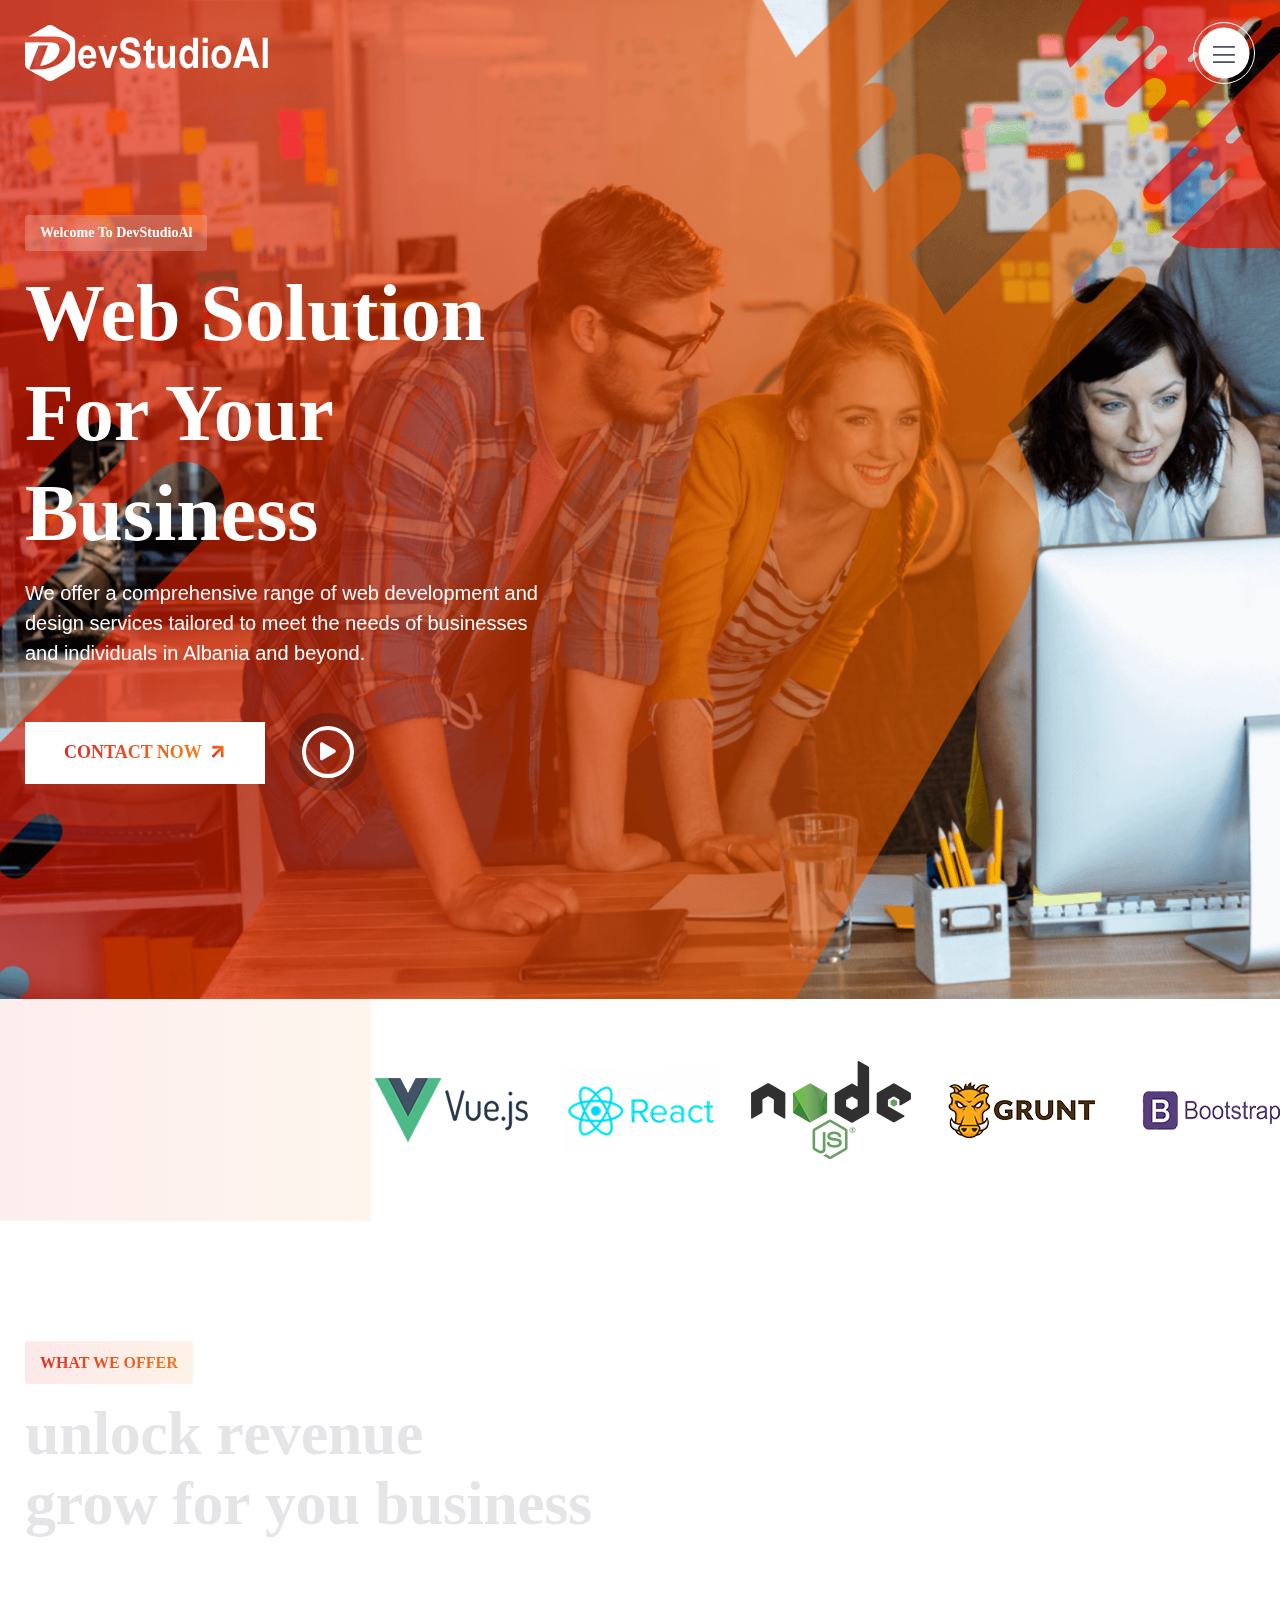
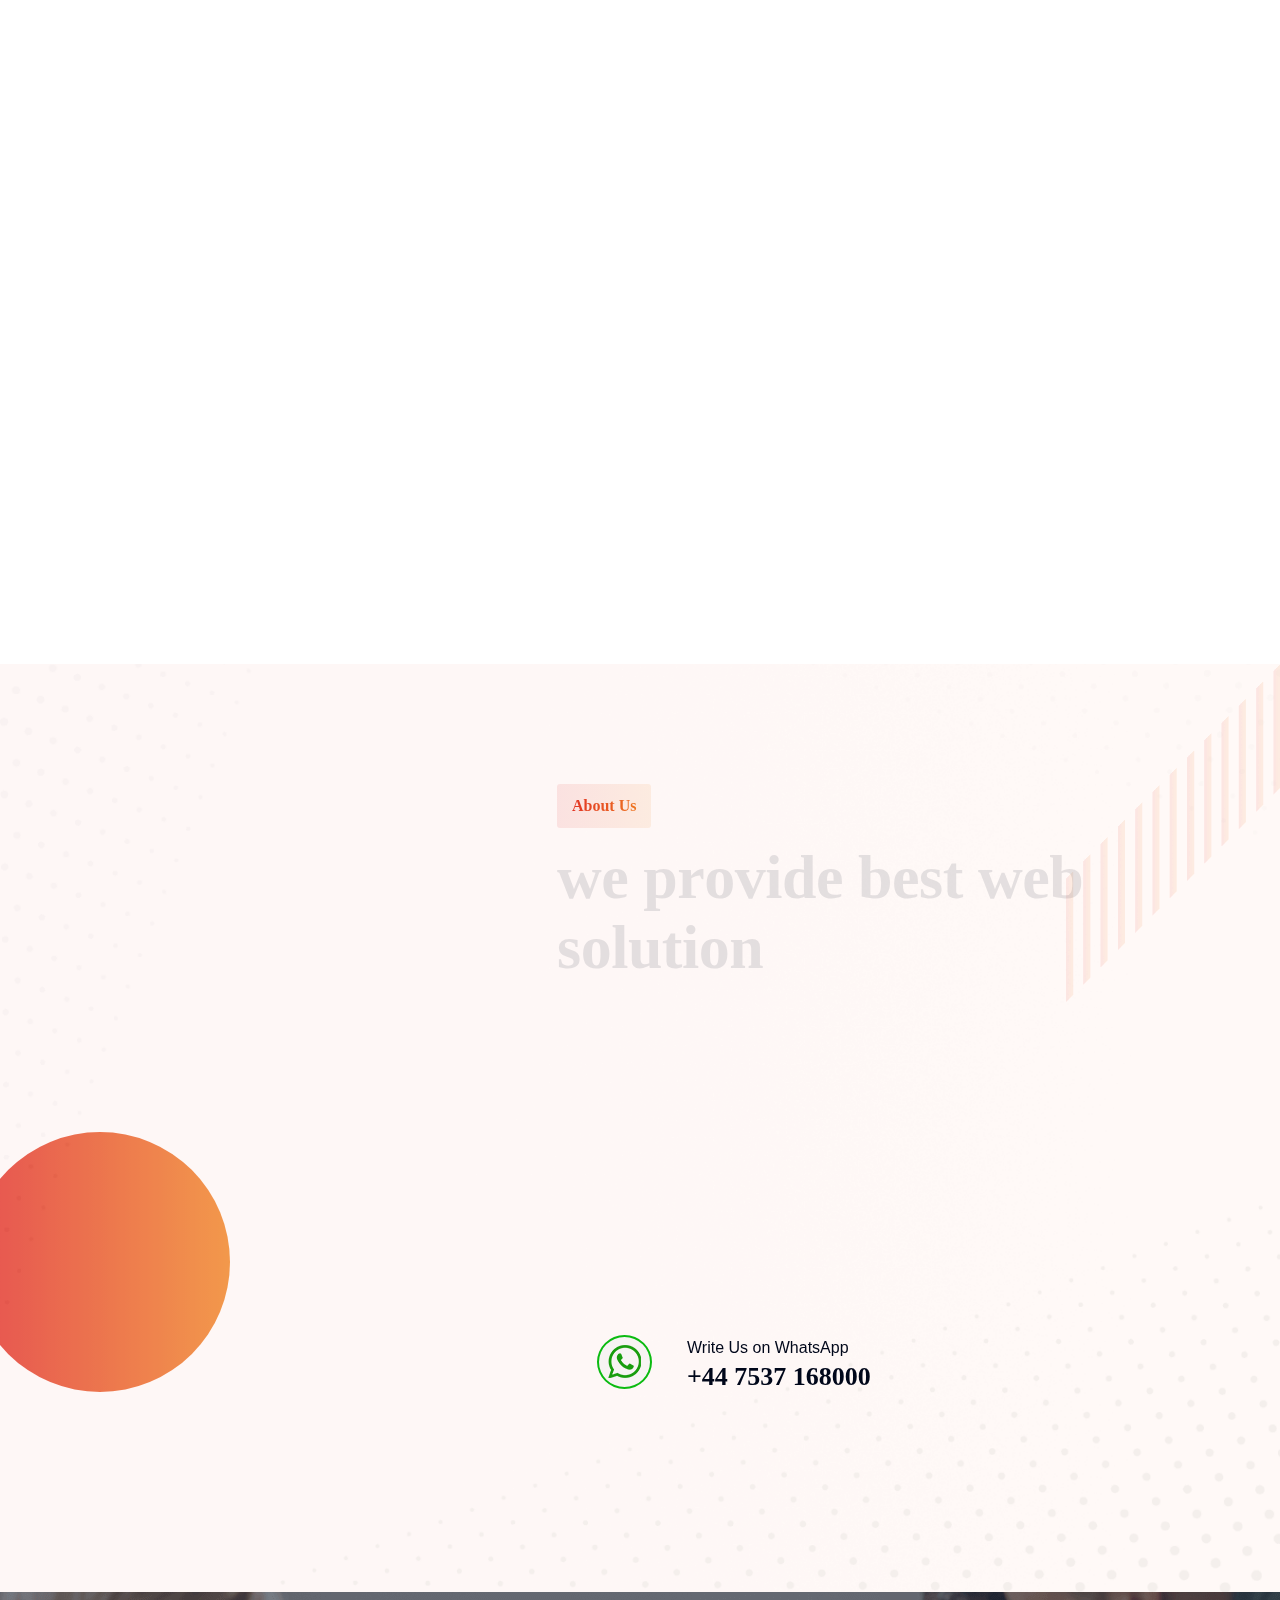
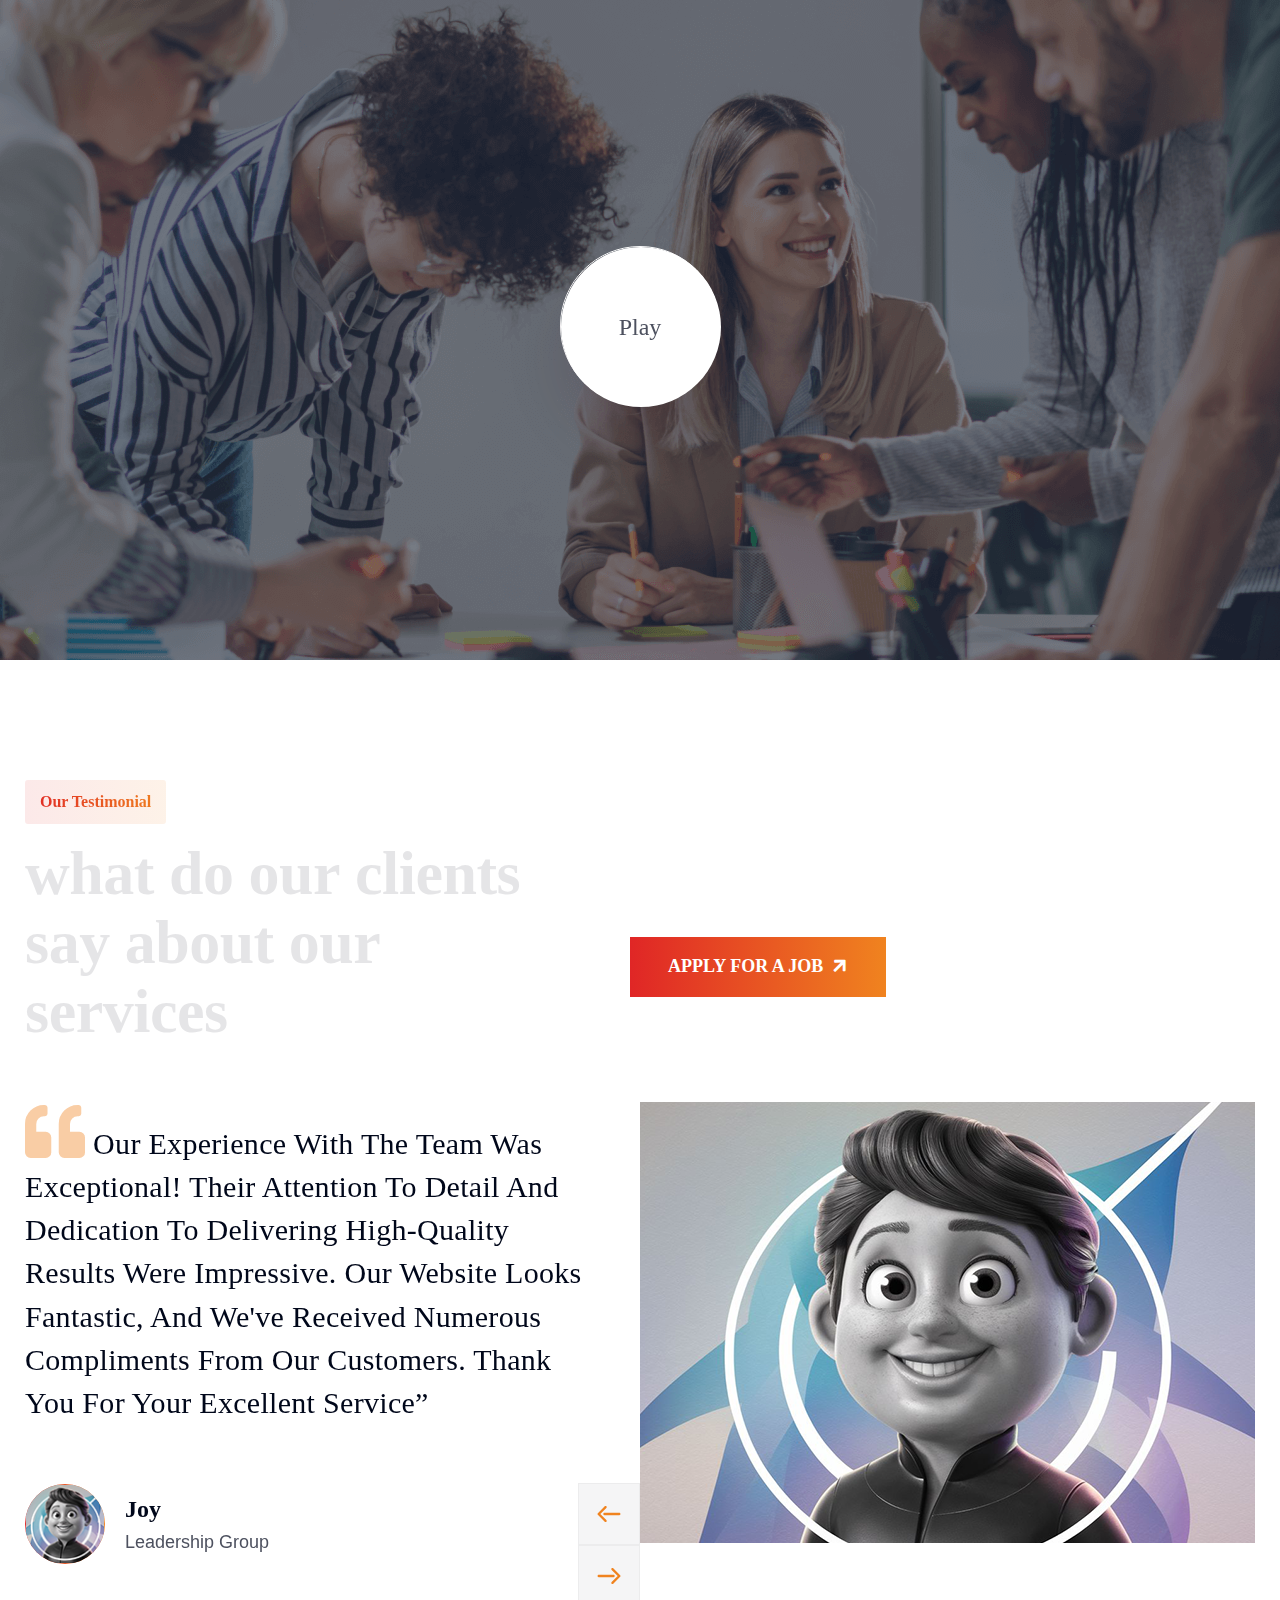
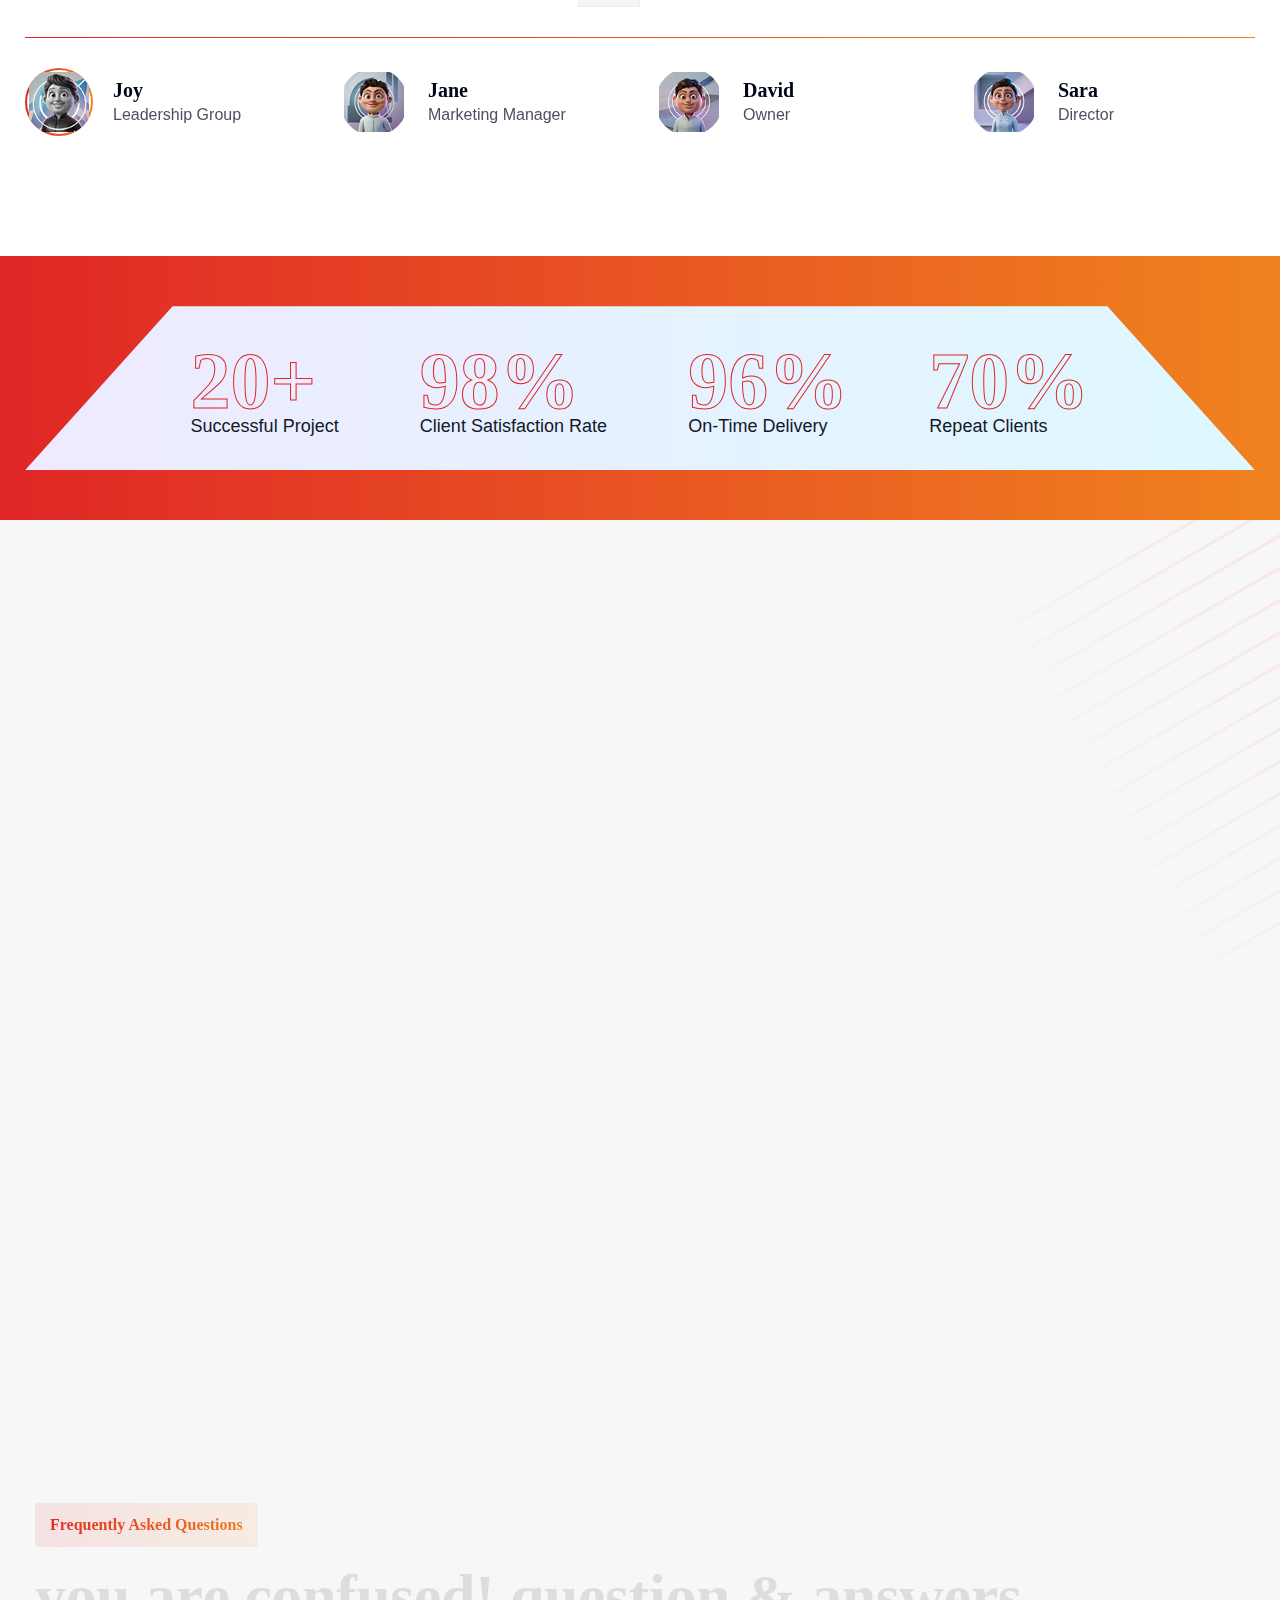
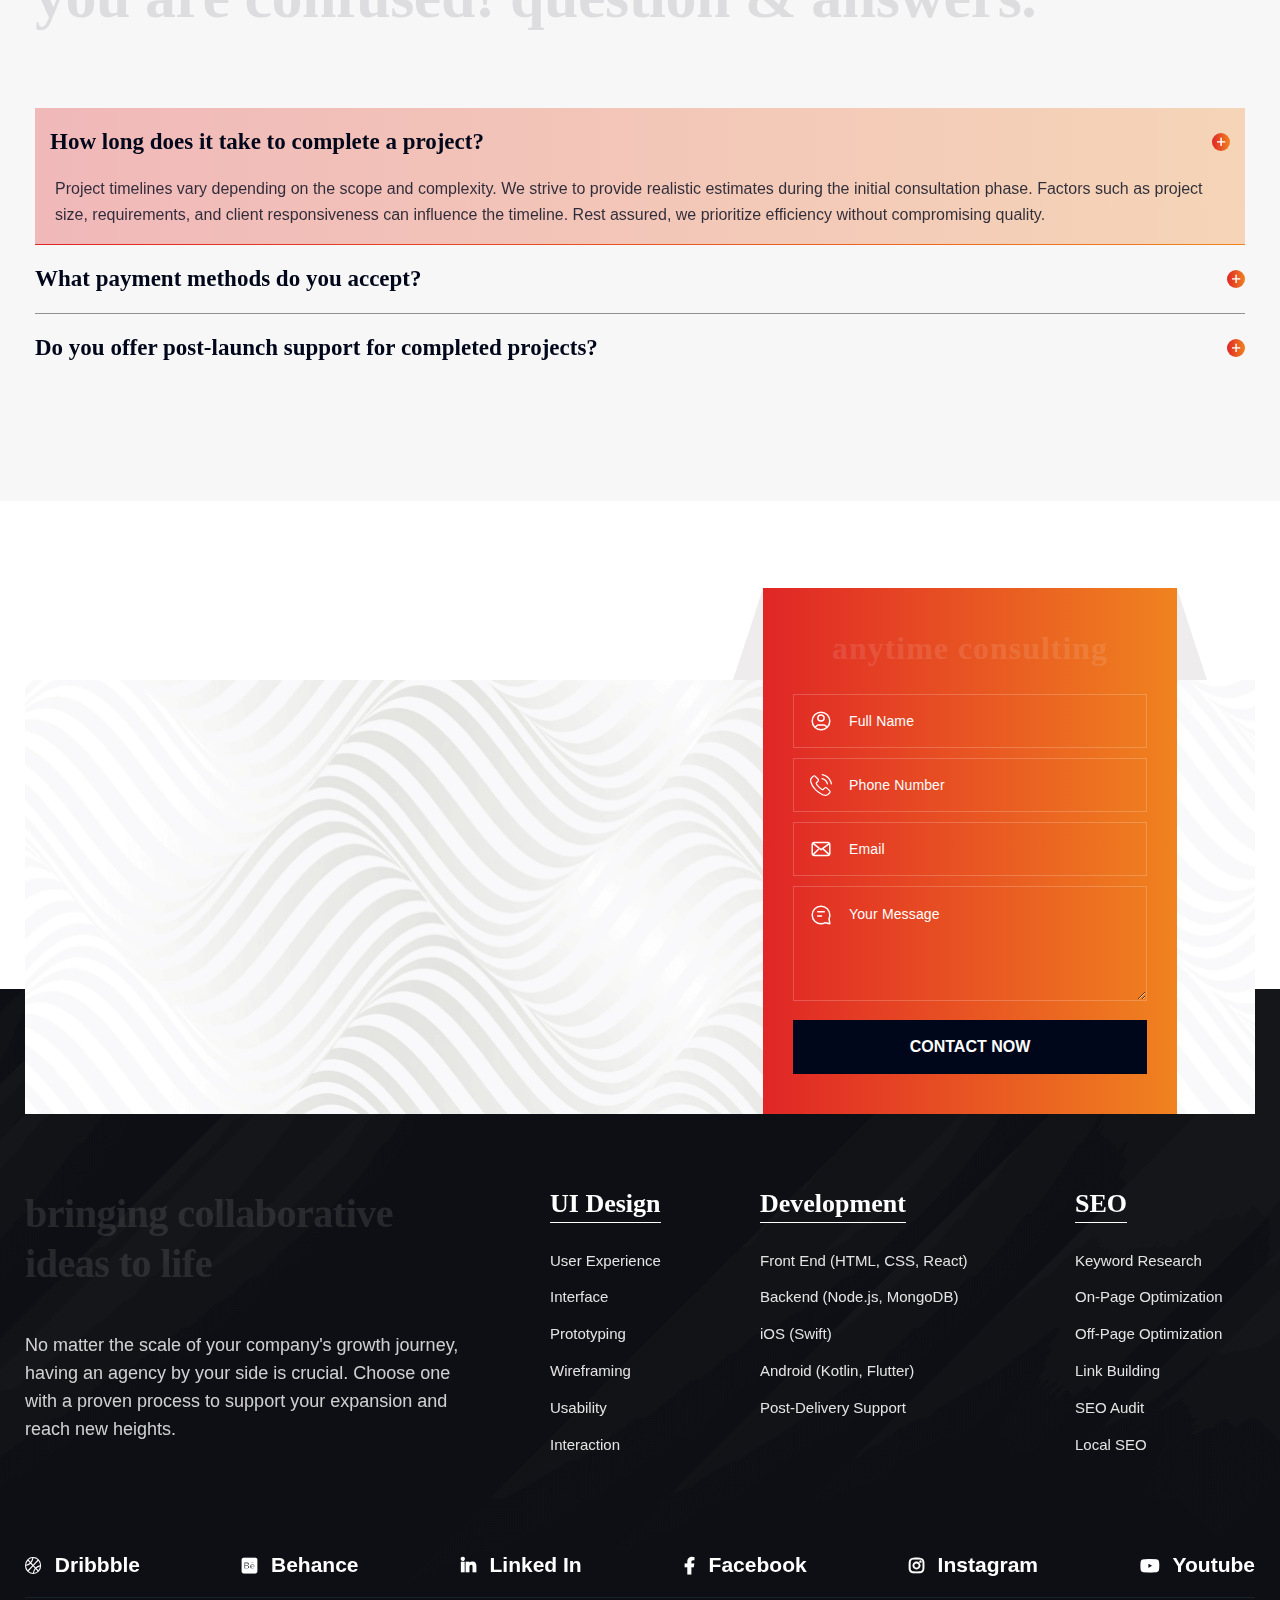
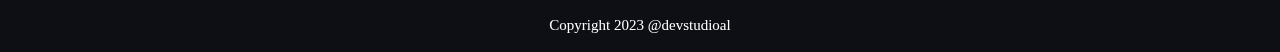
<file: index.html>
<!Doctype html>
<html class="no-js" lang="zxx">
<head>
    <meta charset="utf-8">
    <meta http-equiv="x-ua-compatible" content="ie=edge">
    <meta name="viewport" content="width=device-width, initial-scale=1">
    <title>DevStudioAl - Web Solution For Your Business</title>
    <meta name="description" content="Your comprehensive solution for Website Development, Web Design, Responsive Design, E-commerce Solutions, CMS, SEO Optimization, and Maintenance & Support. Based in Albania, trusted worldwide.">
    <meta name="keywords" content="Website Development, Web Design, Responsive Design, E-commerce, CMS, SEO, Maintenance, Support, Web Solutions, Albanian Development">
    <meta name="author" content="DevStudioAl">
    <meta name="robots" content="index, follow"> <!-- Allow search engine indexing -->
    <!-- Canonical URL -->
    <link rel="canonical" href="https://devstudioal.com/"> <!-- Canonical URL for avoiding duplicate content -->
    
 <!-- Open Graph Meta Tags (for social media sharing) -->
    <meta property="og:type" content="website">
<meta property="og:title" content="DevStudioAl - Web Solution For Your Business">
<meta property="og:description" content="Your comprehensive solution for Website Development, Web Design, Responsive Design, E-commerce Solutions, CMS, SEO Optimization, and Maintenance & Support. Based in Albania, trusted worldwide.">
<meta property="og:url" content="https://devstudioal.com/">
<meta property="og:image" content="assets/img/new_home/logo/logo-icon.png">

    <link rel="shortcut icon" href="assets/img/logo/f-icon.png" type="image/x-icon">
    <!-- Place favicon.ico in the root directory -->

    <!-- CSS here -->
    <link rel="stylesheet" href="assets/css/bootstrap.min.css">
    <link rel="stylesheet" href="assets/css/fontawesome.css">
    <link rel="stylesheet" href="assets/css/flaticon_aina.css">
    <link rel="stylesheet" href="assets/css/animate.css">
    <link rel="stylesheet" href="assets/css/global.css">
    <link rel="stylesheet" href="assets/css/swiper.min.css">
    <link rel="stylesheet" href="assets/css/meanmenu.css">
    <link rel="stylesheet" href="assets/css/magnific-popup.css">
    <link rel="stylesheet" href="assets/css/style.css">
</head>

<body class="home-6">
    <!-- mobile-menu-start -->
    <div class="sidemenu-area sidemenu_1_active">

        <!-- close-btn -->
        <div class="sidemenu-close-btn sidemenu_close_btn">
            <i class="far fa-chevron-left"></i>
        </div>

        <!-- profile -->
        <div class="sidemenu-profile mb-30 is_show">
            <div class="img">
                <img src="assets/img/new_home/logo/logo-icon.png" alt="">
            </div>
            <h6 class="name">DevStudioAl</h6>
        </div>

        <div class="h1-sidebar-menu">
            <div class="sidebar-menu ul-li-block">
                <ul>
                 <li><a href="index.html" target="_blank">Home</a></li>
                            <li><a href="contact.html" target="_blank">Contact</a></li>
                            <li><a href="job-apply.html" target="_blank">Jop Apply</a></li>
                            <li><a href="terms-condition.html" target="_blank">Terms & Condition</a></li>
                            <li><a href="privacy-policy.html" target="_blank">Privacy Policy</a></li>
                        </ul>
                    </li>
                </ul>
            </div>
        </div>

        <!-- mobile-menu -->
        <div class="sidebar-mobile-menu-wrap is_show">
            <div class="mobile_menu">

            </div>
        </div>

        <!-- social-link -->
        <div class="sidemenu-social-link mb-30 is_show">
            <h6 class="title">connect Social</h6>
            <ul>
                <li>
                    <a href="redirect.html"><i class="fab fa-facebook-f"></i></a>
                </li>
                <li>
                    <a href="https://www.youtube.com/@DevStudioAl"><i class="fab fa-youtube"></i></a>
                </li>
                <li>
                    <a href="#"><i class="fab fa-instagram"></i></a>
                </li>
                <li>
                    <a href="https://www.linkedin.com/company/devstudioal"><i class="fab fa-linkedin-in"></i></a>
                </li>
            </ul>
        </div>

        <!-- contact-info -->
        <div class="sidemenu-contact-info is_show">
            <h6 class="title">Contact Information</h6>
            <div class="info-box-wrap">
                <div class="info-box">
                    <h6 class="title"><i class="fas fa-phone"></i>Phone</h6>
                    <p>+44 7537 168000 </p>
                </div>
                <div class="info-box">
                    <h6 class="title"><i class="fas fa-envelope"></i>Email</h6>
                    <p>info@devstudioal.com</p>
                </div>
            </div>
        </div>

    </div>

    <div class="offcanvas-overlay"></div>
    <!-- mobile-menu-end -->

    <!-- header-start -->
    <header> 
        <div class="hpt-header-1-area header-1-transparent sticky_header_1">
            <div class="hpt-header-1-wrap">
                <div class="container h1-container">
                    <div class="hpt-header-1-content">

                        <!-- header-logo -->
                        <a class="hpt-header-1-logo" href="index.html">
                            <img src="assets/img/new_home/logo/Logo-white.png" alt="logo">
                        </a>

                        <!-- header-action -->
                        <div class="hpt-header-1-action">

                            <!-- mobile-menu-button -->
                            <button class="hpt-menu-btn-1 menu_toggle_1">
                                <i class="fal fa-bars"></i>
                            </button>

                        </div>

                    </div>
                </div>
            </div>
        </div>
    </header>
    <!-- header-end -->


    <!-- hero-start -->
    <div class="hpt-hero-1-area">
        <div class="hpt-hero-1-slider">
            <div class="hero-1-bg-img"  >
                <img class="" src="assets/img/new_home/hero/hero-1-bg-img.png" alt="">
            </div>
            <img src="assets/img/new_home/bg-shape/hero-1-bg-shape-1.png" alt="" class="hero-1-bg-shape-1 wow fadeInLeft" data-wow-duration="1.5s" >
            <img src="assets/img/new_home/bg-shape/hero-1-bg-shape-2.png" alt="" class="hero-1-bg-shape-2 wow fadeInRight" data-wow-duration="1.5s" data-wow-delay=".5s" >

            <div class="container h1-container">
                <div class="hpt-hero-1-slider-content ">

                    <h6 class="hero-1-subtitle wow fadeInLeft" data-wow-duration="1.5s" data-wow-delay=".5s" >Welcome to DevStudioAl</h6>
                    <h1 class="hero-1-title wow fadeInLeft" data-wow-duration="1.5s" data-wow-delay=".7s" >Web Solution For Your Business</h1>
                    <p class="hero-1-pera wow fadeInLeft" data-wow-duration="1.5s" data-wow-delay=".9s" >We offer a comprehensive range of web development and design services tailored to meet the needs of businesses and individuals in Albania and beyond. </p>

                    <div class="hero-btn-wrap wow fadeInUp" data-wow-duration="1.5s" data-wow-delay="1s">
                        <a href="contact.html" target="_blank" class="hpt-btn-1" >
                            <span class="text">Contact Now</span>
                            <i class="fas fa-arrow-right"></i>
                        </a>

                        <a class="hero-1-play-btn-wrap popup-video" href="https://www.youtube.com/watch?v=3aZQnL9FGsI">
                            <span class="play-btn-1" >
                                <i class="fas fa-play"></i>
                            </span>
                            <span class="play-btn-text"></span>
                        </a>

                    </div>
                </div>

            </div>
        </div>
    </div>
    <!-- hero-end -->

    <!-- client-logo-start -->
    <section class="hpt-client-logo-1-area">
        <div class="htp-client-logo-1-wrap">

            <!-- left-title -->
            <div class="title-wrap">
                <h5 class="title reveal-type" >our skills</h5>
            </div>


            <!-- slider -->
            <div class="hpt-client-logo-1-slider-wrap">
                <div class="hpt-client-logo-1-slider">
                    <div class="hpt-client-logo-1-slider-single">
                        <img src="assets/img/new_home/company-logo/client-logo-1.png" alt="">
                    </div>
                    <div class="hpt-client-logo-1-slider-single">
                        <img src="assets/img/new_home/company-logo/client-logo-2.png" alt="">
                    </div>
                    <div class="hpt-client-logo-1-slider-single">
                        <img src="assets/img/new_home/company-logo/client-logo-3.png" alt="">
                    </div>
                    <div class="hpt-client-logo-1-slider-single">
                        <img src="assets/img/new_home/company-logo/client-logo-4.png" alt="">
                    </div>
                    <div class="hpt-client-logo-1-slider-single">
                        <img src="assets/img/new_home/company-logo/client-logo-5.png" alt="">
                    </div>
                    <div class="hpt-client-logo-1-slider-single">
                        <img src="assets/img/new_home/company-logo/client-logo-6.png" alt="">
                    </div>
                    <div class="hpt-client-logo-1-slider-single">
                        <img src="assets/img/new_home/company-logo/client-logo-4.png" alt="">
                    </div>
                    <div class="hpt-client-logo-1-slider-single">
                        <img src="assets/img/new_home/company-logo/client-logo-2.png" alt="">
                    </div>
                    <div class="hpt-client-logo-1-slider-single">
                        <img src="assets/img/new_home/company-logo/client-logo-3.png" alt="">
                    </div>
                    <div class="hpt-client-logo-1-slider-single">
                        <img src="assets/img/new_home/company-logo/client-logo-5.png" alt="">
                    </div>
                    <div class="hpt-client-logo-1-slider-single">
                        <img src="assets/img/new_home/company-logo/client-logo-1.png" alt="">
                    </div>
                    <div class="hpt-client-logo-1-slider-single">
                        <img src="assets/img/new_home/company-logo/client-logo-2.png" alt="">
                    </div>
                    <div class="hpt-client-logo-1-slider-single">
                        <img src="assets/img/new_home/company-logo/client-logo-4.png" alt="">
                    </div>
                    <div class="hpt-client-logo-1-slider-single">
                        <img src="assets/img/new_home/company-logo/client-logo-2.png" alt="">
                    </div>
                    <div class="hpt-client-logo-1-slider-single">
                        <img src="assets/img/new_home/company-logo/client-logo-3.png" alt="">
                    </div>
                    <div class="hpt-client-logo-1-slider-single">
                        <img src="assets/img/new_home/company-logo/client-logo-4.png" alt="">
                    </div>
                    <div class="hpt-client-logo-1-slider-single">
                        <img src="assets/img/new_home/company-logo/client-logo-5.png" alt="">
                    </div>
                </div>
            </div>


        </div>
    </section>
    <!-- client-logo-end -->

    <!-- offer-start -->
    <section class="hpt-offer-1-area pt-120 pb-120">
        <div class="container h1-container">

            <!-- section title -->
            <div class="hpt-offer-1-section-title mb-35">
                <div class="left">
                    <div class="hpt-subtitle-1-wrap">
                        <h6 class="hpt-subtitle-1">WHAT WE OFFER</h6>
                    </div>
                    <h2 class="hpt-title-1 reveal-type ">Unlock Revenue <br> Grow for you Business</h2>
                </div>
            </div>

            <div class="hpt-offer-1-item-wrap">

                <!-- single-item -->
                <div class="hpt-offer-1-item-single active wow fadeInUp " data-wow-delay=".3s">

                    <!-- normal-content -->
                    <div class="hpt-offer-1-item-single-normal">
                        <div class="offer-1-icon">
                            <img src="assets/img/new_home/offer/offer-icon-1.png" alt="" class="icon">
                            <img src="assets/img/new_home/offer/offer-shape-1.png" alt="" class="shape-1">
                        </div>
                        <h5 class="offer-1-title ">
                            Branding & Illustration
                        </h5>
                    </div>

                    <!-- hover-content -->
                    <div class="hpt-offer-1-item-single-hover-position">
                        <div class="hpt-offer-1-item-single-hover bg-default" data-background="assets/img/new_home/offer/offer-img-1.png">
                            <div class="offer-1-icon">
                                <img src="assets/img/new_home/offer/offer-color-icon-1.png" alt="" class="icon">
                                <img src="assets/img/new_home/offer/offer-shape-2.png" alt="" class="shape-2">
                            </div>
                            <h3 class="offer-1-title ">
                                Branding & Illustration
                            </h3>
                            <ul class="offer-1-feature" >
                                <li>
                                    <img src="assets/img/new_home/icon/check-style.png" alt="">
                                    Brand Identity Design
                                </li>
                                <li>
                                    <img src="assets/img/new_home/icon/check-style.png" alt="">
                                    Custom Illustration Services
                                </li>
                                <li>
                                    <img src="assets/img/new_home/icon/check-style.png" alt="">
                                    Brand Collateral Design
                                </li>
                                <li>
                                    <img src="assets/img/new_home/icon/check-style.png" alt="">
                                    Brand Strategy Consultation
                                </li>
                            </ul>
                        </div>
                    </div>

                </div>

                <!-- single-item -->
                <div class="hpt-offer-1-item-single wow fadeInUp " data-wow-delay=".4s">

                    <!-- normal-content -->
                    <div class="hpt-offer-1-item-single-normal">
                        <div class="offer-1-icon">
                            <img src="assets/img/new_home/offer/offer-icon-2.png" alt="" class="icon">

                            <img src="assets/img/new_home/offer/offer-shape-1.png" alt="" class="shape-1">
                        </div>
                        <h5 class="offer-1-title">
                            UI/UX Design Professionals
                        </h5>
                    </div>

                    <!-- hover-content -->
                    <div class="hpt-offer-1-item-single-hover-position">
                        <div class="hpt-offer-1-item-single-hover bg-default" data-background="assets/img/new_home/offer/offer-img-1.png">
                            <div class="offer-1-icon">
                                <img src="assets/img/new_home/offer/offer-color-icon-2.png" alt="" class="icon">
                                <img src="assets/img/new_home/offer/offer-shape-2.png" alt="" class="shape-2">
                            </div>
                            <h3 class="offer-1-title">
                                UI/UX Design From Professionals
                            </h3>
                            <ul class="offer-1-feature" >
                                <li>
                                    <img src="assets/img/new_home/icon/check-style.png" alt="">
                                    User Interface (UI) Design
                                </li>
                                <li>
                                    <img src="assets/img/new_home/icon/check-style.png" alt="">
                                    User Experience (UX) Design
                                </li>
                                <li>
                                    <img src="assets/img/new_home/icon/check-style.png" alt="">
                                    Responsive Design
                                </li>
                                <li>
                                    <img src="assets/img/new_home/icon/check-style.png" alt="">
                                    Interaction Design
                                </li>
                            </ul>
                        </div>
                    </div>

                </div>

                <!-- single-item -->
                <div class="hpt-offer-1-item-single wow fadeInUp" data-wow-delay=".5s">

                    <!-- normal-content -->
                    <div class="hpt-offer-1-item-single-normal">
                        <div class="offer-1-icon">
                            <img src="assets/img/new_home/offer/offer-icon-3.png" alt="" class="icon">

                            <img src="assets/img/new_home/offer/offer-shape-1.png" alt="" class="shape-1">
                        </div>
                        <h5 class="offer-1-title">
                            Web Developments
                        </h5>
                    </div>

                    <!-- hover-content -->
                    <div class="hpt-offer-1-item-single-hover-position">
                        <div class="hpt-offer-1-item-single-hover bg-default" data-background="assets/img/new_home/offer/offer-img-1.png">
                            <div class="offer-1-icon">
                                <img src="assets/img/new_home/offer/offer-color-icon-3.png" alt="" class="icon">
                                <img src="assets/img/new_home/offer/offer-shape-2.png" alt="" class="shape-2">
                            </div>
                            <h3 class="offer-1-title">
                                Web Developments
                            </h3>
                            <ul class="offer-1-feature" >
                                <li>
                                    <img src="assets/img/new_home/icon/check-style.png" alt="">
                                    Custom Website Development
                                </li>
                                <li>
                                    <img src="assets/img/new_home/icon/check-style.png" alt="">
                                    E-commerce Solutions
                                </li>
                                <li>
                                    <img src="assets/img/new_home/icon/check-style.png" alt="">
                                    Content Management Systems (CMS)
                                </li>
                                <li>
                                    <img src="assets/img/new_home/icon/check-style.png" alt="">
                                    Website Redesign and Optimization
                                </li>
                            </ul>
                        </div>
                    </div>

                </div>

                <!-- single-item -->
                <div class="hpt-offer-1-item-single wow fadeInUp" data-wow-delay=".6s">

                    <!-- normal-content -->
                    <div class="hpt-offer-1-item-single-normal">
                        <div class="offer-1-icon">
                            <img src="assets/img/new_home/offer/offer-icon-4.png" alt="" class="icon">
                            <img src="assets/img/new_home/offer/offer-shape-1.png" alt="" class="shape-1">
                        </div>
                        <h5 class="offer-1-title">
                            Mobile Application
                        </h5>
                    </div>

                    <!-- hover-content -->
                    <div class="hpt-offer-1-item-single-hover-position">
                        <div class="hpt-offer-1-item-single-hover bg-default" data-background="assets/img/new_home/offer/offer-img-1.png">
                            <div class="offer-1-icon">
                                <img src="assets/img/new_home/offer/offer-color-icon-4.png" alt="" class="icon">
                                <img src="assets/img/new_home/offer/offer-shape-2.png" alt="" class="shape-2">
                            </div>
                            <h3 class="offer-1-title">
                                Mobile Application
                            </h3>
                            <ul class="offer-1-feature" >
                                <li>
                                    <img src="assets/img/new_home/icon/check-style.png" alt="">
                                    Native Mobile App Development
                                </li>
                                <li>
                                    <img src="assets/img/new_home/icon/check-style.png" alt="">
                                    Cross-Platform App Development
                                </li>
                                <li>
                                    <img src="assets/img/new_home/icon/check-style.png" alt="">
                                    Mobile App UI/UX Design
                                </li>
                                <li>
                                    <img src="assets/img/new_home/icon/check-style.png" alt="">
                                    App Maintenance and Support
                                </li>
                            </ul>
                        </div>
                    </div>

                </div>

                <!-- single-item -->
                <div class="hpt-offer-1-item-single wow fadeInUp" data-wow-delay=".7s">

                    <!-- normal-content -->
                    <div class="hpt-offer-1-item-single-normal">
                        <div class="offer-1-icon">
                            <img src="assets/img/new_home/offer/offer-icon-5.png" alt="" class="icon">
                            <img src="assets/img/new_home/offer/offer-shape-1.png" alt="" class="shape-1">
                        </div>
                        <h5 class="offer-1-title">
                            Product & 3D Animation
                        </h5>
                    </div>

                    <!-- hover-content -->
                    <div class="hpt-offer-1-item-single-hover-position">
                        <div class="hpt-offer-1-item-single-hover bg-default" data-background="assets/img/new_home/offer/offer-img-1.png">
                            <div class="offer-1-icon">
                                <img src="assets/img/new_home/offer/offer-color-icon-5.png" alt="" class="icon">
                                <img src="assets/img/new_home/offer/offer-shape-2.png" alt="" class="shape-2">
                            </div>
                            <h3 class="offer-1-title">
                                Product & 3D Animation
                            </h3>
                            <ul class="offer-1-feature" >
                                <li>
                                    <img src="assets/img/new_home/icon/check-style.png" alt="">
                                    Product Visualization
                                </li>
                                <li>
                                    <img src="assets/img/new_home/icon/check-style.png" alt="">
                                    Architectural Visualization
                                </li>
                                <li>
                                    <img src="assets/img/new_home/icon/check-style.png" alt="">
                                    Character Animation
                                </li>
                                <li>
                                    <img src="assets/img/new_home/icon/check-style.png" alt="">
                                    Motion Graphics
                                </li>
                            </ul>
                        </div>
                    </div>

                </div>

            </div>

        </div>
    </section>
    <!-- offer-end -->

    <!-- about-start -->
    <section class="hpt-about-1-area pt-120 bg-default" data-background="assets/img/new_home/bg-shape/about-1-img-1.png">
        <img src="assets/img/new_home/bg-shape/about-1-bg-shape-2.png" alt="" class="about-1-bg-shape skewElem">

        <div class="container h1-container">
            <div class="hpt-about-1-wrap">
                <div class="hpt-about-1-img">
                    <div class="about-1-img-1 fadeInLeft wow">
                        <img src="assets/img/new_home/about/about-1-img-1.png" alt="">
                    </div>
                    <div class="about-1-img-2 fadeInUp wow">
                        <img src="assets/img/new_home/about/about-1-img-2.png" alt="">
                    </div>
                    <span class="bg-shape skewElem"></span>
                </div>

                <div class="hpt-about-1-content">
                    <div class="hpt-about-1-section-title">
                        <div class="hpt-subtitle-1-wrap">
                            <h6 class="hpt-subtitle-1">about us</h6>
                        </div>
                        <h2 class="hpt-title-1 reveal-type">We Provide Best Web Solution </h2>
                    </div>
                    <div class="hpt-about-1-content-inner ">
                        <p class="hpt-section-pera reveal-type-2">Elevate your online presence with our top-notch web solutions. From responsive design to e-commerce and SEO, we offer tailored services for your needs. Trust us to be your partner in achieving digital success.</p>

                        <div class="hpt-about-1-feature mb-50 wow fadeIn">
                            <h5 class="item">
                                <img src="assets/img/new_home/about/about-1-icon-1.png" alt="" class="icon">
                                Dedicated Team
                            </h5>
                            <h5 class="item">
                                <img src="assets/img/new_home/about/about-1-icon-2.png" alt="" class="icon">
                                Setup
                            </h5>
                            <h5 class="item">
                                <img src="assets/img/new_home/about/about-1-icon-3.png" alt="" class="icon">
                                24/7 Hours Support
                            </h5>
                            <h5 class="item">
                                <img src="assets/img/new_home/about/about-1-icon-4.png" alt="" class="icon">
                                Winning Award
                            </h5>
                        </div>

                        <div class="hpt-about-1-btn-wrap fadeIn">
                            <div class="call-btn-wrap">
                                <a class="call-btn-1" href="https://wa.me/447537168000?text=Hello%2C%20I%20have%20a%20question" target="_blank">
                                <img src="assets/img/new_home/icon/phone-call.png" alt="" class="icon">
                                </a>
                                <div class="call-content">
                                    <span class="call-us" >Write Us on WhatsApp</span>
                                     <h6 class="number">+44 7537 168000</h6>
                                </div>
                            </div>
                        </div>

                    </div>
                </div>
            </div>
        </div>
    </section>
    <!-- about-end -->

    <!-- project-start -->
   
    <!-- project-end -->

    <!-- video-section-start -->
    <div class="hpt-video-1-area">
        <div class="hpt-video-1-wrap">
            <div class="hpt-video-1-item">
                <div class="video-1-img">
                    <img src="assets/img/new_home/video/video-1-main-img-1.png" alt="">
                </div>
                <div class="hpt-video-1-item-btn">
                    <a class="play-btn-2 popup-video play_btn_animation popup-video" href="https://www.youtube.com/watch?v=SM0lXOqEWaQ">
                        <span class="play-btn-2-text">
                            play
                        </span>
                    </a>
                </div>
            </div>
        </div>
    </div>
    <!-- video-section-end -->

    <!-- testimonial-start -->
    <section class="hpt-testimonial-1-area pt-120 pb-120">
        <div class="container h1-container">
            <div class="hpt-testimonial-1-title mb-55">
                <div class="left">
                    <div class="hpt-subtitle-1-wrap">
                        <h6 class="hpt-subtitle-1">our testimonial</h6>
                    </div>
                    <h2 class="hpt-title-1 reveal-type">What do our clients say about our services</h2>
                </div>
                <div class="right">
                    <p class="hpt-section-pera reveal-type-2">Discover what our clients have to say about their experience with us. Read through our testimonials to see how we've helped businesses like yours succeed</p>
                    <a href="job-apply.html" class="hpt-btn-2">
                        <span class="text">Apply for a Job</span>
                        <i class="fas fa-arrow-right"></i>
                    </a>
                </div>
            </div>

            <!-- slider- -->
            <div class="hpt-testimonial-1-slider-wrap">

                <!-- slider-left -->
                <div class="swiper hpt-testimonial-1-slider-1">
                    <div class="swiper-container testimonial-1-1">
                        <div class="swiper-wrapper">


                            <!-- single-slider -->
                            <div class="swiper-slide">
                                <div class="hpt-testimonial-1-slider-1-content">
                                    <div class="left">
                                        <h6 class="text">
                                            <span class="qoute-icon " ><i class="fas fa-quote-left"></i></span>
                                            Our experience with the team was exceptional! Their attention to detail and dedication to delivering high-quality results were impressive. Our website looks fantastic, and we've received numerous compliments from our customers. Thank you for your excellent service” 
                                        </h6>
                                        <div class="parson-wrap">
                                            <div class="parson-img">
                                                <img src="assets/img/new_home/testimonial/testimonial-1-author-img-1.png" alt="">
                                            </div>
                                            <div class="parson-content">
                                                <a href="#" class="name">Joy</a>
                                                <span class="bio">Leadership Group</span>
                                            </div>
                                        </div>
                                    </div>
                                    <div class="right">
                                        <div class="slide-img">
                                            <img src="assets/img/new_home/testimonial/testimonial-1-img-1.png" alt="">
                                        </div>
                                    </div>
                                </div>
                            </div>

                            <!-- single-slider -->
                            <div class="swiper-slide">
                                <div class="hpt-testimonial-1-slider-1-content">
                                    <div class="left">
                                        <h6 class="text">
                                            <span class="qoute-icon" ><i class="fas fa-quote-left"></i></span>
                                            Working with the team was a breeze! They were responsive, professional, and highly skilled. They took the time to understand our needs and delivered a website that perfectly reflects our brand. We couldn't be happier with the results” 
                                        </h6>
                                        <div class="parson-wrap">
                                            <div class="parson-img">
                                                <img src="assets/img/new_home/testimonial/testimonial-1-author-img-2.png" alt="">
                                            </div>
                                            <div class="parson-content">
                                                <a href="#" class="name">Jane</a>
                                                <span class="bio">Marketing Manager</span>
                                            </div>
                                        </div>
                                    </div>
                                    <div class="right">
                                        <div class="slide-img">
                                            <img src="assets/img/new_home/testimonial/testimonial-1-img-2.png" alt="">
                                        </div>
                                    </div>
                                </div>
                            </div>

                            <!-- single-slider -->
                            <div class="swiper-slide">
                                <div class="hpt-testimonial-1-slider-1-content">
                                    <div class="left">
                                        <h6 class="text">
                                            <span class="qoute-icon" ><i class="fas fa-quote-left"></i></span>
                                            I highly recommend their services for anyone looking for top-notch web solutions. Their expertise and creativity transformed our online presence, resulting in increased traffic and conversions. They truly understand the importance of user experience and design. Thank you for your outstanding work.” 
                                        </h6>
                                        <div class="parson-wrap">
                                            <div class="parson-img">
                                                <img src="assets/img/new_home/testimonial/testimonial-1-author-img-3.png" alt="">
                                            </div>
                                            <div class="parson-content">
                                                <a href="#" class="name">David</a>
                                                <span class="bio">Owner</span>
                                            </div>
                                        </div>
                                    </div>
                                    <div class="right">
                                        <div class="slide-img">
                                            <img src="assets/img/new_home/testimonial/testimonial-1-img-3.png" alt="">
                                        </div>
                                    </div>
                                </div>
                            </div>

                            <!-- single-slider -->
                            <div class="swiper-slide">
                                <div class="hpt-testimonial-1-slider-1-content">
                                    <div class="left">
                                        <h6 class="text">
                                            <span class="qoute-icon" ><i class="fas fa-quote-left"></i></span>
                                            The team is simply the best! From start to finish, they provided excellent service and support. Their team went above and beyond to ensure our website not only looks great but also performs exceptionally well. We're thrilled with the outcome and look forward to working with them again in the future.” 
                                        </h6>
                                        <div class="parson-wrap">
                                            <div class="parson-img">
                                                <img src="assets/img/new_home/testimonial/testimonial-1-author-img-4.png" alt="">
                                            </div>
                                            <div class="parson-content">
                                                <a href="#" class="name">Sara</a>
                                                <span class="bio">Director</span>
                                            </div>
                                        </div>
                                    </div>
                                    <div class="right">
                                        <div class="slide-img">
                                            <img src="assets/img/new_home/testimonial/testimonial-1-img-4.png" alt="">
                                        </div>
                                    </div>
                                </div>
                            </div>


                        </div>

                        <div class="hpt-testimonial-1-sider-btn-wrap">
                            <div class="left-btn testimonial-1-prev-btn">
                                <svg width="28" height="28" viewBox="0 0 28 28" fill="none" xmlns="http://www.w3.org/2000/svg">
                                    <path d="M9.40741 12.8519L24.3333 12.8519C24.6378 12.8519 24.9299 12.9729 25.1452 13.1882C25.3605 13.4035 25.4815 13.6955 25.4815 14C25.4815 14.3046 25.3605 14.5966 25.1452 14.8119C24.9299 15.0272 24.6378 15.1482 24.3333 15.1482L9.40741 15.1482C9.1029 15.1482 8.81087 15.0272 8.59555 14.8119C8.38023 14.5966 8.25926 14.3046 8.25926 14C8.25926 13.6955 8.38023 13.4035 8.59555 13.1882C8.81087 12.9729 9.1029 12.8519 9.40741 12.8519Z" fill="url(#paint0_linear_40_525)"/>
                                    <path d="M10.5556 5.96297C10.7067 5.9621 10.8565 5.99106 10.9963 6.0482C11.1362 6.10534 11.2635 6.18953 11.3707 6.29594C11.4784 6.40267 11.5638 6.52966 11.6221 6.66957C11.6804 6.80948 11.7104 6.95955 11.7104 7.11112C11.7104 7.26269 11.6804 7.41276 11.6221 7.55267C11.5638 7.69259 11.4784 7.81957 11.3707 7.92631L5.28556 14L11.3707 20.0737C11.5869 20.2899 11.7084 20.5831 11.7084 20.8889C11.7084 21.0403 11.6786 21.1902 11.6206 21.3301C11.5627 21.4699 11.4778 21.597 11.3707 21.7041C11.2637 21.8111 11.1366 21.8961 10.9967 21.954C10.8569 22.0119 10.7069 22.0417 10.5556 22.0417C10.2498 22.0417 9.95657 21.9203 9.74037 21.7041L2.85148 14.8152C2.74387 14.7085 2.65845 14.5815 2.60016 14.4416C2.54187 14.3016 2.51186 14.1516 2.51186 14C2.51186 13.8484 2.54187 13.6984 2.60016 13.5585C2.65845 13.4185 2.74387 13.2916 2.85148 13.1848L9.74037 6.29594C9.84766 6.18953 9.97489 6.10534 10.1148 6.0482C10.2547 5.99106 10.4045 5.9621 10.5556 5.96297Z" fill="url(#paint1_linear_40_525)"/>
                                    <defs>
                                        <linearGradient id="paint0_linear_40_525" x1="25.4815" y1="14.0022" x2="8.25926" y2="14.0022" gradientUnits="userSpaceOnUse">


                                            <stop offset="1" stop-color="#F0831F"/>
                                        </linearGradient>
                                        <linearGradient id="paint1_linear_40_525" x1="11.7104" y1="14.0175" x2="2.51186" y2="14.0175" gradientUnits="userSpaceOnUse">

                                            <stop offset="1" stop-color="#F0831F"/>
                                        </linearGradient>
                                    </defs>
                                </svg>

                            </div>
                            <div class="right-btn testimonial-1-next-btn">
                                <svg width="28" height="28" viewBox="0 0 28 28" fill="none" xmlns="http://www.w3.org/2000/svg">
                                    <path d="M18.5926 15.1481H3.66665C3.36214 15.1481 3.07011 15.0271 2.85479 14.8118C2.63947 14.5965 2.5185 14.3045 2.5185 14C2.5185 13.6954 2.63947 13.4034 2.85479 13.1881C3.07011 12.9728 3.36214 12.8518 3.66665 12.8518H18.5926C18.8971 12.8518 19.1891 12.9728 19.4044 13.1881C19.6198 13.4034 19.7407 13.6954 19.7407 14C19.7407 14.3045 19.6198 14.5965 19.4044 14.8118C19.1891 15.0271 18.8971 15.1481 18.5926 15.1481Z" fill="url(#paint0_linear_40_532)"/>
                                    <path d="M17.4444 22.037C17.2933 22.0379 17.1435 22.0089 17.0036 21.9518C16.8638 21.8947 16.7365 21.8105 16.6292 21.7041C16.5216 21.5973 16.4362 21.4703 16.3779 21.3304C16.3196 21.1905 16.2896 21.0404 16.2896 20.8889C16.2896 20.7373 16.3196 20.5872 16.3779 20.4473C16.4362 20.3074 16.5216 20.1804 16.6292 20.0737L22.7144 14L16.6292 7.92628C16.413 7.71008 16.2916 7.41685 16.2916 7.1111C16.2916 6.9597 16.3214 6.80979 16.3793 6.66992C16.4373 6.53005 16.5222 6.40296 16.6292 6.29591C16.7363 6.18886 16.8634 6.10394 17.0033 6.04601C17.1431 5.98807 17.293 5.95825 17.4444 5.95825C17.7502 5.95825 18.0434 6.07971 18.2596 6.29591L25.1485 13.1848C25.2561 13.2915 25.3415 13.4185 25.3998 13.5584C25.4581 13.6983 25.4881 13.8484 25.4881 14C25.4881 14.1516 25.4581 14.3016 25.3998 14.4415C25.3415 14.5815 25.2561 14.7084 25.1485 14.8152L18.2596 21.7041C18.1523 21.8105 18.0251 21.8947 17.8852 21.9518C17.7453 22.0089 17.5955 22.0379 17.4444 22.037Z" fill="url(#paint1_linear_40_532)"/>
                                    <defs>
                                        <linearGradient id="paint0_linear_40_532" x1="2.5185" y1="13.9978" x2="19.7407" y2="13.9978" gradientUnits="userSpaceOnUse">
                                            <stop offset="1" stop-color="#F0831F"/>
                                        </linearGradient>
                                        <linearGradient id="paint1_linear_40_532" x1="16.2896" y1="13.9825" x2="25.4881" y2="13.9825" gradientUnits="userSpaceOnUse">
                                            <stop offset="1" stop-color="#F0831F"/>
                                        </linearGradient>
                                    </defs>
                                </svg>                                            
                            </div>
                        </div>

                    </div>

                </div>
            </div>

            <div class="swiper hpt-testimonial-1-slider-2">
                <span class="line"></span>
                <div class="swiper-container testimonial-1-2">
                    <div class="swiper-wrapper">

                        <!-- single-slider -->
                        <div class="swiper-slide">
                            <div class="hpt-testimonial-1-slider-3-content">
                                <div class="parson-wrap">
                                    <div class="parson-img">
                                        <div class="parson-img-bg">
                                            <img src="assets/img/new_home/testimonial/testimonial-1-author-img-1.png" alt="">
                                        </div>
                                    </div>
                                    <div class="parson-content">
                                        <h6 class="name">Joy</h6>
                                        <span class="bio">Leadership Group</span>
                                    </div>
                                </div>
                            </div>
                        </div>

                        <!-- single-slider -->
                        <div class="swiper-slide">
                            <div class="hpt-testimonial-1-slider-3-content">
                                <div class="parson-wrap">
                                    <div class="parson-img">
                                        <div class="parson-img-bg">
                                            <img src="assets/img/new_home/testimonial/testimonial-1-author-img-2.png" alt="">
                                        </div>
                                    </div>
                                    <div class="parson-content">
                                        <h6 class="name">Jane</h6>
                                        <span class="bio">Marketing Manager</span>
                                    </div>
                                </div>
                            </div>
                        </div>

                        <!-- single-slider -->
                        <div class="swiper-slide">
                            <div class="hpt-testimonial-1-slider-3-content">
                                <div class="parson-wrap">
                                    <div class="parson-img">
                                        <div class="parson-img-bg">
                                            <img src="assets/img/new_home/testimonial/testimonial-1-author-img-3.png" alt="">
                                        </div>
                                    </div>
                                    <div class="parson-content">
                                        <h6 class="name">David</h6>
                                        <span class="bio">Owner</span>
                                    </div>
                                </div>
                            </div>
                        </div>

                        <!-- single-slider -->
                        <div class="swiper-slide">
                            <div class="hpt-testimonial-1-slider-3-content">
                                <div class="parson-wrap">
                                    <div class="parson-img">
                                        <div class="parson-img-bg">
                                            <img src="assets/img/new_home/testimonial/testimonial-1-author-img-4.png" alt="">
                                        </div>
                                    </div>
                                    <div class="parson-content">
                                        <h6 class="name">Sara</h6>
                                        <span class="bio">Director</span>
                                    </div>
                                </div>
                            </div>
                        </div>

                    </div>
                </div>
            </div>

        </div>
    </section>
    <!-- testimonial-end -->

    <!-- project-count-start -->
    <section class="hpt-project-count-1-area pt-50 pb-50">

        <div class="container h1-container">
            <div class="hpt-project-count-1-wrap">

                <div class="hpt-project-count-1-item ">
                    <h3 class="title" ><span class="counter">20</span>+</h3>
                    <span class="text" >Successful Project</span>
                </div> 

                <!-- single-item -->
                <div class="hpt-project-count-1-item ">
                    <h3 class="title" ><span class="counter">98</span>%</h3>
                    <span class="text" >Client Satisfaction Rate</span>
                </div> 

                <!-- single-item -->
                <div class="hpt-project-count-1-item ">
                    <h3 class="title" ><span class="counter">96</span>%</h3>
                    <span class="text" >On-Time Delivery</span>
                </div> 

                <!-- single-item -->
                <div class="hpt-project-count-1-item ">
                    <h3 class="title" ><span class="counter">70</span>%</h3>
                    <span class="text" >Repeat Clients</span>
                </div> 

            </div>
        </div>

    </section>
    <!-- project-count-end -->

    <!-- faq-start -->
    <section class="hpt-faq-1-area">
        <img class="faq-1-bg-shape-1" src="assets/img/new_home/bg-shape/faq-bg-shape-1.png" alt="">
        <div class="hpt-faq-1-wrap">

            <div class="hpt-faq-1-left">
                <div class="hpt-faq-1-img wow fadeInLeft" data-wow-duration="1s">
                    <img src="assets/img/new_home/faq/faq-1-img-1.png" alt="">
                </div>
            </div>

            <div class="hpt-faq-1-right">

                <!-- section-title -->
                <div class="hpt-faq-1-section-title mb-25">
                    <div class="hpt-subtitle-1-wrap">
                        <h6 class="hpt-subtitle-1">frequently asked questions</h6>
                    </div>
                    <h2 class="hpt-title-1 reveal-type">You Are Confused! Question & Answers.</h2>
                    <p class="hpt-section-pera reveal-type-2">Here, we address common queries to provide clarity and assistance. Browse through our concise responses below for quick answers to your questions. </p>
                </div>

                <!-- faq -->
                <div class="accordion hpt-faq-1-item-wrap" id="accordionExample_31">

                    <!-- single-team -->
                    <div class="accordion-item faq_bg" >
                        <h2 class="accordion-header" id="heading10">
                            <button class="accordion-button" data-bs-toggle="collapse" data-bs-target="#collapse10" aria-expanded="true" aria-controls="collapse10">
                                <span class="text" >How long does it take to complete a project?</span>
                                <span class="icon"><i class="far fa-plus"></i></span>
                            </button>
                        </h2>
                        <div id="collapse10" class="accordion-collapse collapse show" aria-labelledby="heading10" data-bs-parent="#accordionExample_31">
                            <div class="accordion-body ">
                                <div class="faq-text">
                                    Project timelines vary depending on the scope and complexity. We strive to provide realistic estimates during the initial consultation phase. Factors such as project size, requirements, and client responsiveness can influence the timeline. Rest assured, we prioritize efficiency without compromising quality.
                                </div>
                            </div>
                        </div>
                        <span class="line"></span>
                    </div>

                    <!-- single-team -->
                    <div class="accordion-item" >
                        <h2 class="accordion-header" id="heading12">
                            <button class="accordion-button collapsed" type="button" data-bs-toggle="collapse" data-bs-target="#collapse12" aria-expanded="false" aria-controls="collapse12">
                                <span class="text" >What payment methods do you accept?</span>
                                <span class="icon"><i class="far fa-plus"></i></span>
                            </button>
                        </h2>
                        <div id="collapse12" class="accordion-collapse collapse" aria-labelledby="heading12" data-bs-parent="#accordionExample_31">
                            <div class="accordion-body ">
                                <div class="faq-text">
                                    We accept various payment methods to accommodate our clients' preferences. These include bank transfers, credit/debit cards, PayPal, and other secure online payment platforms. Our team will work with you to select the most convenient option for your transactions.
                                </div>
                            </div>
                        </div>
                        <span class="line"></span>
                    </div>

                    <!-- single-team -->
                    <div class="accordion-item " >
                        <h2 class="accordion-header" id="heading13">
                            <button class="accordion-button collapsed" type="button" data-bs-toggle="collapse" data-bs-target="#collapse13" aria-expanded="false" aria-controls="collapse13">
                                <span class="text" >Do you offer post-launch support for completed projects?</span>
                                <span class="icon"><i class="far fa-plus"></i></span>
                            </button>
                        </h2>
                        <div id="collapse13" class="accordion-collapse collapse" aria-labelledby="heading13" data-bs-parent="#accordionExample_31">
                            <div class="accordion-body ">
                                <div class="faq-text">
                                    Yes, we provide post-launch support to ensure the smooth functioning of your project. Our support services typically include bug fixes, technical assistance, and guidance on using newly implemented features. We're committed to your long-term success and are here to assist you even after your project is completed.
                            </div>
                        </div>
                        <span class="line"></span>
                    </div>

                </div>

            </div>
        </div>

    </section>
    <!-- faq-end -->

    <!-- blog-start -->
   
    <!-- blog-end -->

    <!-- contact-start -->
    <br>
    <br>
    <br>
    <section class="hpt-contact-1-area">
        <div class="container h1-container">
            <div class="hpt-contact-1-wrap">
                <img class="contact-1-bg-shape" src="assets/img/new_home/bg-shape/contact-1-bd-shape-1.png" alt="">

                <div class="left">
                    <div class="hpt-contact-1-img wow fadeInLeft" data-wow-duration="1s">
                        <img src="assets/img/new_home/cta/contact-1-img-1.png" alt="">
                    </div>
                </div>

                <div class="right">
                    <div class="hpt-contact-1-form">
                        <img src="assets/img/new_home/cta/contact-1-shape-1.png" alt="" class="shape-1">
                        <img src="assets/img/new_home/cta/contact-1-shape-2.png" alt="" class="shape-2">
                        <form id="contactForm">
                            <h4 class="form-title reveal-type" >Anytime Consulting</h4>
                            <div class="input-item">
                                <input type="text" id="name" name="name" placeholder="Full Name" required>
                                <img src="assets/img/new_home/icon/user-profile.svg" alt="" class="icon">
                            </div>
                            <div class="input-item">
                                <input type="tel" id="number" name="number" placeholder="Phone Number" required>
                                <img src="assets/img/new_home/icon/phone-call.svg" alt="" class="icon">
                            </div>
                            <div class="input-item">
                                <input type="email" id="email" name="email" placeholder="Email" required>
                                <img src="assets/img/new_home/icon/mail.svg" alt="" class="icon">

                            </div>
                            <div class="input-item">
                                <textarea cols="30" rows="10" id="message" name="message" placeholder="Your Message" required></textarea>
                                <img src="assets/img/new_home/icon/message-text.svg" alt="" class="icon-textarea">
                            </div>
                            <div class="form-btn-wrap">
                                <button class="contact-1-btn" >contact now</button>
                            </div>
                        </form>
                        <script>
document.getElementById("contactForm").addEventListener("submit", function(event) {
    event.preventDefault(); // Prevent form submission

    // Get form data
    var formData = new FormData(this);

    // Send form data to Formspree via Fetch API
    fetch("https://formspree.io/f/mjvnedno", {
        method: "POST",
        body: formData,
        headers: {
            "Accept": "application/json"
        }
    })
    .then(response => {
        if (response.ok) {
            // Form submission successful
            alert("Your message has been sent successfully!");
            // Optionally, clear form fields
            document.getElementById("name").value = "";
             document.getElementById("number").value = "";
            document.getElementById("email").value = "";
            document.getElementById("message").value = "";
        } else {
            // Form submission failed
            alert("Sorry, there was an error sending your message. Please try again later.");
        }
    })
    .catch(error => {
        console.error("Error:", error);
    });
});
</script>
                    </div>
                </div>

            </div>
        </div>
    </section>
    <!-- contact-end -->

    <footer class="hpt-footer-section" data-background="assets/img/new_home/bg-shape/footer-1-bg-1.png">

        <div class="hpt-footer-widget-content">
            <div class="container h1-container">
                <div class="row">
                    <div class="col-lg-5 col-md-12">
                        <div class="hpt-footer-widget headline pera-content ul-li-block">
                            <div class="about-widget">
                                <h3 class="reveal-type" >Bringing collaborative ideas to life</h3>
                                <p>
                                    No matter the scale of your company's growth journey, having an agency by your side is crucial. Choose one with a proven process to support your expansion and reach new heights.
                                </p>
                            </div>
                        </div>
                    </div>
                    <div class="col-lg-2 col-md-3 col-sm-6">
                        <div class="hpt-footer-widget headline pera-content ul-li-block">
                            <div class="menu-widget">
                                <h3 class="widget-title">UI Design</h3>
                                <ul>
                                    <li><a href="#" onclick="return false;">User Experience</a></li>
                                    <li><a href="#" onclick="return false;">Interface</a></li>
                                    <li><a href="#" onclick="return false;">Prototyping</a></li>
                                    <li><a href="#" onclick="return false;">Wireframing</a></li>
                                   <li><a href="#" onclick="return false;">Usability</a></li>
                                    <li><a href="#" onclick="return false;">Interaction</a></li>
                                </ul>
                            </div>
                        </div>
                    </div>
                    <div class="col-lg-3 col-md-5 col-sm-6">
                        <div class="hpt-footer-widget headline pera-content ul-li-block">
                            <div class="menu-widget">
                                <h3 class="widget-title">Development</h3>
                                <ul>
                                    <li><a href="#" onclick="return false;">Front End (HTML, CSS, React)</a></li>
                                    <li><a href="#" onclick="return false;">Backend (Node.js, MongoDB)</a></li>
                                     <li><a href="#" onclick="return false;">iOS (Swift)</a></li>
                                     <li><a href="#" onclick="return false;">Android (Kotlin, Flutter)</a></li>
                                      <li><a href="#" onclick="return false;">Post-Delivery Support</a></li>
                                </ul>
                            </div>
                        </div>
                    </div>
                    <div class="col-lg-2 col-md-4">
                        <div class="hpt-footer-widget headline pera-content ul-li-block">
                            <div class="menu-widget">
                                <h3 class="widget-title">SEO</h3>
                                <ul>
                                    <li><a href="#" onclick="return false;">Keyword Research</a></li>
                                    <li><a href="#" onclick="return false;">On-Page Optimization</a></li>
                                    <li><a href="#" onclick="return false;">Off-Page Optimization</a></li>
                                    <li><a href="#" onclick="return false;">Link Building</a></li>
                                    <li><a href="#" onclick="return false;">SEO Audit</a></li>
                                    <li><a href="#" onclick="return false;">Local SEO</a></li>
                                </ul>
                            </div>
                        </div>
                    </div>
                </div>
            </div>
        </div>

        <div class="hpt-footer-social">
            <div class="container h1-container">
                <div class="hpt-footer-social-content ul-li">
                    <ul>
                        <li><a href="#"><i class="fal fa-basketball-ball"></i> Dribbble </a></li>
                        <li><a href="#"><i class="fab fa-behance-square"></i>  Behance  </a></li>
                        <li><a href="https://www.linkedin.com/company/devstudioal"><i class="fab fa-linkedin-in"></i> Linked In    </a></li>
                        <li><a href="#"><i class="fab fa-facebook-f"></i> Facebook  </a></li>
                        <li><a href="#"><i class="fab fa-instagram"></i> Instagram  </a></li>
                        <li><a href="#"><i class="fab fa-youtube"></i> Youtube </a></li>
                    </ul>
                </div>
            </div>
        </div>

        <div class="hpt-footer-copyright text-center">
            Copyright 2023 @devstudioal
        </div>

    </footer>	


    <!-- JS here -->
    <script src="assets/js/jquery-3.6.0.min.js"></script>
    <script src="assets/js/bootstrap.bundle.min.js"></script>
    <script src="assets/js/swiper-bundle.min.js"></script>
    <script src="assets/js/appear.js"></script>
    <script src="assets/js/counter.js"></script>
    <script src="assets/js/gsap.min.js"></script>
    <script src="assets/js/knob.js"></script>
    <script src="assets/js/jquery.magnific-popup.min.js"></script>
    <script src="assets/js/jquery.counterup.min.js"></script>
    <script src="assets/js/waypoints.min.js"></script>
    <script src="assets/js/parallax.min.js"></script>
    <script src="assets/js/ScrollTrigger.min.js"></script>
    <script src="assets/js/ScrollToPlugin.min.js"></script>
    <script src="assets/js/ScrollSmoother.min.js"></script>
    <script src="assets/js/SplitText.min.js"></script>
    <script src="assets/js/jquery.filterizr.js"></script>
    <script src="assets/js/imagesloaded.pkgd.min.js"></script>
    <script src="assets/js/hover-revel.js"></script>
    <script src="assets/js/split-type.min.js"></script>
    <script src="assets/js/parallax-scroll.js"></script>
    <script src="assets/js/jquery.marquee.min.js"></script>
    <script src="assets/js/wow.min.js"></script>
    <script src="assets/js/jquery.meanmenu.min.js"></script>
    <script src="assets/js/tilt.jquery.min.js"></script>
    <script src="assets/js/matter.min.js"></script>
    <script src="assets/js/home-6.js"></script>
    <script src="assets/js/script.js"></script>
</body>
</html>
</file>
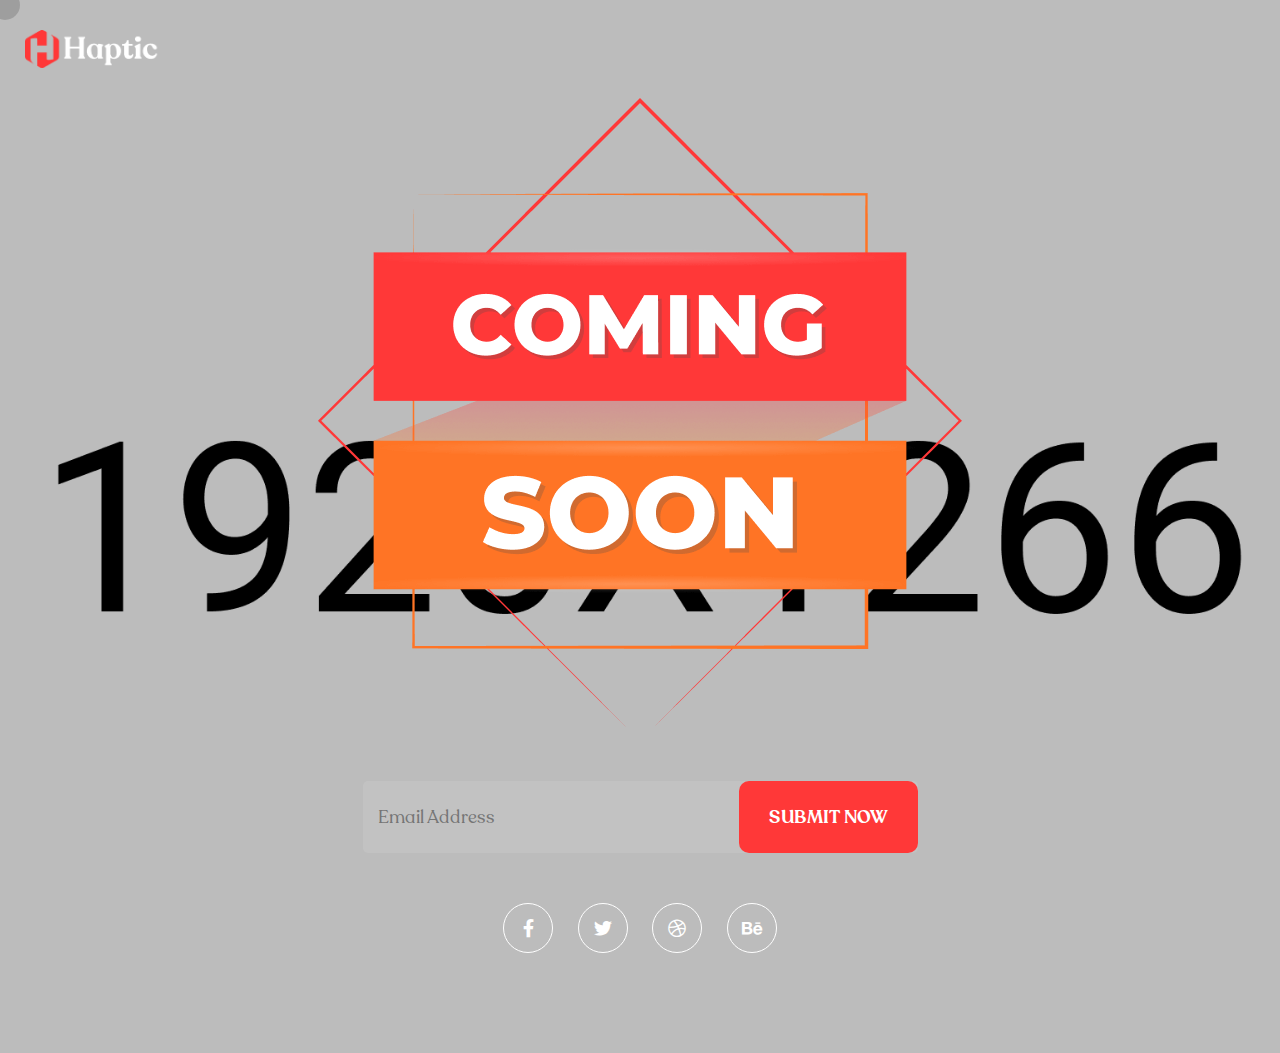
<file: coming-soon.html>
<!DOCTYPE html>
<html lang="en">
<head>
	<meta charset="UTF-8">
	<title>Haptic - Contact</title>
	<meta name="description" content="Haptic - Web And Agency HTML Template">
	<meta name="keywords" content="agency, app, business, company, corporate, designer, freelance, fullpage, modern, office, personal, portfolio, professional, web, web agency">
	<meta name="author" content="Themexriver">
	<link rel="shortcut icon" href="assets/img/logo/f-icon.png" type="image/x-icon">
	<!-- Mobile Specific Meta -->
	<meta name="viewport" content="width=device-width, initial-scale=1">

	<link rel="stylesheet" href="assets/css/bootstrap.min.css">
	<link rel="stylesheet" href="assets/css/fontawesome.css">
	<link rel="stylesheet" href="assets/css/flaticon_aina.css">
	<link rel="stylesheet" href="assets/css/animate.css">
	<link rel="stylesheet" href="assets/css/global.css">
	<link rel="stylesheet" href="assets/css/swiper.min.css">
	<link rel="stylesheet" href="assets/css/magnific-popup.css">
	<link rel="stylesheet" href="assets/css/style.css">
</head>
<body class="home-1">
	<div id="preloader"></div>
	<div class="up">
		<a href="#" class="scrollup text-center"><i class="fas fa-chevron-up"></i></a>
	</div>
	<div class="cursor"></div>

<!-- Start of coming soon  section
	============================================= -->
	<section id="bi-coming-soon" class="bi-coming-soon-section" data-background="assets/img/bg/coming-bg.png">
		<div class="container">
			<div class="brand-logo">
				<a href="#"><img src="assets/img/logo/logo2.png" alt=""></a>
			</div>
			<div class="bi-coming-soon-img text-center">
				<img src="assets/img/about/coming.png" alt="">
			</div> 
			<div class="coming-soon__countdown countdown d-flex flex-wrap justify-content-center headline pera-content" data-countdown="2024/08/28">
			</div>
			<div class="bi-coming-soon-subscription position-relative">
				<form action="#" method="get">
					<input type="email" name="email" placeholder="Email Address">
					<button>Submit Now</button>
				</form>
			</div>
			<div class="coming-soon-socail text-center ul-li">
				<ul>
					<li><a href="#!"><i class="fab fa-facebook-f"></i></a></li>
					<li><a href="#!"><i class="fab fa-twitter"></i></a></li>
					<li><a href="#!"><i class="fab fa-dribbble"></i></a></li>
					<li><a href="#!"><i class="fab fa-behance"></i></a></li>
				</ul>
			</div>
		</div>
	</section>	
<!-- End of coming soon  section
	============================================= -->	



	<!-- For Js Library -->
	<script src="assets/js/jquery-3.6.0.min.js"></script>
    <script src="assets/js/bootstrap.bundle.min.js"></script>
    <script src="assets/js/swiper-bundle.min.js"></script>
    <script src="assets/js/appear.js"></script>
    <script src="assets/js/counter.js"></script>
    <script src="assets/js/gsap.min.js"></script>
    <script src="assets/js/knob.js"></script>
    <script src="assets/js/jquery.magnific-popup.min.js"></script>
    <script src="assets/js/jquery.counterup.min.js"></script>
    <script src="assets/js/waypoints.min.js"></script>
    <script src="assets/js/parallax.min.js"></script>
    <script src="assets/js/ScrollTrigger.min.js"></script>
    <script src="assets/js/ScrollToPlugin.min.js"></script>
    <script src="assets/js/ScrollSmoother.min.js"></script>
    <script src="assets/js/SplitText.min.js"></script>
    <script src="assets/js/jquery.filterizr.js"></script>
    <script src="assets/js/imagesloaded.pkgd.min.js"></script>
    <script src="assets/js/hover-revel.js"></script>
    <script src="assets/js/split-type.min.js"></script>
    <script src="assets/js/parallax-scroll.js"></script>
    <script src="assets/js/jquery.marquee.min.js"></script>
    <script src="assets/js/wow.min.js"></script>
    <script src="assets/js/jquery.meanmenu.min.js"></script>
    <script src="assets/js/tilt.jquery.min.js"></script>
    <script src="assets/js/matter.min.js"></script>
    <script src="assets/js/script.js"></script>
</body>
</html>
</file>
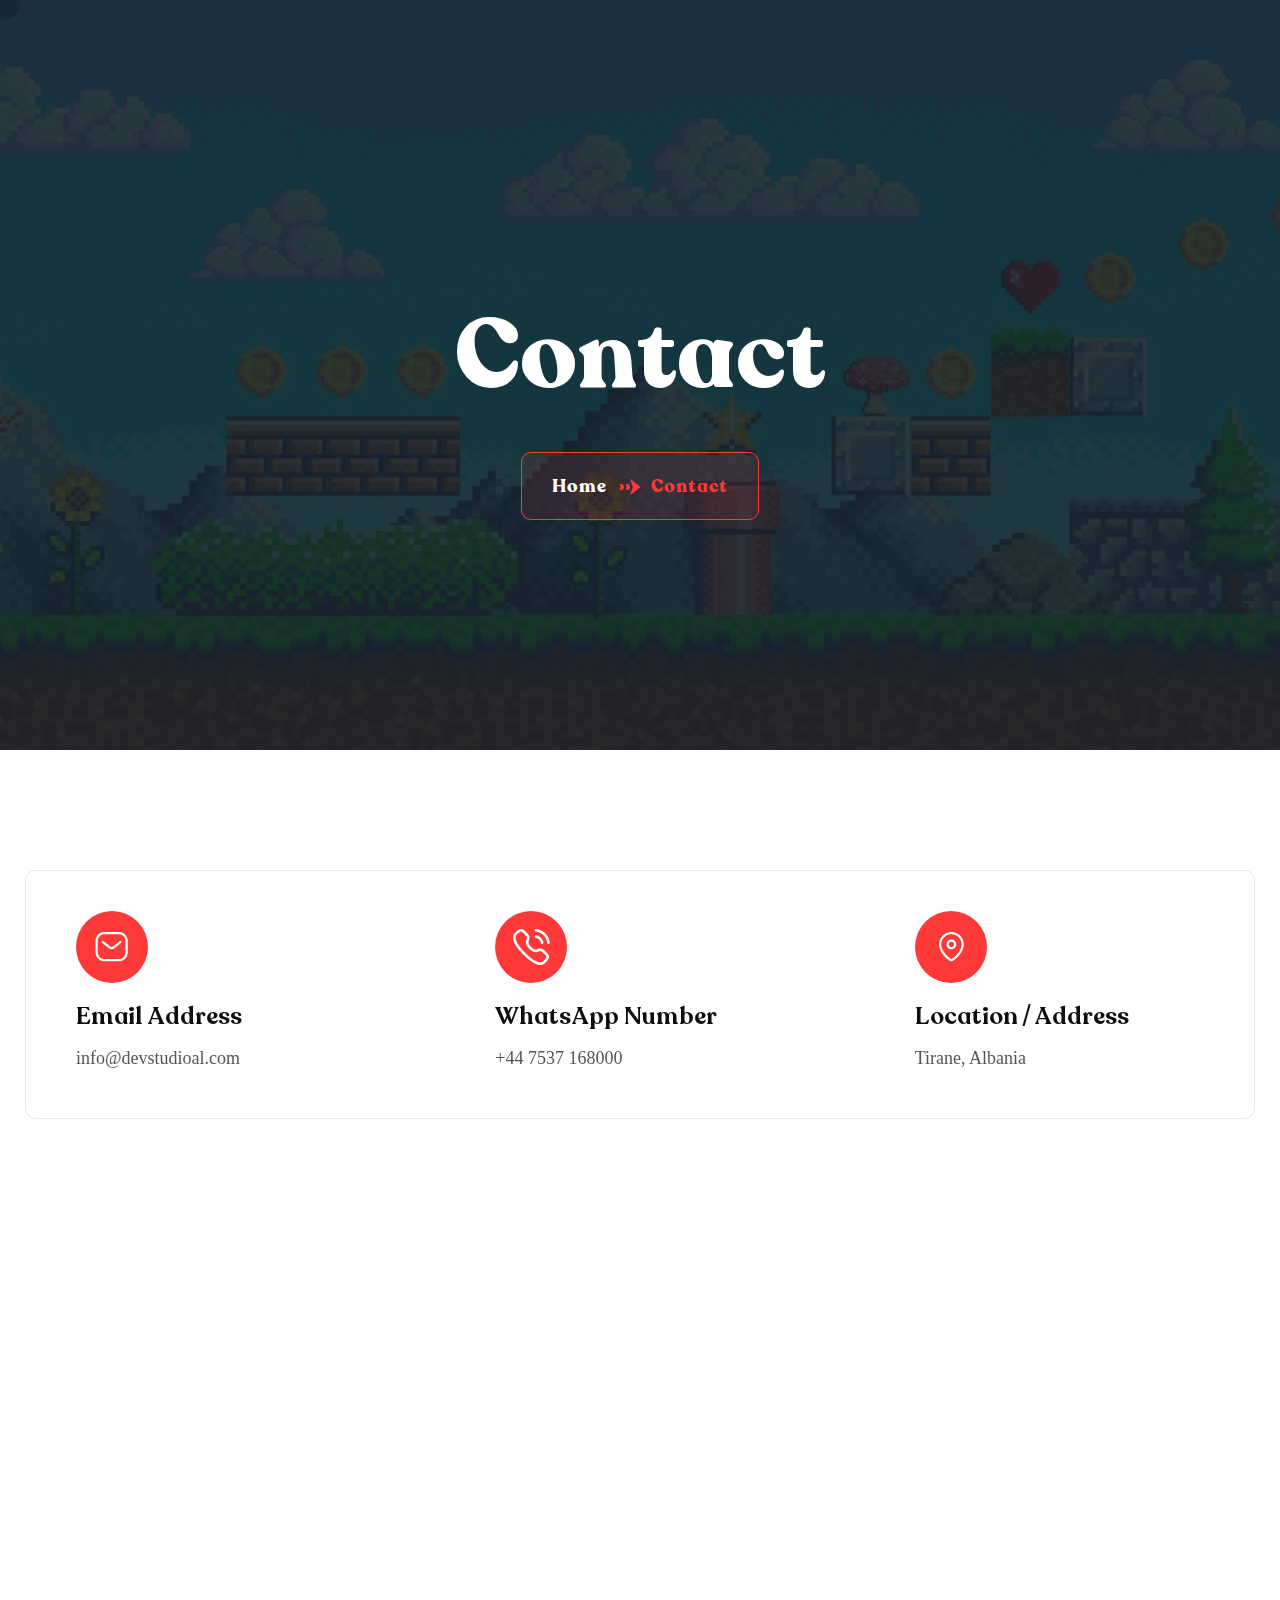
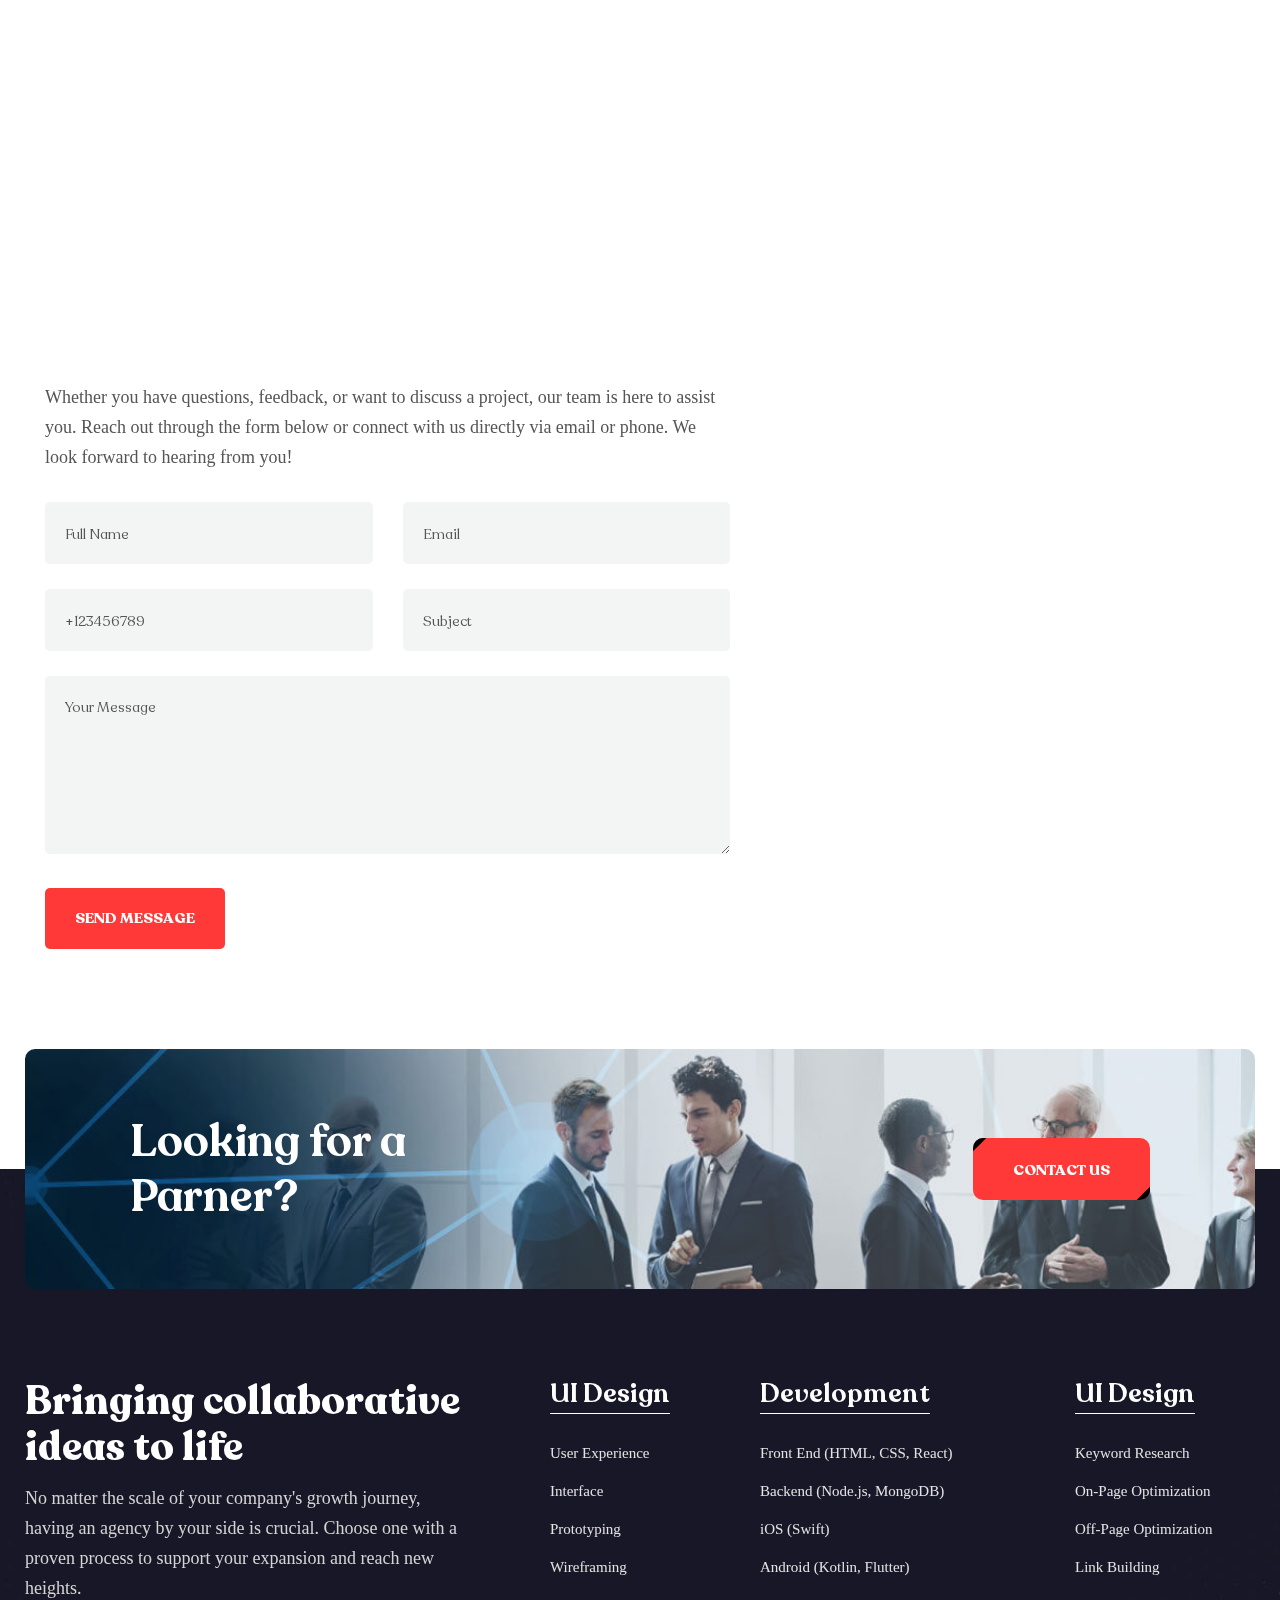
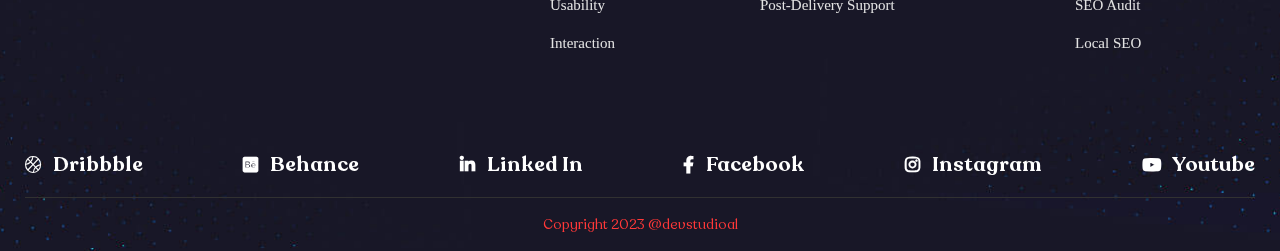
<file: contact.html>
<!DOCTYPE html>
<html lang="en">
<head>
	<meta charset="UTF-8">
	<title>Contact | DevStudioAl - Web Solution For Your Business</title>
	<meta name="description" content="Your comprehensive solution for Website Development, Web Design, Responsive Design, E-commerce Solutions, CMS, SEO Optimization, and Maintenance & Support. Based in Albania, trusted worldwide.">
	<meta name="keywords" content="Website Development, Web Design, Responsive Design, E-commerce, CMS, SEO, Maintenance, Support, Web Solutions, Albanian Development">
	<meta name="author" content="">
	<link rel="shortcut icon" href="assets/img/logo/f-icon.png" type="image/x-icon">
	<!-- Mobile Specific Meta -->
	<meta name="viewport" content="width=device-width, initial-scale=1">

	<link rel="stylesheet" href="assets/css/bootstrap.min.css">
	<link rel="stylesheet" href="assets/css/fontawesome.css">
	<link rel="stylesheet" href="assets/css/flaticon_aina.css">
	<link rel="stylesheet" href="assets/css/animate.css">
	<link rel="stylesheet" href="assets/css/global.css">
	<link rel="stylesheet" href="assets/css/swiper.min.css">
	<link rel="stylesheet" href="assets/css/magnific-popup.css">
	<link rel="stylesheet" href="assets/css/style.css">
</head>
<body class="home-1">
	<div id="preloader"></div>
	<div class="up">
		<a href="#" class="scrollup text-center"><i class="fas fa-chevron-up"></i></a>
	</div>
	<div class="cursor"></div>


<!-- Start of breadcrumb section
	============================================= -->
	<section id="bi-breadcrumbs" class="bi-bredcrumbs-section position-relative" data-background="assets/img/bg/bt-job.jpg">
		<div class="background_overlay"></div>
		<div class="container">
			<div class="bi-breadcrumbs-content headline ul-li text-center">
				<h2>Contact</h2>
				<ul>
					<li><a href="index.html">Home</a></li>
					<li>Contact</li>
				</ul>
			</div>
		</div>
	</section>	
<!-- Start of breadcrumb section
	============================================= -->

<!-- Start of contact info section
	============================================= -->
	<section id="bi-contact-info" class="bi-contact-info-section inner-page-padding">
		<div class="container">
			<div class="bi-contact-info-content">
				<div class="row justify-content-center">
					<div class="col-lg-4 col-md-6">
						<div class="bi-contact-info-item position-relative">
							<span class="info-bg position-absolute" data-background="assets/img/bg/ci-bg1.png"></span>
							<div class="inner-icon d-flex justify-content-center align-items-center">
								<img src="assets/img/icon/ci2.png" alt="">
							</div>
							<div class="inner-text headline pera-content">
								<h3>Email Address</h3>
								<a href="#">info@devstudioal.com</a>
							</div>
						</div>
					</div>
					<div class="col-lg-4 col-md-6">
						<div class="bi-contact-info-item position-relative">
							<span class="info-bg position-absolute" data-background="assets/img/bg/ci-bg1.png"></span>
							<div class="inner-icon d-flex justify-content-center align-items-center">
								<img src="assets/img/icon/ci1.png" alt="">
							</div>
							<div class="inner-text headline pera-content">
								<h3>WhatsApp Number</h3>
								<a href="#">+44 7537 168000</a>
							</div>
						</div>
					</div>
					<div class="col-lg-4 col-md-6">
						<div class="bi-contact-info-item position-relative">
							<span class="info-bg position-absolute" data-background="assets/img/bg/ci-bg1.png"></span>
							<div class="inner-icon d-flex justify-content-center align-items-center">
								<img src="assets/img/icon/ci3.png" alt="">
							</div>
							<div class="inner-text headline pera-content">
								<h3>Location / Address</h3>
								<a href="#">Tirane, Albania</a>
							</div>
						</div>
					</div>
				</div>
			</div>
		</div>
	</section>	
<!-- End of contact info section
	============================================= -->

<!-- Start of contact Form section
	============================================= -->
	<section id="bi-contact-form" class="bi-contact-form-section">
		<div class="bi-contact-map">
			<div class="bi-contact-map-content d-flex flex-wrap">
				<div class="google-map">
					<iframe
					width="850"
					height="635"
					frameborder="0"
					style="border:0"
					src="https://www.google.com/maps/embed?pb=!1m18!1m12!1m3!1d95868.37069188368!2d19.66193590667379!3d41.333079534820385!2m3!1f0!2f0!3f0!3m2!1i1024!2i768!4f13.1!3m3!1m2!1s0x1350310470fac5db%3A0x40092af10653720!2sTirana%2C%20Albania!5e0!3m2!1sen!2sin!4v1711202157438!5m2!1sen!2sin">
				</iframe>
			</div>
			<div class="bi-team-details-contact-info headline pera-content">
				<div class="bi-team-details-contact-title">
					<div class="bi-section-title-1 headline pera-content">
						<div class="bi-subtitle text-uppercase wow fadeInRight"  data-wow-delay="200ms" data-wow-duration="1000ms">
							Welcome to DevStudioAl
						</div>
						<h2 class="headline-title">
							Keep In Touch
						</h2>
					</div>
					<p>Whether you have questions, feedback, or want to discuss a project, our team is here to assist you. Reach out through the form below or connect with us directly via email or phone. We look forward to hearing from you!</p>
					<div class="bi-team-details-contact-form">
						<form id="contactForm">
    <div class="row">
        <div class="col-md-6">
            <input type="text" id="name" name="name" placeholder="Full Name" required>
        </div>
        <div class="col-md-6">
            <input type="email" id="email" name="email" placeholder="Email" required>
        </div>
	    <div class="col-md-6">
            <input type="tel" id="number" name="number" placeholder="+123456789" required>
        </div>
	    <div class="col-md-6">
            <input type="text" id="subject" name="subject" placeholder="Subject" required>
        </div>
        <div class="col-md-12">
            <textarea id="message" name="message" placeholder="Your Message" required></textarea>
        </div>
        <div class="col-md-12">
            <div class="bi-submit-btn">
                <button type="submit">Send Message</button>
            </div>
        </div>
    </div>
</form>
<script>
// Get the phone number input element
const phoneNumberInput = document.getElementById("number");

// Prevent the user from deleting the "+" symbol
phoneNumberInput.addEventListener("input", function(event) {
    const inputValue = event.target.value;
    if (!inputValue.startsWith("+")) {
        event.target.value = "+" + inputValue;
    }
});
</script>
<script>
document.getElementById("contactForm").addEventListener("submit", function(event) {
    event.preventDefault(); // Prevent form submission

    // Get form data
    var formData = new FormData(this);

    // Send form data to Formspree via Fetch API
    fetch("https://formspree.io/f/mjvnedno", {
        method: "POST",
        body: formData,
        headers: {
            "Accept": "application/json"
        }
    })
    .then(response => {
        if (response.ok) {
            // Form submission successful
            alert("Your message has been sent successfully!");
            // Optionally, clear form fields
            document.getElementById("name").value = "";
            document.getElementById("email").value = "";
            document.getElementById("number").value = "";
	    document.getElementById("subject").value = "";
            document.getElementById("message").value = "";
        } else {
            // Form submission failed
            alert("Sorry, there was an error sending your message. Please try again later.");
        }
    })
    .catch(error => {
        console.error("Error:", error);
    });
});
</script>
					</div>
				</div>
			</div>
		</div>
	</div>
</section>		
<!-- End of  contact Form section
	============================================= -->	


<!-- Start of Footer  section
	============================================= -->
	<footer id="bi-footer" class="bi-footer-section" data-background="assets/img/bg/footer-bg.jpg">
		<div class="bi-footer-cta position-relative">
			<div class="container">
				<div class="bi-footer-cta-content headline d-flex align-items-center  justify-content-between flex-wrap" data-background="assets/img/bg/cta-bg.jpg">
					<div class="bi-footer-cta-text"> 
						<h3>Looking for a
						 Parner?</h3>
					</div>
					<div class="bi-cta-btn">
						<div class="bi-btn-1  bi-btn-area text-uppercase">
							<a class="bi-btn-main  bi-btn-hover bi-btn-item" href="contact.html">  <span></span> Contact Us</a>
						</div>
					</div>
				</div>
			</div>
		</div>
		<div class="bi-footer-widget-content">
			<div class="container">
				<div class="row">
					<div class="col-lg-5">
						<div class="bi-footer-widget headline pera-content ul-li-block">
							<div class="about-widget">
								<h3>Bringing collaborative ideas to life</h3>
								<p>
									No matter the scale of your company's growth journey, having an agency by your side is crucial. Choose one with a proven process to support your expansion and reach new heights.
								</p>
							</div>
						</div>
					</div>
					<div class="col-lg-2">
						<div class="bi-footer-widget headline pera-content ul-li-block">
							<div class="menu-widget">
								<h3 class="widget-title">UI Design</h3>
								<ul>
									 <li><a href="#" onclick="return false;">User Experience</a></li>
                                    <li><a href="#" onclick="return false;">Interface</a></li>
                                    <li><a href="#" onclick="return false;">Prototyping</a></li>
                                    <li><a href="#" onclick="return false;">Wireframing</a></li>
                                   <li><a href="#" onclick="return false;">Usability</a></li>
                                    <li><a href="#" onclick="return false;">Interaction</a></li>
								</ul>
							</div>
						</div>
					</div>
					<div class="col-lg-3">
						<div class="bi-footer-widget headline pera-content ul-li-block">
							<div class="menu-widget">
								<h3 class="widget-title">Development</h3>
								<ul>
                                    <li><a href="#" onclick="return false;">Front End (HTML, CSS, React)</a></li>
                                    <li><a href="#" onclick="return false;">Backend (Node.js, MongoDB)</a></li>
                                     <li><a href="#" onclick="return false;">iOS (Swift)</a></li>
                                     <li><a href="#" onclick="return false;">Android (Kotlin, Flutter)</a></li>
                                      <li><a href="#" onclick="return false;">Post-Delivery Support</a></li>
								</ul>
							</div>
						</div>
					</div>
					<div class="col-lg-2">
						<div class="bi-footer-widget headline pera-content ul-li-block">
							<div class="menu-widget">
								<h3 class="widget-title">UI Design</h3>
								<ul>
                                    <li><a href="#" onclick="return false;">Keyword Research</a></li>
                                    <li><a href="#" onclick="return false;">On-Page Optimization</a></li>
                                    <li><a href="#" onclick="return false;">Off-Page Optimization</a></li>
                                    <li><a href="#" onclick="return false;">Link Building</a></li>
                                    <li><a href="#" onclick="return false;">SEO Audit</a></li>
                                    <li><a href="#" onclick="return false;">Local SEO</a></li>
								</ul>
							</div>
						</div>
					</div>
				</div>
			</div>
		</div>
		<div class="bi-footer-social">
			<div class="container">
				<div class="bi-footer-social-content ul-li">
					<ul>
						<li><a href="#"><i class="fal fa-basketball-ball"></i> Dribbble </a></li>
						<li><a href="#"><i class="fab fa-behance-square"></i>  Behance  </a></li>
						<li><a href="#"><i class="fab fa-linkedin-in"></i> Linked In    </a></li>
						<li><a href="#"><i class="fab fa-facebook-f"></i> Facebook  </a></li>
						<li><a href="#"><i class="fab fa-instagram"></i> Instagram  </a></li>
						<li><a href="#"><i class="fab fa-youtube"></i> Youtube </a></li>
					</ul>
				</div>
			</div>
		</div>
		<div class="bi-footer-copyright text-center">
			      Copyright 2023 @devstudioal
		</div>
	</footer>	
<!-- End of Footer  section
	============================================= -->	

	
	<!-- For Js Library -->
	<script src="assets/js/jquery-3.6.0.min.js"></script>
	<script src="assets/js/bootstrap.bundle.min.js"></script>
	<script src="assets/js/swiper-bundle.min.js"></script>
	<script src="assets/js/appear.js"></script>
	<script src="assets/js/counter.js"></script>
	<script src="assets/js/gsap.min.js"></script>
	<script src="assets/js/knob.js"></script>
	<script src="assets/js/jquery.magnific-popup.min.js"></script>
	<script src="assets/js/jquery.counterup.min.js"></script>
	<script src="assets/js/waypoints.min.js"></script>
	<script src="assets/js/parallax.min.js"></script>
	<script src="assets/js/ScrollTrigger.min.js"></script>
	<script src="assets/js/ScrollToPlugin.min.js"></script>
	<script src="assets/js/ScrollSmoother.min.js"></script>
	<script src="assets/js/SplitText.min.js"></script>
	<script src="assets/js/jquery.filterizr.js"></script>
	<script src="assets/js/imagesloaded.pkgd.min.js"></script>
	<script src="assets/js/hover-revel.js"></script>
	<script src="assets/js/split-type.min.js"></script>
	<script src="assets/js/parallax-scroll.js"></script>
	<script src="assets/js/jquery.marquee.min.js"></script>
	<script src="assets/js/wow.min.js"></script>
	<script src="assets/js/jquery.meanmenu.min.js"></script>
	<script src="assets/js/tilt.jquery.min.js"></script>
	<script src="assets/js/matter.min.js"></script>
	<script src="assets/js/script.js"></script>
</body>
</html>
</file>
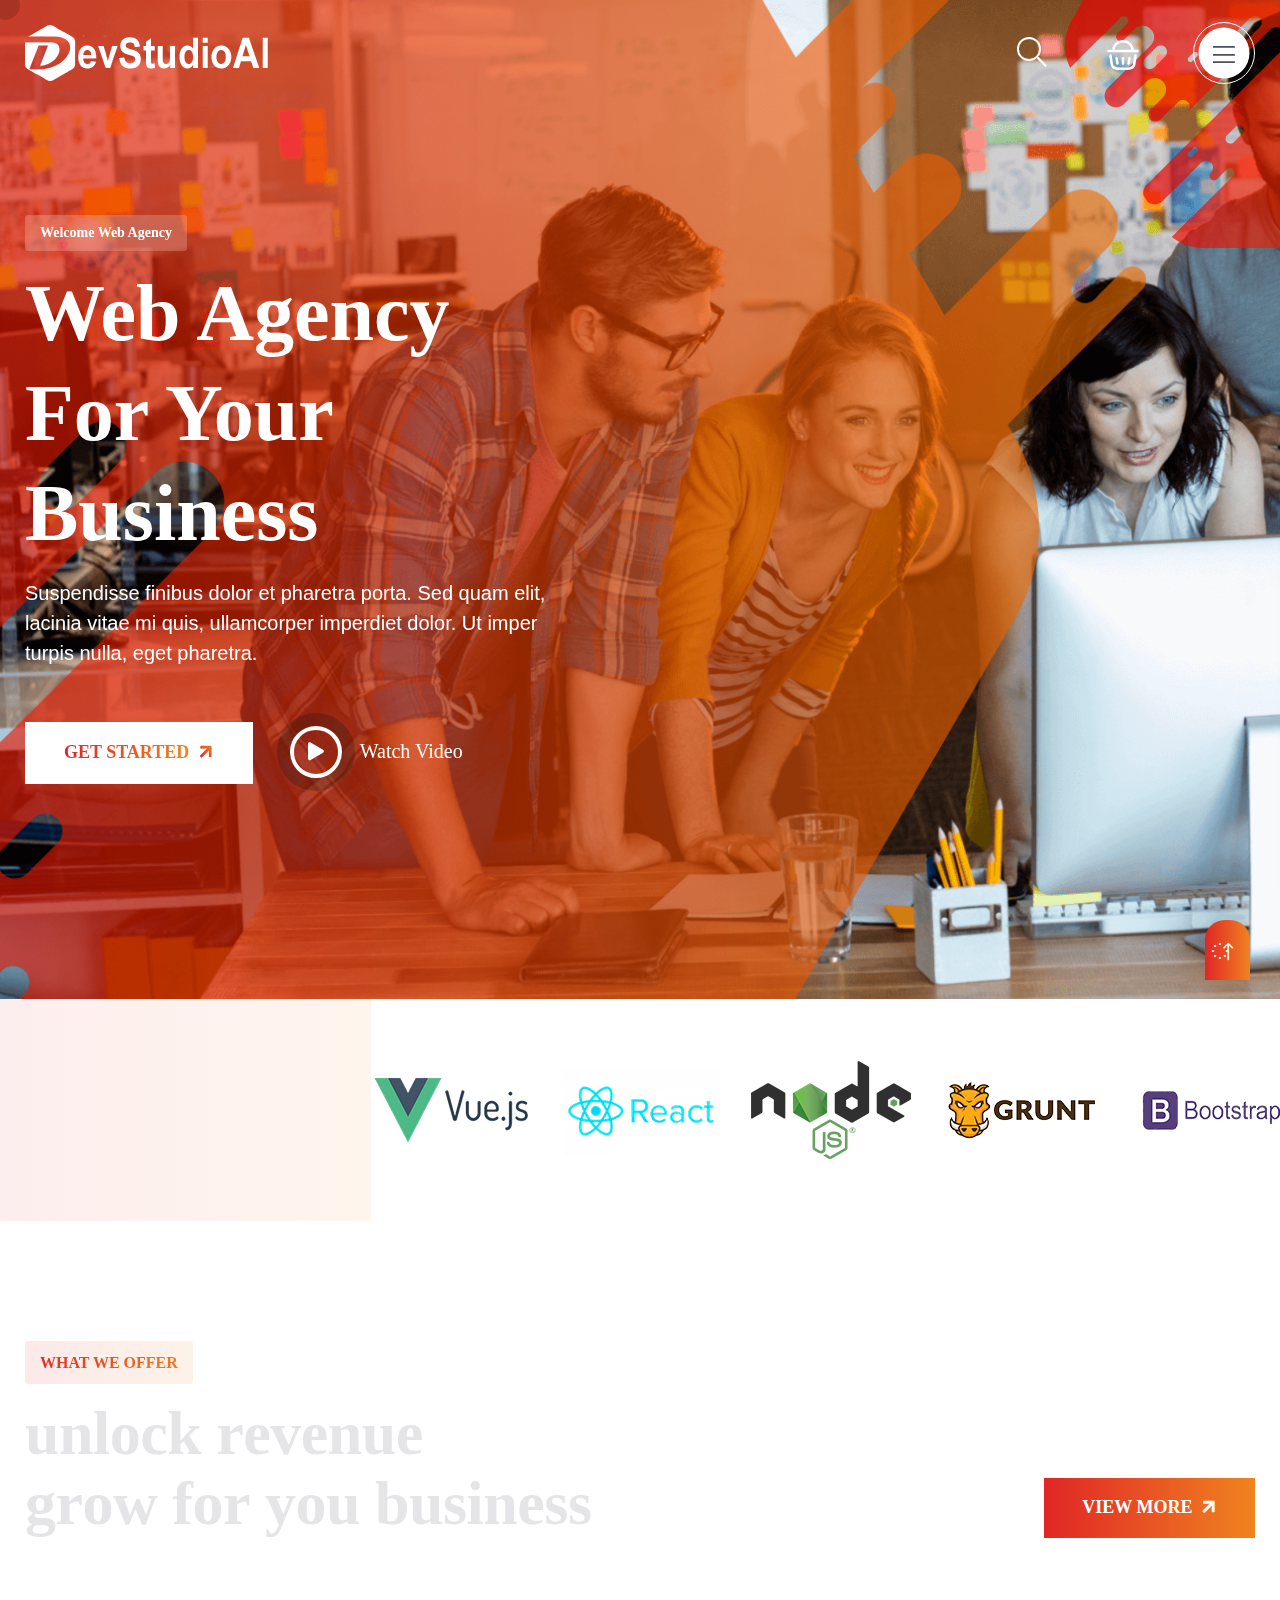
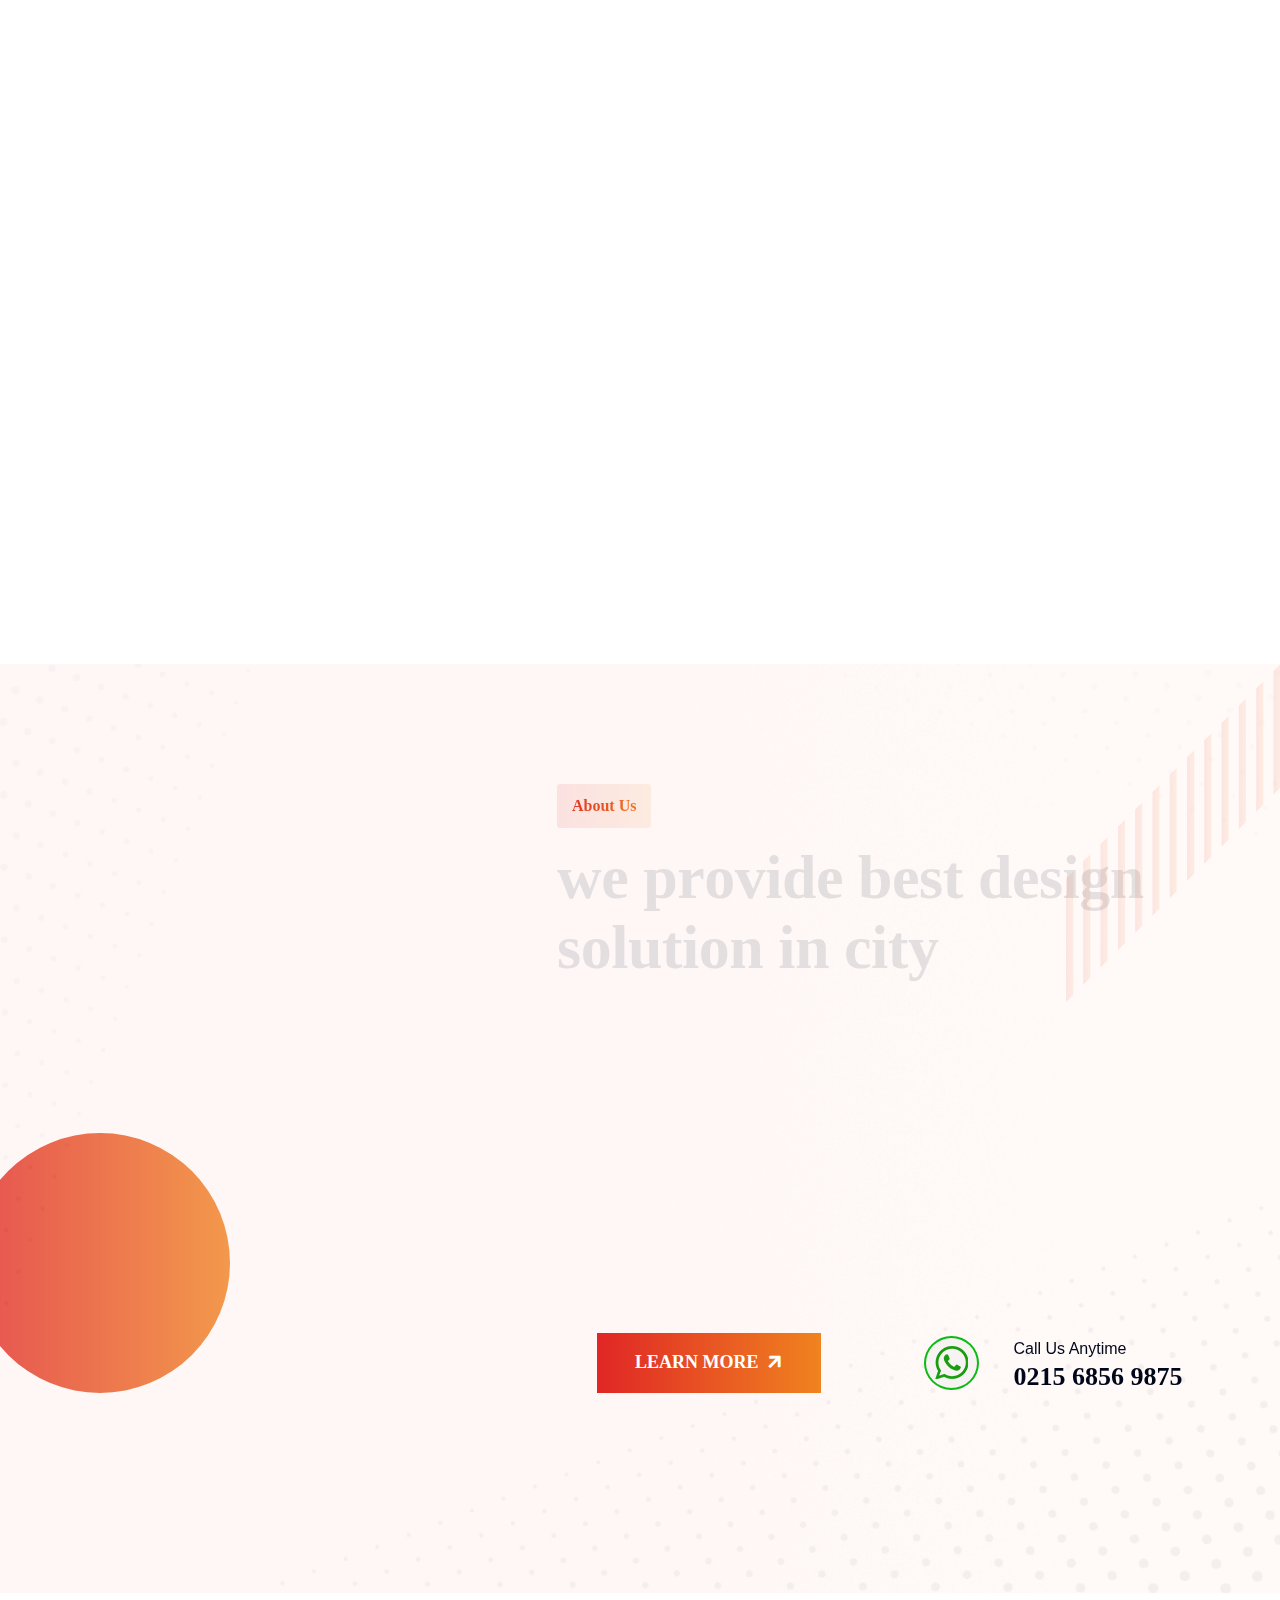
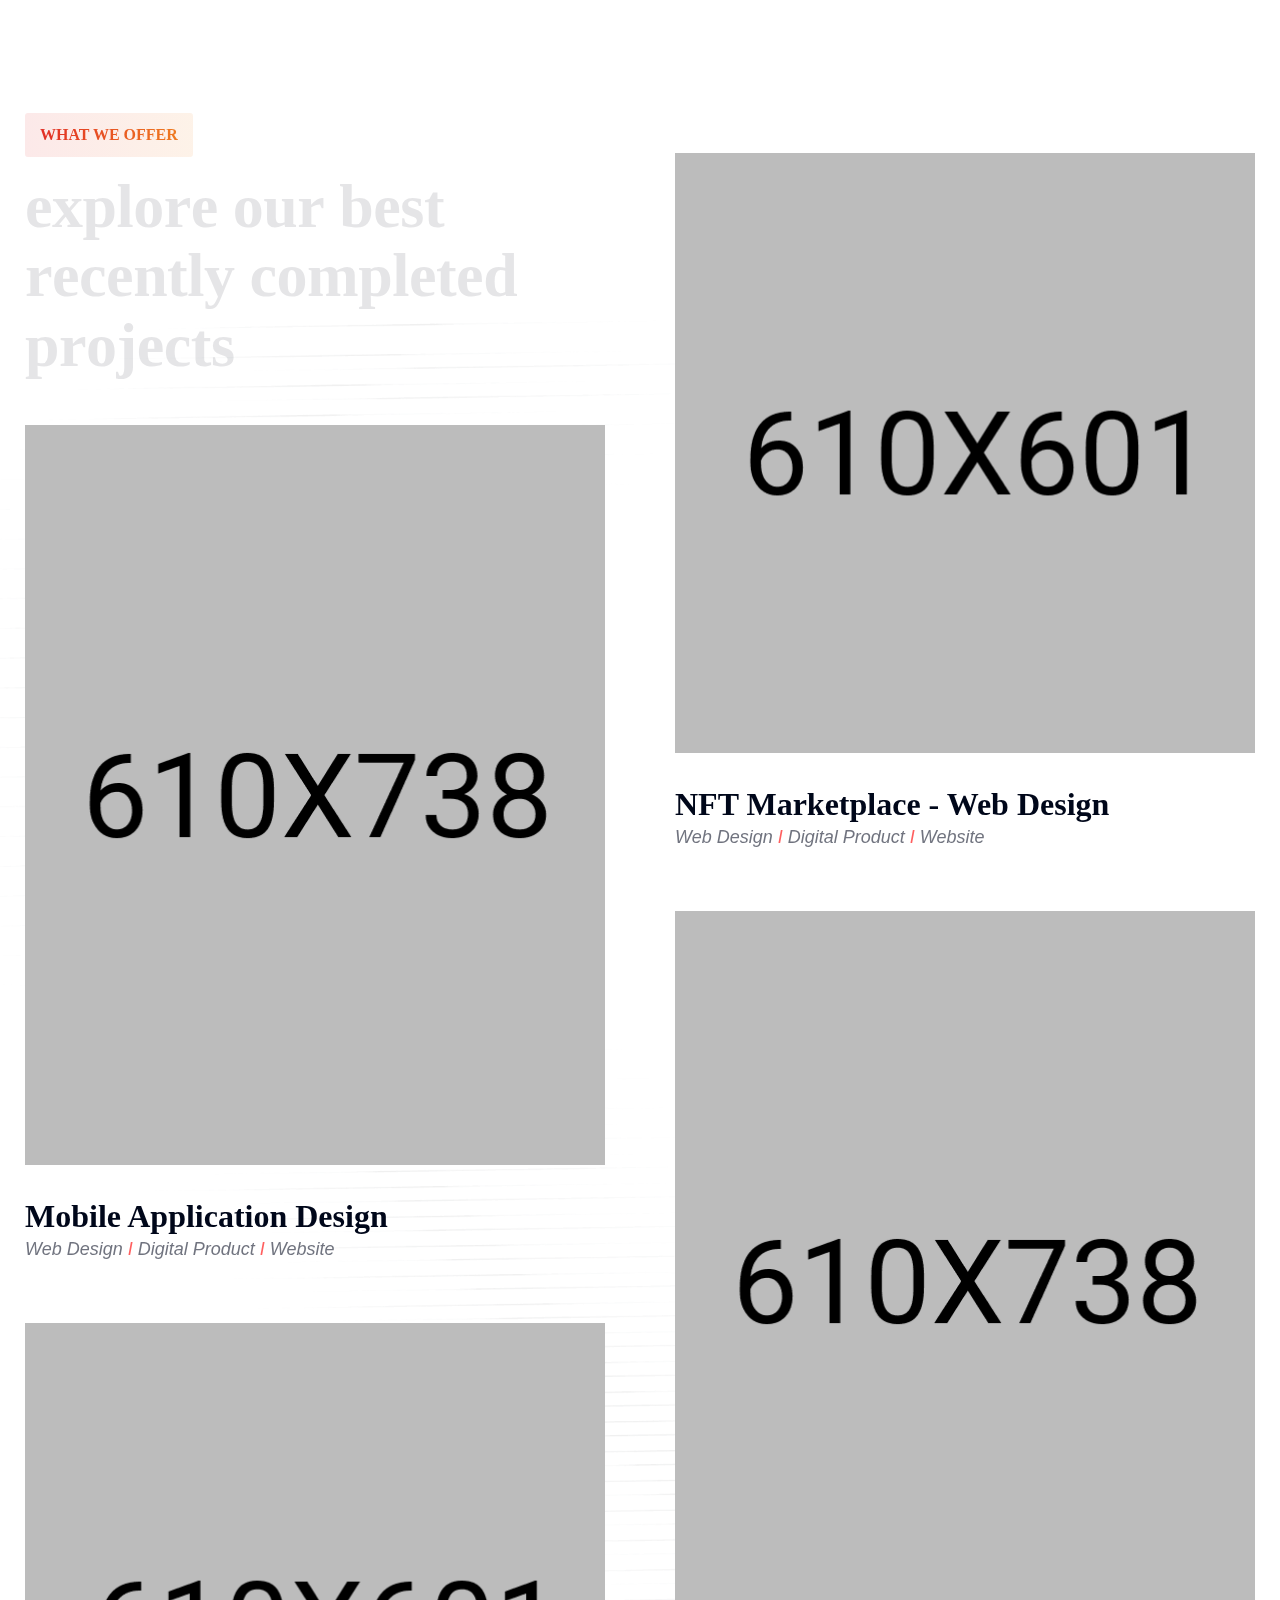
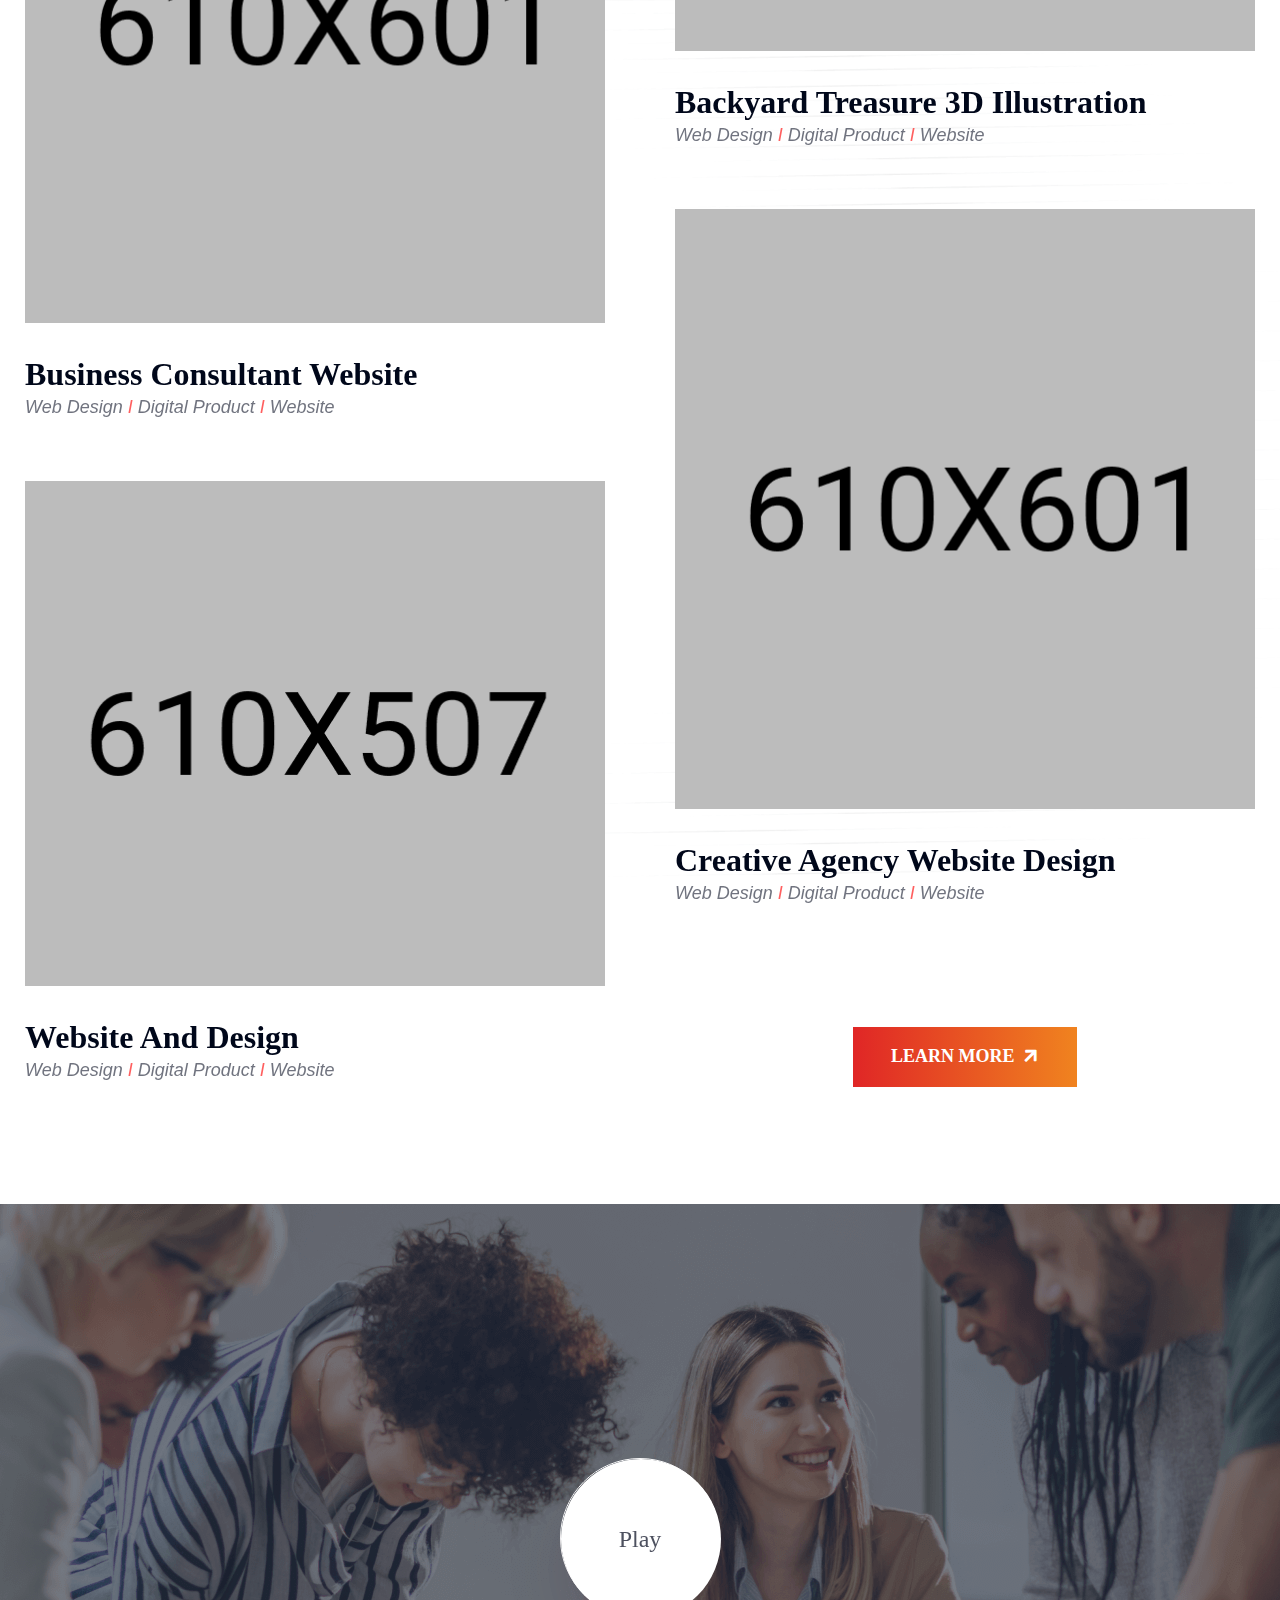
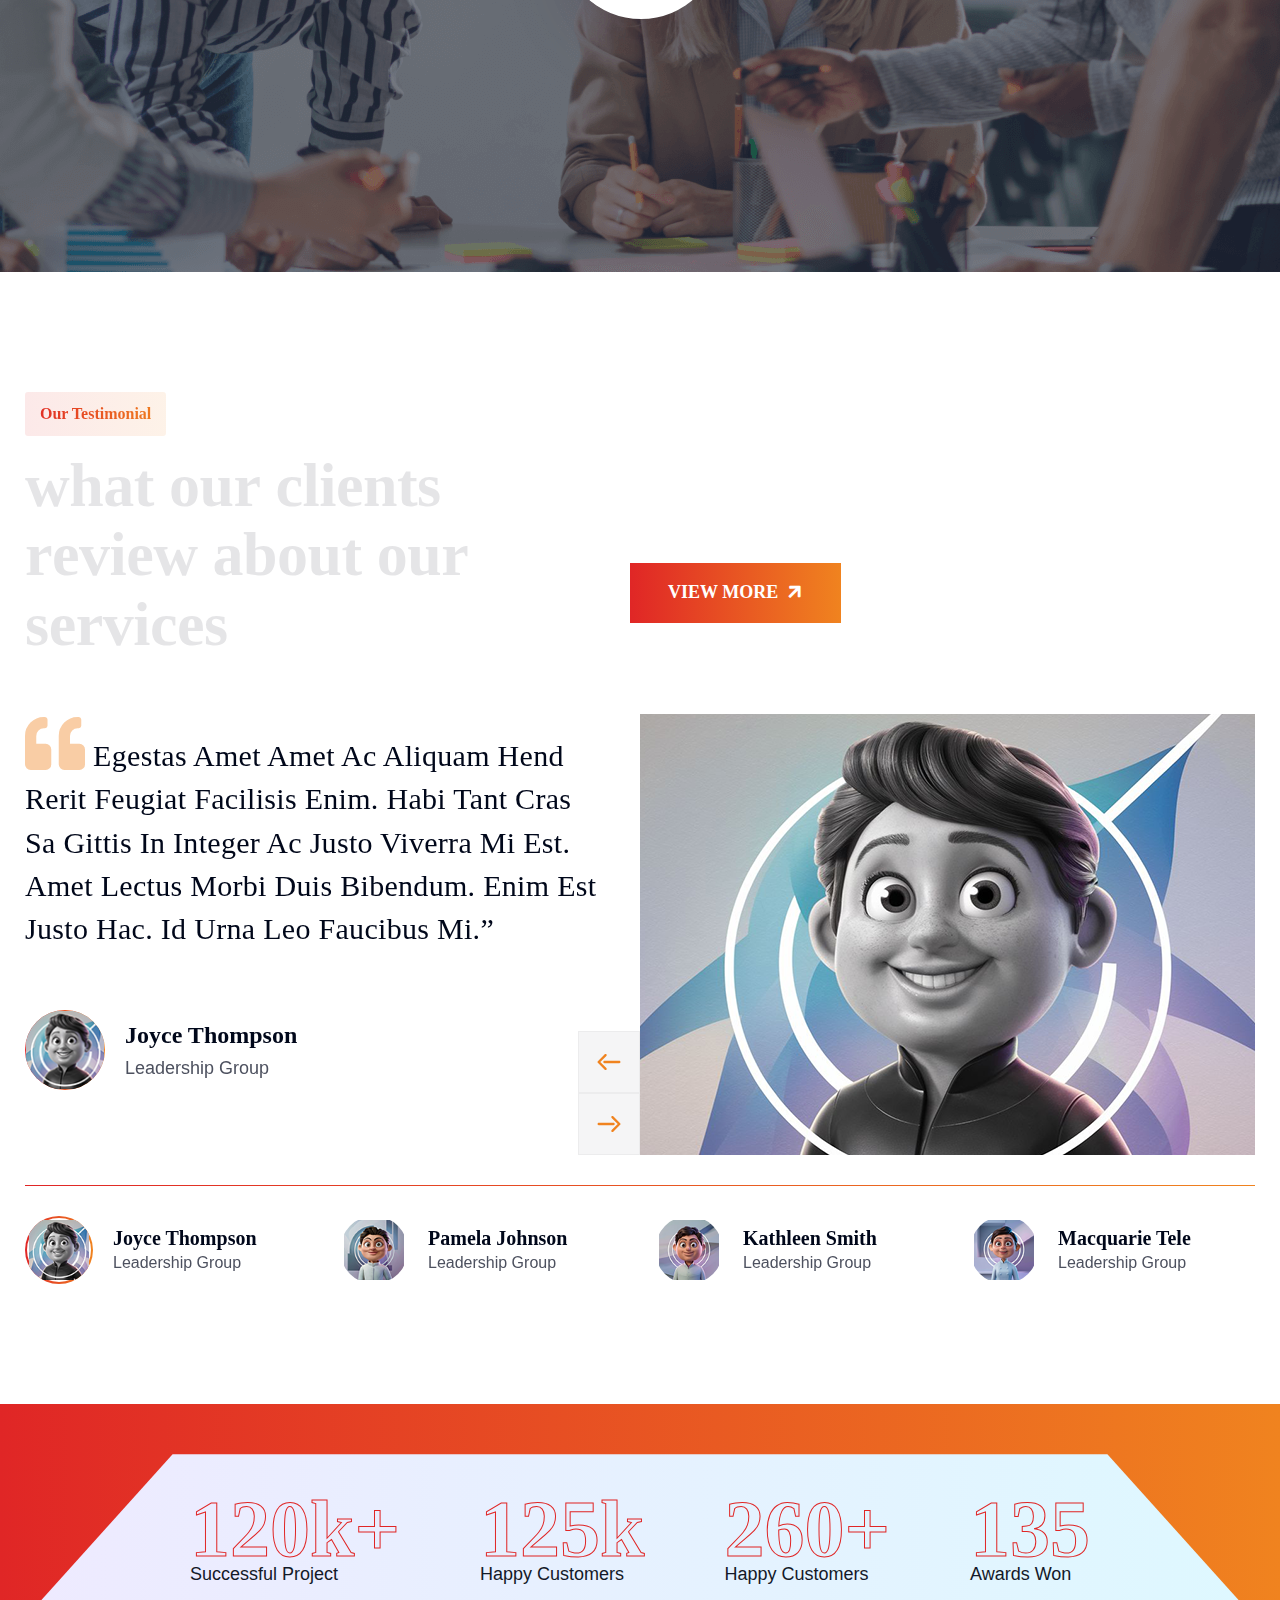
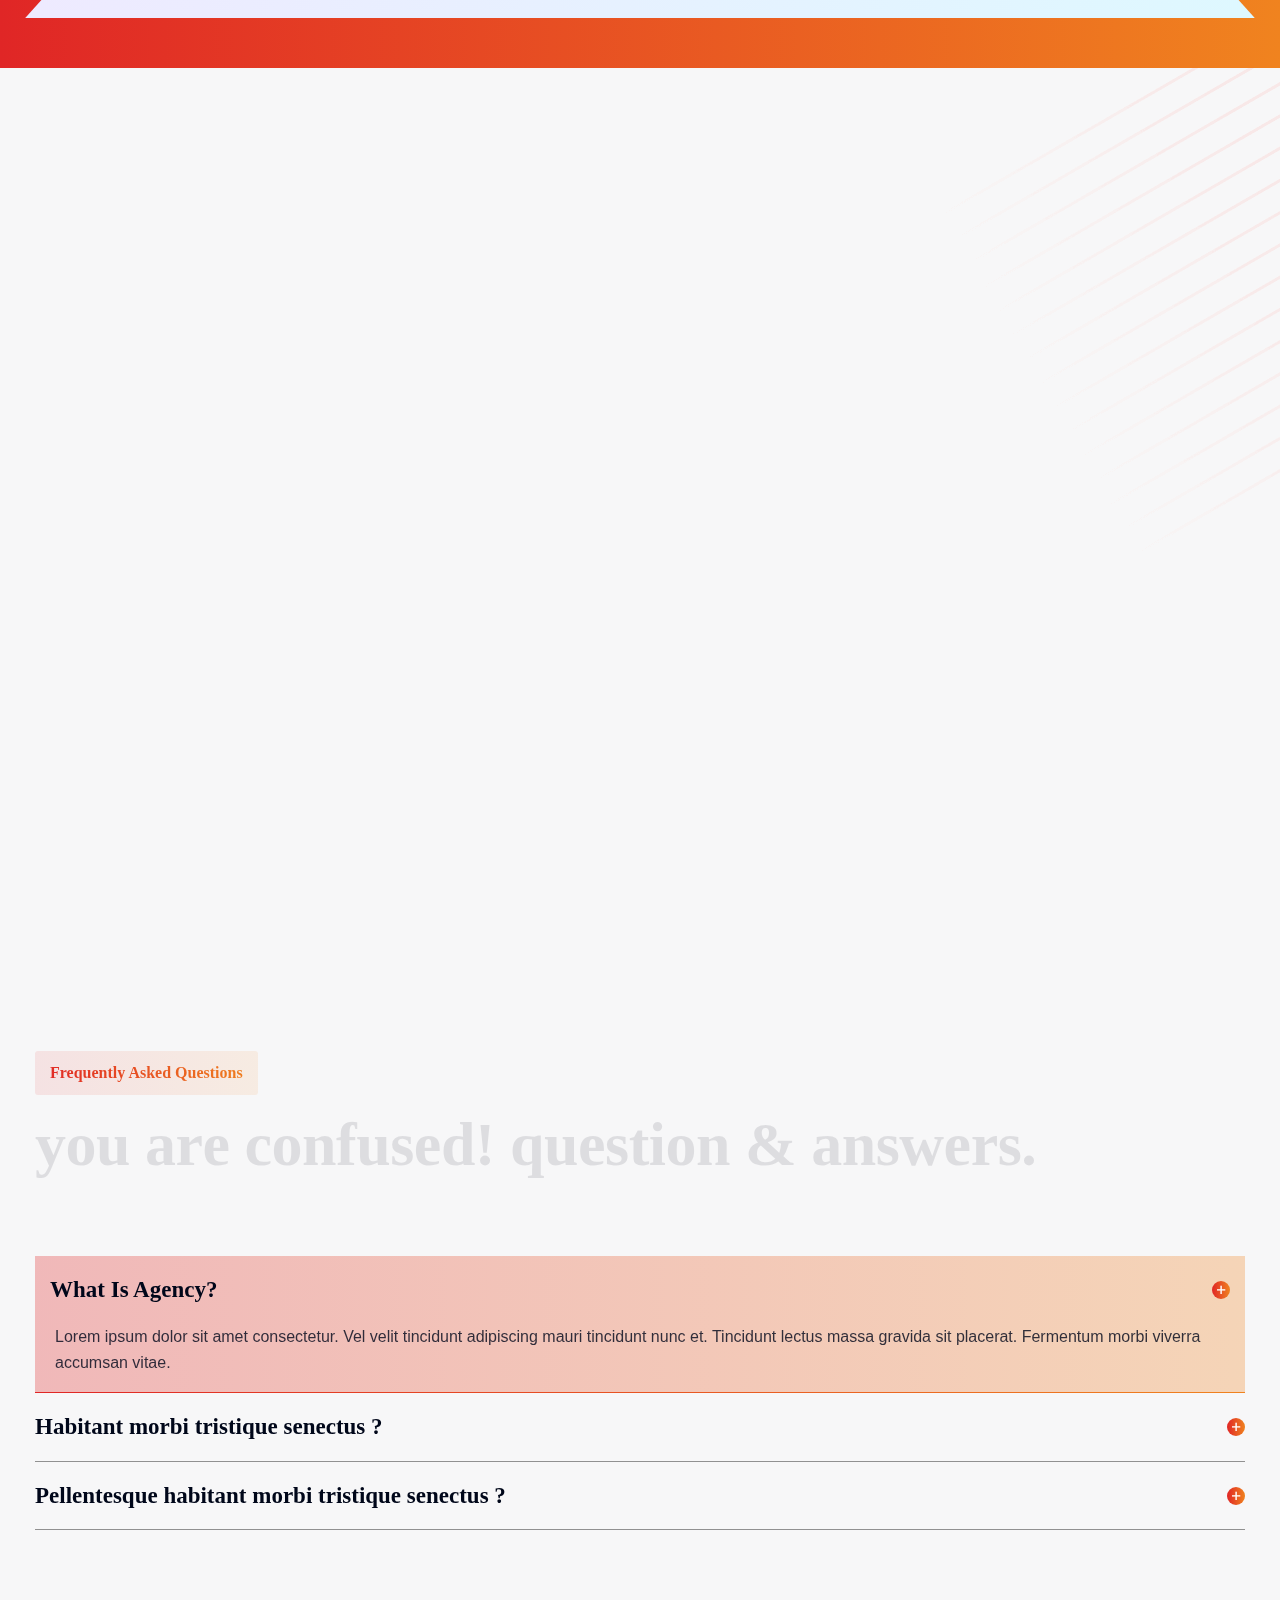
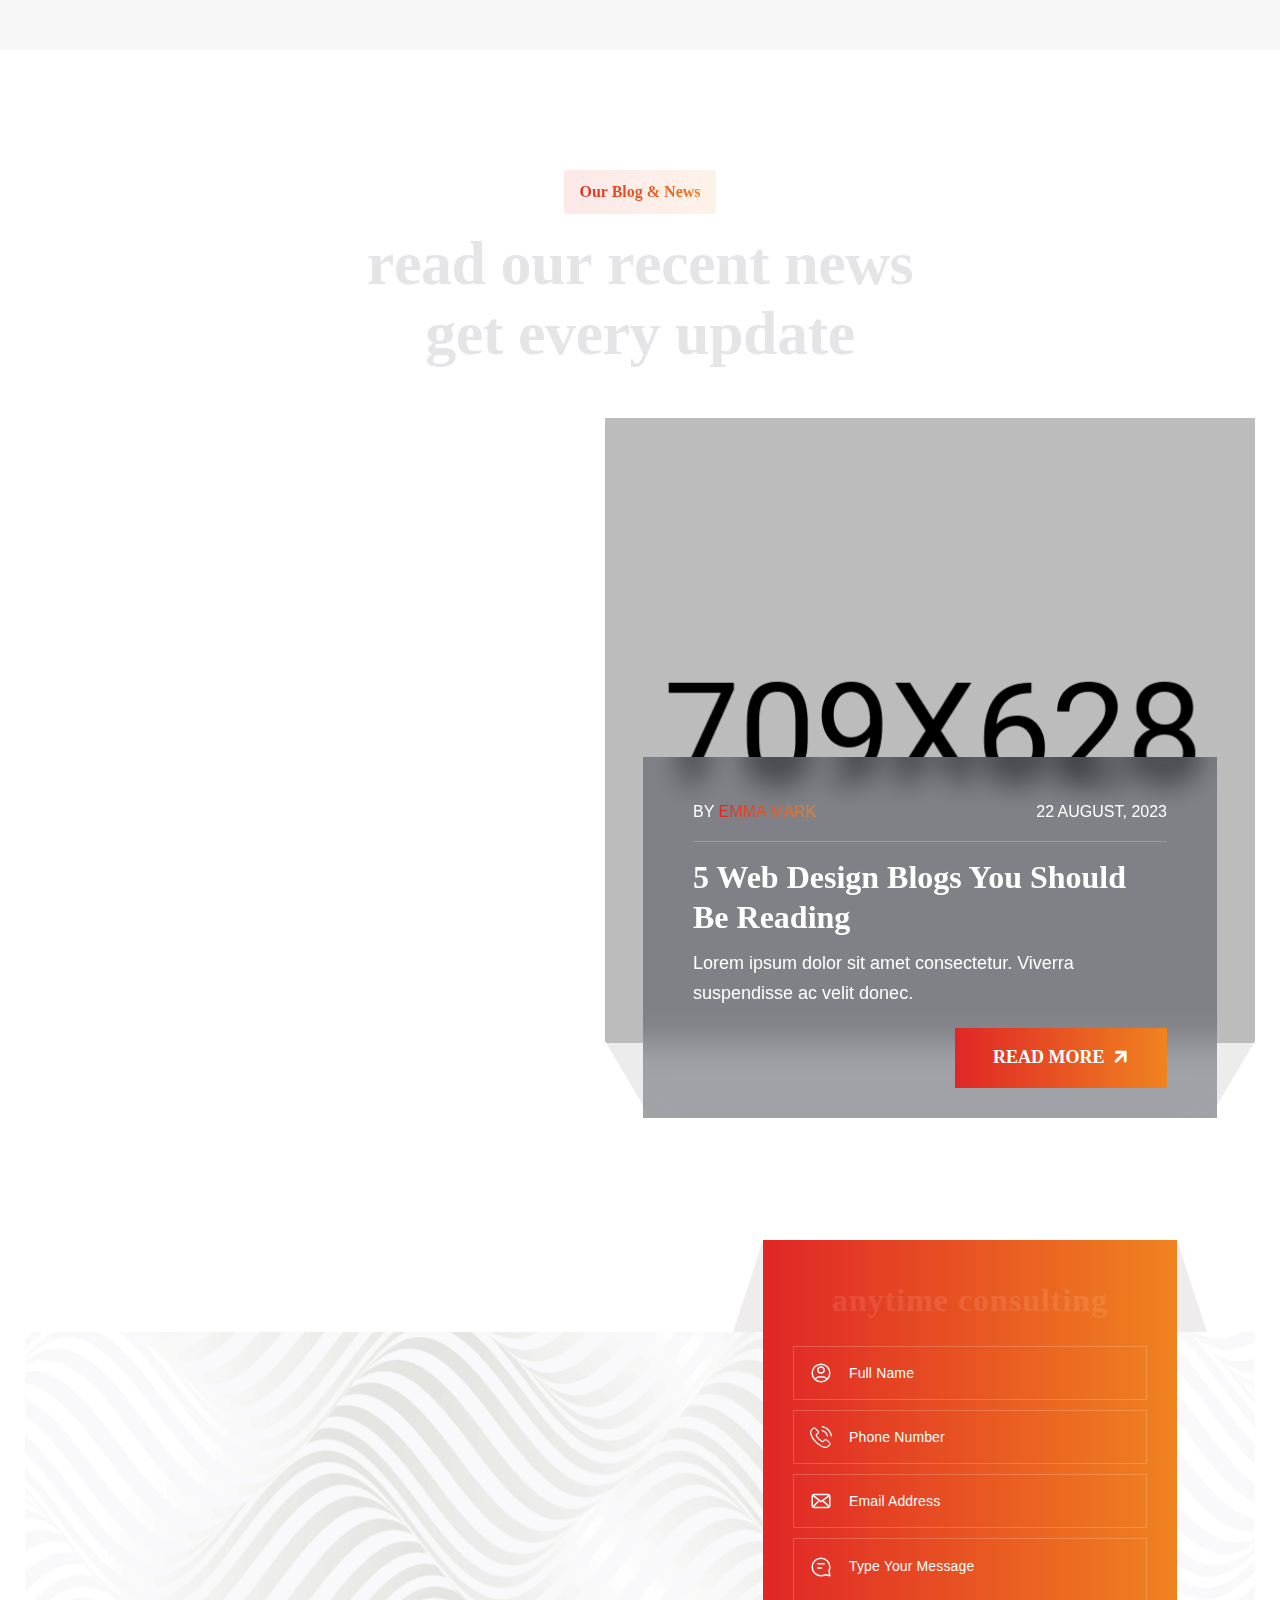
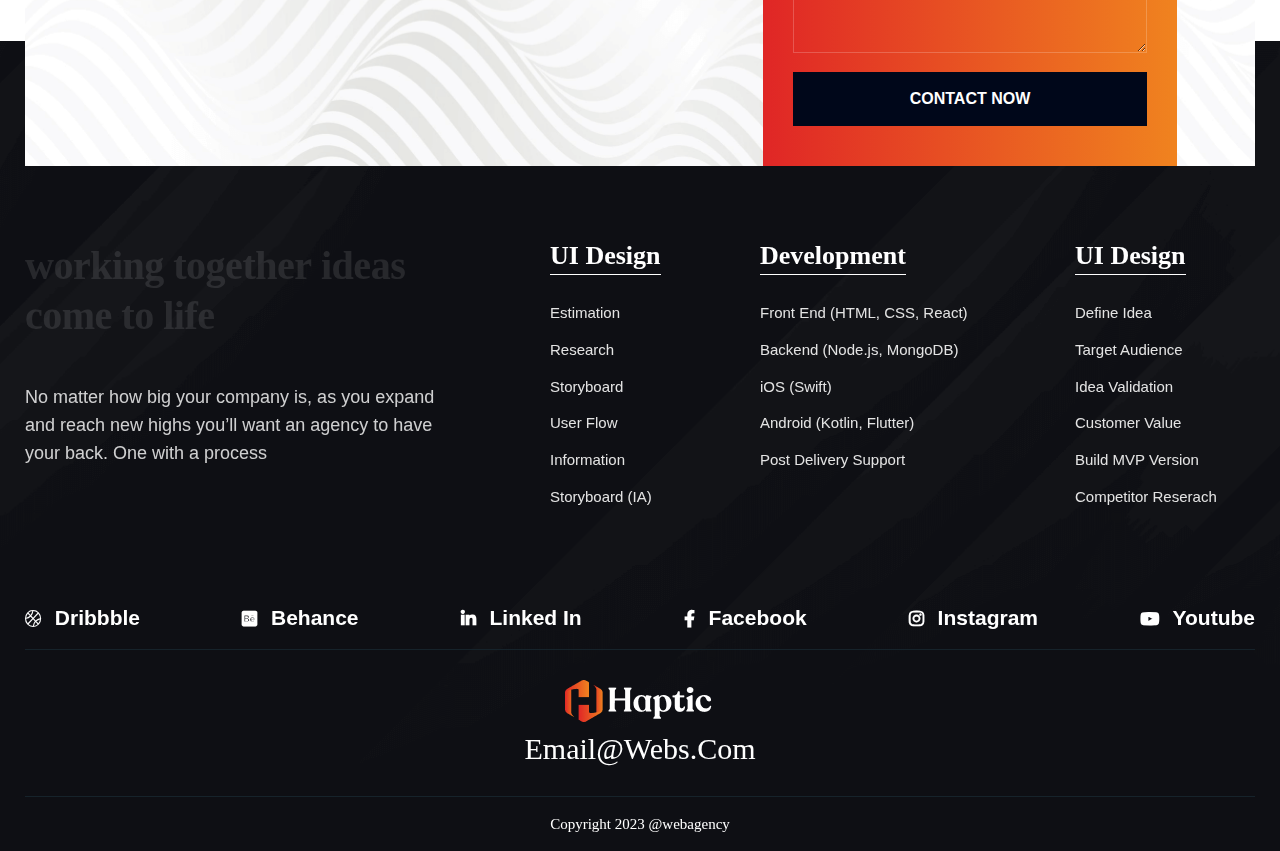
<file: index-6.html>
<!Doctype html>
<html class="no-js" lang="zxx">
<head>
    <meta charset="utf-8">
    <meta http-equiv="x-ua-compatible" content="ie=edge">
    <title>Home Page 6 - Multi Page</title>
    <meta name="description" content="Haptic - Web And Agency HTML Template">
    <meta name="keywords" content="agency, app, business, company, corporate, designer, freelance, fullpage, modern, office, personal, portfolio, professional, web, web agency">
    <meta name="author" content="Themexriver">
    <link rel="shortcut icon" href="assets/img/logo/f-icon.png" type="image/x-icon">
    <!-- Place favicon.ico in the root directory -->

    <!-- CSS here -->
    <link rel="stylesheet" href="assets/css/bootstrap.min.css">
    <link rel="stylesheet" href="assets/css/fontawesome.css">
    <link rel="stylesheet" href="assets/css/flaticon_aina.css">
    <link rel="stylesheet" href="assets/css/animate.css">
    <link rel="stylesheet" href="assets/css/global.css">
    <link rel="stylesheet" href="assets/css/swiper.min.css">
    <link rel="stylesheet" href="assets/css/meanmenu.css">
    <link rel="stylesheet" href="assets/css/magnific-popup.css">
    <link rel="stylesheet" href="assets/css/style.css">
</head>

<body class="home-6">
    <div id="preloader"></div>
    <div class="cursor"></div>
    <!-- mobile-menu-start -->
    <div class="sidemenu-area sidemenu_1_active">

        <!-- close-btn -->
        <div class="sidemenu-close-btn sidemenu_close_btn">
            <i class="far fa-chevron-left"></i>
        </div>

        <!-- profile -->
        <div class="sidemenu-profile mb-30 is_show">
            <div class="img">
                <img src="assets/img/new_home/logo/logo-icon.png" alt="">
            </div>
            <h6 class="name">Haptic Agency</h6>
        </div>

        <div class="h1-sidebar-menu">
            <div class="sidebar-menu ul-li-block">
                <ul>
                    <li class="dropdown">
                        <a href="!#">Home</a>
                        <ul class="dropdown-menu clearfix">
                            <li class="dropdown">
                                <a href="!#">Web Agency</a>
                                <ul class="dropdown-menu clearfix">
                                    <li><a href="index-5.1.html" target="_blank">One Page</a></li>
                                    <li><a href="index-5.html" target="_blank">Multi Page</a></li>
                                </ul>
                            </li>
                            <li class="dropdown">
                                <a href="!#">Personal Portfolio</a>
                                <ul class="dropdown-menu clearfix">
                                    <li><a href="index-1.1.html" target="_blank">One Page</a></li>
                                    <li><a href="index-1.html" target="_blank">Multi Page</a></li>
                                </ul>
                            </li>
                            <li class="dropdown">
                                <a href="!#">Creative Agency</a>
                                <ul class="dropdown-menu clearfix">
                                    <li><a href="index-2.html" target="_blank">One Page</a></li>
                                    <li><a href="index-2.1.html.html" target="_blank">Multi Page</a></li>
                                </ul>
                            </li>
                            <li class="dropdown">
                                <a href="!#">Creative Web Agency</a>
                                <ul class="dropdown-menu clearfix">
                                    <li><a href="index-3.html" target="_blank">One Page</a></li>
                                    <li><a href="index-3.1.html.html" target="_blank">Multi Page</a></li>
                                </ul>
                            </li>
                            <li class="dropdown">
                                <a href="!#">Digital Web Agency</a>
                                <ul class="dropdown-menu clearfix">
                                    <li><a href="index-4.html" target="_blank">One Page</a></li>
                                    <li><a href="index-4.1.html.html" target="_blank">Multi Page</a></li>
                                </ul>
                            </li>
                            <li class="dropdown">
                                <a href="!#">Business Agency</a>
                                <ul class="dropdown-menu clearfix">
                                    <li><a href="index-6.html" target="_blank">One Page</a></li>
                                    <li><a href="index-6.1.html.html" target="_blank">Multi Page</a></li>
                                </ul>
                            </li>
                            <li class="dropdown">
                                <a href="!#">Digital Agency</a>
                                <ul class="dropdown-menu clearfix">
                                    <li><a href="index-7.html" target="_blank">One Page</a></li>
                                    <li><a href="index-7.1.html.html" target="_blank">Multi Page</a></li>
                                </ul>
                            </li>
                        </ul>
                    </li>
                    <li><a href="about.html" target="_blank">About</a></li>
                    <li class="dropdown">
                        <a href="!#">Blog</a>
                        <ul class="dropdown-menu clearfix">
                            <li><a href="blog-1.html" target="_blank">Blog Minimal </a></li>
                            <li><a href="blog-2.html" target="_blank">Blog Grid</a></li>
                            <li><a href="blog-3.html" target="_blank">Blog List</a></li>
                            <li><a href="blog-single.html" target="_blank">Blog Details</a></li>
                        </ul>
                    </li>

                    <li class="dropdown">
                        <a href="!#">Pages</a>
                        <ul class="dropdown-menu clearfix">
                            <li><a href="service.html" target="_blank">Service Page</a></li>
                            <li class="dropdown">
                                <a href="service-single.html">Services Details</a>
                                <ul class="dropdown-menu clearfix">
                                    <li><a href="service-single.html" target="_blank">Brand & Art</a></li>
                                    <li><a href="service-single.html" target="_blank">Digital Marketing</a></li>
                                    <li><a href="service-single.html" target="_blank">Web Development</a></li>
                                    <li><a href="service-single.html" target="_blank">Design & Development</a></li>
                                    <li><a href="service-single.html" target="_blank">3D Animation</a></li>
                                    <li><a href="service-single.html" target="_blank">Branding & Ilastration</a></li>
                                </ul>
                            </li>
                            <li><a href="contact.html" target="_blank">Contact</a></li>
                            <li><a href="pricing.html" target="_blank">Pricing</a></li>
                            <li class="dropdown">
                                <a href="!#">Career</a>
                                <ul class="dropdown-menu clearfix">
                                    <li><a href="career.html" target="_blank">Career</a></li>
                                    <li><a href="career-single.html" target="_blank">Career Details</a></li>
                                </ul>
                            </li>
                            <li><a href="job-apply.html" target="_blank">Jop Apply</a></li>
                            <li><a href="team.html" target="_blank">Team Page</a></li>
                            <li><a href="team-single.html" target="_blank">Team Details</a></li>
                            <li class="dropdown">
                                <a href="!#">Portfolio</a>
                                <ul class="dropdown-menu clearfix">
                                    <li><a href="portfolio.html" target="_blank">Portfolio</a></li>
                                    <li><a href="portfolio-single.html" target="_blank">Portfolio Details</a></li>
                                </ul>
                            </li>
                        </ul>
                    </li>
                    <li class="dropdown">
                        <a href="!#">Others</a>
                        <ul class="dropdown-menu clearfix">
                            <li><a href="testimonial.html" target="_blank">Testimonial</a></li>
                            <li><a href="faq.html" target="_blank">Faq Page</a></li>
                            <li><a href="terms-condition.html" target="_blank">Terms & Condition</a></li>
                            <li><a href="privacy-policy.html" target="_blank">Privacy Policy</a></li>
                            <li><a href="coming-soon.html" target="_blank">Coming Soon</a></li>
                            <li><a href="404.html" target="_blank">Not Found</a></li>
                        </ul>
                    </li>
                </ul>
            </div>
        </div>

        <!-- mobile-menu -->
        <div class="sidebar-mobile-menu-wrap is_show">
            <div class="mobile_menu">

            </div>
        </div>

        <!-- social-link -->
        <div class="sidemenu-social-link mb-30 is_show">
            <h6 class="title">connect Social</h6>
            <ul>
                <li>
                    <a href="#"><i class="fab fa-facebook-f"></i></a>
                </li>
                <li>
                    <a href="#"><i class="fab fa-youtube"></i></a>
                </li>
                <li>
                    <a href="#"><i class="fab fa-instagram"></i></a>
                </li>
                <li>
                    <a href="#"><i class="fab fa-linkedin-in"></i></a>
                </li>
            </ul>
        </div>

        <!-- contact-info -->
        <div class="sidemenu-contact-info is_show">
            <h6 class="title">Contact Information</h6>
            <div class="info-box-wrap">
                <div class="info-box">
                    <h6 class="title"><i class="fas fa-phone"></i>Phone</h6>
                    <p>(866) 710-9709</p>
                </div>
                <div class="info-box">
                    <h6 class="title"><i class="fas fa-envelope"></i>Email</h6>
                    <p>portfo@gmail.com</p>
                </div>
                <div class="info-box">
                    <h6 class="title"><i class="fas fa-map-marker-alt"></i>Address</h6>
                    <p>Hi50 main road <br> Ro 6A, Avenue 6, Japan</p>
                </div>
            </div>
        </div>

    </div>

    <div class="offcanvas-overlay"></div>
    <!-- mobile-menu-end -->

    <!-- header-start -->
    <header> 
        <div class="hpt-header-1-area header-1-transparent sticky_header_1">
            <div class="hpt-header-1-wrap">
                <div class="container h1-container">
                    <div class="hpt-header-1-content">

                        <!-- header-logo -->
                        <a class="hpt-header-1-logo" href="index.html">
                            <img src="assets/img/new_home/logo/Logo-white.png" alt="logo">
                        </a>

                        <!-- header-action -->
                        <div class="hpt-header-1-action">

                            <!-- search-button -->
                            <button  class="hpt-search-btn-1 search_1_popup_toggle">
                                <i class="fal fa-search"></i>
                            </button>

                            <!-- cart-button -->
                            <button  class="hpt-cart-btn-1 header-cart-btn">
                                <svg width="32" height="32" viewBox="0 0 32 32" fill="none" xmlns="http://www.w3.org/2000/svg">
                                    <path d="M28.6736 15.2553C27.9846 15.1578 27.3581 15.6358 27.2621 16.3193L26.1006 24.5893C25.9681 25.5303 25.5666 28.3928 20.7906 28.3928H11.2096C6.43358 28.3928 6.03108 25.5298 5.89908 24.5893L4.73758 16.3193C4.64158 15.6358 4.01308 15.1578 3.32608 15.2553C2.64258 15.3513 2.16608 15.9833 2.26208 16.6673L3.42358 24.9368C3.96308 28.7778 6.72808 30.8928 11.2096 30.8928H20.7906C25.2721 30.8928 28.0371 28.7778 28.5761 24.9368L29.7376 16.6673C29.8336 15.9833 29.3571 15.3513 28.6736 15.2553Z" fill="white"/>
                                    <path d="M30.5715 10.6784H26.805C26.289 5.31493 21.7595 1.10693 16.2635 1.10693H15.737C10.2405 1.10693 5.7115 5.31493 5.195 10.6784H1.4285C0.737997 10.6784 0.178497 11.2379 0.178497 11.9284C0.178497 12.6189 0.737997 13.1784 1.4285 13.1784H30.5715C31.262 13.1784 31.8215 12.6189 31.8215 11.9284C31.8215 11.2379 31.262 10.6784 30.5715 10.6784ZM15.737 3.60693H16.2635C20.3795 3.60693 23.78 6.69743 24.2855 10.6784H7.715C8.22 6.69743 11.621 3.60693 15.737 3.60693Z" fill="white"/>
                                    <path d="M10.429 25.651C9.82901 25.651 9.29951 25.218 9.19751 24.6065L8.33651 19.4405C8.22301 18.7595 8.68301 18.1155 9.36401 18.002C10.046 17.887 10.689 18.3485 10.8025 19.0295L11.6635 24.1955C11.777 24.8765 11.317 25.5205 10.636 25.634C10.5665 25.646 10.497 25.651 10.429 25.651Z" fill="white"/>
                                    <path d="M21.571 25.6509C21.5025 25.6509 21.434 25.6454 21.364 25.6339C20.683 25.5204 20.223 24.8764 20.3365 24.1954L21.198 19.0294C21.312 18.3489 21.954 17.8869 22.6365 18.0019C23.3175 18.1154 23.7775 18.7594 23.664 19.4404L22.8025 24.6064C22.7005 25.2179 22.171 25.6509 21.571 25.6509Z" fill="white"/>
                                    <path d="M16 25.6509C15.3095 25.6509 14.75 25.0914 14.75 24.4009V19.2349C14.75 18.5444 15.3095 17.9849 16 17.9849C16.6905 17.9849 17.25 18.5444 17.25 19.2349V24.4009C17.25 25.0914 16.6905 25.6509 16 25.6509Z" fill="white"/>
                                </svg>                                        
                            </button>

                            <!-- mobile-menu-button -->
                            <button class="hpt-menu-btn-1 menu_toggle_1">
                                <i class="fal fa-bars"></i>
                            </button>

                        </div>

                    </div>
                </div>
            </div>
        </div>
    </header>
    <!-- header-end -->


    <!-- hero-start -->
    <div class="hpt-hero-1-area">
        <div class="hpt-hero-1-slider">
            <div class="hero-1-bg-img"  >
                <img class="" src="assets/img/new_home/hero/hero-1-bg-img.png" alt="">
            </div>
            <img src="assets/img/new_home/bg-shape/hero-1-bg-shape-1.png" alt="" class="hero-1-bg-shape-1 wow fadeInLeft" data-wow-duration="1.5s" >
            <img src="assets/img/new_home/bg-shape/hero-1-bg-shape-2.png" alt="" class="hero-1-bg-shape-2 wow fadeInRight" data-wow-duration="1.5s" data-wow-delay=".5s" >

            <div class="container h1-container">
                <div class="hpt-hero-1-slider-content ">

                    <h6 class="hero-1-subtitle wow fadeInLeft" data-wow-duration="1.5s" data-wow-delay=".5s" >Welcome web Agency</h6>
                    <h1 class="hero-1-title wow fadeInLeft" data-wow-duration="1.5s" data-wow-delay=".7s" >Web Agency For Your Business</h1>
                    <p class="hero-1-pera wow fadeInLeft" data-wow-duration="1.5s" data-wow-delay=".9s" >Suspendisse finibus dolor et pharetra porta. Sed quam elit, lacinia vitae mi quis, ullamcorper imperdiet dolor. Ut imper turpis nulla, eget pharetra.</p>

                    <div class="hero-btn-wrap wow fadeInUp" data-wow-duration="1.5s" data-wow-delay="1s">
                        <a href="#" class="hpt-btn-1" >
                            <span class="text">get started</span>
                            <i class="fas fa-arrow-right"></i>
                        </a>

                        <a class="hero-1-play-btn-wrap popup-video" href="https://www.youtube.com/watch?v=wcciNQ4TyqQ">
                            <span class="play-btn-1" >
                                <i class="fas fa-play"></i>
                            </span>
                            <span class="play-btn-text">Watch Video</span>
                        </a>

                    </div>
                </div>

            </div>
        </div>
    </div>
    <!-- hero-end -->

    <!-- client-logo-start -->
    <section class="hpt-client-logo-1-area">
        <div class="htp-client-logo-1-wrap">

            <!-- left-title -->
            <div class="title-wrap">
                <h5 class="title reveal-type" >our clients</h5>
            </div>


            <!-- slider -->
            <div class="hpt-client-logo-1-slider-wrap">
                <div class="hpt-client-logo-1-slider">
                    <div class="hpt-client-logo-1-slider-single">
                        <img src="assets/img/new_home/company-logo/client-logo-1.png" alt="">
                    </div>
                    <div class="hpt-client-logo-1-slider-single">
                        <img src="assets/img/new_home/company-logo/client-logo-2.png" alt="">
                    </div>
                    <div class="hpt-client-logo-1-slider-single">
                        <img src="assets/img/new_home/company-logo/client-logo-3.png" alt="">
                    </div>
                    <div class="hpt-client-logo-1-slider-single">
                        <img src="assets/img/new_home/company-logo/client-logo-4.png" alt="">
                    </div>
                    <div class="hpt-client-logo-1-slider-single">
                        <img src="assets/img/new_home/company-logo/client-logo-5.png" alt="">
                    </div>
                    <div class="hpt-client-logo-1-slider-single">
                        <img src="assets/img/new_home/company-logo/client-logo-6.png" alt="">
                    </div>
                    <div class="hpt-client-logo-1-slider-single">
                        <img src="assets/img/new_home/company-logo/client-logo-4.png" alt="">
                    </div>
                    <div class="hpt-client-logo-1-slider-single">
                        <img src="assets/img/new_home/company-logo/client-logo-2.png" alt="">
                    </div>
                    <div class="hpt-client-logo-1-slider-single">
                        <img src="assets/img/new_home/company-logo/client-logo-3.png" alt="">
                    </div>
                    <div class="hpt-client-logo-1-slider-single">
                        <img src="assets/img/new_home/company-logo/client-logo-5.png" alt="">
                    </div>
                    <div class="hpt-client-logo-1-slider-single">
                        <img src="assets/img/new_home/company-logo/client-logo-1.png" alt="">
                    </div>
                    <div class="hpt-client-logo-1-slider-single">
                        <img src="assets/img/new_home/company-logo/client-logo-2.png" alt="">
                    </div>
                    <div class="hpt-client-logo-1-slider-single">
                        <img src="assets/img/new_home/company-logo/client-logo-4.png" alt="">
                    </div>
                    <div class="hpt-client-logo-1-slider-single">
                        <img src="assets/img/new_home/company-logo/client-logo-2.png" alt="">
                    </div>
                    <div class="hpt-client-logo-1-slider-single">
                        <img src="assets/img/new_home/company-logo/client-logo-3.png" alt="">
                    </div>
                    <div class="hpt-client-logo-1-slider-single">
                        <img src="assets/img/new_home/company-logo/client-logo-4.png" alt="">
                    </div>
                    <div class="hpt-client-logo-1-slider-single">
                        <img src="assets/img/new_home/company-logo/client-logo-5.png" alt="">
                    </div>
                </div>
            </div>


        </div>
    </section>
    <!-- client-logo-end -->

    <!-- offer-start -->
    <section class="hpt-offer-1-area pt-120 pb-120">
        <div class="container h1-container">

            <!-- section title -->
            <div class="hpt-offer-1-section-title mb-35">
                <div class="left">
                    <div class="hpt-subtitle-1-wrap">
                        <h6 class="hpt-subtitle-1">WHAT WE OFFER</h6>
                    </div>
                    <h2 class="hpt-title-1 reveal-type ">Unlock Revenue <br> Grow for you Business</h2>
                </div>
                <div class="right">
                    <a href="#" class="hpt-btn-2" >
                        <span class="text">view more</span>
                        <i class="fas fa-arrow-right"></i>
                    </a>
                </div>
            </div>

            <div class="hpt-offer-1-item-wrap">

                <!-- single-item -->
                <div class="hpt-offer-1-item-single active wow fadeInUp " data-wow-delay=".3s">

                    <!-- normal-content -->
                    <div class="hpt-offer-1-item-single-normal">
                        <div class="offer-1-icon">
                            <img src="assets/img/new_home/offer/offer-icon-1.png" alt="" class="icon">
                            <img src="assets/img/new_home/offer/offer-shape-1.png" alt="" class="shape-1">
                        </div>
                        <h5 class="offer-1-title ">
                            Branding & Illustration
                        </h5>
                    </div>

                    <!-- hover-content -->
                    <div class="hpt-offer-1-item-single-hover-position">
                        <div class="hpt-offer-1-item-single-hover bg-default" data-background="assets/img/new_home/offer/offer-img-1.png">
                            <div class="offer-1-icon">
                                <img src="assets/img/new_home/offer/offer-color-icon-1.png" alt="" class="icon">
                                <img src="assets/img/new_home/offer/offer-shape-2.png" alt="" class="shape-2">
                            </div>
                            <h3 class="offer-1-title ">
                                Branding & Illustration
                            </h3>
                            <ul class="offer-1-feature" >
                                <li>
                                    <img src="assets/img/new_home/icon/check-style.png" alt="">
                                    Suspendisse finibus dolor
                                </li>
                                <li>
                                    <img src="assets/img/new_home/icon/check-style.png" alt="">
                                    Sed quam elit, lacinia
                                </li>
                                <li>
                                    <img src="assets/img/new_home/icon/check-style.png" alt="">
                                    Ullamcorper imperdiet
                                </li>
                                <li>
                                    <img src="assets/img/new_home/icon/check-style.png" alt="">
                                    Ut imper turpis nulla
                                </li>
                            </ul>
                            <div class="btn-wrap">
                                <a href="#" class="hpt-btn-border">
                                    <span class="text">view more</span>
                                    <i class="fas fa-arrow-right"></i>
                                </a>
                            </div>
                        </div>
                    </div>

                </div>

                <!-- single-item -->
                <div class="hpt-offer-1-item-single wow fadeInUp " data-wow-delay=".4s">

                    <!-- normal-content -->
                    <div class="hpt-offer-1-item-single-normal">
                        <div class="offer-1-icon">
                            <img src="assets/img/new_home/offer/offer-icon-2.png" alt="" class="icon">

                            <img src="assets/img/new_home/offer/offer-shape-1.png" alt="" class="shape-1">
                        </div>
                        <h5 class="offer-1-title">
                            UI/UX Design Professionals
                        </h5>
                    </div>

                    <!-- hover-content -->
                    <div class="hpt-offer-1-item-single-hover-position">
                        <div class="hpt-offer-1-item-single-hover bg-default" data-background="assets/img/new_home/offer/offer-img-1.png">
                            <div class="offer-1-icon">
                                <img src="assets/img/new_home/offer/offer-color-icon-2.png" alt="" class="icon">
                                <img src="assets/img/new_home/offer/offer-shape-2.png" alt="" class="shape-2">
                            </div>
                            <h3 class="offer-1-title">
                                UI/UX Design From Professionals
                            </h3>
                            <ul class="offer-1-feature" >
                                <li>
                                    <img src="assets/img/new_home/icon/check-style.png" alt="">
                                    Suspendisse finibus dolor
                                </li>
                                <li>
                                    <img src="assets/img/new_home/icon/check-style.png" alt="">
                                    Sed quam elit, lacinia
                                </li>
                                <li>
                                    <img src="assets/img/new_home/icon/check-style.png" alt="">
                                    Ullamcorper imperdiet
                                </li>
                                <li>
                                    <img src="assets/img/new_home/icon/check-style.png" alt="">
                                    Ut imper turpis nulla
                                </li>
                            </ul>
                            <div class="btn-wrap">
                                <a href="#" class="hpt-btn-border">
                                    <span class="text">view more</span>
                                    <i class="fas fa-arrow-right"></i>
                                </a>
                            </div>
                        </div>
                    </div>

                </div>

                <!-- single-item -->
                <div class="hpt-offer-1-item-single wow fadeInUp" data-wow-delay=".5s">

                    <!-- normal-content -->
                    <div class="hpt-offer-1-item-single-normal">
                        <div class="offer-1-icon">
                            <img src="assets/img/new_home/offer/offer-icon-3.png" alt="" class="icon">

                            <img src="assets/img/new_home/offer/offer-shape-1.png" alt="" class="shape-1">
                        </div>
                        <h5 class="offer-1-title">
                            Web Developments
                        </h5>
                    </div>

                    <!-- hover-content -->
                    <div class="hpt-offer-1-item-single-hover-position">
                        <div class="hpt-offer-1-item-single-hover bg-default" data-background="assets/img/new_home/offer/offer-img-1.png">
                            <div class="offer-1-icon">
                                <img src="assets/img/new_home/offer/offer-color-icon-3.png" alt="" class="icon">
                                <img src="assets/img/new_home/offer/offer-shape-2.png" alt="" class="shape-2">
                            </div>
                            <h3 class="offer-1-title">
                                Web Developments
                            </h3>
                            <ul class="offer-1-feature" >
                                <li>
                                    <img src="assets/img/new_home/icon/check-style.png" alt="">
                                    Suspendisse finibus dolor
                                </li>
                                <li>
                                    <img src="assets/img/new_home/icon/check-style.png" alt="">
                                    Sed quam elit, lacinia
                                </li>
                                <li>
                                    <img src="assets/img/new_home/icon/check-style.png" alt="">
                                    Ullamcorper imperdiet
                                </li>
                                <li>
                                    <img src="assets/img/new_home/icon/check-style.png" alt="">
                                    Ut imper turpis nulla
                                </li>
                            </ul>
                            <div class="btn-wrap">
                                <a href="#" class="hpt-btn-border">
                                    <span class="text">view more</span>
                                    <i class="fas fa-arrow-right"></i>
                                </a>
                            </div>
                        </div>
                    </div>

                </div>

                <!-- single-item -->
                <div class="hpt-offer-1-item-single wow fadeInUp" data-wow-delay=".6s">

                    <!-- normal-content -->
                    <div class="hpt-offer-1-item-single-normal">
                        <div class="offer-1-icon">
                            <img src="assets/img/new_home/offer/offer-icon-4.png" alt="" class="icon">
                            <img src="assets/img/new_home/offer/offer-shape-1.png" alt="" class="shape-1">
                        </div>
                        <h5 class="offer-1-title">
                            Branding & Illustration
                        </h5>
                    </div>

                    <!-- hover-content -->
                    <div class="hpt-offer-1-item-single-hover-position">
                        <div class="hpt-offer-1-item-single-hover bg-default" data-background="assets/img/new_home/offer/offer-img-1.png">
                            <div class="offer-1-icon">
                                <img src="assets/img/new_home/offer/offer-color-icon-4.png" alt="" class="icon">
                                <img src="assets/img/new_home/offer/offer-shape-2.png" alt="" class="shape-2">
                            </div>
                            <h3 class="offer-1-title">
                                Mobile Application
                            </h3>
                            <ul class="offer-1-feature" >
                                <li>
                                    <img src="assets/img/new_home/icon/check-style.png" alt="">
                                    Suspendisse finibus dolor
                                </li>
                                <li>
                                    <img src="assets/img/new_home/icon/check-style.png" alt="">
                                    Sed quam elit, lacinia
                                </li>
                                <li>
                                    <img src="assets/img/new_home/icon/check-style.png" alt="">
                                    Ullamcorper imperdiet
                                </li>
                                <li>
                                    <img src="assets/img/new_home/icon/check-style.png" alt="">
                                    Ut imper turpis nulla
                                </li>
                            </ul>
                            <div class="btn-wrap">
                                <a href="#" class="hpt-btn-border">
                                    <span class="text">view more</span>
                                    <i class="fas fa-arrow-right"></i>
                                </a>
                            </div>
                        </div>
                    </div>

                </div>

                <!-- single-item -->
                <div class="hpt-offer-1-item-single wow fadeInUp" data-wow-delay=".7s">

                    <!-- normal-content -->
                    <div class="hpt-offer-1-item-single-normal">
                        <div class="offer-1-icon">
                            <img src="assets/img/new_home/offer/offer-icon-5.png" alt="" class="icon">
                            <img src="assets/img/new_home/offer/offer-shape-1.png" alt="" class="shape-1">
                        </div>
                        <h5 class="offer-1-title">
                            Product & 3D Animation
                        </h5>
                    </div>

                    <!-- hover-content -->
                    <div class="hpt-offer-1-item-single-hover-position">
                        <div class="hpt-offer-1-item-single-hover bg-default" data-background="assets/img/new_home/offer/offer-img-1.png">
                            <div class="offer-1-icon">
                                <img src="assets/img/new_home/offer/offer-color-icon-5.png" alt="" class="icon">
                                <img src="assets/img/new_home/offer/offer-shape-2.png" alt="" class="shape-2">
                            </div>
                            <h3 class="offer-1-title">
                                Product & 3D Animation
                            </h3>
                            <ul class="offer-1-feature" >
                                <li>
                                    <img src="assets/img/new_home/icon/check-style.png" alt="">
                                    Suspendisse finibus dolor
                                </li>
                                <li>
                                    <img src="assets/img/new_home/icon/check-style.png" alt="">
                                    Sed quam elit, lacinia
                                </li>
                                <li>
                                    <img src="assets/img/new_home/icon/check-style.png" alt="">
                                    Ullamcorper imperdiet
                                </li>
                                <li>
                                    <img src="assets/img/new_home/icon/check-style.png" alt="">
                                    Ut imper turpis nulla
                                </li>
                            </ul>
                            <div class="btn-wrap">
                                <a href="#" class="hpt-btn-border">
                                    <span class="text">view more</span>
                                    <i class="fas fa-arrow-right"></i>
                                </a>
                            </div>
                        </div>
                    </div>

                </div>

            </div>

        </div>
    </section>
    <!-- offer-end -->

    <!-- about-start -->
    <section class="hpt-about-1-area pt-120 bg-default" data-background="assets/img/new_home/bg-shape/about-1-img-1.png">
        <img src="assets/img/new_home/bg-shape/about-1-bg-shape-2.png" alt="" class="about-1-bg-shape skewElem">

        <div class="container h1-container">
            <div class="hpt-about-1-wrap">
                <div class="hpt-about-1-img">
                    <div class="about-1-img-1 fadeInLeft wow">
                        <img src="assets/img/new_home/about/about-1-img-1.png" alt="">
                    </div>
                    <div class="about-1-img-2 fadeInUp wow">
                        <img src="assets/img/new_home/about/about-1-img-2.png" alt="">
                    </div>
                    <span class="bg-shape skewElem"></span>
                </div>

                <div class="hpt-about-1-content">
                    <div class="hpt-about-1-section-title">
                        <div class="hpt-subtitle-1-wrap">
                            <h6 class="hpt-subtitle-1">about us</h6>
                        </div>
                        <h2 class="hpt-title-1 reveal-type">We Provide Best Design Solution in City</h2>
                    </div>
                    <div class="hpt-about-1-content-inner ">
                        <p class="hpt-section-pera reveal-type-2">In nec libero luctus, aliquet turpis at, vehicula nisi. Cras eget mauris in nisl tempus lobortis. Nunc in nisi sapien. Suspendisse finibus dolo et pharetra porta. Sed quam elit, lacinia vitae mi quis, ullamcorper imperdiet dolor.</p>

                        <div class="hpt-about-1-feature mb-50 wow fadeIn">
                            <h5 class="item">
                                <img src="assets/img/new_home/about/about-1-icon-1.png" alt="" class="icon">
                                Dedicated Team
                            </h5>
                            <h5 class="item">
                                <img src="assets/img/new_home/about/about-1-icon-2.png" alt="" class="icon">
                                Clean Setup
                            </h5>
                            <h5 class="item">
                                <img src="assets/img/new_home/about/about-1-icon-3.png" alt="" class="icon">
                                24/7 Hours Support
                            </h5>
                            <h5 class="item">
                                <img src="assets/img/new_home/about/about-1-icon-4.png" alt="" class="icon">
                                Winning Award
                            </h5>
                        </div>

                        <div class="hpt-about-1-btn-wrap fadeIn">
                            <a href="#" class="hpt-btn-2">
                                <span class="text">learn more</span>
                                <i class="fas fa-arrow-right"></i>
                            </a>
                            <div class="call-btn-wrap">
                                <a class="call-btn-1">
                                    <img src="assets/img/new_home/icon/phone-call.png" alt="" class="icon">
                                </a>
                                <div class="call-content">
                                    <span class="call-us" >Call Us Anytime</span>
                                    <h6 class="number">0215 6856 9875</h6>
                                </div>
                            </div>
                        </div>

                    </div>
                </div>
            </div>
        </div>
    </section>
    <!-- about-end -->

    <!-- project-start -->
    <section class="hpt-project-1-area pt-120 pb-60">
        <img src="assets/img/new_home/bg-shape/project-1-bg-shape-1.png" alt="" class="project-1-bg-shape-1">

        <div class="container h1-container">
            <div class="hpt-project-1-wrap">

                <!-- left-content -->
                <div class="project-1-left">

                    <!-- section-title -->
                    <div class="hpt-project-1-section-title mb-45">
                        <div class="hpt-subtitle-1-wrap">
                            <h6 class="hpt-subtitle-1">WHAT WE OFFER</h6>
                        </div>
                        <h2 class="hpt-title-1 reveal-type">Explore Our Best Recently Completed Projects</h2>
                    </div>

                    <!-- single-item -->
                    <div class="hpt-project-1-item skewElem">
                        <div class="hpt-project-1-item-img-big">
                            <img src="assets/img/new_home/project/project-img-1.png" alt="" class="main-img">
                            <div class="multi-img-wrap">
                                <div class="multi-img">
                                    <img class="img-1" src="assets/img/new_home/project/project-img-2.png" alt="">
                                    <img class="img-2" src="assets/img/new_home/project/project-img-3.png" alt="">
                                    <img class="img-3" src="assets/img/new_home/project/project-img-4.png" alt="">
                                </div>
                            </div>
                        </div>
                        <div class="hpt-project-1-img-content">
                            <h3 class="project-1-title">
                                <a href="#">Mobile Application Design</a>
                            </h3>
                            <p class="project-1-pera">
                                Web Design <span>I</span> Digital Product <span>I</span> Website
                            </p>

                        </div>
                    </div>

                    <!-- single-item -->
                    <div class="hpt-project-1-item skewElem">
                        <div class="hpt-project-1-item-img-medle">
                            <img src="assets/img/new_home/project/project-img-3.png" alt="" class="main-img">
                            <div class="multi-img-wrap">
                                <div class="multi-img">
                                    <img class="img-2" src="assets/img/new_home/project/project-img-3.png" alt="">
                                    <img class="img-1" src="assets/img/new_home/project/project-img-2.png" alt="">
                                    <img class="img-3" src="assets/img/new_home/project/project-img-4.png" alt="">
                                </div>
                            </div>
                        </div>
                        <div class="hpt-project-1-img-content">
                            <h3 class="project-1-title">
                                <a href="#">Business Consultant Website</a>
                            </h3>
                            <p class="project-1-pera">
                                Web Design <span>I</span> Digital Product <span>I</span> Website
                            </p>

                        </div>
                    </div>

                    <!-- single-item -->
                    <div class="hpt-project-1-item skewElem">
                        <div class="hpt-project-1-item-img-small">
                            <img src="assets/img/new_home/project/project-img-5.png" alt="" class="main-img">
                            <div class="multi-img-wrap">
                                <div class="multi-img">
                                    <img class="img-3" src="assets/img/new_home/project/project-img-4.png" alt="">
                                    <img class="img-1" src="assets/img/new_home/project/project-img-2.png" alt="">
                                    <img class="img-2" src="assets/img/new_home/project/project-img-3.png" alt="">
                                </div>
                            </div>
                        </div>
                        <div class="hpt-project-1-img-content">
                            <h3 class="project-1-title">
                                <a href="#">Website And Design</a>
                            </h3>
                            <p class="project-1-pera">
                                Web Design <span>I</span> Digital Product <span>I</span> Website
                            </p>

                        </div>
                    </div>

                </div>

                <!-- rigth-content -->
                <div class="project-1-right">

                    <!-- single-item -->
                    <div class="hpt-project-1-item skewElem">
                        <div class="hpt-project-1-item-img-medle">
                            <img src="assets/img/new_home/project/project-img-2.png" alt="" class="main-img">
                            <div class="multi-img-wrap">
                                <div class="multi-img">
                                    <img class="img-2" src="assets/img/new_home/project/project-img-3.png" alt="">
                                    <img class="img-1" src="assets/img/new_home/project/project-img-2.png" alt="">
                                    <img class="img-3" src="assets/img/new_home/project/project-img-4.png" alt="">
                                </div>
                            </div>
                        </div>
                        <div class="hpt-project-1-img-content">
                            <h3 class="project-1-title">
                                <a href="#">NFT Marketplace - Web Design</a>
                            </h3>
                            <p class="project-1-pera">
                                Web Design <span>I</span> Digital Product <span>I</span> Website
                            </p>

                        </div>
                    </div>

                    <!-- single-item -->
                    <div class="hpt-project-1-item skewElem">
                        <div class="hpt-project-1-item-img-big">
                            <img src="assets/img/new_home/project/project-img-4.png" alt="" class="main-img">
                            <div class="multi-img-wrap">
                                <div class="multi-img">
                                    <img class="img-1" src="assets/img/new_home/project/project-img-2.png" alt="">
                                    <img class="img-2" src="assets/img/new_home/project/project-img-3.png" alt="">
                                    <img class="img-3" src="assets/img/new_home/project/project-img-4.png" alt="">
                                </div>
                            </div>
                        </div>
                        <div class="hpt-project-1-img-content">
                            <h3 class="project-1-title">
                                <a href="#">Backyard Treasure 3D Illustration</a>
                            </h3>
                            <p class="project-1-pera">
                                Web Design <span>I</span> Digital Product <span>I</span> Website
                            </p>

                        </div>
                    </div>

                    <!-- single-item -->
                    <div class="hpt-project-1-item skewElem">
                        <div class="hpt-project-1-item-img-medle">
                            <img src="assets/img/new_home/project/project-img-6.png" alt="" class="main-img">
                            <div class="multi-img-wrap">
                                <div class="multi-img">
                                    <img class="img-2" src="assets/img/new_home/project/project-img-3.png" alt="">
                                    <img class="img-1" src="assets/img/new_home/project/project-img-2.png" alt="">
                                    <img class="img-3" src="assets/img/new_home/project/project-img-4.png" alt="">
                                </div>
                            </div>
                        </div>
                        <div class="hpt-project-1-img-content">
                            <h3 class="project-1-title">
                                <a href="#">Creative Agency Website Design</a>
                            </h3>
                            <p class="project-1-pera">
                                Web Design <span>I</span> Digital Product <span>I</span> Website
                            </p>

                        </div>
                    </div>

                    <!-- project-section-btn -->
                    <div class="hpt-project-1-btn text-center pt-60">
                        <a href="#" class="hpt-btn-2">
                            <span class="text">learn more</span>
                            <i class="fas fa-arrow-right"></i>
                        </a>
                    </div>

                </div>
            </div>
        </div>
    </section>
    <!-- project-end -->

    <!-- video-section-start -->
    <div class="hpt-video-1-area">
        <div class="hpt-video-1-wrap">
            <div class="hpt-video-1-item">
                <div class="video-1-img">
                    <img src="assets/img/new_home/video/video-1-main-img-1.png" alt="">
                    <div class="multi-img-wrap">
                        <div class="multi-img">
                            <img class="img-1" src="assets/img/new_home/video/video-1-img-1.jpg" alt="">
                            <img class="img-1" src="assets/img/new_home/video/video-1-img-2.jpg" alt="">
                            <img class="img-1" src="assets/img/new_home/video/video-1-img-3.jpg" alt="">
                        </div>
                    </div>
                </div>
                <div class="hpt-video-1-item-btn">
                    <a class="play-btn-2 popup-video play_btn_animation popup-video" href="https://www.youtube.com/watch?v=wcciNQ4TyqQ&t=2s">
                        <span class="play-btn-2-text">
                            play
                        </span>
                    </a>
                </div>
            </div>
        </div>
    </div>
    <!-- video-section-end -->

    <!-- testimonial-start -->
    <section class="hpt-testimonial-1-area pt-120 pb-120">
        <div class="container h1-container">
            <div class="hpt-testimonial-1-title mb-55">
                <div class="left">
                    <div class="hpt-subtitle-1-wrap">
                        <h6 class="hpt-subtitle-1">our testimonial</h6>
                    </div>
                    <h2 class="hpt-title-1 reveal-type">What Our Clients Review About Our Services</h2>
                </div>
                <div class="right">
                    <p class="hpt-section-pera reveal-type-2">Lorem ipsum dolor sit amet consectetur. Nec vulputate nullam suspendisse diam. Bibendum vitae eros at orci dapibus vitae pharetra. Facilisi molestie tincidunt tellus feugiat proin.</p>
                    <a href="#" class="hpt-btn-2">
                        <span class="text">view more</span>
                        <i class="fas fa-arrow-right"></i>
                    </a>
                </div>
            </div>

            <!-- slider- -->
            <div class="hpt-testimonial-1-slider-wrap">

                <!-- slider-left -->
                <div class="swiper hpt-testimonial-1-slider-1">
                    <div class="swiper-container testimonial-1-1">
                        <div class="swiper-wrapper">


                            <!-- single-slider -->
                            <div class="swiper-slide">
                                <div class="hpt-testimonial-1-slider-1-content">
                                    <div class="left">
                                        <h6 class="text">
                                            <span class="qoute-icon " ><i class="fas fa-quote-left"></i></span>
                                            Egestas amet amet ac aliquam hend rerit feugiat facilisis enim. Habi tant cras sa gittis in integer ac justo viverra mi est. Amet lectus morbi duis bibendum.  enim est justo hac. Id urna leo faucibus mi.” 
                                        </h6>
                                        <div class="parson-wrap">
                                            <div class="parson-img">
                                                <img src="assets/img/new_home/testimonial/testimonial-1-author-img-1.png" alt="">
                                            </div>
                                            <div class="parson-content">
                                                <a href="#" class="name">Joyce Thompson</a>
                                                <span class="bio">Leadership Group</span>
                                            </div>
                                        </div>
                                    </div>
                                    <div class="right">
                                        <div class="slide-img">
                                            <img src="assets/img/new_home/testimonial/testimonial-1-img-1.png" alt="">
                                        </div>
                                    </div>
                                </div>
                            </div>

                            <!-- single-slider -->
                            <div class="swiper-slide">
                                <div class="hpt-testimonial-1-slider-1-content">
                                    <div class="left">
                                        <h6 class="text">
                                            <span class="qoute-icon" ><i class="fas fa-quote-left"></i></span>
                                            Egestas amet amet ac aliquam hend rerit feugiat facilisis enim. Habi tant cras sa gittis in integer ac justo viverra mi est. Amet lectus morbi duis bibendum.  enim est justo hac. Id urna leo faucibus mi.” 
                                        </h6>
                                        <div class="parson-wrap">
                                            <div class="parson-img">
                                                <img src="assets/img/new_home/testimonial/testimonial-1-author-img-2.png" alt="">
                                            </div>
                                            <div class="parson-content">
                                                <a href="#" class="name">Pamela Johnson</a>
                                                <span class="bio">Leadership Group</span>
                                            </div>
                                        </div>
                                    </div>
                                    <div class="right">
                                        <div class="slide-img">
                                            <img src="assets/img/new_home/testimonial/testimonial-1-img-2.png" alt="">
                                        </div>
                                    </div>
                                </div>
                            </div>

                            <!-- single-slider -->
                            <div class="swiper-slide">
                                <div class="hpt-testimonial-1-slider-1-content">
                                    <div class="left">
                                        <h6 class="text">
                                            <span class="qoute-icon" ><i class="fas fa-quote-left"></i></span>
                                            Egestas amet amet ac aliquam hend rerit feugiat facilisis enim. Habi tant cras sa gittis in integer ac justo viverra mi est. Amet lectus morbi duis bibendum.  enim est justo hac. Id urna leo faucibus mi.” 
                                        </h6>
                                        <div class="parson-wrap">
                                            <div class="parson-img">
                                                <img src="assets/img/new_home/testimonial/testimonial-1-author-img-3.png" alt="">
                                            </div>
                                            <div class="parson-content">
                                                <a href="#" class="name">Kathleen Smith</a>
                                                <span class="bio">Leadership Group</span>
                                            </div>
                                        </div>
                                    </div>
                                    <div class="right">
                                        <div class="slide-img">
                                            <img src="assets/img/new_home/testimonial/testimonial-1-img-3.png" alt="">
                                        </div>
                                    </div>
                                </div>
                            </div>

                            <!-- single-slider -->
                            <div class="swiper-slide">
                                <div class="hpt-testimonial-1-slider-1-content">
                                    <div class="left">
                                        <h6 class="text">
                                            <span class="qoute-icon" ><i class="fas fa-quote-left"></i></span>
                                            Egestas amet amet ac aliquam hend rerit feugiat facilisis enim. Habi tant cras sa gittis in integer ac justo viverra mi est. Amet lectus morbi duis bibendum.  enim est justo hac. Id urna leo faucibus mi.” 
                                        </h6>
                                        <div class="parson-wrap">
                                            <div class="parson-img">
                                                <img src="assets/img/new_home/testimonial/testimonial-1-author-img-4.png" alt="">
                                            </div>
                                            <div class="parson-content">
                                                <a href="#" class="name">Macquarie Tele</a>
                                                <span class="bio">Leadership Group</span>
                                            </div>
                                        </div>
                                    </div>
                                    <div class="right">
                                        <div class="slide-img">
                                            <img src="assets/img/new_home/testimonial/testimonial-1-img-4.png" alt="">
                                        </div>
                                    </div>
                                </div>
                            </div>


                        </div>

                        <div class="hpt-testimonial-1-sider-btn-wrap">
                            <div class="left-btn testimonial-1-prev-btn">
                                <svg width="28" height="28" viewBox="0 0 28 28" fill="none" xmlns="http://www.w3.org/2000/svg">
                                    <path d="M9.40741 12.8519L24.3333 12.8519C24.6378 12.8519 24.9299 12.9729 25.1452 13.1882C25.3605 13.4035 25.4815 13.6955 25.4815 14C25.4815 14.3046 25.3605 14.5966 25.1452 14.8119C24.9299 15.0272 24.6378 15.1482 24.3333 15.1482L9.40741 15.1482C9.1029 15.1482 8.81087 15.0272 8.59555 14.8119C8.38023 14.5966 8.25926 14.3046 8.25926 14C8.25926 13.6955 8.38023 13.4035 8.59555 13.1882C8.81087 12.9729 9.1029 12.8519 9.40741 12.8519Z" fill="url(#paint0_linear_40_525)"/>
                                    <path d="M10.5556 5.96297C10.7067 5.9621 10.8565 5.99106 10.9963 6.0482C11.1362 6.10534 11.2635 6.18953 11.3707 6.29594C11.4784 6.40267 11.5638 6.52966 11.6221 6.66957C11.6804 6.80948 11.7104 6.95955 11.7104 7.11112C11.7104 7.26269 11.6804 7.41276 11.6221 7.55267C11.5638 7.69259 11.4784 7.81957 11.3707 7.92631L5.28556 14L11.3707 20.0737C11.5869 20.2899 11.7084 20.5831 11.7084 20.8889C11.7084 21.0403 11.6786 21.1902 11.6206 21.3301C11.5627 21.4699 11.4778 21.597 11.3707 21.7041C11.2637 21.8111 11.1366 21.8961 10.9967 21.954C10.8569 22.0119 10.7069 22.0417 10.5556 22.0417C10.2498 22.0417 9.95657 21.9203 9.74037 21.7041L2.85148 14.8152C2.74387 14.7085 2.65845 14.5815 2.60016 14.4416C2.54187 14.3016 2.51186 14.1516 2.51186 14C2.51186 13.8484 2.54187 13.6984 2.60016 13.5585C2.65845 13.4185 2.74387 13.2916 2.85148 13.1848L9.74037 6.29594C9.84766 6.18953 9.97489 6.10534 10.1148 6.0482C10.2547 5.99106 10.4045 5.9621 10.5556 5.96297Z" fill="url(#paint1_linear_40_525)"/>
                                    <defs>
                                        <linearGradient id="paint0_linear_40_525" x1="25.4815" y1="14.0022" x2="8.25926" y2="14.0022" gradientUnits="userSpaceOnUse">


                                            <stop offset="1" stop-color="#F0831F"/>
                                        </linearGradient>
                                        <linearGradient id="paint1_linear_40_525" x1="11.7104" y1="14.0175" x2="2.51186" y2="14.0175" gradientUnits="userSpaceOnUse">

                                            <stop offset="1" stop-color="#F0831F"/>
                                        </linearGradient>
                                    </defs>
                                </svg>

                            </div>
                            <div class="right-btn testimonial-1-next-btn">
                                <svg width="28" height="28" viewBox="0 0 28 28" fill="none" xmlns="http://www.w3.org/2000/svg">
                                    <path d="M18.5926 15.1481H3.66665C3.36214 15.1481 3.07011 15.0271 2.85479 14.8118C2.63947 14.5965 2.5185 14.3045 2.5185 14C2.5185 13.6954 2.63947 13.4034 2.85479 13.1881C3.07011 12.9728 3.36214 12.8518 3.66665 12.8518H18.5926C18.8971 12.8518 19.1891 12.9728 19.4044 13.1881C19.6198 13.4034 19.7407 13.6954 19.7407 14C19.7407 14.3045 19.6198 14.5965 19.4044 14.8118C19.1891 15.0271 18.8971 15.1481 18.5926 15.1481Z" fill="url(#paint0_linear_40_532)"/>
                                    <path d="M17.4444 22.037C17.2933 22.0379 17.1435 22.0089 17.0036 21.9518C16.8638 21.8947 16.7365 21.8105 16.6292 21.7041C16.5216 21.5973 16.4362 21.4703 16.3779 21.3304C16.3196 21.1905 16.2896 21.0404 16.2896 20.8889C16.2896 20.7373 16.3196 20.5872 16.3779 20.4473C16.4362 20.3074 16.5216 20.1804 16.6292 20.0737L22.7144 14L16.6292 7.92628C16.413 7.71008 16.2916 7.41685 16.2916 7.1111C16.2916 6.9597 16.3214 6.80979 16.3793 6.66992C16.4373 6.53005 16.5222 6.40296 16.6292 6.29591C16.7363 6.18886 16.8634 6.10394 17.0033 6.04601C17.1431 5.98807 17.293 5.95825 17.4444 5.95825C17.7502 5.95825 18.0434 6.07971 18.2596 6.29591L25.1485 13.1848C25.2561 13.2915 25.3415 13.4185 25.3998 13.5584C25.4581 13.6983 25.4881 13.8484 25.4881 14C25.4881 14.1516 25.4581 14.3016 25.3998 14.4415C25.3415 14.5815 25.2561 14.7084 25.1485 14.8152L18.2596 21.7041C18.1523 21.8105 18.0251 21.8947 17.8852 21.9518C17.7453 22.0089 17.5955 22.0379 17.4444 22.037Z" fill="url(#paint1_linear_40_532)"/>
                                    <defs>
                                        <linearGradient id="paint0_linear_40_532" x1="2.5185" y1="13.9978" x2="19.7407" y2="13.9978" gradientUnits="userSpaceOnUse">
                                            <stop offset="1" stop-color="#F0831F"/>
                                        </linearGradient>
                                        <linearGradient id="paint1_linear_40_532" x1="16.2896" y1="13.9825" x2="25.4881" y2="13.9825" gradientUnits="userSpaceOnUse">
                                            <stop offset="1" stop-color="#F0831F"/>
                                        </linearGradient>
                                    </defs>
                                </svg>                                            
                            </div>
                        </div>

                    </div>

                </div>
            </div>

            <div class="swiper hpt-testimonial-1-slider-2">
                <span class="line"></span>
                <div class="swiper-container testimonial-1-2">
                    <div class="swiper-wrapper">

                        <!-- single-slider -->
                        <div class="swiper-slide">
                            <div class="hpt-testimonial-1-slider-3-content">
                                <div class="parson-wrap">
                                    <div class="parson-img">
                                        <div class="parson-img-bg">
                                            <img src="assets/img/new_home/testimonial/testimonial-1-author-img-1.png" alt="">
                                        </div>
                                    </div>
                                    <div class="parson-content">
                                        <h6 class="name">Joyce Thompson</h6>
                                        <span class="bio">Leadership Group</span>
                                    </div>
                                </div>
                            </div>
                        </div>

                        <!-- single-slider -->
                        <div class="swiper-slide">
                            <div class="hpt-testimonial-1-slider-3-content">
                                <div class="parson-wrap">
                                    <div class="parson-img">
                                        <div class="parson-img-bg">
                                            <img src="assets/img/new_home/testimonial/testimonial-1-author-img-2.png" alt="">
                                        </div>
                                    </div>
                                    <div class="parson-content">
                                        <h6 class="name">Pamela Johnson</h6>
                                        <span class="bio">Leadership Group</span>
                                    </div>
                                </div>
                            </div>
                        </div>

                        <!-- single-slider -->
                        <div class="swiper-slide">
                            <div class="hpt-testimonial-1-slider-3-content">
                                <div class="parson-wrap">
                                    <div class="parson-img">
                                        <div class="parson-img-bg">
                                            <img src="assets/img/new_home/testimonial/testimonial-1-author-img-3.png" alt="">
                                        </div>
                                    </div>
                                    <div class="parson-content">
                                        <h6 class="name">Kathleen Smith</h6>
                                        <span class="bio">Leadership Group</span>
                                    </div>
                                </div>
                            </div>
                        </div>

                        <!-- single-slider -->
                        <div class="swiper-slide">
                            <div class="hpt-testimonial-1-slider-3-content">
                                <div class="parson-wrap">
                                    <div class="parson-img">
                                        <div class="parson-img-bg">
                                            <img src="assets/img/new_home/testimonial/testimonial-1-author-img-4.png" alt="">
                                        </div>
                                    </div>
                                    <div class="parson-content">
                                        <h6 class="name">Macquarie Tele</h6>
                                        <span class="bio">Leadership Group</span>
                                    </div>
                                </div>
                            </div>
                        </div>

                    </div>
                </div>
            </div>

        </div>
    </section>
    <!-- testimonial-end -->

    <!-- project-count-start -->
    <section class="hpt-project-count-1-area pt-50 pb-50">

        <div class="container h1-container">
            <div class="hpt-project-count-1-wrap">

                <div class="hpt-project-count-1-item ">
                    <h3 class="title" ><span class="counter">120</span>k+</h3>
                    <span class="text" >Successful Project</span>
                </div> 

                <!-- single-item -->
                <div class="hpt-project-count-1-item ">
                    <h3 class="title" ><span class="counter">125</span>k</h3>
                    <span class="text" >Happy Customers</span>
                </div> 

                <!-- single-item -->
                <div class="hpt-project-count-1-item ">
                    <h3 class="title" ><span class="counter">260</span>+</h3>
                    <span class="text" >Happy Customers</span>
                </div> 

                <!-- single-item -->
                <div class="hpt-project-count-1-item ">
                    <h3 class="title" ><span class="counter">135</span></h3>
                    <span class="text" >Awards Won</span>
                </div> 

            </div>
        </div>

    </section>
    <!-- project-count-end -->

    <!-- faq-start -->
    <section class="hpt-faq-1-area">
        <img class="faq-1-bg-shape-1" src="assets/img/new_home/bg-shape/faq-bg-shape-1.png" alt="">
        <div class="hpt-faq-1-wrap">

            <div class="hpt-faq-1-left">
                <div class="hpt-faq-1-img wow fadeInLeft" data-wow-duration="1s">
                    <img src="assets/img/new_home/faq/faq-1-img-1.png" alt="">
                </div>
            </div>

            <div class="hpt-faq-1-right">

                <!-- section-title -->
                <div class="hpt-faq-1-section-title mb-25">
                    <div class="hpt-subtitle-1-wrap">
                        <h6 class="hpt-subtitle-1">frequently asked questions</h6>
                    </div>
                    <h2 class="hpt-title-1 reveal-type">You Are Confused! Question & Answers.</h2>
                    <p class="hpt-section-pera reveal-type-2">In nec libero luctus, aliquet turpis at, vehicula nisi. Cras eget mauris in nisl tempus lobortis. Nunc in nisi sapien. </p>
                </div>

                <!-- faq -->
                <div class="accordion hpt-faq-1-item-wrap" id="accordionExample_31">

                    <!-- single-team -->
                    <div class="accordion-item faq_bg" >
                        <h2 class="accordion-header" id="heading10">
                            <button class="accordion-button" data-bs-toggle="collapse" data-bs-target="#collapse10" aria-expanded="true" aria-controls="collapse10">
                                <span class="text" >What Is Agency?</span>
                                <span class="icon"><i class="far fa-plus"></i></span>
                            </button>
                        </h2>
                        <div id="collapse10" class="accordion-collapse collapse show" aria-labelledby="heading10" data-bs-parent="#accordionExample_31">
                            <div class="accordion-body ">
                                <div class="faq-text">
                                    Lorem ipsum dolor sit amet consectetur. Vel velit tincidunt adipiscing mauri tincidunt nunc et. Tincidunt lectus massa gravida sit placerat. Fermentum morbi viverra accumsan vitae.
                                </div>
                            </div>
                        </div>
                        <span class="line"></span>
                    </div>

                    <!-- single-team -->
                    <div class="accordion-item" >
                        <h2 class="accordion-header" id="heading12">
                            <button class="accordion-button collapsed" type="button" data-bs-toggle="collapse" data-bs-target="#collapse12" aria-expanded="false" aria-controls="collapse12">
                                <span class="text" >Habitant morbi tristique senectus ?</span>
                                <span class="icon"><i class="far fa-plus"></i></span>
                            </button>
                        </h2>
                        <div id="collapse12" class="accordion-collapse collapse" aria-labelledby="heading12" data-bs-parent="#accordionExample_31">
                            <div class="accordion-body ">
                                <div class="faq-text">
                                    Lorem ipsum dolor sit amet consectetur. Vel velit tincidunt adipiscing mauri tincidunt nunc et. Tincidunt lectus massa gravida sit placerat. Fermentum morbi viverra accumsan vitae.
                                </div>
                            </div>
                        </div>
                        <span class="line"></span>
                    </div>

                    <!-- single-team -->
                    <div class="accordion-item " >
                        <h2 class="accordion-header" id="heading13">
                            <button class="accordion-button collapsed" type="button" data-bs-toggle="collapse" data-bs-target="#collapse13" aria-expanded="false" aria-controls="collapse13">
                                <span class="text" >Pellentesque habitant morbi 
                                tristique senectus ?</span>
                                <span class="icon"><i class="far fa-plus"></i></span>
                            </button>
                        </h2>
                        <div id="collapse13" class="accordion-collapse collapse" aria-labelledby="heading13" data-bs-parent="#accordionExample_31">
                            <div class="accordion-body ">
                                <div class="faq-text">
                                    Lorem ipsum dolor sit amet consectetur. Vel velit tincidunt adipiscing mauri tincidunt nunc et. Tincidunt lectus massa gravida sit placerat. Fermentum morbi viverra accumsan vitae.
                                </div>
                            </div>
                        </div>
                        <span class="line"></span>
                    </div>

                </div>

            </div>
        </div>

    </section>
    <!-- faq-end -->

    <!-- blog-start -->
    <section class="hpt-blog-1-area pt-120 pb-120">
        <div class="container h1-container">
            <div class="hpt-blog-1-section-title text-center mb-50">
                <div class="hpt-subtitle-1-wrap">
                    <h6 class="hpt-subtitle-1">our blog & news</h6>
                </div>
                <h2 class="hpt-title-1 reveal-type">Read Our Recent News <br> Get Every Update</h2>

            </div>

            <div class="hpt-blog-1-wrap">
                <div class="left">

                    <!-- single-item -->
                    <div class="hpt-blog-1-item-single wow fadeIn">
                        <div class="blog-1-img">
                            <img src="assets/img/new_home/blog/blog-1-img-1.png" alt="">
                        </div>
                        <div class="blog-1-content">
                            <div class="meta">
                                <a class="author" href="#">By <span class="color" >Emma Mark</span></a>
                                <span class="date" >22 August, 2023</span>
                            </div>
                            <h3 class="blog-1">
                                <a href="#">5 Web Design Blogs You Should Be Reading</a>
                            </h3>
                            <p class="blog-1-pera" >Lorem ipsum dolor sit amet consectetur. Viverra suspendisse ac velit donec.</p>
                        </div>
                    </div>

                    <!-- single-item -->
                    <div class="hpt-blog-1-item-single wow fadeIn">
                        <div class="blog-1-img">
                            <img src="assets/img/new_home/blog/blog-1-img-2.png" alt="">
                        </div>
                        <div class="blog-1-content">
                            <div class="meta">
                                <a class="author" href="#">By <span class="color" >Emma Mark</span></a>
                                <span class="date" >22 August, 2023</span>
                            </div>
                            <h3 class="blog-1">
                                <a href="#">10 Ways to Achieve Your Business Goal</a>
                            </h3>
                            <p class="blog-1-pera" >Lorem ipsum dolor sit amet consectetur. Viverra suspendisse ac velit donec.</p>
                        </div>
                    </div>

                    <!-- single-item -->
                    <div class="hpt-blog-1-item-single wow fadeIn">
                        <div class="blog-1-img">
                            <img src="assets/img/new_home/blog/blog-1-img-3.png" alt="">
                        </div>
                        <div class="blog-1-content">
                            <div class="meta">
                                <a class="author" href="#">By <span class="color" >Emma Mark</span></a>
                                <span class="date" >22 August, 2023</span>
                            </div>
                            <h3 class="blog-1">
                                <a href="#">15 Best Blogs To Follow About Web Design</a>
                            </h3>
                            <p class="blog-1-pera" >Lorem ipsum dolor sit amet consectetur. Viverra suspendisse ac velit donec.</p>
                        </div>
                    </div>


                </div>
                <div class="right">
                    <div class="hpt-blog-1-item-single-2">
                        <div class="blog-1-img">
                            <img src="assets/img/new_home/blog/blog-1-img-4.png" alt="">
                        </div>
                        <div class="blog-1-content-position">
                            <div class="blog-1-content">
                                <div class="meta">
                                    <a class="author" href="#">By <span class="color" >Emma Mark</span></a>
                                    <span class="date" >22 August, 2023</span>
                                </div>
                                <h3 class="blog-1">
                                    <a href="#">5 Web Design Blogs You Should Be Reading</a>
                                </h3>
                                <p class="blog-1-pera" >Lorem ipsum dolor sit amet consectetur. Viverra suspendisse ac velit donec.</p>
                                <div class="blog-1-btn">
                                    <a href="#" class="hpt-btn-2">
                                        <span class="text">read more</span>
                                        <i class="fas fa-arrow-right"></i>
                                    </a>
                                </div>
                            </div>
                        </div>
                    </div>
                </div>
            </div>

        </div>
    </section>
    <!-- blog-end -->

    <!-- contact-start -->
    <section class="hpt-contact-1-area">
        <div class="container h1-container">
            <div class="hpt-contact-1-wrap">
                <img class="contact-1-bg-shape" src="assets/img/new_home/bg-shape/contact-1-bd-shape-1.png" alt="">

                <div class="left">
                    <div class="hpt-contact-1-img wow fadeInLeft" data-wow-duration="1s">
                        <img src="assets/img/new_home/cta/contact-1-img-1.png" alt="">
                    </div>
                </div>

                <div class="right">
                    <div class="hpt-contact-1-form">
                        <img src="assets/img/new_home/cta/contact-1-shape-1.png" alt="" class="shape-1">
                        <img src="assets/img/new_home/cta/contact-1-shape-2.png" alt="" class="shape-2">
                        <form action="#">
                            <h4 class="form-title reveal-type" >Anytime Consulting</h4>
                            <div class="input-item">
                                <input type="text" placeholder="full name" >
                                <img src="assets/img/new_home/icon/user-profile.svg" alt="" class="icon">
                            </div>
                            <div class="input-item">
                                <input type="number" placeholder="phone number" >
                                <img src="assets/img/new_home/icon/phone-call.svg" alt="" class="icon">
                            </div>
                            <div class="input-item">
                                <input type="email" placeholder="email address" >
                                <img src="assets/img/new_home/icon/mail.svg" alt="" class="icon">

                            </div>
                            <div class="input-item">
                                <textarea cols="30" rows="10" placeholder="Type Your Message"></textarea>
                                <img src="assets/img/new_home/icon/message-text.svg" alt="" class="icon-textarea">

                            </div>
                            <div class="form-btn-wrap">
                                <button class="contact-1-btn" >contact now</button>
                            </div>
                        </form>
                    </div>
                </div>

            </div>
        </div>
    </section>
    <!-- contact-end -->

    <footer class="hpt-footer-section" data-background="assets/img/new_home/bg-shape/footer-1-bg-1.png">

        <div class="hpt-footer-widget-content">
            <div class="container h1-container">
                <div class="row">
                    <div class="col-lg-5 col-md-12">
                        <div class="hpt-footer-widget headline pera-content ul-li-block">
                            <div class="about-widget">
                                <h3 class="reveal-type" >Working Together
                                Ideas come to life</h3>
                                <p>
                                    No matter how big your company is, as you expand and reach new highs you’ll want an agency to have your back. One with a process
                                </p>
                            </div>
                        </div>
                    </div>
                    <div class="col-lg-2 col-md-3 col-sm-6">
                        <div class="hpt-footer-widget headline pera-content ul-li-block">
                            <div class="menu-widget">
                                <h3 class="widget-title">UI Design</h3>
                                <ul>
                                    <li><a href="#">Estimation</a></li>
                                    <li><a href="#">Research</a></li>
                                    <li><a href="#">Storyboard</a></li>
                                    <li><a href="#">User Flow</a></li>
                                    <li><a href="#">Information </a></li>
                                    <li><a href="#">Storyboard (IA)</a></li>
                                </ul>
                            </div>
                        </div>
                    </div>
                    <div class="col-lg-3 col-md-5 col-sm-6">
                        <div class="hpt-footer-widget headline pera-content ul-li-block">
                            <div class="menu-widget">
                                <h3 class="widget-title">Development</h3>
                                <ul>
                                    <li><a href="#">Front End (HTML, CSS, React)</a></li>
                                    <li><a href="#">Backend (Node.js, MongoDB)</a></li>
                                    <li><a href="#">iOS (Swift)</a></li>
                                    <li><a href="#">Android (Kotlin, Flutter)</a></li>
                                    <li><a href="#">Post Delivery Support</a></li>
                                </ul>
                            </div>
                        </div>
                    </div>
                    <div class="col-lg-2 col-md-4">
                        <div class="hpt-footer-widget headline pera-content ul-li-block">
                            <div class="menu-widget">
                                <h3 class="widget-title">UI Design</h3>
                                <ul>
                                    <li><a href="#">Define Idea</a></li>
                                    <li><a href="#">Target Audience</a></li>
                                    <li><a href="#">Idea Validation</a></li>
                                    <li><a href="#">Customer Value </a></li>
                                    <li><a href="#">Build MVP Version</a></li>
                                    <li><a href="#">Competitor Reserach</a></li>
                                </ul>
                            </div>
                        </div>
                    </div>
                </div>
            </div>
        </div>

        <div class="hpt-footer-social">
            <div class="container h1-container">
                <div class="hpt-footer-social-content ul-li">
                    <ul>
                        <li><a href="#"><i class="fal fa-basketball-ball"></i> Dribbble </a></li>
                        <li><a href="#"><i class="fab fa-behance-square"></i>  Behance  </a></li>
                        <li><a href="#"><i class="fab fa-linkedin-in"></i> Linked In    </a></li>
                        <li><a href="#"><i class="fab fa-facebook-f"></i> Facebook  </a></li>
                        <li><a href="#"><i class="fab fa-instagram"></i> Instagram  </a></li>
                        <li><a href="#"><i class="fab fa-youtube"></i> Youtube </a></li>
                    </ul>
                </div>
            </div>
        </div>

        <div class="hpt-footer-logo-area">
            <div class="container h1-container">
                <div class="hpt-footer-logo">
                    <div class="brand-logo text-center">
                        <a href="#"><img src="assets/img/new_home/logo/Logo-color.png" alt=""></a>
                    </div>
                    <div class="logo-mail text-center headline">
                        <h3><a href="#">email@webs.com</a></h3>
                    </div>
                </div>
            </div>
        </div>

        <div class="hpt-footer-copyright text-center">
            Copyright 2023 @webagency
        </div>

    </footer>	



    <div class="popup-search-box search_1_popup_active">
        <div class="container">
            <h4 class="title">find what you need</h4>
            <div class="popup-search-box-form">
                <form action="#">
                    <div class="popup-search-box-input">
                        <input type="text" placeholder="Search...">
                    </div>
                    <button type="submit"><i class="fal fa-search"></i></button>
                </form>
                <button class="popup-search-box-close-action-btn search_1_popup_close"><i class="fal fa-times"></i></button>
            </div>
        </div>
    </div>

    <div class="cart_sidebar">
        <div class="cart_sidebar_top">
            <h2 class="heading_title">Cart</h2>
            <button type="button" class="cart_close_btn tx-close"></button>
        </div>
        <div class="cart_items_list">
            <div class="cart_item">
                <div class="item_image">
                    <img src="assets/img/new_home/product-img/s_img1.jpg" alt="image_not_found">
                </div>
                <div class="item_content headline">
                    <h4 class="item_title">
                        Rorem ipsum dolor sit amet.
                    </h4>
                    <span class="item_price">$19.00</span>
                    <button type="button" class="remove_btn"><i class="fal fa-times"></i></button>
                </div>
            </div>
            <div class="cart_item">
                <div class="item_image">
                    <img src="assets/img/new_home/product-img/s_img2.jpg" alt="image_not_found">
                </div>
                <div class="item_content headline">
                    <h4 class="item_title">
                        Rorem ipsum dolor sit amet.
                    </h4>
                    <span class="item_price">$22.00</span>
                    <button type="button" class="remove_btn"><i class="fal fa-times"></i></button>
                </div>
            </div>
            <div class="cart_item">
                <div class="item_image">
                    <img src="assets/img/new_home/product-img/s_img3.jpg" alt="image_not_found">
                </div>
                <div class="item_content headline">
                    <h4 class="item_title">
                        Rorem ipsum dolor sit amet.
                    </h4>
                    <span class="item_price">$43.00</span>
                    <button type="button" class="remove_btn"><i class="fal fa-times"></i></button>
                </div>
            </div>
            <div class="cart_item">
                <div class="item_image">
                    <img src="assets/img/new_home/product-img/s_img4.jpg" alt="image_not_found">
                </div>
                <div class="item_content headline">
                    <h4 class="item_title">
                        Rorem ipsum dolor sit amet.
                    </h4>
                    <span class="item_price">$14.00</span>
                    <button type="button" class="remove_btn"><i class="fal fa-times"></i></button>
                </div>
            </div>
        </div>
        <div class="cart_sidebar_bottom">
            <div class="total_price">
                <span>Sub Total:</span>
                <span>$87.00</span>
            </div>
            <div class="cart_sidebar_button">
                <a href="#">View Cart</a>
                <a href="#">Checkout</a>
            </div>
        </div>
    </div>


    <div class="scroll-top">
        <div class="scroll-top-wrap">
            <i  class="icon-1 fal fa-long-arrow-up"></i>
            <i class="fal icon-2 fa-spinner fa-pulse"></i>
        </div>
    </div>


    <!-- JS here -->
    <script src="assets/js/jquery-3.6.0.min.js"></script>
    <script src="assets/js/bootstrap.bundle.min.js"></script>
    <script src="assets/js/swiper-bundle.min.js"></script>
    <script src="assets/js/appear.js"></script>
    <script src="assets/js/counter.js"></script>
    <script src="assets/js/gsap.min.js"></script>
    <script src="assets/js/knob.js"></script>
    <script src="assets/js/jquery.magnific-popup.min.js"></script>
    <script src="assets/js/jquery.counterup.min.js"></script>
    <script src="assets/js/waypoints.min.js"></script>
    <script src="assets/js/parallax.min.js"></script>
    <script src="assets/js/ScrollTrigger.min.js"></script>
    <script src="assets/js/ScrollToPlugin.min.js"></script>
    <script src="assets/js/ScrollSmoother.min.js"></script>
    <script src="assets/js/SplitText.min.js"></script>
    <script src="assets/js/jquery.filterizr.js"></script>
    <script src="assets/js/imagesloaded.pkgd.min.js"></script>
    <script src="assets/js/hover-revel.js"></script>
    <script src="assets/js/split-type.min.js"></script>
    <script src="assets/js/parallax-scroll.js"></script>
    <script src="assets/js/jquery.marquee.min.js"></script>
    <script src="assets/js/wow.min.js"></script>
    <script src="assets/js/jquery.meanmenu.min.js"></script>
    <script src="assets/js/tilt.jquery.min.js"></script>
    <script src="assets/js/matter.min.js"></script>
    <script src="assets/js/home-6.js"></script>
    <script src="assets/js/script.js"></script>
</body>
</html>
</file>
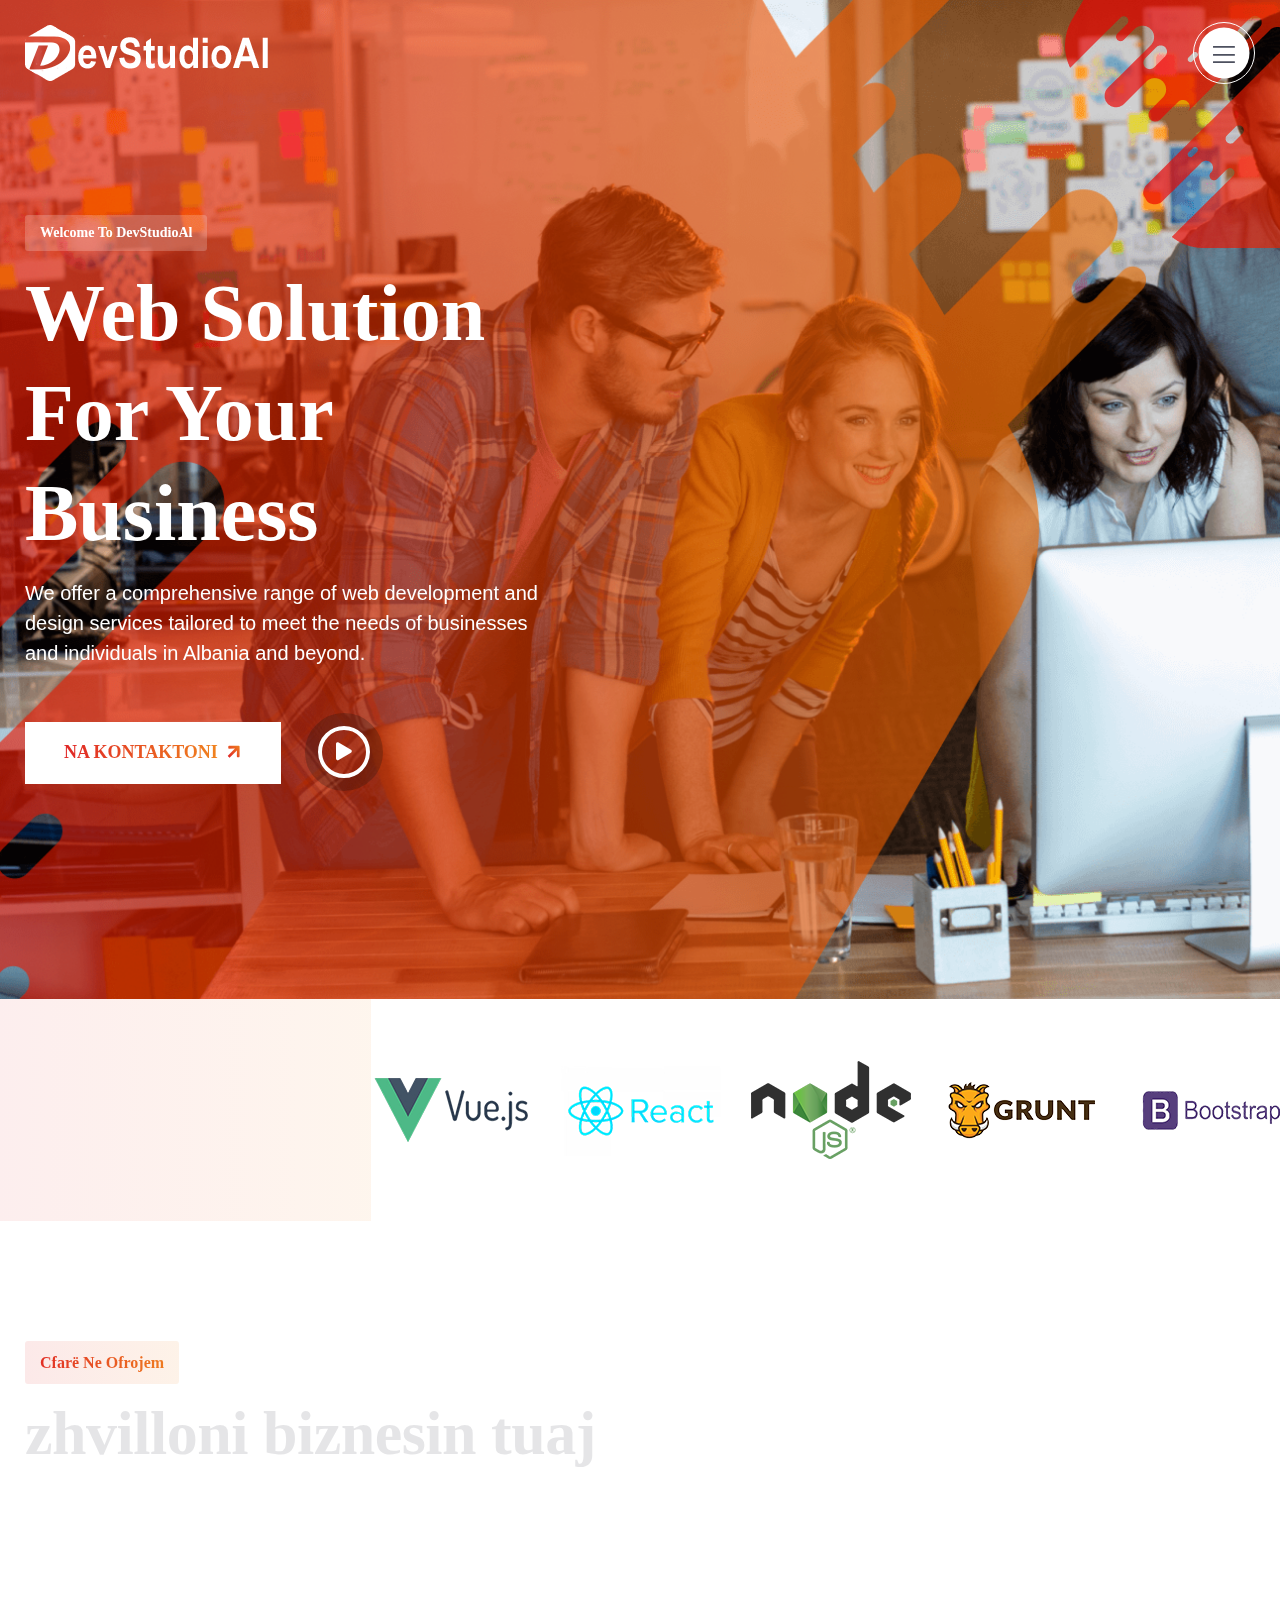
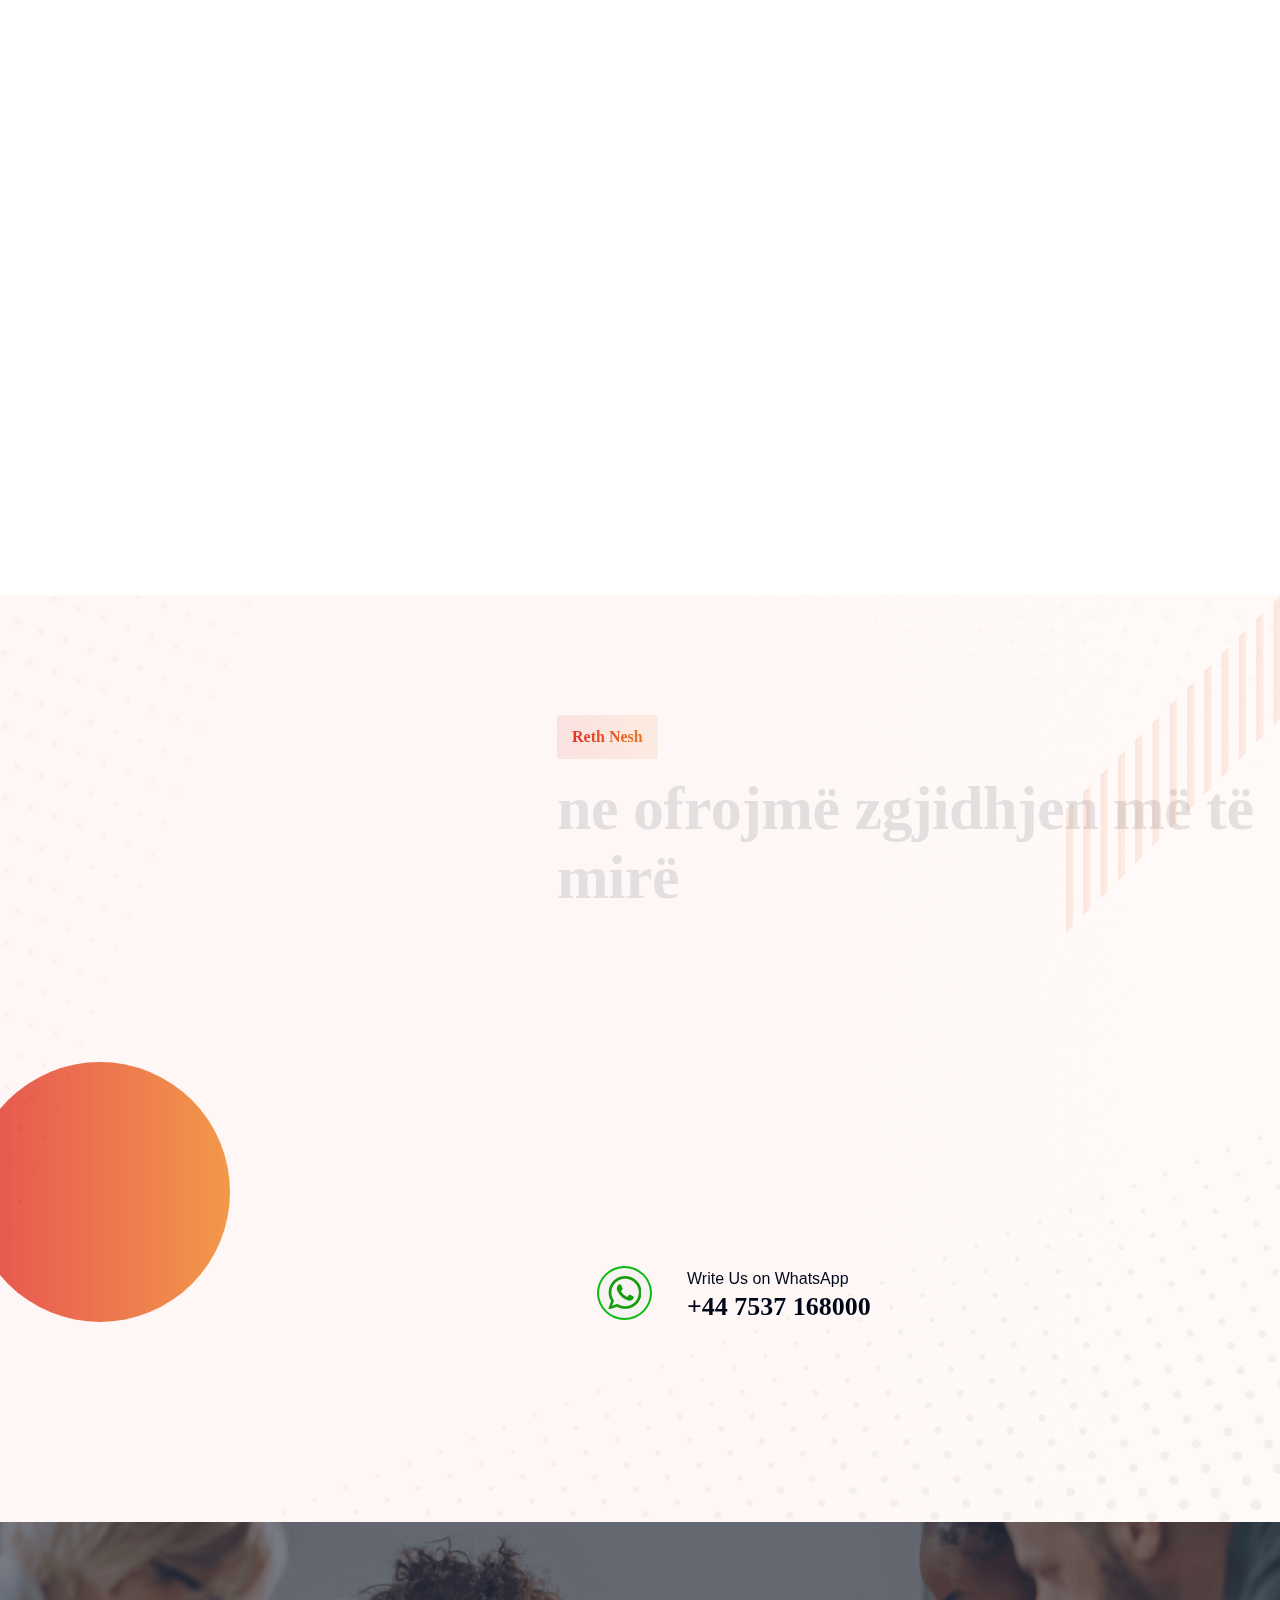
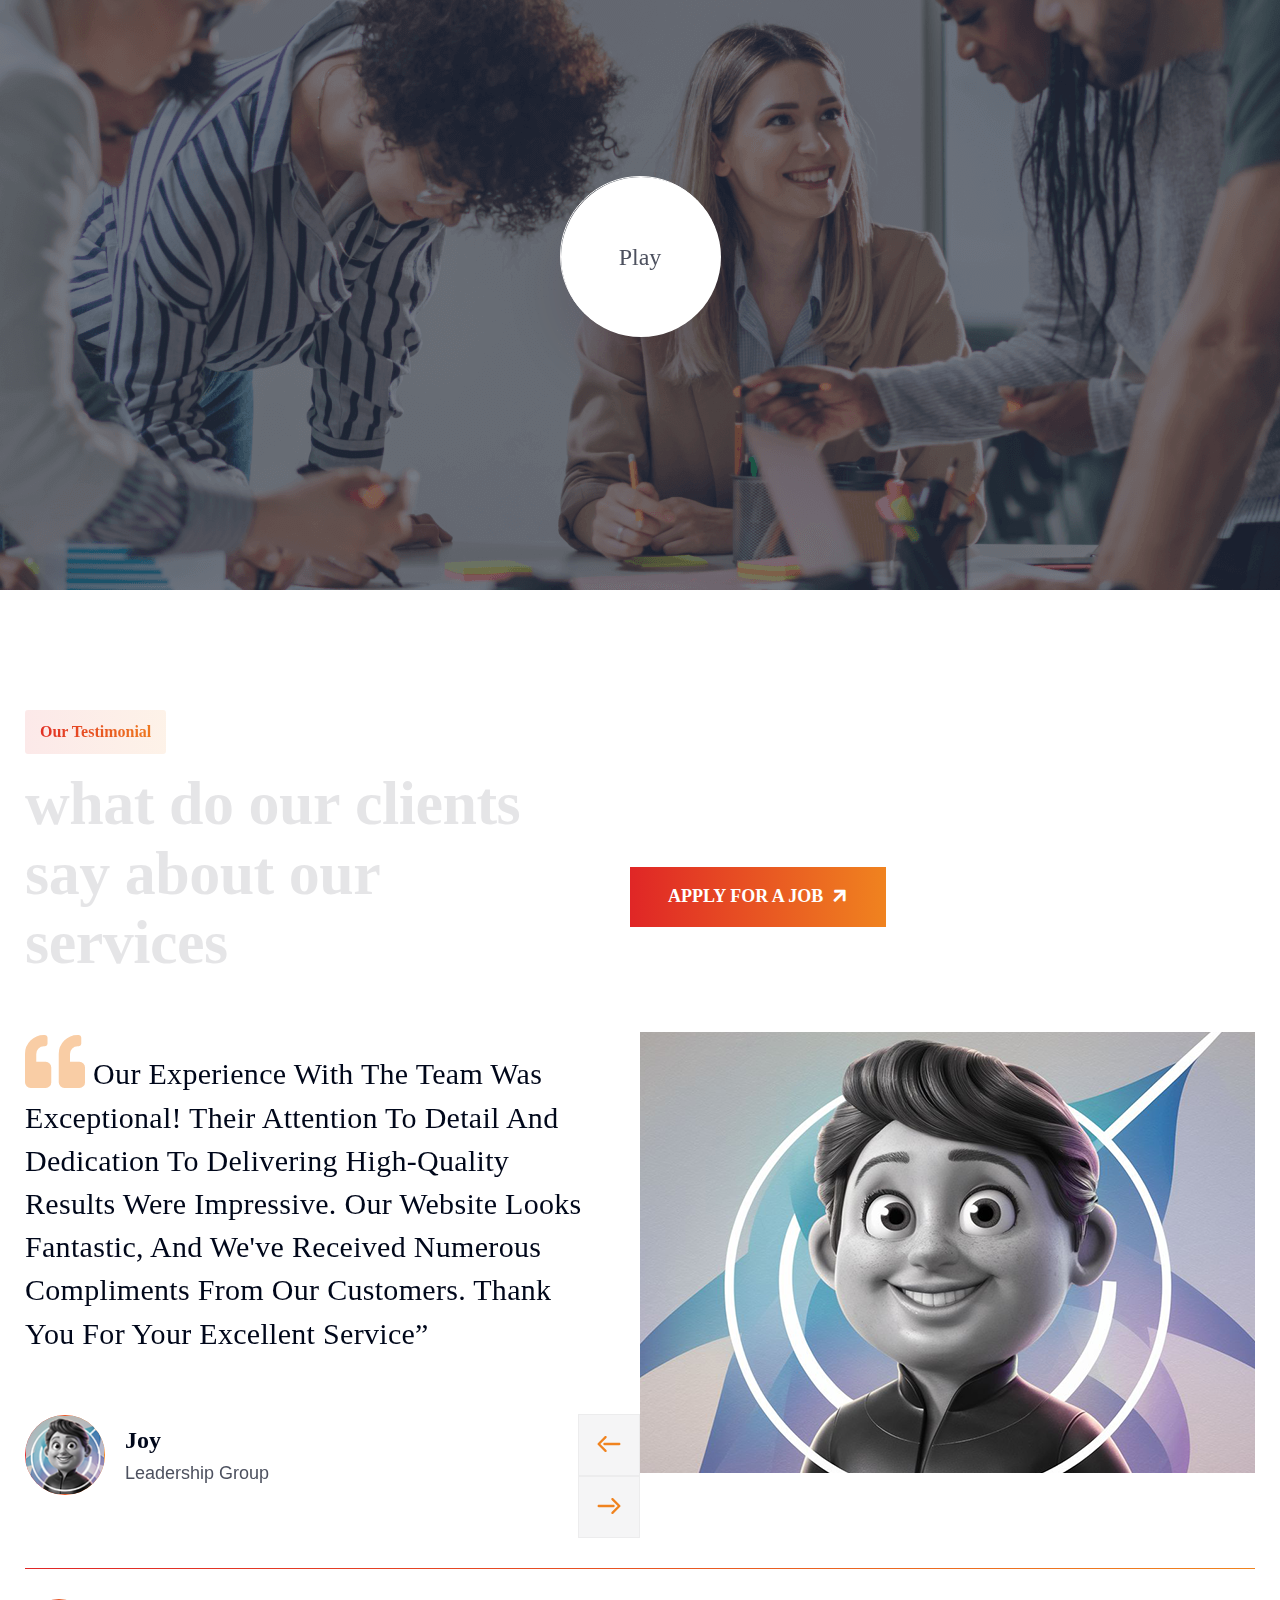
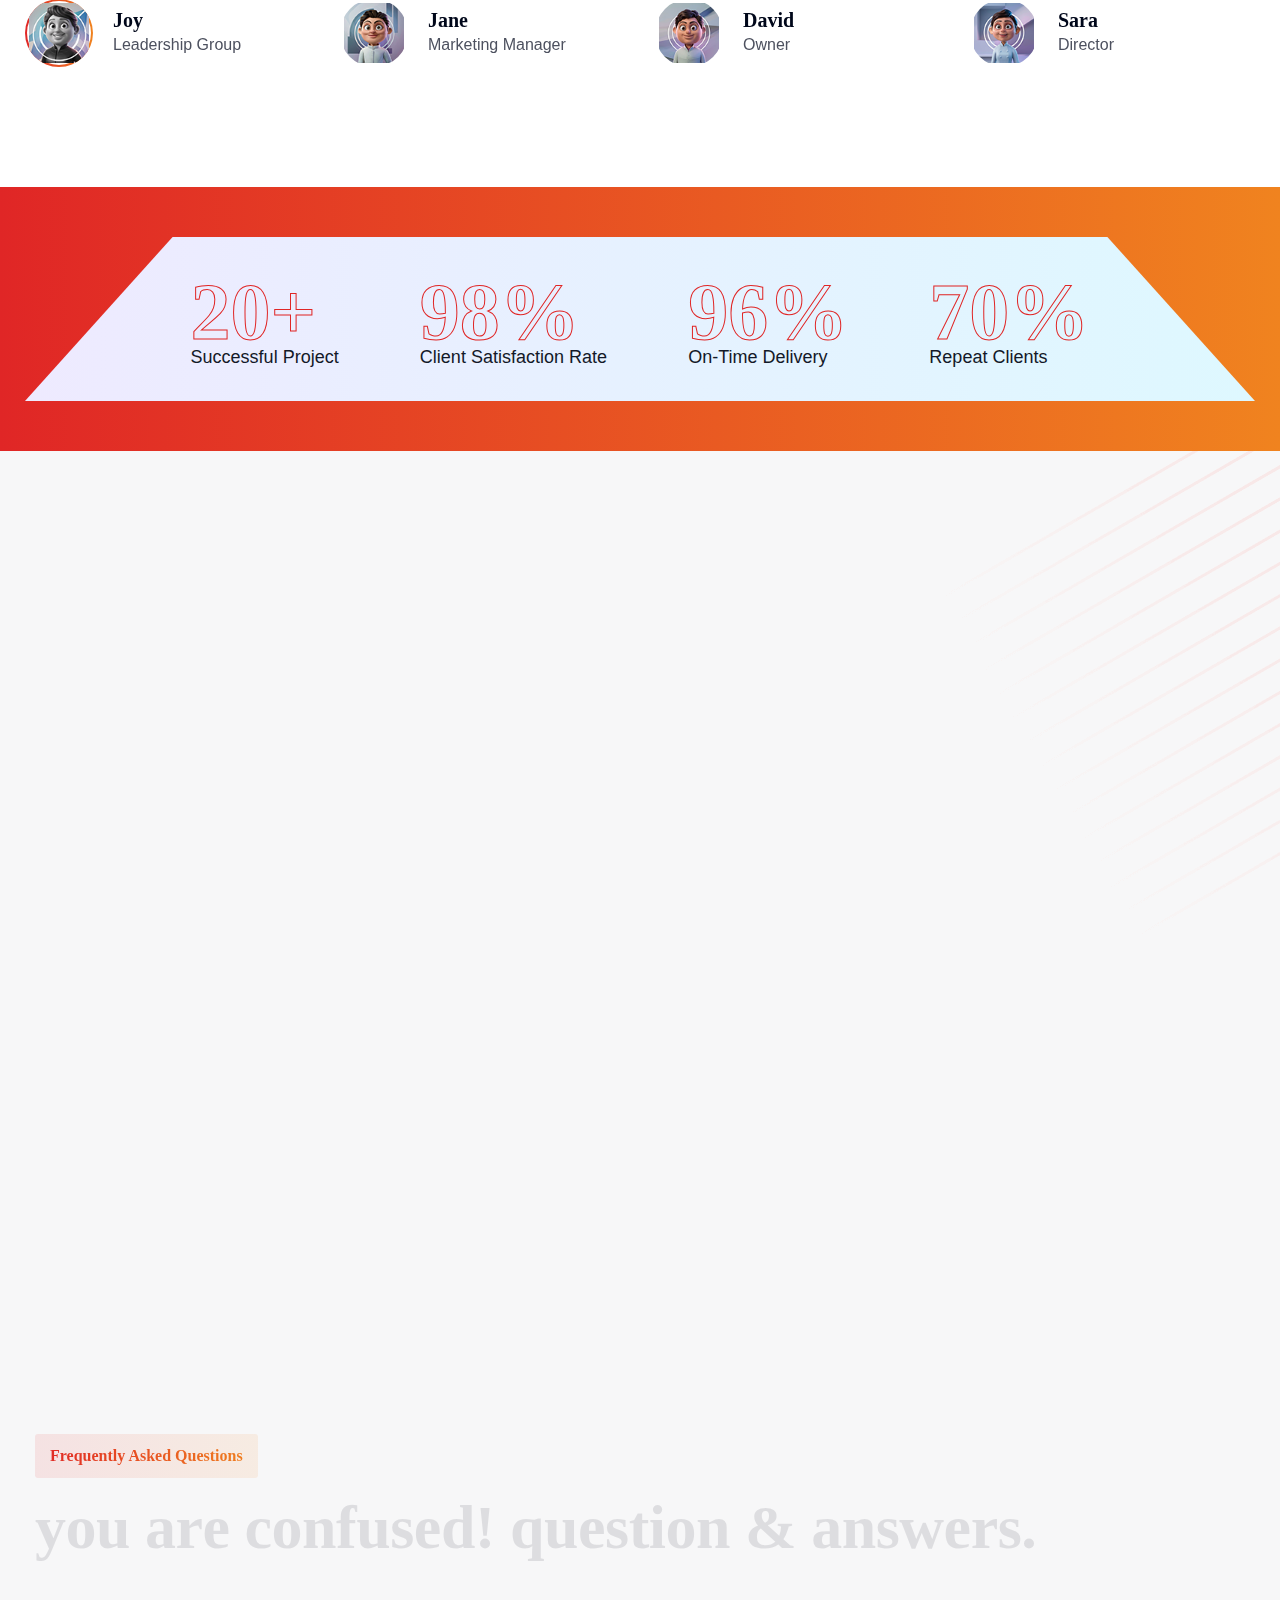
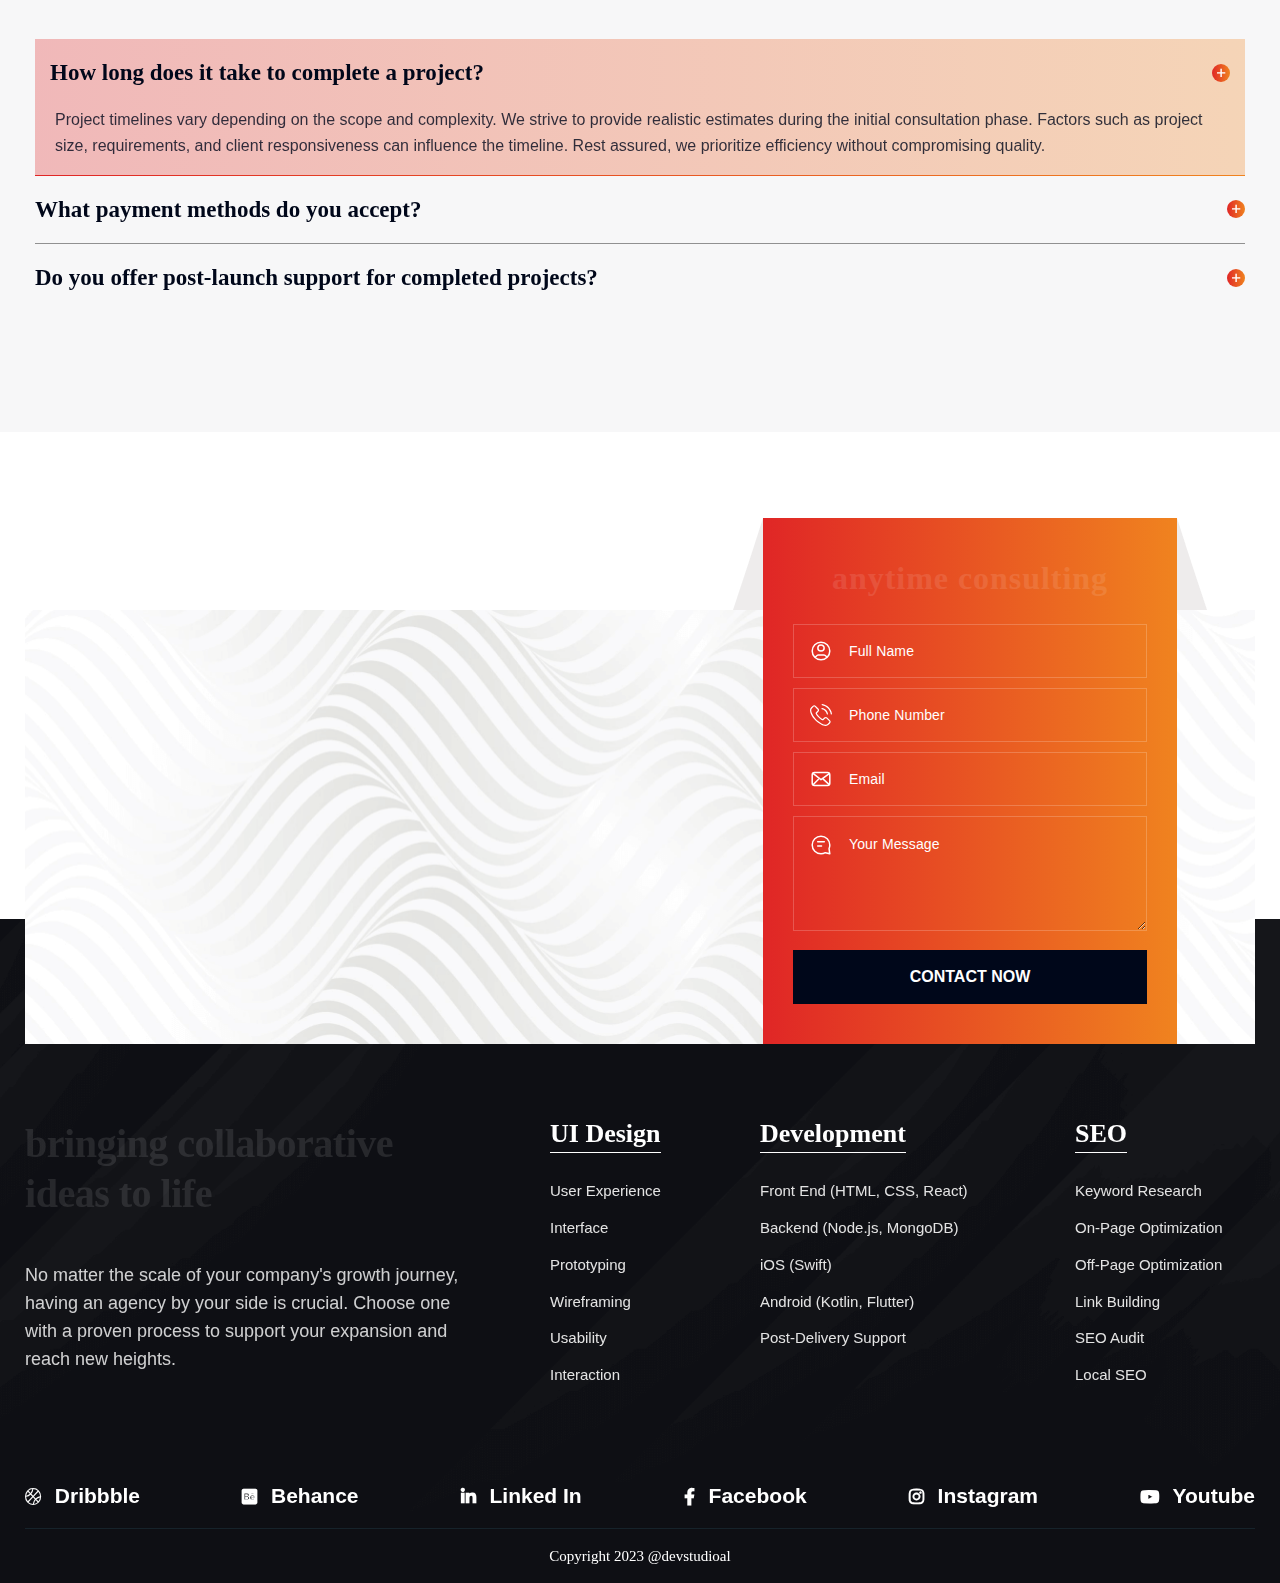
<file: index_al.html>
<!Doctype html>
<html lang="sq">
<head>
    <meta charset="utf-8">
    <meta http-equiv="x-ua-compatible" content="ie=edge">
    <meta name="viewport" content="width=device-width, initial-scale=1">
    <title>DevStudioAl - Web Solution For Your Business</title>
    <meta name="description" content="Your comprehensive solution for Website Development, Web Design, Responsive Design, E-commerce Solutions, CMS, SEO Optimization, and Maintenance & Support. Based in Albania, trusted worldwide.">
    <meta name="keywords" content="Website Development, Web Design, Responsive Design, E-commerce, CMS, SEO, Maintenance, Support, Web Solutions, Albanian Development">
    <meta name="author" content="DevStudioAl">
    <meta name="robots" content="index, follow"> <!-- Allow search engine indexing -->
    <!-- Canonical URL -->
    <link rel="canonical" href="https://devstudioal.com/"> <!-- Canonical URL for avoiding duplicate content -->
    
 <!-- Open Graph Meta Tags (for social media sharing) -->
    <meta property="og:type" content="website">
<meta property="og:title" content="DevStudioAl - Web Solution For Your Business">
<meta property="og:description" content="Your comprehensive solution for Website Development, Web Design, Responsive Design, E-commerce Solutions, CMS, SEO Optimization, and Maintenance & Support. Based in Albania, trusted worldwide.">
<meta property="og:url" content="https://devstudioal.com/">
<meta property="og:image" content="assets/img/new_home/logo/logo-icon.png">

    <link rel="shortcut icon" href="assets/img/logo/f-icon.png" type="image/x-icon">
    <!-- Place favicon.ico in the root directory -->

    <!-- CSS here -->
    <link rel="stylesheet" href="assets/css/bootstrap.min.css">
    <link rel="stylesheet" href="assets/css/fontawesome.css">
    <link rel="stylesheet" href="assets/css/flaticon_aina.css">
    <link rel="stylesheet" href="assets/css/animate.css">
    <link rel="stylesheet" href="assets/css/global.css">
    <link rel="stylesheet" href="assets/css/swiper.min.css">
    <link rel="stylesheet" href="assets/css/meanmenu.css">
    <link rel="stylesheet" href="assets/css/magnific-popup.css">
    <link rel="stylesheet" href="assets/css/style.css">
</head>

<body class="home-6">
    <!-- mobile-menu-start -->
    <div class="sidemenu-area sidemenu_1_active">

        <!-- close-btn -->
        <div class="sidemenu-close-btn sidemenu_close_btn">
            <i class="far fa-chevron-left"></i>
        </div>

        <!-- profile -->
        <div class="sidemenu-profile mb-30 is_show">
            <div class="img">
                <img src="assets/img/new_home/logo/logo-icon.png" alt="">
            </div>
            <h6 class="name">DevStudioAl</h6>
        </div>

        <div class="h1-sidebar-menu">
            <div class="sidebar-menu ul-li-block">
                <ul>
                 <li><a href="index.html" target="_blank">Kreu</a></li>
                            <li><a href="contact.html" target="_blank">Kontakt</a></li>
                            <li><a href="job-apply.html" target="_blank">Aplikim për punë</a></li>
                            <li><a href="terms-condition.html" target="_blank">Kushtet e Përdorimit</a></li>
                            <li><a href="privacy-policy.html" target="_blank">Politika e Privatësisë</a></li>
                        </ul>
                    </li>
                </ul>
            </div>
        </div>

        <!-- mobile-menu -->
        <div class="sidebar-mobile-menu-wrap is_show">
            <div class="mobile_menu">

            </div>
        </div>

        <!-- social-link -->
        <div class="sidemenu-social-link mb-30 is_show">
            <h6 class="title">Rrjetet sociale</h6>
            <ul>
                <li>
                    <a href="#"><i class="fab fa-facebook-f"></i></a>
                </li>
                <li>
                    <a href="https://www.youtube.com/@DevStudioAl"><i class="fab fa-youtube"></i></a>
                </li>
                <li>
                    <a href="#"><i class="fab fa-instagram"></i></a>
                </li>
                <li>
                    <a href="https://www.linkedin.com/company/devstudioal"><i class="fab fa-linkedin-in"></i></a>
                </li>
            </ul>
        </div>

        <!-- contact-info -->
        <div class="sidemenu-contact-info is_show">
            <h6 class="title">Na Kontaktoni</h6>
            <div class="info-box-wrap">
                <div class="info-box">
                    <h6 class="title"><i class="fas fa-phone"></i>Phone</h6>
                    <p>+44 7537 168000 </p>
                </div>
                <div class="info-box">
                    <h6 class="title"><i class="fas fa-envelope"></i>Email</h6>
                    <p>info@devstudioal.com</p>
                </div>
            </div>
        </div>

    </div>

    <div class="offcanvas-overlay"></div>
    <!-- mobile-menu-end -->

    <!-- header-start -->
    <header> 
        <div class="hpt-header-1-area header-1-transparent sticky_header_1">
            <div class="hpt-header-1-wrap">
                <div class="container h1-container">
                    <div class="hpt-header-1-content">

                        <!-- header-logo -->
                        <a class="hpt-header-1-logo" href="index.html">
                            <img src="assets/img/new_home/logo/Logo-white.png" alt="logo">
                        </a>

                        <!-- header-action -->
                        <div class="hpt-header-1-action">

                            <!-- mobile-menu-button -->
                            <button class="hpt-menu-btn-1 menu_toggle_1">
                                <i class="fal fa-bars"></i>
                            </button>

                        </div>

                    </div>
                </div>
            </div>
        </div>
    </header>
    <!-- header-end -->


    <!-- hero-start -->
    <div class="hpt-hero-1-area">
        <div class="hpt-hero-1-slider">
            <div class="hero-1-bg-img"  >
                <img class="" src="assets/img/new_home/hero/hero-1-bg-img.png" alt="">
            </div>
            <img src="assets/img/new_home/bg-shape/hero-1-bg-shape-1.png" alt="" class="hero-1-bg-shape-1 wow fadeInLeft" data-wow-duration="1.5s" >
            <img src="assets/img/new_home/bg-shape/hero-1-bg-shape-2.png" alt="" class="hero-1-bg-shape-2 wow fadeInRight" data-wow-duration="1.5s" data-wow-delay=".5s" >

            <div class="container h1-container">
                <div class="hpt-hero-1-slider-content ">

                    <h6 class="hero-1-subtitle wow fadeInLeft" data-wow-duration="1.5s" data-wow-delay=".5s" >Welcome to DevStudioAl</h6>
                    <h1 class="hero-1-title wow fadeInLeft" data-wow-duration="1.5s" data-wow-delay=".7s" >Web Solution For Your Business</h1>
                    <p class="hero-1-pera wow fadeInLeft" data-wow-duration="1.5s" data-wow-delay=".9s" >We offer a comprehensive range of web development and design services tailored to meet the needs of businesses and individuals in Albania and beyond. </p>

                    <div class="hero-btn-wrap wow fadeInUp" data-wow-duration="1.5s" data-wow-delay="1s">
                        <a href="contact.html" target="_blank" class="hpt-btn-1" >
                            <span class="text">Na Kontaktoni</span>
                            <i class="fas fa-arrow-right"></i>
                        </a>

                        <a class="hero-1-play-btn-wrap popup-video" href="https://www.youtube.com/watch?v=3aZQnL9FGsI">
                            <span class="play-btn-1" >
                                <i class="fas fa-play"></i>
                            </span>
                            <span class="play-btn-text"></span>
                        </a>

                    </div>
                </div>

            </div>
        </div>
    </div>
    <!-- hero-end -->

    <!-- client-logo-start -->
    <section class="hpt-client-logo-1-area">
        <div class="htp-client-logo-1-wrap">

            <!-- left-title -->
            <div class="title-wrap">
                <h5 class="title reveal-type" >aftësitë tona</h5>
            </div>


            <!-- slider -->
            <div class="hpt-client-logo-1-slider-wrap">
                <div class="hpt-client-logo-1-slider">
                    <div class="hpt-client-logo-1-slider-single">
                        <img src="assets/img/new_home/company-logo/client-logo-1.png" alt="">
                    </div>
                    <div class="hpt-client-logo-1-slider-single">
                        <img src="assets/img/new_home/company-logo/client-logo-2.png" alt="">
                    </div>
                    <div class="hpt-client-logo-1-slider-single">
                        <img src="assets/img/new_home/company-logo/client-logo-3.png" alt="">
                    </div>
                    <div class="hpt-client-logo-1-slider-single">
                        <img src="assets/img/new_home/company-logo/client-logo-4.png" alt="">
                    </div>
                    <div class="hpt-client-logo-1-slider-single">
                        <img src="assets/img/new_home/company-logo/client-logo-5.png" alt="">
                    </div>
                    <div class="hpt-client-logo-1-slider-single">
                        <img src="assets/img/new_home/company-logo/client-logo-6.png" alt="">
                    </div>
                    <div class="hpt-client-logo-1-slider-single">
                        <img src="assets/img/new_home/company-logo/client-logo-4.png" alt="">
                    </div>
                    <div class="hpt-client-logo-1-slider-single">
                        <img src="assets/img/new_home/company-logo/client-logo-2.png" alt="">
                    </div>
                    <div class="hpt-client-logo-1-slider-single">
                        <img src="assets/img/new_home/company-logo/client-logo-3.png" alt="">
                    </div>
                    <div class="hpt-client-logo-1-slider-single">
                        <img src="assets/img/new_home/company-logo/client-logo-5.png" alt="">
                    </div>
                    <div class="hpt-client-logo-1-slider-single">
                        <img src="assets/img/new_home/company-logo/client-logo-1.png" alt="">
                    </div>
                    <div class="hpt-client-logo-1-slider-single">
                        <img src="assets/img/new_home/company-logo/client-logo-2.png" alt="">
                    </div>
                    <div class="hpt-client-logo-1-slider-single">
                        <img src="assets/img/new_home/company-logo/client-logo-4.png" alt="">
                    </div>
                    <div class="hpt-client-logo-1-slider-single">
                        <img src="assets/img/new_home/company-logo/client-logo-2.png" alt="">
                    </div>
                    <div class="hpt-client-logo-1-slider-single">
                        <img src="assets/img/new_home/company-logo/client-logo-3.png" alt="">
                    </div>
                    <div class="hpt-client-logo-1-slider-single">
                        <img src="assets/img/new_home/company-logo/client-logo-4.png" alt="">
                    </div>
                    <div class="hpt-client-logo-1-slider-single">
                        <img src="assets/img/new_home/company-logo/client-logo-5.png" alt="">
                    </div>
                </div>
            </div>


        </div>
    </section>
    <!-- client-logo-end -->

    <!-- offer-start -->
    <section class="hpt-offer-1-area pt-120 pb-120">
        <div class="container h1-container">

            <!-- section title -->
            <div class="hpt-offer-1-section-title mb-35">
                <div class="left">
                    <div class="hpt-subtitle-1-wrap">
                        <h6 class="hpt-subtitle-1">Cfarë ne Ofrojem</h6>
                    </div>
                    <h2 class="hpt-title-1 reveal-type ">Zhvilloni Biznesin Tuaj </h2>
                </div>
            </div>

            <div class="hpt-offer-1-item-wrap">

                <!-- single-item -->
                <div class="hpt-offer-1-item-single active wow fadeInUp " data-wow-delay=".3s">

                    <!-- normal-content -->
                    <div class="hpt-offer-1-item-single-normal">
                        <div class="offer-1-icon">
                            <img src="assets/img/new_home/offer/offer-icon-1.png" alt="" class="icon">
                            <img src="assets/img/new_home/offer/offer-shape-1.png" alt="" class="shape-1">
                        </div>
                        <h5 class="offer-1-title ">
                            Branding & Illustration
                        </h5>
                    </div>

                    <!-- hover-content -->
                    <div class="hpt-offer-1-item-single-hover-position">
                        <div class="hpt-offer-1-item-single-hover bg-default" data-background="assets/img/new_home/offer/offer-img-1.png">
                            <div class="offer-1-icon">
                                <img src="assets/img/new_home/offer/offer-color-icon-1.png" alt="" class="icon">
                                <img src="assets/img/new_home/offer/offer-shape-2.png" alt="" class="shape-2">
                            </div>
                            <h3 class="offer-1-title ">
                                Branding & Illustration
                            </h3>
                            <ul class="offer-1-feature" >
                                <li>
                                    <img src="assets/img/new_home/icon/check-style.png" alt="">
                                    Brand Identity Design
                                </li>
                                <li>
                                    <img src="assets/img/new_home/icon/check-style.png" alt="">
                                    Custom Illustration Services
                                </li>
                                <li>
                                    <img src="assets/img/new_home/icon/check-style.png" alt="">
                                    Brand Collateral Design
                                </li>
                                <li>
                                    <img src="assets/img/new_home/icon/check-style.png" alt="">
                                    Brand Strategy Consultation
                                </li>
                            </ul>
                        </div>
                    </div>

                </div>

                <!-- single-item -->
                <div class="hpt-offer-1-item-single wow fadeInUp " data-wow-delay=".4s">

                    <!-- normal-content -->
                    <div class="hpt-offer-1-item-single-normal">
                        <div class="offer-1-icon">
                            <img src="assets/img/new_home/offer/offer-icon-2.png" alt="" class="icon">

                            <img src="assets/img/new_home/offer/offer-shape-1.png" alt="" class="shape-1">
                        </div>
                        <h5 class="offer-1-title">
                            UI/UX Design Professionals
                        </h5>
                    </div>

                    <!-- hover-content -->
                    <div class="hpt-offer-1-item-single-hover-position">
                        <div class="hpt-offer-1-item-single-hover bg-default" data-background="assets/img/new_home/offer/offer-img-1.png">
                            <div class="offer-1-icon">
                                <img src="assets/img/new_home/offer/offer-color-icon-2.png" alt="" class="icon">
                                <img src="assets/img/new_home/offer/offer-shape-2.png" alt="" class="shape-2">
                            </div>
                            <h3 class="offer-1-title">
                                UI/UX Design From Professionals
                            </h3>
                            <ul class="offer-1-feature" >
                                <li>
                                    <img src="assets/img/new_home/icon/check-style.png" alt="">
                                    User Interface (UI) Design
                                </li>
                                <li>
                                    <img src="assets/img/new_home/icon/check-style.png" alt="">
                                    User Experience (UX) Design
                                </li>
                                <li>
                                    <img src="assets/img/new_home/icon/check-style.png" alt="">
                                    Responsive Design
                                </li>
                                <li>
                                    <img src="assets/img/new_home/icon/check-style.png" alt="">
                                    Interaction Design
                                </li>
                            </ul>
                        </div>
                    </div>

                </div>

                <!-- single-item -->
                <div class="hpt-offer-1-item-single wow fadeInUp" data-wow-delay=".5s">

                    <!-- normal-content -->
                    <div class="hpt-offer-1-item-single-normal">
                        <div class="offer-1-icon">
                            <img src="assets/img/new_home/offer/offer-icon-3.png" alt="" class="icon">

                            <img src="assets/img/new_home/offer/offer-shape-1.png" alt="" class="shape-1">
                        </div>
                        <h5 class="offer-1-title">
                            Web Developments
                        </h5>
                    </div>

                    <!-- hover-content -->
                    <div class="hpt-offer-1-item-single-hover-position">
                        <div class="hpt-offer-1-item-single-hover bg-default" data-background="assets/img/new_home/offer/offer-img-1.png">
                            <div class="offer-1-icon">
                                <img src="assets/img/new_home/offer/offer-color-icon-3.png" alt="" class="icon">
                                <img src="assets/img/new_home/offer/offer-shape-2.png" alt="" class="shape-2">
                            </div>
                            <h3 class="offer-1-title">
                                Web Developments
                            </h3>
                            <ul class="offer-1-feature" >
                                <li>
                                    <img src="assets/img/new_home/icon/check-style.png" alt="">
                                    Custom Website Development
                                </li>
                                <li>
                                    <img src="assets/img/new_home/icon/check-style.png" alt="">
                                    E-commerce Solutions
                                </li>
                                <li>
                                    <img src="assets/img/new_home/icon/check-style.png" alt="">
                                    Content Management Systems (CMS)
                                </li>
                                <li>
                                    <img src="assets/img/new_home/icon/check-style.png" alt="">
                                    Website Redesign and Optimization
                                </li>
                            </ul>
                        </div>
                    </div>

                </div>

                <!-- single-item -->
                <div class="hpt-offer-1-item-single wow fadeInUp" data-wow-delay=".6s">

                    <!-- normal-content -->
                    <div class="hpt-offer-1-item-single-normal">
                        <div class="offer-1-icon">
                            <img src="assets/img/new_home/offer/offer-icon-4.png" alt="" class="icon">
                            <img src="assets/img/new_home/offer/offer-shape-1.png" alt="" class="shape-1">
                        </div>
                        <h5 class="offer-1-title">
                            Mobile Application
                        </h5>
                    </div>

                    <!-- hover-content -->
                    <div class="hpt-offer-1-item-single-hover-position">
                        <div class="hpt-offer-1-item-single-hover bg-default" data-background="assets/img/new_home/offer/offer-img-1.png">
                            <div class="offer-1-icon">
                                <img src="assets/img/new_home/offer/offer-color-icon-4.png" alt="" class="icon">
                                <img src="assets/img/new_home/offer/offer-shape-2.png" alt="" class="shape-2">
                            </div>
                            <h3 class="offer-1-title">
                                Mobile Application
                            </h3>
                            <ul class="offer-1-feature" >
                                <li>
                                    <img src="assets/img/new_home/icon/check-style.png" alt="">
                                    Native Mobile App Development
                                </li>
                                <li>
                                    <img src="assets/img/new_home/icon/check-style.png" alt="">
                                    Cross-Platform App Development
                                </li>
                                <li>
                                    <img src="assets/img/new_home/icon/check-style.png" alt="">
                                    Mobile App UI/UX Design
                                </li>
                                <li>
                                    <img src="assets/img/new_home/icon/check-style.png" alt="">
                                    App Maintenance and Support
                                </li>
                            </ul>
                        </div>
                    </div>

                </div>

                <!-- single-item -->
                <div class="hpt-offer-1-item-single wow fadeInUp" data-wow-delay=".7s">

                    <!-- normal-content -->
                    <div class="hpt-offer-1-item-single-normal">
                        <div class="offer-1-icon">
                            <img src="assets/img/new_home/offer/offer-icon-5.png" alt="" class="icon">
                            <img src="assets/img/new_home/offer/offer-shape-1.png" alt="" class="shape-1">
                        </div>
                        <h5 class="offer-1-title">
                            Product & 3D Animation
                        </h5>
                    </div>

                    <!-- hover-content -->
                    <div class="hpt-offer-1-item-single-hover-position">
                        <div class="hpt-offer-1-item-single-hover bg-default" data-background="assets/img/new_home/offer/offer-img-1.png">
                            <div class="offer-1-icon">
                                <img src="assets/img/new_home/offer/offer-color-icon-5.png" alt="" class="icon">
                                <img src="assets/img/new_home/offer/offer-shape-2.png" alt="" class="shape-2">
                            </div>
                            <h3 class="offer-1-title">
                                Product & 3D Animation
                            </h3>
                            <ul class="offer-1-feature" >
                                <li>
                                    <img src="assets/img/new_home/icon/check-style.png" alt="">
                                    Product Visualization
                                </li>
                                <li>
                                    <img src="assets/img/new_home/icon/check-style.png" alt="">
                                    Architectural Visualization
                                </li>
                                <li>
                                    <img src="assets/img/new_home/icon/check-style.png" alt="">
                                    Character Animation
                                </li>
                                <li>
                                    <img src="assets/img/new_home/icon/check-style.png" alt="">
                                    Motion Graphics
                                </li>
                            </ul>
                        </div>
                    </div>

                </div>

            </div>

        </div>
    </section>
    <!-- offer-end -->

    <!-- about-start -->
    <section class="hpt-about-1-area pt-120 bg-default" data-background="assets/img/new_home/bg-shape/about-1-img-1.png">
        <img src="assets/img/new_home/bg-shape/about-1-bg-shape-2.png" alt="" class="about-1-bg-shape skewElem">

        <div class="container h1-container">
            <div class="hpt-about-1-wrap">
                <div class="hpt-about-1-img">
                    <div class="about-1-img-1 fadeInLeft wow">
                        <img src="assets/img/new_home/about/about-1-img-1.png" alt="">
                    </div>
                    <div class="about-1-img-2 fadeInUp wow">
                        <img src="assets/img/new_home/about/about-1-img-2.png" alt="">
                    </div>
                    <span class="bg-shape skewElem"></span>
                </div>

                <div class="hpt-about-1-content">
                    <div class="hpt-about-1-section-title">
                        <div class="hpt-subtitle-1-wrap">
                            <h6 class="hpt-subtitle-1">Reth Nesh</h6>
                        </div>
                        <h2 class="hpt-title-1 reveal-type">Ne ofrojmë zgjidhjen më të mirë </h2>
                    </div>
                    <div class="hpt-about-1-content-inner ">
                        <p class="hpt-section-pera reveal-type-2">Elevate your online presence with our top-notch web solutions. From responsive design to e-commerce and SEO, we offer tailored services for your needs. Trust us to be your partner in achieving digital success.</p>

                        <div class="hpt-about-1-feature mb-50 wow fadeIn">
                            <h5 class="item">
                                <img src="assets/img/new_home/about/about-1-icon-1.png" alt="" class="icon">
                                Dedicated Team
                            </h5>
                            <h5 class="item">
                                <img src="assets/img/new_home/about/about-1-icon-2.png" alt="" class="icon">
                                Setup
                            </h5>
                            <h5 class="item">
                                <img src="assets/img/new_home/about/about-1-icon-3.png" alt="" class="icon">
                                24/7 Hours Support
                            </h5>
                            <h5 class="item">
                                <img src="assets/img/new_home/about/about-1-icon-4.png" alt="" class="icon">
                                Winning Award
                            </h5>
                        </div>

                        <div class="hpt-about-1-btn-wrap fadeIn">
                            <div class="call-btn-wrap">
                                <a class="call-btn-1" href="https://wa.me/447537168000?text=Hello%2C%20I%20have%20a%20question" target="_blank">
                                <img src="assets/img/new_home/icon/phone-call.png" alt="" class="icon">
                                </a>
                                <div class="call-content">
                                    <span class="call-us" >Write Us on WhatsApp</span>
                                     <h6 class="number">+44 7537 168000</h6>
                                </div>
                            </div>
                        </div>

                    </div>
                </div>
            </div>
        </div>
    </section>
    <!-- about-end -->

    <!-- project-start -->
   
    <!-- project-end -->

    <!-- video-section-start -->
    <div class="hpt-video-1-area">
        <div class="hpt-video-1-wrap">
            <div class="hpt-video-1-item">
                <div class="video-1-img">
                    <img src="assets/img/new_home/video/video-1-main-img-1.png" alt="">
                </div>
                <div class="hpt-video-1-item-btn">
                    <a class="play-btn-2 popup-video play_btn_animation popup-video" href="https://www.youtube.com/watch?v=wcciNQ4TyqQ&t=2s">
                        <span class="play-btn-2-text">
                            play
                        </span>
                    </a>
                </div>
            </div>
        </div>
    </div>
    <!-- video-section-end -->

    <!-- testimonial-start -->
    <section class="hpt-testimonial-1-area pt-120 pb-120">
        <div class="container h1-container">
            <div class="hpt-testimonial-1-title mb-55">
                <div class="left">
                    <div class="hpt-subtitle-1-wrap">
                        <h6 class="hpt-subtitle-1">our testimonial</h6>
                    </div>
                    <h2 class="hpt-title-1 reveal-type">What do our clients say about our services</h2>
                </div>
                <div class="right">
                    <p class="hpt-section-pera reveal-type-2">Discover what our clients have to say about their experience with us. Read through our testimonials to see how we've helped businesses like yours succeed</p>
                    <a href="job-apply.html" class="hpt-btn-2">
                        <span class="text">Apply for a Job</span>
                        <i class="fas fa-arrow-right"></i>
                    </a>
                </div>
            </div>

            <!-- slider- -->
            <div class="hpt-testimonial-1-slider-wrap">

                <!-- slider-left -->
                <div class="swiper hpt-testimonial-1-slider-1">
                    <div class="swiper-container testimonial-1-1">
                        <div class="swiper-wrapper">


                            <!-- single-slider -->
                            <div class="swiper-slide">
                                <div class="hpt-testimonial-1-slider-1-content">
                                    <div class="left">
                                        <h6 class="text">
                                            <span class="qoute-icon " ><i class="fas fa-quote-left"></i></span>
                                            Our experience with the team was exceptional! Their attention to detail and dedication to delivering high-quality results were impressive. Our website looks fantastic, and we've received numerous compliments from our customers. Thank you for your excellent service” 
                                        </h6>
                                        <div class="parson-wrap">
                                            <div class="parson-img">
                                                <img src="assets/img/new_home/testimonial/testimonial-1-author-img-1.png" alt="">
                                            </div>
                                            <div class="parson-content">
                                                <a href="#" class="name">Joy</a>
                                                <span class="bio">Leadership Group</span>
                                            </div>
                                        </div>
                                    </div>
                                    <div class="right">
                                        <div class="slide-img">
                                            <img src="assets/img/new_home/testimonial/testimonial-1-img-1.png" alt="">
                                        </div>
                                    </div>
                                </div>
                            </div>

                            <!-- single-slider -->
                            <div class="swiper-slide">
                                <div class="hpt-testimonial-1-slider-1-content">
                                    <div class="left">
                                        <h6 class="text">
                                            <span class="qoute-icon" ><i class="fas fa-quote-left"></i></span>
                                            Working with the team was a breeze! They were responsive, professional, and highly skilled. They took the time to understand our needs and delivered a website that perfectly reflects our brand. We couldn't be happier with the results” 
                                        </h6>
                                        <div class="parson-wrap">
                                            <div class="parson-img">
                                                <img src="assets/img/new_home/testimonial/testimonial-1-author-img-2.png" alt="">
                                            </div>
                                            <div class="parson-content">
                                                <a href="#" class="name">Jane</a>
                                                <span class="bio">Marketing Manager</span>
                                            </div>
                                        </div>
                                    </div>
                                    <div class="right">
                                        <div class="slide-img">
                                            <img src="assets/img/new_home/testimonial/testimonial-1-img-2.png" alt="">
                                        </div>
                                    </div>
                                </div>
                            </div>

                            <!-- single-slider -->
                            <div class="swiper-slide">
                                <div class="hpt-testimonial-1-slider-1-content">
                                    <div class="left">
                                        <h6 class="text">
                                            <span class="qoute-icon" ><i class="fas fa-quote-left"></i></span>
                                            I highly recommend their services for anyone looking for top-notch web solutions. Their expertise and creativity transformed our online presence, resulting in increased traffic and conversions. They truly understand the importance of user experience and design. Thank you for your outstanding work.” 
                                        </h6>
                                        <div class="parson-wrap">
                                            <div class="parson-img">
                                                <img src="assets/img/new_home/testimonial/testimonial-1-author-img-3.png" alt="">
                                            </div>
                                            <div class="parson-content">
                                                <a href="#" class="name">David</a>
                                                <span class="bio">Owner</span>
                                            </div>
                                        </div>
                                    </div>
                                    <div class="right">
                                        <div class="slide-img">
                                            <img src="assets/img/new_home/testimonial/testimonial-1-img-3.png" alt="">
                                        </div>
                                    </div>
                                </div>
                            </div>

                            <!-- single-slider -->
                            <div class="swiper-slide">
                                <div class="hpt-testimonial-1-slider-1-content">
                                    <div class="left">
                                        <h6 class="text">
                                            <span class="qoute-icon" ><i class="fas fa-quote-left"></i></span>
                                            The team is simply the best! From start to finish, they provided excellent service and support. Their team went above and beyond to ensure our website not only looks great but also performs exceptionally well. We're thrilled with the outcome and look forward to working with them again in the future.” 
                                        </h6>
                                        <div class="parson-wrap">
                                            <div class="parson-img">
                                                <img src="assets/img/new_home/testimonial/testimonial-1-author-img-4.png" alt="">
                                            </div>
                                            <div class="parson-content">
                                                <a href="#" class="name">Sara</a>
                                                <span class="bio">Director</span>
                                            </div>
                                        </div>
                                    </div>
                                    <div class="right">
                                        <div class="slide-img">
                                            <img src="assets/img/new_home/testimonial/testimonial-1-img-4.png" alt="">
                                        </div>
                                    </div>
                                </div>
                            </div>


                        </div>

                        <div class="hpt-testimonial-1-sider-btn-wrap">
                            <div class="left-btn testimonial-1-prev-btn">
                                <svg width="28" height="28" viewBox="0 0 28 28" fill="none" xmlns="http://www.w3.org/2000/svg">
                                    <path d="M9.40741 12.8519L24.3333 12.8519C24.6378 12.8519 24.9299 12.9729 25.1452 13.1882C25.3605 13.4035 25.4815 13.6955 25.4815 14C25.4815 14.3046 25.3605 14.5966 25.1452 14.8119C24.9299 15.0272 24.6378 15.1482 24.3333 15.1482L9.40741 15.1482C9.1029 15.1482 8.81087 15.0272 8.59555 14.8119C8.38023 14.5966 8.25926 14.3046 8.25926 14C8.25926 13.6955 8.38023 13.4035 8.59555 13.1882C8.81087 12.9729 9.1029 12.8519 9.40741 12.8519Z" fill="url(#paint0_linear_40_525)"/>
                                    <path d="M10.5556 5.96297C10.7067 5.9621 10.8565 5.99106 10.9963 6.0482C11.1362 6.10534 11.2635 6.18953 11.3707 6.29594C11.4784 6.40267 11.5638 6.52966 11.6221 6.66957C11.6804 6.80948 11.7104 6.95955 11.7104 7.11112C11.7104 7.26269 11.6804 7.41276 11.6221 7.55267C11.5638 7.69259 11.4784 7.81957 11.3707 7.92631L5.28556 14L11.3707 20.0737C11.5869 20.2899 11.7084 20.5831 11.7084 20.8889C11.7084 21.0403 11.6786 21.1902 11.6206 21.3301C11.5627 21.4699 11.4778 21.597 11.3707 21.7041C11.2637 21.8111 11.1366 21.8961 10.9967 21.954C10.8569 22.0119 10.7069 22.0417 10.5556 22.0417C10.2498 22.0417 9.95657 21.9203 9.74037 21.7041L2.85148 14.8152C2.74387 14.7085 2.65845 14.5815 2.60016 14.4416C2.54187 14.3016 2.51186 14.1516 2.51186 14C2.51186 13.8484 2.54187 13.6984 2.60016 13.5585C2.65845 13.4185 2.74387 13.2916 2.85148 13.1848L9.74037 6.29594C9.84766 6.18953 9.97489 6.10534 10.1148 6.0482C10.2547 5.99106 10.4045 5.9621 10.5556 5.96297Z" fill="url(#paint1_linear_40_525)"/>
                                    <defs>
                                        <linearGradient id="paint0_linear_40_525" x1="25.4815" y1="14.0022" x2="8.25926" y2="14.0022" gradientUnits="userSpaceOnUse">


                                            <stop offset="1" stop-color="#F0831F"/>
                                        </linearGradient>
                                        <linearGradient id="paint1_linear_40_525" x1="11.7104" y1="14.0175" x2="2.51186" y2="14.0175" gradientUnits="userSpaceOnUse">

                                            <stop offset="1" stop-color="#F0831F"/>
                                        </linearGradient>
                                    </defs>
                                </svg>

                            </div>
                            <div class="right-btn testimonial-1-next-btn">
                                <svg width="28" height="28" viewBox="0 0 28 28" fill="none" xmlns="http://www.w3.org/2000/svg">
                                    <path d="M18.5926 15.1481H3.66665C3.36214 15.1481 3.07011 15.0271 2.85479 14.8118C2.63947 14.5965 2.5185 14.3045 2.5185 14C2.5185 13.6954 2.63947 13.4034 2.85479 13.1881C3.07011 12.9728 3.36214 12.8518 3.66665 12.8518H18.5926C18.8971 12.8518 19.1891 12.9728 19.4044 13.1881C19.6198 13.4034 19.7407 13.6954 19.7407 14C19.7407 14.3045 19.6198 14.5965 19.4044 14.8118C19.1891 15.0271 18.8971 15.1481 18.5926 15.1481Z" fill="url(#paint0_linear_40_532)"/>
                                    <path d="M17.4444 22.037C17.2933 22.0379 17.1435 22.0089 17.0036 21.9518C16.8638 21.8947 16.7365 21.8105 16.6292 21.7041C16.5216 21.5973 16.4362 21.4703 16.3779 21.3304C16.3196 21.1905 16.2896 21.0404 16.2896 20.8889C16.2896 20.7373 16.3196 20.5872 16.3779 20.4473C16.4362 20.3074 16.5216 20.1804 16.6292 20.0737L22.7144 14L16.6292 7.92628C16.413 7.71008 16.2916 7.41685 16.2916 7.1111C16.2916 6.9597 16.3214 6.80979 16.3793 6.66992C16.4373 6.53005 16.5222 6.40296 16.6292 6.29591C16.7363 6.18886 16.8634 6.10394 17.0033 6.04601C17.1431 5.98807 17.293 5.95825 17.4444 5.95825C17.7502 5.95825 18.0434 6.07971 18.2596 6.29591L25.1485 13.1848C25.2561 13.2915 25.3415 13.4185 25.3998 13.5584C25.4581 13.6983 25.4881 13.8484 25.4881 14C25.4881 14.1516 25.4581 14.3016 25.3998 14.4415C25.3415 14.5815 25.2561 14.7084 25.1485 14.8152L18.2596 21.7041C18.1523 21.8105 18.0251 21.8947 17.8852 21.9518C17.7453 22.0089 17.5955 22.0379 17.4444 22.037Z" fill="url(#paint1_linear_40_532)"/>
                                    <defs>
                                        <linearGradient id="paint0_linear_40_532" x1="2.5185" y1="13.9978" x2="19.7407" y2="13.9978" gradientUnits="userSpaceOnUse">
                                            <stop offset="1" stop-color="#F0831F"/>
                                        </linearGradient>
                                        <linearGradient id="paint1_linear_40_532" x1="16.2896" y1="13.9825" x2="25.4881" y2="13.9825" gradientUnits="userSpaceOnUse">
                                            <stop offset="1" stop-color="#F0831F"/>
                                        </linearGradient>
                                    </defs>
                                </svg>                                            
                            </div>
                        </div>

                    </div>

                </div>
            </div>

            <div class="swiper hpt-testimonial-1-slider-2">
                <span class="line"></span>
                <div class="swiper-container testimonial-1-2">
                    <div class="swiper-wrapper">

                        <!-- single-slider -->
                        <div class="swiper-slide">
                            <div class="hpt-testimonial-1-slider-3-content">
                                <div class="parson-wrap">
                                    <div class="parson-img">
                                        <div class="parson-img-bg">
                                            <img src="assets/img/new_home/testimonial/testimonial-1-author-img-1.png" alt="">
                                        </div>
                                    </div>
                                    <div class="parson-content">
                                        <h6 class="name">Joy</h6>
                                        <span class="bio">Leadership Group</span>
                                    </div>
                                </div>
                            </div>
                        </div>

                        <!-- single-slider -->
                        <div class="swiper-slide">
                            <div class="hpt-testimonial-1-slider-3-content">
                                <div class="parson-wrap">
                                    <div class="parson-img">
                                        <div class="parson-img-bg">
                                            <img src="assets/img/new_home/testimonial/testimonial-1-author-img-2.png" alt="">
                                        </div>
                                    </div>
                                    <div class="parson-content">
                                        <h6 class="name">Jane</h6>
                                        <span class="bio">Marketing Manager</span>
                                    </div>
                                </div>
                            </div>
                        </div>

                        <!-- single-slider -->
                        <div class="swiper-slide">
                            <div class="hpt-testimonial-1-slider-3-content">
                                <div class="parson-wrap">
                                    <div class="parson-img">
                                        <div class="parson-img-bg">
                                            <img src="assets/img/new_home/testimonial/testimonial-1-author-img-3.png" alt="">
                                        </div>
                                    </div>
                                    <div class="parson-content">
                                        <h6 class="name">David</h6>
                                        <span class="bio">Owner</span>
                                    </div>
                                </div>
                            </div>
                        </div>

                        <!-- single-slider -->
                        <div class="swiper-slide">
                            <div class="hpt-testimonial-1-slider-3-content">
                                <div class="parson-wrap">
                                    <div class="parson-img">
                                        <div class="parson-img-bg">
                                            <img src="assets/img/new_home/testimonial/testimonial-1-author-img-4.png" alt="">
                                        </div>
                                    </div>
                                    <div class="parson-content">
                                        <h6 class="name">Sara</h6>
                                        <span class="bio">Director</span>
                                    </div>
                                </div>
                            </div>
                        </div>

                    </div>
                </div>
            </div>

        </div>
    </section>
    <!-- testimonial-end -->

    <!-- project-count-start -->
    <section class="hpt-project-count-1-area pt-50 pb-50">

        <div class="container h1-container">
            <div class="hpt-project-count-1-wrap">

                <div class="hpt-project-count-1-item ">
                    <h3 class="title" ><span class="counter">20</span>+</h3>
                    <span class="text" >Successful Project</span>
                </div> 

                <!-- single-item -->
                <div class="hpt-project-count-1-item ">
                    <h3 class="title" ><span class="counter">98</span>%</h3>
                    <span class="text" >Client Satisfaction Rate</span>
                </div> 

                <!-- single-item -->
                <div class="hpt-project-count-1-item ">
                    <h3 class="title" ><span class="counter">96</span>%</h3>
                    <span class="text" >On-Time Delivery</span>
                </div> 

                <!-- single-item -->
                <div class="hpt-project-count-1-item ">
                    <h3 class="title" ><span class="counter">70</span>%</h3>
                    <span class="text" >Repeat Clients</span>
                </div> 

            </div>
        </div>

    </section>
    <!-- project-count-end -->

    <!-- faq-start -->
    <section class="hpt-faq-1-area">
        <img class="faq-1-bg-shape-1" src="assets/img/new_home/bg-shape/faq-bg-shape-1.png" alt="">
        <div class="hpt-faq-1-wrap">

            <div class="hpt-faq-1-left">
                <div class="hpt-faq-1-img wow fadeInLeft" data-wow-duration="1s">
                    <img src="assets/img/new_home/faq/faq-1-img-1.png" alt="">
                </div>
            </div>

            <div class="hpt-faq-1-right">

                <!-- section-title -->
                <div class="hpt-faq-1-section-title mb-25">
                    <div class="hpt-subtitle-1-wrap">
                        <h6 class="hpt-subtitle-1">frequently asked questions</h6>
                    </div>
                    <h2 class="hpt-title-1 reveal-type">You Are Confused! Question & Answers.</h2>
                    <p class="hpt-section-pera reveal-type-2">Here, we address common queries to provide clarity and assistance. Browse through our concise responses below for quick answers to your questions. </p>
                </div>

                <!-- faq -->
                <div class="accordion hpt-faq-1-item-wrap" id="accordionExample_31">

                    <!-- single-team -->
                    <div class="accordion-item faq_bg" >
                        <h2 class="accordion-header" id="heading10">
                            <button class="accordion-button" data-bs-toggle="collapse" data-bs-target="#collapse10" aria-expanded="true" aria-controls="collapse10">
                                <span class="text" >How long does it take to complete a project?</span>
                                <span class="icon"><i class="far fa-plus"></i></span>
                            </button>
                        </h2>
                        <div id="collapse10" class="accordion-collapse collapse show" aria-labelledby="heading10" data-bs-parent="#accordionExample_31">
                            <div class="accordion-body ">
                                <div class="faq-text">
                                    Project timelines vary depending on the scope and complexity. We strive to provide realistic estimates during the initial consultation phase. Factors such as project size, requirements, and client responsiveness can influence the timeline. Rest assured, we prioritize efficiency without compromising quality.
                                </div>
                            </div>
                        </div>
                        <span class="line"></span>
                    </div>

                    <!-- single-team -->
                    <div class="accordion-item" >
                        <h2 class="accordion-header" id="heading12">
                            <button class="accordion-button collapsed" type="button" data-bs-toggle="collapse" data-bs-target="#collapse12" aria-expanded="false" aria-controls="collapse12">
                                <span class="text" >What payment methods do you accept?</span>
                                <span class="icon"><i class="far fa-plus"></i></span>
                            </button>
                        </h2>
                        <div id="collapse12" class="accordion-collapse collapse" aria-labelledby="heading12" data-bs-parent="#accordionExample_31">
                            <div class="accordion-body ">
                                <div class="faq-text">
                                    We accept various payment methods to accommodate our clients' preferences. These include bank transfers, credit/debit cards, PayPal, and other secure online payment platforms. Our team will work with you to select the most convenient option for your transactions.
                                </div>
                            </div>
                        </div>
                        <span class="line"></span>
                    </div>

                    <!-- single-team -->
                    <div class="accordion-item " >
                        <h2 class="accordion-header" id="heading13">
                            <button class="accordion-button collapsed" type="button" data-bs-toggle="collapse" data-bs-target="#collapse13" aria-expanded="false" aria-controls="collapse13">
                                <span class="text" >Do you offer post-launch support for completed projects?</span>
                                <span class="icon"><i class="far fa-plus"></i></span>
                            </button>
                        </h2>
                        <div id="collapse13" class="accordion-collapse collapse" aria-labelledby="heading13" data-bs-parent="#accordionExample_31">
                            <div class="accordion-body ">
                                <div class="faq-text">
                                    Yes, we provide post-launch support to ensure the smooth functioning of your project. Our support services typically include bug fixes, technical assistance, and guidance on using newly implemented features. We're committed to your long-term success and are here to assist you even after your project is completed.
                            </div>
                        </div>
                        <span class="line"></span>
                    </div>

                </div>

            </div>
        </div>

    </section>
    <!-- faq-end -->

    <!-- blog-start -->
   
    <!-- blog-end -->

    <!-- contact-start -->
    <br>
    <br>
    <br>
    <section class="hpt-contact-1-area">
        <div class="container h1-container">
            <div class="hpt-contact-1-wrap">
                <img class="contact-1-bg-shape" src="assets/img/new_home/bg-shape/contact-1-bd-shape-1.png" alt="">

                <div class="left">
                    <div class="hpt-contact-1-img wow fadeInLeft" data-wow-duration="1s">
                        <img src="assets/img/new_home/cta/contact-1-img-1.png" alt="">
                    </div>
                </div>

                <div class="right">
                    <div class="hpt-contact-1-form">
                        <img src="assets/img/new_home/cta/contact-1-shape-1.png" alt="" class="shape-1">
                        <img src="assets/img/new_home/cta/contact-1-shape-2.png" alt="" class="shape-2">
                        <form id="contactForm">
                            <h4 class="form-title reveal-type" >Anytime Consulting</h4>
                            <div class="input-item">
                                <input type="text" id="name" name="name" placeholder="Full Name" required>
                                <img src="assets/img/new_home/icon/user-profile.svg" alt="" class="icon">
                            </div>
                            <div class="input-item">
                                <input type="tel" id="number" name="number" placeholder="Phone Number" required>
                                <img src="assets/img/new_home/icon/phone-call.svg" alt="" class="icon">
                            </div>
                            <div class="input-item">
                                <input type="email" id="email" name="email" placeholder="Email" required>
                                <img src="assets/img/new_home/icon/mail.svg" alt="" class="icon">

                            </div>
                            <div class="input-item">
                                <textarea cols="30" rows="10" id="message" name="message" placeholder="Your Message" required></textarea>
                                <img src="assets/img/new_home/icon/message-text.svg" alt="" class="icon-textarea">
                            </div>
                            <div class="form-btn-wrap">
                                <button class="contact-1-btn" >contact now</button>
                            </div>
                        </form>
                        <script>
document.getElementById("contactForm").addEventListener("submit", function(event) {
    event.preventDefault(); // Prevent form submission

    // Get form data
    var formData = new FormData(this);

    // Send form data to Formspree via Fetch API
    fetch("https://formspree.io/f/mjvnedno", {
        method: "POST",
        body: formData,
        headers: {
            "Accept": "application/json"
        }
    })
    .then(response => {
        if (response.ok) {
            // Form submission successful
            alert("Your message has been sent successfully!");
            // Optionally, clear form fields
            document.getElementById("name").value = "";
             document.getElementById("number").value = "";
            document.getElementById("email").value = "";
            document.getElementById("message").value = "";
        } else {
            // Form submission failed
            alert("Sorry, there was an error sending your message. Please try again later.");
        }
    })
    .catch(error => {
        console.error("Error:", error);
    });
});
</script>
                    </div>
                </div>

            </div>
        </div>
    </section>
    <!-- contact-end -->

    <footer class="hpt-footer-section" data-background="assets/img/new_home/bg-shape/footer-1-bg-1.png">

        <div class="hpt-footer-widget-content">
            <div class="container h1-container">
                <div class="row">
                    <div class="col-lg-5 col-md-12">
                        <div class="hpt-footer-widget headline pera-content ul-li-block">
                            <div class="about-widget">
                                <h3 class="reveal-type" >Bringing collaborative ideas to life</h3>
                                <p>
                                    No matter the scale of your company's growth journey, having an agency by your side is crucial. Choose one with a proven process to support your expansion and reach new heights.
                                </p>
                            </div>
                        </div>
                    </div>
                    <div class="col-lg-2 col-md-3 col-sm-6">
                        <div class="hpt-footer-widget headline pera-content ul-li-block">
                            <div class="menu-widget">
                                <h3 class="widget-title">UI Design</h3>
                                <ul>
                                    <li><a href="#" onclick="return false;">User Experience</a></li>
                                    <li><a href="#" onclick="return false;">Interface</a></li>
                                    <li><a href="#" onclick="return false;">Prototyping</a></li>
                                    <li><a href="#" onclick="return false;">Wireframing</a></li>
                                   <li><a href="#" onclick="return false;">Usability</a></li>
                                    <li><a href="#" onclick="return false;">Interaction</a></li>
                                </ul>
                            </div>
                        </div>
                    </div>
                    <div class="col-lg-3 col-md-5 col-sm-6">
                        <div class="hpt-footer-widget headline pera-content ul-li-block">
                            <div class="menu-widget">
                                <h3 class="widget-title">Development</h3>
                                <ul>
                                    <li><a href="#" onclick="return false;">Front End (HTML, CSS, React)</a></li>
                                    <li><a href="#" onclick="return false;">Backend (Node.js, MongoDB)</a></li>
                                     <li><a href="#" onclick="return false;">iOS (Swift)</a></li>
                                     <li><a href="#" onclick="return false;">Android (Kotlin, Flutter)</a></li>
                                      <li><a href="#" onclick="return false;">Post-Delivery Support</a></li>
                                </ul>
                            </div>
                        </div>
                    </div>
                    <div class="col-lg-2 col-md-4">
                        <div class="hpt-footer-widget headline pera-content ul-li-block">
                            <div class="menu-widget">
                                <h3 class="widget-title">SEO</h3>
                                <ul>
                                    <li><a href="#" onclick="return false;">Keyword Research</a></li>
                                    <li><a href="#" onclick="return false;">On-Page Optimization</a></li>
                                    <li><a href="#" onclick="return false;">Off-Page Optimization</a></li>
                                    <li><a href="#" onclick="return false;">Link Building</a></li>
                                    <li><a href="#" onclick="return false;">SEO Audit</a></li>
                                    <li><a href="#" onclick="return false;">Local SEO</a></li>
                                </ul>
                            </div>
                        </div>
                    </div>
                </div>
            </div>
        </div>

        <div class="hpt-footer-social">
            <div class="container h1-container">
                <div class="hpt-footer-social-content ul-li">
                    <ul>
                        <li><a href="#"><i class="fal fa-basketball-ball"></i> Dribbble </a></li>
                        <li><a href="#"><i class="fab fa-behance-square"></i>  Behance  </a></li>
                        <li><a href="https://www.linkedin.com/company/devstudioal"><i class="fab fa-linkedin-in"></i> Linked In    </a></li>
                        <li><a href="#"><i class="fab fa-facebook-f"></i> Facebook  </a></li>
                        <li><a href="#"><i class="fab fa-instagram"></i> Instagram  </a></li>
                        <li><a href="#"><i class="fab fa-youtube"></i> Youtube </a></li>
                    </ul>
                </div>
            </div>
        </div>

        <div class="hpt-footer-copyright text-center">
            Copyright 2023 @devstudioal
        </div>

    </footer>	


    <!-- JS here -->
    <script src="assets/js/jquery-3.6.0.min.js"></script>
    <script src="assets/js/bootstrap.bundle.min.js"></script>
    <script src="assets/js/swiper-bundle.min.js"></script>
    <script src="assets/js/appear.js"></script>
    <script src="assets/js/counter.js"></script>
    <script src="assets/js/gsap.min.js"></script>
    <script src="assets/js/knob.js"></script>
    <script src="assets/js/jquery.magnific-popup.min.js"></script>
    <script src="assets/js/jquery.counterup.min.js"></script>
    <script src="assets/js/waypoints.min.js"></script>
    <script src="assets/js/parallax.min.js"></script>
    <script src="assets/js/ScrollTrigger.min.js"></script>
    <script src="assets/js/ScrollToPlugin.min.js"></script>
    <script src="assets/js/ScrollSmoother.min.js"></script>
    <script src="assets/js/SplitText.min.js"></script>
    <script src="assets/js/jquery.filterizr.js"></script>
    <script src="assets/js/imagesloaded.pkgd.min.js"></script>
    <script src="assets/js/hover-revel.js"></script>
    <script src="assets/js/split-type.min.js"></script>
    <script src="assets/js/parallax-scroll.js"></script>
    <script src="assets/js/jquery.marquee.min.js"></script>
    <script src="assets/js/wow.min.js"></script>
    <script src="assets/js/jquery.meanmenu.min.js"></script>
    <script src="assets/js/tilt.jquery.min.js"></script>
    <script src="assets/js/matter.min.js"></script>
    <script src="assets/js/home-6.js"></script>
    <script src="assets/js/script.js"></script>
</body>
</html>
</file>
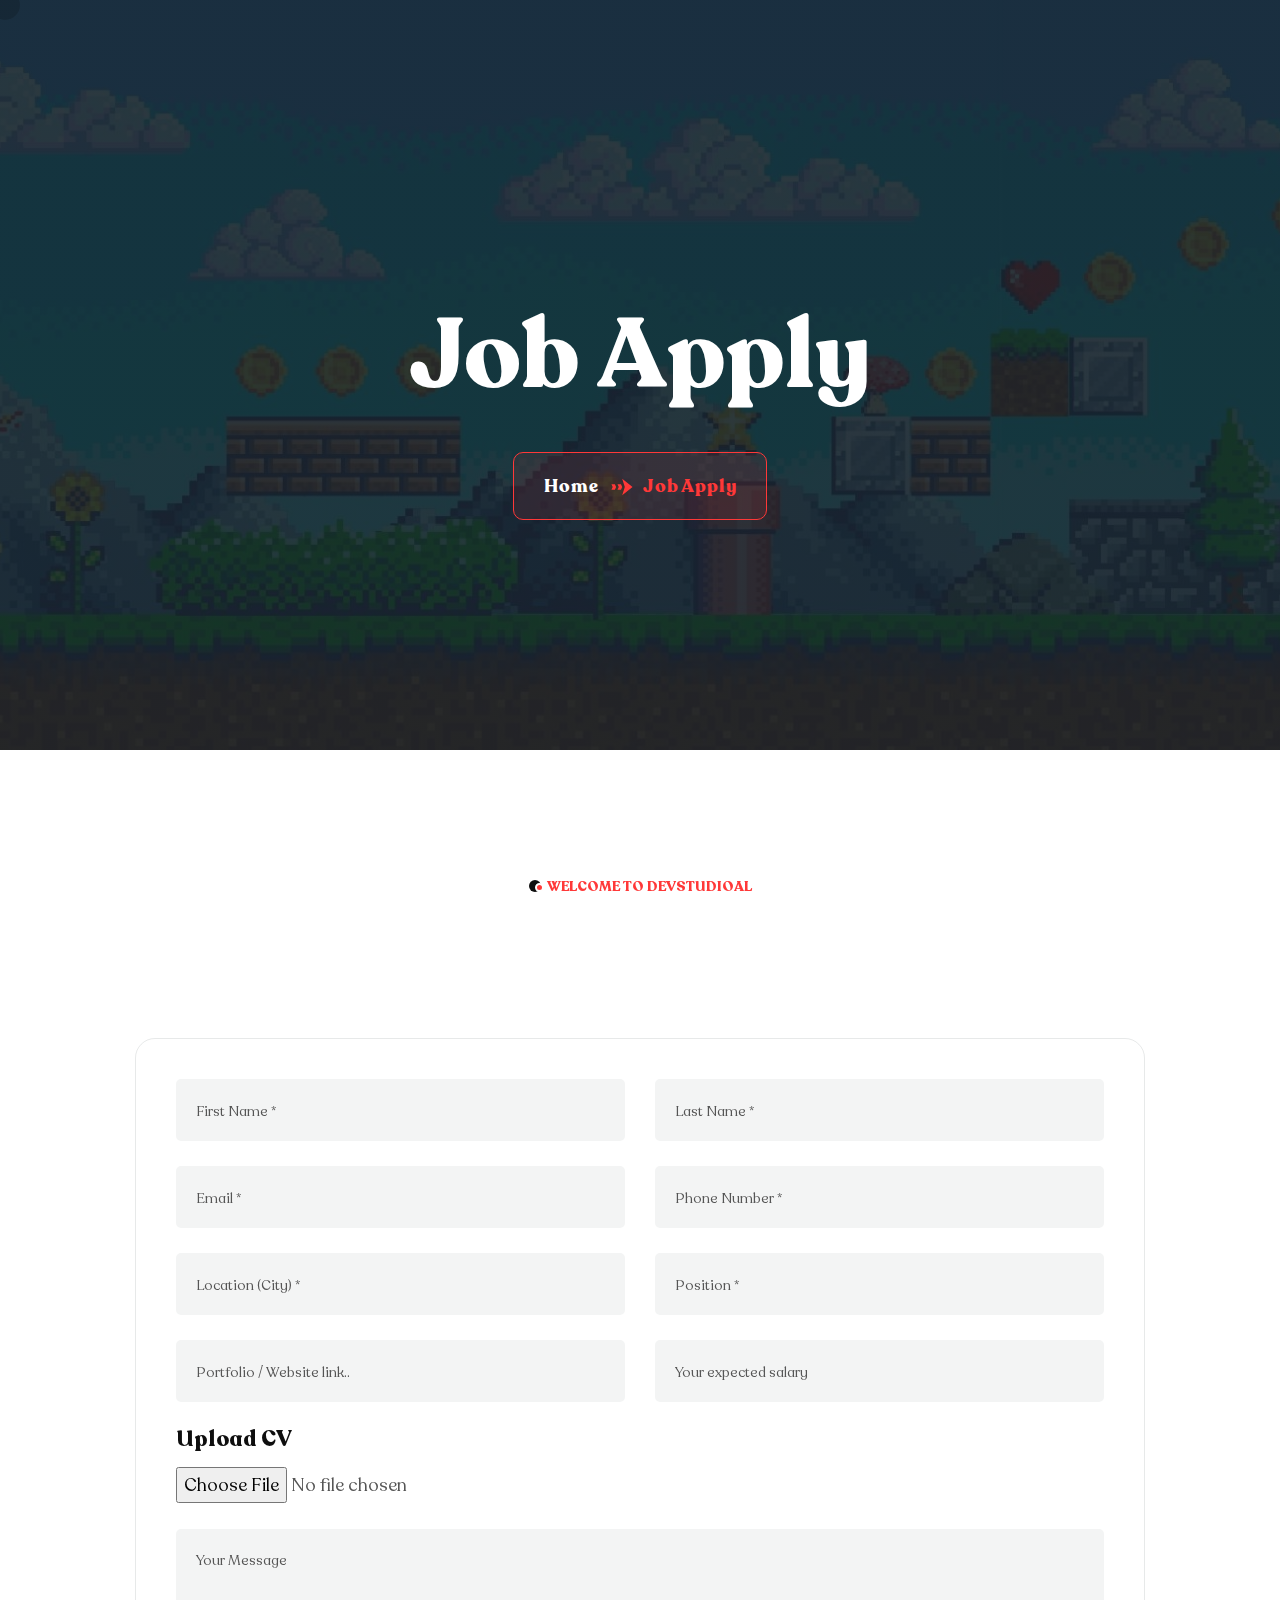
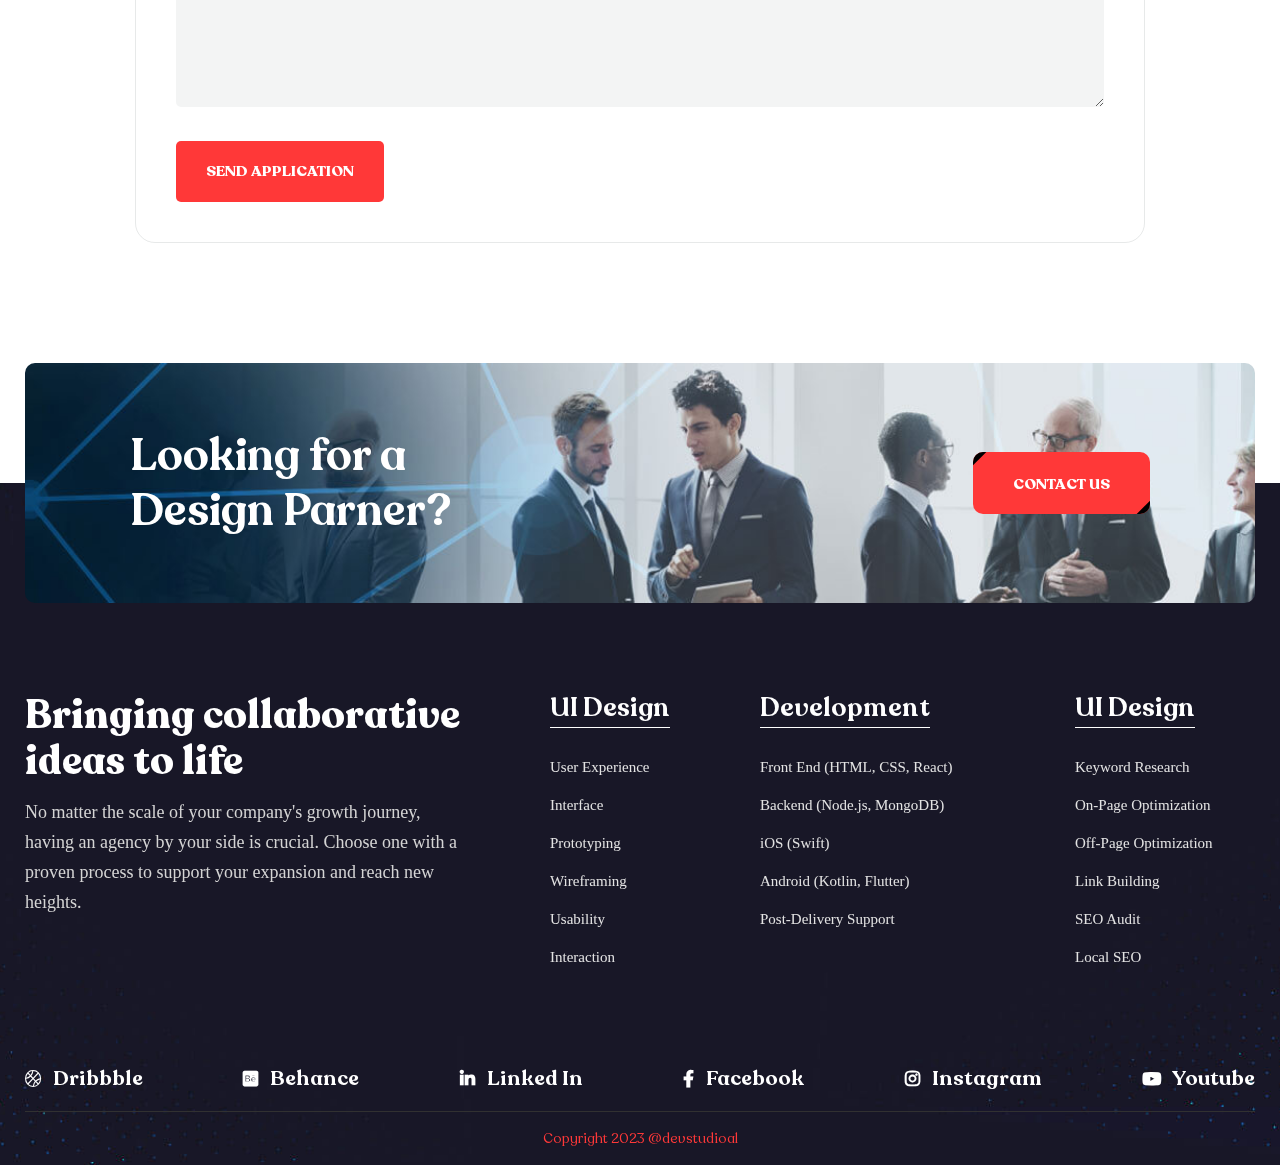
<file: job-apply.html>
<!DOCTYPE html>
<html lang="en">
<head>
	<meta charset="UTF-8">
	<title>Job Apply | DevStudioAl - Web Solution For Your Business</title>
        <meta name="description" content="Your comprehensive solution for Website Development, Web Design, Responsive Design, E-commerce Solutions, CMS, SEO Optimization, and Maintenance & Support. Based in Albania, trusted worldwide.">
	<meta name="keywords" content="Website Development, Web Design, Responsive Design, E-commerce, CMS, SEO, Maintenance, Support, Web Solutions, Albanian Development">
	<meta name="author" content="">
	<link rel="shortcut icon" href="assets/img/logo/f-icon.png" type="image/x-icon">
	<!-- Mobile Specific Meta -->
	<meta name="viewport" content="width=device-width, initial-scale=1">

	<link rel="stylesheet" href="assets/css/bootstrap.min.css">
	<link rel="stylesheet" href="assets/css/fontawesome.css">
	<link rel="stylesheet" href="assets/css/flaticon_aina.css">
	<link rel="stylesheet" href="assets/css/animate.css">
	<link rel="stylesheet" href="assets/css/global.css">
	<link rel="stylesheet" href="assets/css/swiper.min.css">
	<link rel="stylesheet" href="assets/css/magnific-popup.css">
	<link rel="stylesheet" href="assets/css/style.css">
</head>
<body class="home-1">
	<div id="preloader"></div>
	<div class="up">
		<a href="#" class="scrollup text-center"><i class="fas fa-chevron-up"></i></a>
	</div>
	<div class="cursor"></div>

<!-- Start of header section
	
<!-- End of header section
	============================================= -->


<!-- Start of breadcrumb section
	============================================= -->
	<section id="bi-breadcrumbs" class="bi-bredcrumbs-section position-relative" data-background="assets/img/bg/bt-job.jpg">
		<div class="background_overlay"></div>
		<div class="container">
			<div class="bi-breadcrumbs-content headline ul-li text-center">
				<h2>Job Apply</h2>
				<ul>
					<li><a href="index.html">Home</a></li>
					<li>Job Apply</li>
				</ul>
			</div>
		</div>
	</section>	
<!-- Start of breadcrumb section
	============================================= -->

<!-- Start of Job Apply section
	============================================= -->
	<section id="bi-job-apply" class="bi-job-apply-section inner-page-padding">
		<div class="container">
			<div class="bi-section-title-1 text-center headline pera-content">
				<div class="bi-subtitle text-uppercase wow fadeInRight"  data-wow-delay="200ms" data-wow-duration="1000ms">
					Welcome to DevStudioAl
				</div>
				<h2 class="headline-title">
					Apply for this Job
				</h2>
			</div>
			<div class="bi-team-details-contact-info headline pera-content">
				<div class="bi-team-details-contact-title">
					<div class="bi-team-details-contact-form">
			<form id="my-form" action="https://formspree.io/f/myyrdaro" method="POST" enctype="multipart/form-data">
    <div class="row">
                <div class="col-md-6">
            <input type="text" id="firstname" name="firstname" placeholder="First Name *" required>
        </div>
        <div class="col-md-6">
            <input type="text" id="lastname" name="lastname" placeholder="Last Name *" required>
        </div>
        <div class="col-md-6">
            <input type="email" id="email" name="email" placeholder="Email *" required>
        </div>
        <div class="col-md-6">
            <input type="number" id="number" name="number" placeholder="Phone Number *" required>
        </div>
        <div class="col-md-6">
            <input type="text" id="location" name="location" placeholder="Location (City) *" required>
        </div>
        <div class="col-md-6">
            <input type="text" id="position" name="position" placeholder="Position *" required>
        </div>
        <div class="col-md-6">
            <input type="text" id="portfolio" name="portfolio" placeholder="Portfolio / Website link.." >
        </div>
        <div class="col-md-6">
            <input type="text" id="salary" name="salary" placeholder="Your expected salary" >
        </div>
        <div class="col-md-12">
            <div class="upload-cv headline">
                <h3>Upload CV</h3>
                <input type="file" id="file" name="file" accept=".txt, .pdf, .doc, .docx" required>
            </div>
        </div>
        <div class="col-md-12">
            <textarea id="message" name="message" placeholder="Your Message" required></textarea>
        </div>
      <div id="my-form-status" class="col-md-12"></div>
        <div class="col-md-12">
            <div class="ai-submit-btn d-flex">
                <button type="submit">Send Application</button>
            </div>
        </div>
    </div>
</form>
						<script>
    var form = document.getElementById("my-form");
    
    async function handleSubmit(event) {
      event.preventDefault();
      var status = document.getElementById("my-form-status");
      var data = new FormData(event.target);
      fetch(event.target.action, {
        method: form.method,
        body: data,
        headers: {
            'Accept': 'application/json'
        }
      }).then(response => {
        if (response.ok) {
          status.innerHTML = "Thanks for your submission!";
          form.reset()
        } else {
          response.json().then(data => {
            if (Object.prototype.hasOwnProperty.call(data, 'errors')) {
              status.innerHTML = data["errors"].map(error => error["message"]).join(", ")
            } else {
              status.innerHTML = "Oops! There was a problem submitting your form"
            }
          })
        }
      }).catch(error => {
        status.innerHTML = "Oops! There was a problem submitting your form"
      });
    }
    form.addEventListener("submit", handleSubmit)
</script>
					</div>
				</div>
			</div>
		</div>
	</section>	
<!-- End of Job Apply section
	============================================= -->	


<!-- Start of Footer  section
	============================================= -->
	<footer id="bi-footer" class="bi-footer-section" data-background="assets/img/bg/footer-bg.jpg">
		<div class="bi-footer-cta position-relative">
			<div class="container">
				<div class="bi-footer-cta-content headline d-flex align-items-center  justify-content-between flex-wrap" data-background="assets/img/bg/cta-bg.jpg">
					<div class="bi-footer-cta-text"> 
						<h3>Looking for a
						Design Parner?</h3>
					</div>
					<div class="bi-cta-btn">
						<div class="bi-btn-1  bi-btn-area text-uppercase">
							<a class="bi-btn-main  bi-btn-hover bi-btn-item" href="contact.html">  <span></span> Contact Us</a>
						</div>
					</div>
				</div>
			</div>
		</div>
			<div class="bi-footer-widget-content">
			<div class="container">
				<div class="row">
					<div class="col-lg-5">
						<div class="bi-footer-widget headline pera-content ul-li-block">
							<div class="about-widget">
								<h3>Bringing collaborative ideas to life</h3>
								<p>
									No matter the scale of your company's growth journey, having an agency by your side is crucial. Choose one with a proven process to support your expansion and reach new heights.
								</p>
							</div>
						</div>
					</div>
					<div class="col-lg-2">
						<div class="bi-footer-widget headline pera-content ul-li-block">
							<div class="menu-widget">
								<h3 class="widget-title">UI Design</h3>
								<ul>
									 <li><a href="#" onclick="return false;">User Experience</a></li>
                                    <li><a href="#" onclick="return false;">Interface</a></li>
                                    <li><a href="#" onclick="return false;">Prototyping</a></li>
                                    <li><a href="#" onclick="return false;">Wireframing</a></li>
                                   <li><a href="#" onclick="return false;">Usability</a></li>
                                    <li><a href="#" onclick="return false;">Interaction</a></li>
								</ul>
							</div>
						</div>
					</div>
					<div class="col-lg-3">
						<div class="bi-footer-widget headline pera-content ul-li-block">
							<div class="menu-widget">
								<h3 class="widget-title">Development</h3>
								<ul>
                                    <li><a href="#" onclick="return false;">Front End (HTML, CSS, React)</a></li>
                                    <li><a href="#" onclick="return false;">Backend (Node.js, MongoDB)</a></li>
                                     <li><a href="#" onclick="return false;">iOS (Swift)</a></li>
                                     <li><a href="#" onclick="return false;">Android (Kotlin, Flutter)</a></li>
                                      <li><a href="#" onclick="return false;">Post-Delivery Support</a></li>
								</ul>
							</div>
						</div>
					</div>
					<div class="col-lg-2">
						<div class="bi-footer-widget headline pera-content ul-li-block">
							<div class="menu-widget">
								<h3 class="widget-title">UI Design</h3>
								<ul>
                                    <li><a href="#" onclick="return false;">Keyword Research</a></li>
                                    <li><a href="#" onclick="return false;">On-Page Optimization</a></li>
                                    <li><a href="#" onclick="return false;">Off-Page Optimization</a></li>
                                    <li><a href="#" onclick="return false;">Link Building</a></li>
                                    <li><a href="#" onclick="return false;">SEO Audit</a></li>
                                    <li><a href="#" onclick="return false;">Local SEO</a></li>
								</ul>
							</div>
						</div>
					</div>
				</div>
			</div>
		</div>
		<div class="bi-footer-social">
			<div class="container">
				<div class="bi-footer-social-content ul-li">
					<ul>
						<li><a href="#"><i class="fal fa-basketball-ball"></i> Dribbble </a></li>
						<li><a href="#"><i class="fab fa-behance-square"></i>  Behance  </a></li>
						<li><a href="#"><i class="fab fa-linkedin-in"></i> Linked In    </a></li>
						<li><a href="#"><i class="fab fa-facebook-f"></i> Facebook  </a></li>
						<li><a href="#"><i class="fab fa-instagram"></i> Instagram  </a></li>
						<li><a href="#"><i class="fab fa-youtube"></i> Youtube </a></li>
					</ul>
				</div>
			</div>
		</div>
		<div class="bi-footer-copyright text-center">
			      Copyright 2023 @devstudioal
		</div>
	</footer>	
<!-- End of Footer  section
	============================================= -->	

	
	<!-- For Js Library -->
	<script src="assets/js/jquery-3.6.0.min.js"></script>
    <script src="assets/js/bootstrap.bundle.min.js"></script>
    <script src="assets/js/swiper-bundle.min.js"></script>
    <script src="assets/js/appear.js"></script>
    <script src="assets/js/counter.js"></script>
    <script src="assets/js/gsap.min.js"></script>
    <script src="assets/js/knob.js"></script>
    <script src="assets/js/jquery.magnific-popup.min.js"></script>
    <script src="assets/js/jquery.counterup.min.js"></script>
    <script src="assets/js/waypoints.min.js"></script>
    <script src="assets/js/parallax.min.js"></script>
    <script src="assets/js/ScrollTrigger.min.js"></script>
    <script src="assets/js/ScrollToPlugin.min.js"></script>
    <script src="assets/js/ScrollSmoother.min.js"></script>
    <script src="assets/js/SplitText.min.js"></script>
    <script src="assets/js/jquery.filterizr.js"></script>
    <script src="assets/js/imagesloaded.pkgd.min.js"></script>
    <script src="assets/js/hover-revel.js"></script>
    <script src="assets/js/split-type.min.js"></script>
    <script src="assets/js/parallax-scroll.js"></script>
    <script src="assets/js/jquery.marquee.min.js"></script>
    <script src="assets/js/wow.min.js"></script>
    <script src="assets/js/jquery.meanmenu.min.js"></script>
    <script src="assets/js/tilt.jquery.min.js"></script>
    <script src="assets/js/matter.min.js"></script>
    <script src="assets/js/script.js"></script>
</body>
</html>
</file>
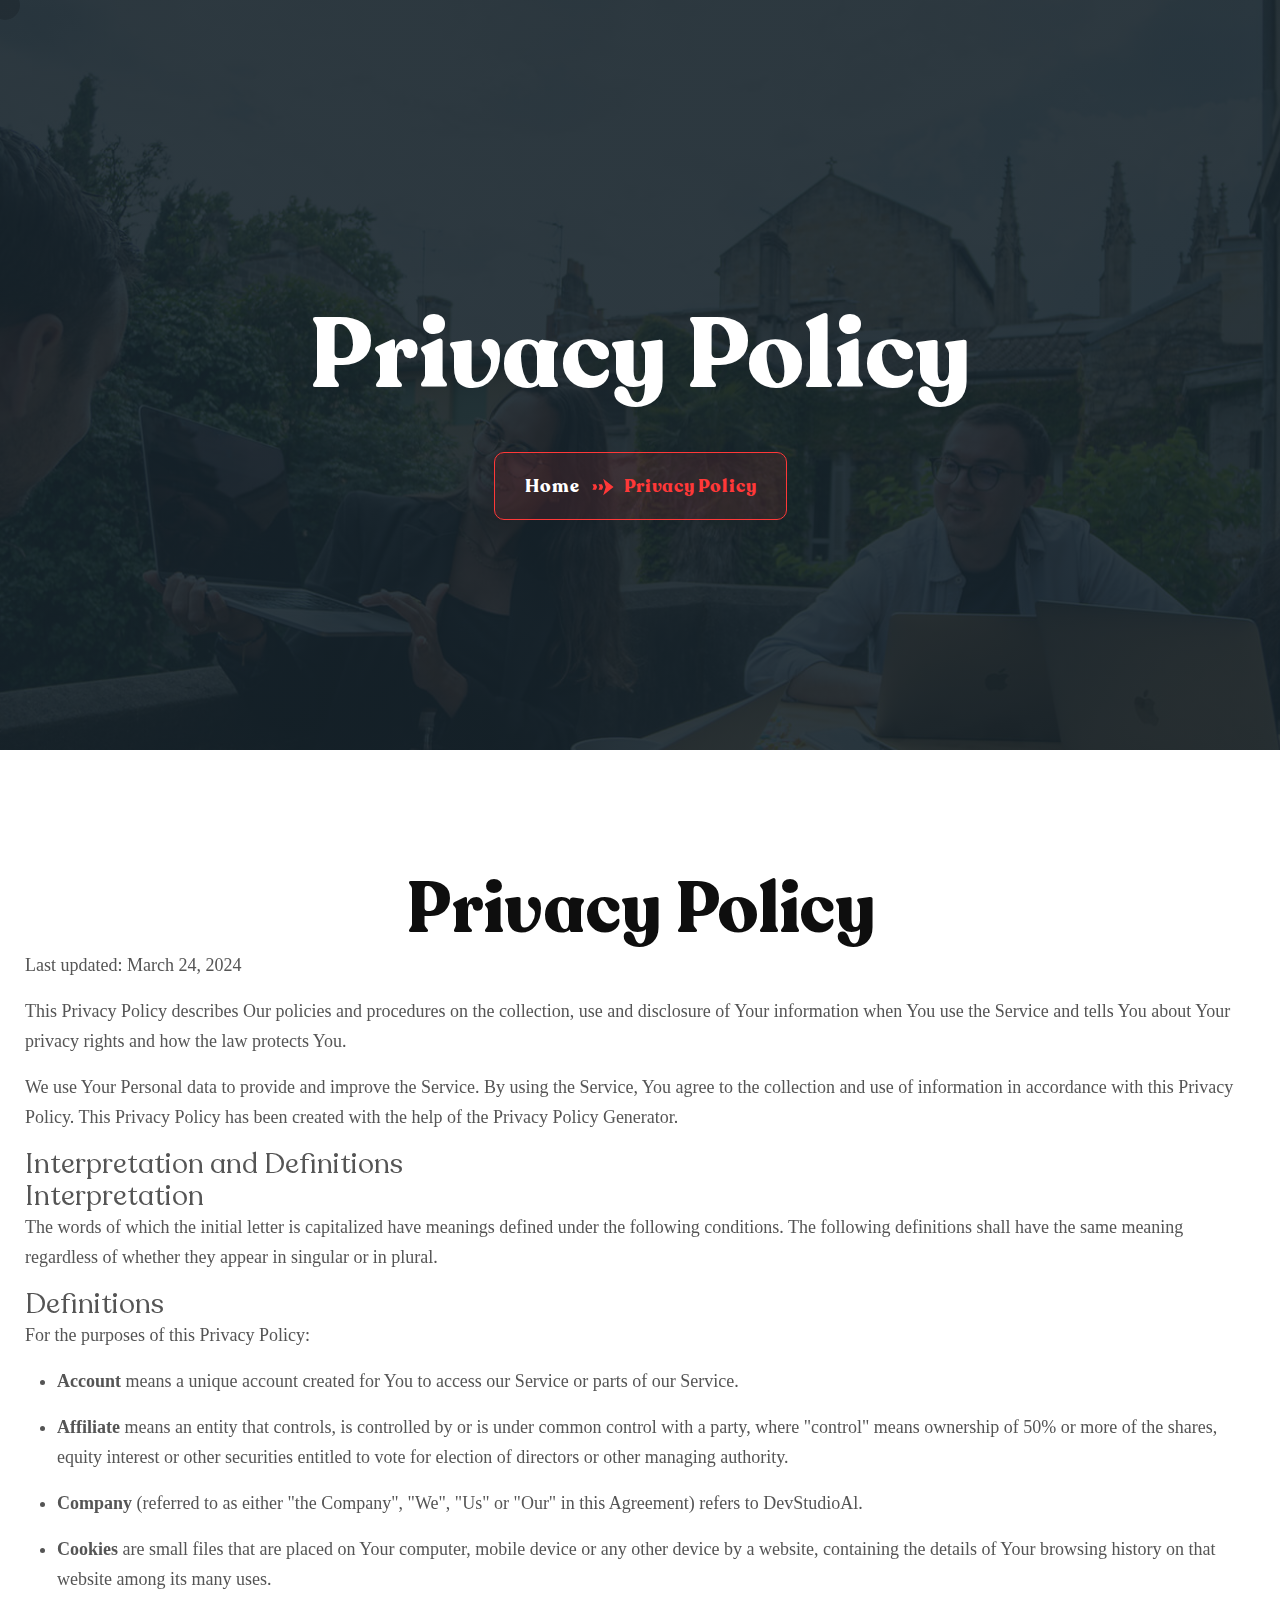
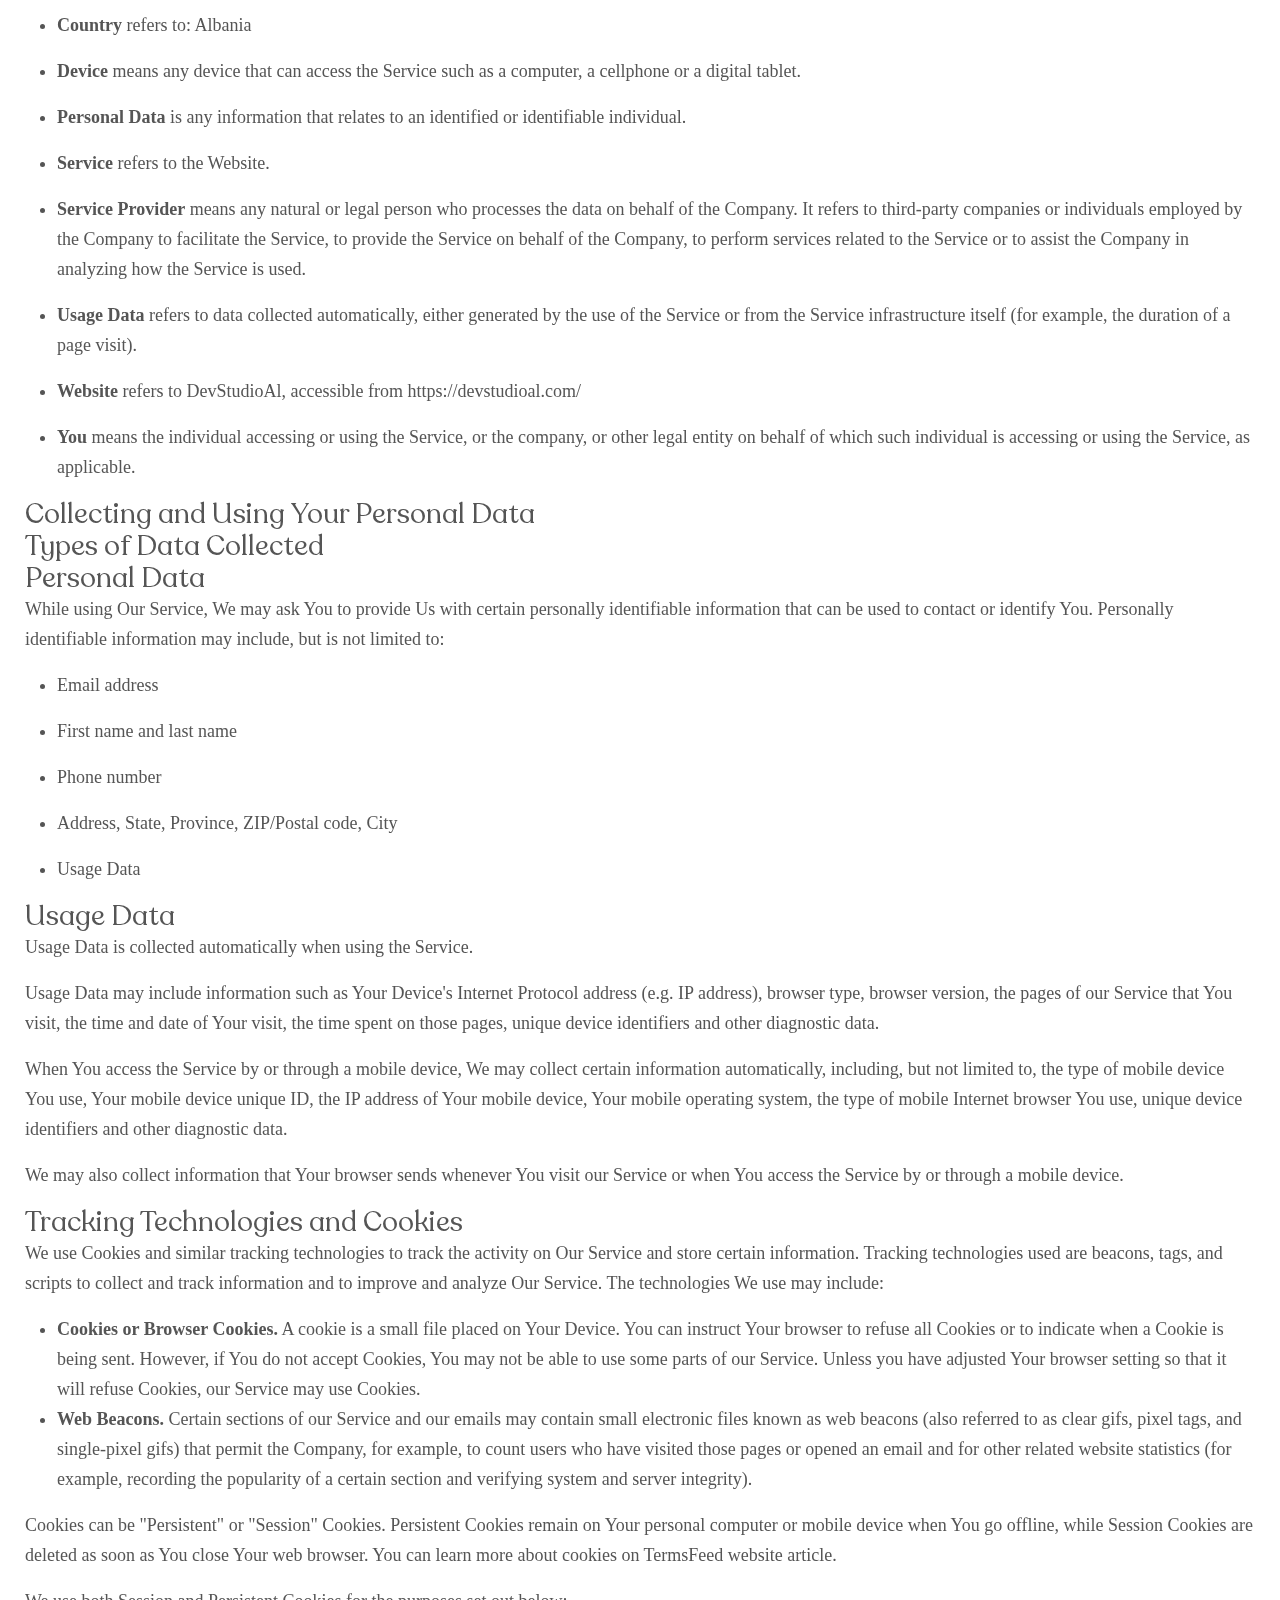
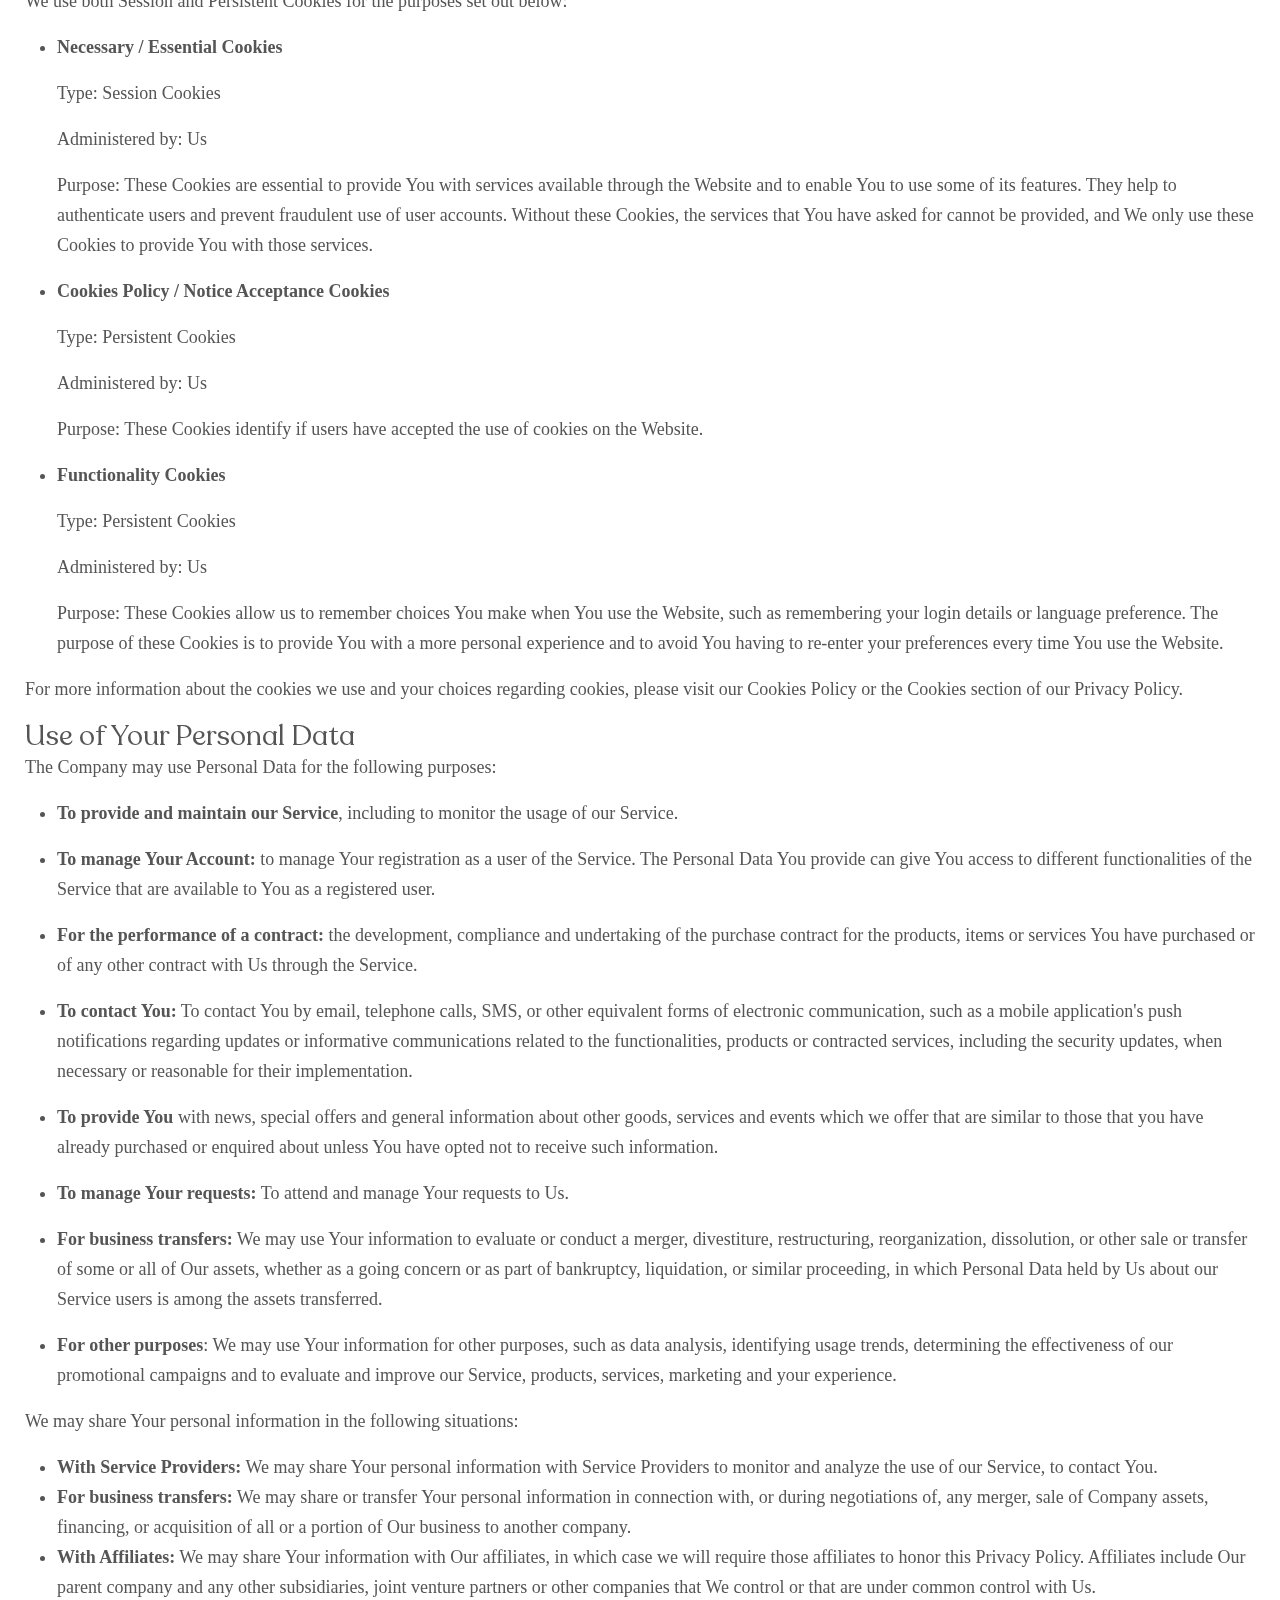
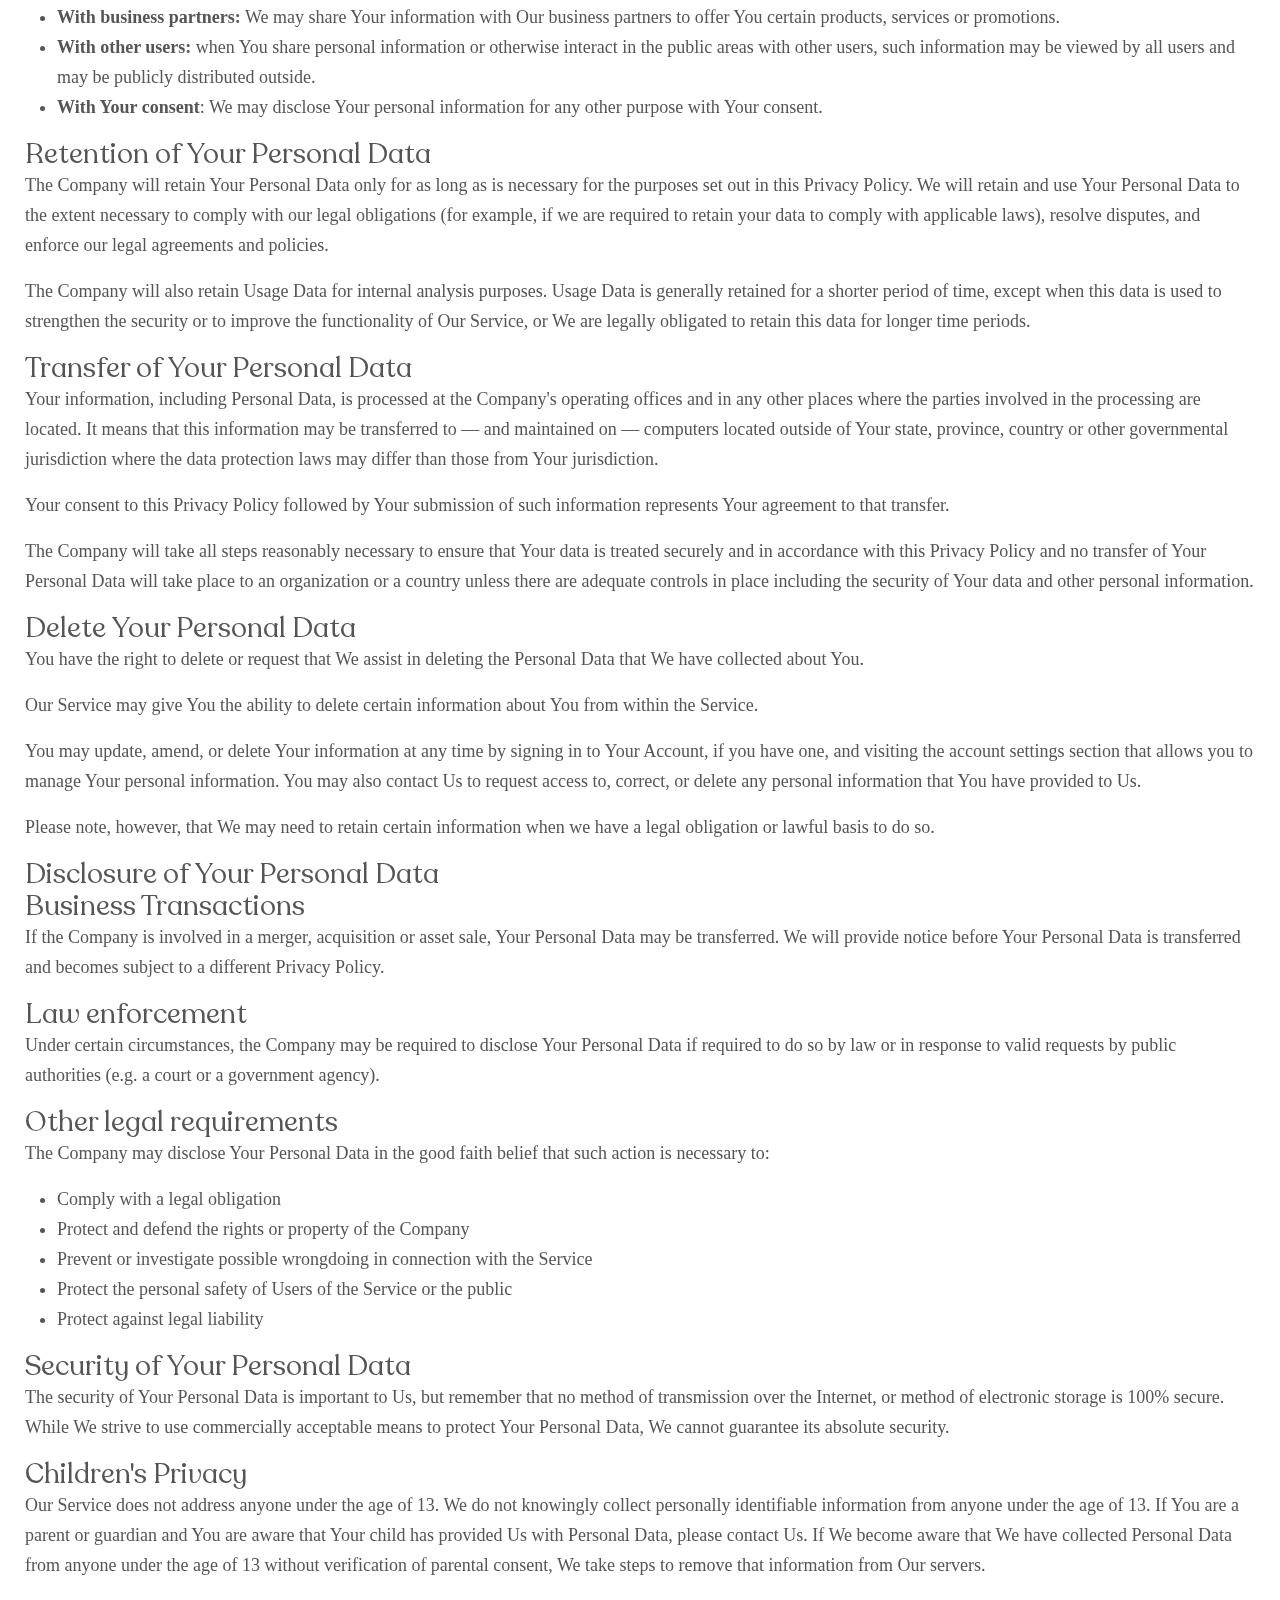
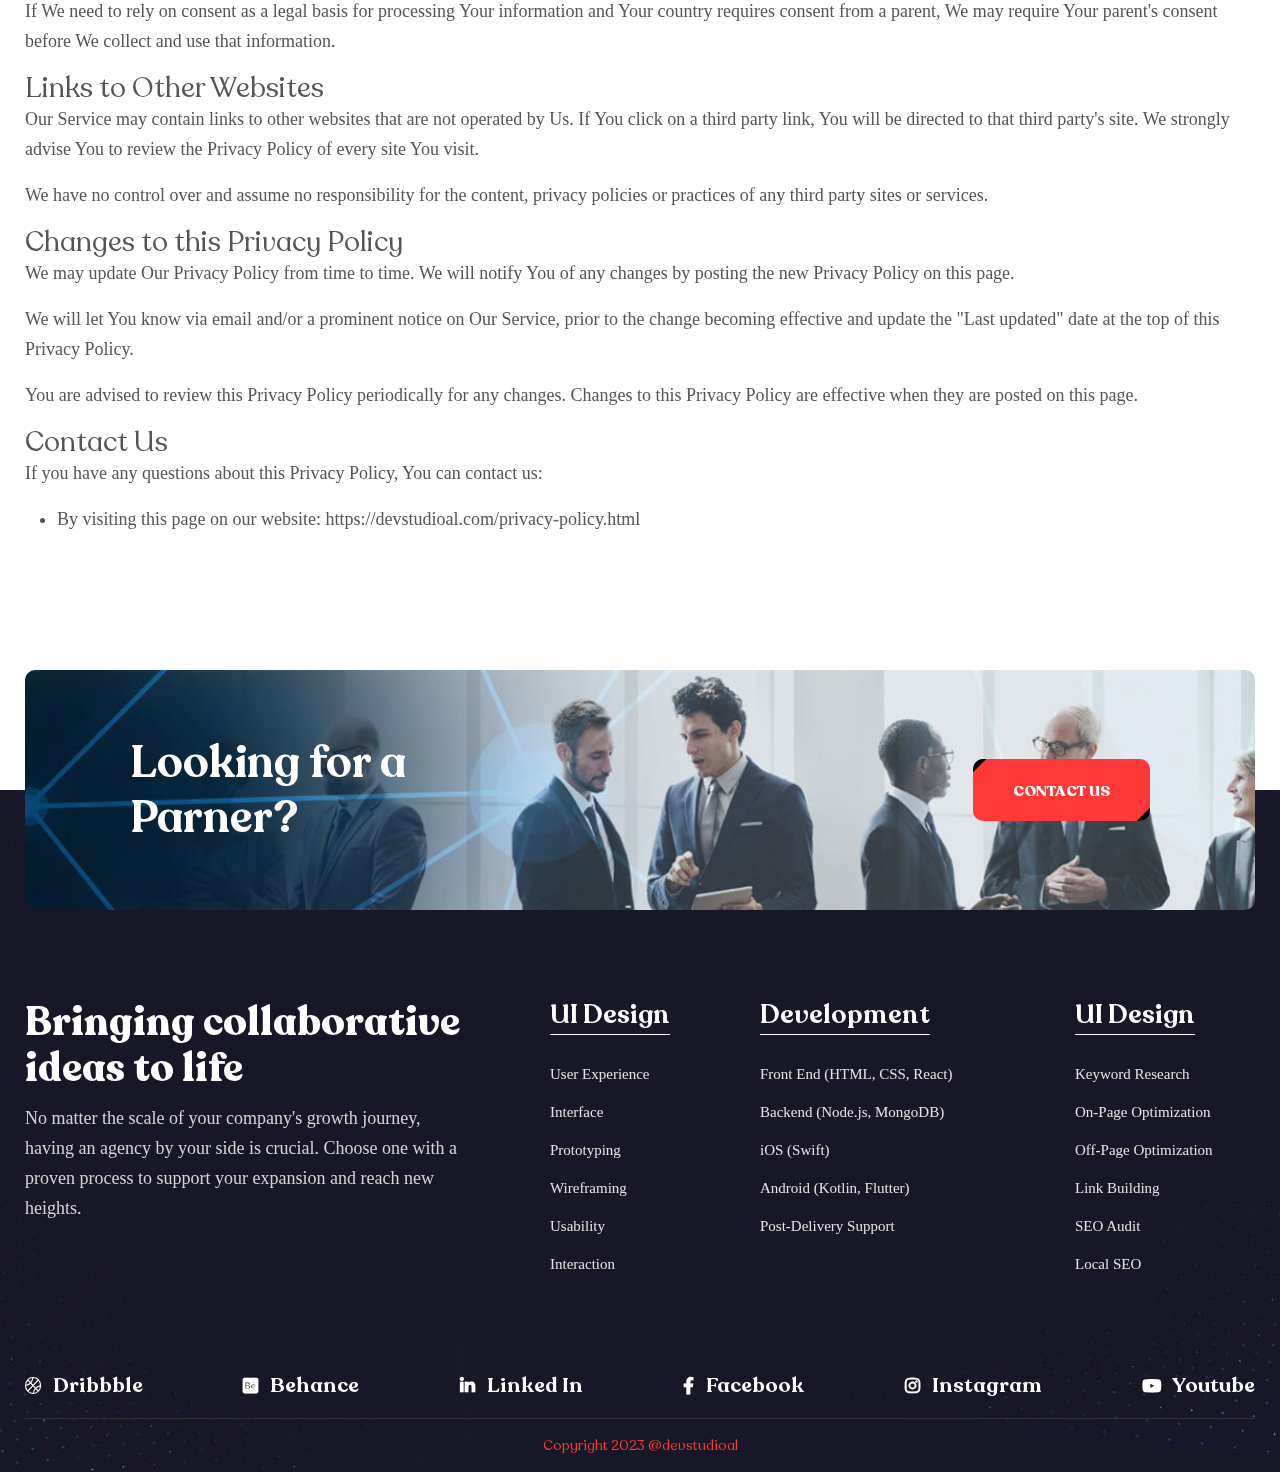
<file: privacy-policy.html>
<!DOCTYPE html>
<html lang="en">
<head>
	<meta charset="UTF-8">
	<title>Privacy Policy | DevStudioAl - Web Solution For Your Business</title>
	<meta name="description" content="Your comprehensive solution for Website Development, Web Design, Responsive Design, E-commerce Solutions, CMS, SEO Optimization, and Maintenance & Support. Based in Albania, trusted worldwide.">
	<meta name="keywords" content="Website Development, Web Design, Responsive Design, E-commerce, CMS, SEO, Maintenance, Support, Web Solutions, Albanian Development">
	<meta name="author" content="">
	<link rel="shortcut icon" href="assets/img/logo/f-icon.png" type="image/x-icon">
	<!-- Mobile Specific Meta -->
	<meta name="viewport" content="width=device-width, initial-scale=1">

	<link rel="stylesheet" href="assets/css/bootstrap.min.css">
	<link rel="stylesheet" href="assets/css/fontawesome.css">
	<link rel="stylesheet" href="assets/css/flaticon_aina.css">
	<link rel="stylesheet" href="assets/css/animate.css">
	<link rel="stylesheet" href="assets/css/global.css">
	<link rel="stylesheet" href="assets/css/swiper.min.css">
	<link rel="stylesheet" href="assets/css/magnific-popup.css">
	<link rel="stylesheet" href="assets/css/style.css">
</head>
<body class="home-1">
	<div id="preloader"></div>
	<div class="up">
		<a href="#" class="scrollup text-center"><i class="fas fa-chevron-up"></i></a>
	</div>
	<div class="cursor"></div>

<!-- Start of header section
	============================================= -->
	
<!-- End of header section
	============================================= -->


<!-- Start of breadcrumb section
	============================================= -->
	<section id="bi-breadcrumbs" class="bi-bredcrumbs-section position-relative" data-background="assets/img/bg/bread-bg.jpg">
		<div class="background_overlay"></div>
		<div class="container">
			<div class="bi-breadcrumbs-content headline ul-li text-center">
				<h2>Privacy Policy</h2>
				<ul>
					<li><a href="index.html">Home</a></li>
					<li>Privacy Policy</li>
				</ul>
			</div>
		</div>
	</section>	
<!-- Start of breadcrumb section
	============================================= -->

<!-- Start of privacy policy section
	============================================= -->
	<section id="bi-privacy-policy" class="bi-privacy-policy-section headline inner-page-padding">
		<div class="container">
			<h2>Privacy Policy</h2>
<p>Last updated: March 24, 2024</p>
<p>This Privacy Policy describes Our policies and procedures on the collection, use and disclosure of Your information when You use the Service and tells You about Your privacy rights and how the law protects You.</p>
<p>We use Your Personal data to provide and improve the Service. By using the Service, You agree to the collection and use of information in accordance with this Privacy Policy. This Privacy Policy has been created with the help of the <a href="https://www.termsfeed.com/privacy-policy-generator/" target="_blank">Privacy Policy Generator</a>.</p>
<h3>Interpretation and Definitions</h3>
<h3>Interpretation</h3>
<p>The words of which the initial letter is capitalized have meanings defined under the following conditions. The following definitions shall have the same meaning regardless of whether they appear in singular or in plural.</p>
<h3>Definitions</h3>
<p>For the purposes of this Privacy Policy:</p>
<ul>
<li>
<p><strong>Account</strong> means a unique account created for You to access our Service or parts of our Service.</p>
</li>
<li>
<p><strong>Affiliate</strong> means an entity that controls, is controlled by or is under common control with a party, where &quot;control&quot; means ownership of 50% or more of the shares, equity interest or other securities entitled to vote for election of directors or other managing authority.</p>
</li>
<li>
<p><strong>Company</strong> (referred to as either &quot;the Company&quot;, &quot;We&quot;, &quot;Us&quot; or &quot;Our&quot; in this Agreement) refers to DevStudioAl.</p>
</li>
<li>
<p><strong>Cookies</strong> are small files that are placed on Your computer, mobile device or any other device by a website, containing the details of Your browsing history on that website among its many uses.</p>
</li>
<li>
<p><strong>Country</strong> refers to:  Albania</p>
</li>
<li>
<p><strong>Device</strong> means any device that can access the Service such as a computer, a cellphone or a digital tablet.</p>
</li>
<li>
<p><strong>Personal Data</strong> is any information that relates to an identified or identifiable individual.</p>
</li>
<li>
<p><strong>Service</strong> refers to the Website.</p>
</li>
<li>
<p><strong>Service Provider</strong> means any natural or legal person who processes the data on behalf of the Company. It refers to third-party companies or individuals employed by the Company to facilitate the Service, to provide the Service on behalf of the Company, to perform services related to the Service or to assist the Company in analyzing how the Service is used.</p>
</li>
<li>
<p><strong>Usage Data</strong> refers to data collected automatically, either generated by the use of the Service or from the Service infrastructure itself (for example, the duration of a page visit).</p>
</li>
<li>
<p><strong>Website</strong> refers to DevStudioAl, accessible from <a href="https://devstudioal.com/" rel="external nofollow noopener" target="_blank">https://devstudioal.com/</a></p>
</li>
<li>
<p><strong>You</strong> means the individual accessing or using the Service, or the company, or other legal entity on behalf of which such individual is accessing or using the Service, as applicable.</p>
</li>
</ul>
<h3>Collecting and Using Your Personal Data</h3>
<h3>Types of Data Collected</h3>
<h3>Personal Data</h3>
<p>While using Our Service, We may ask You to provide Us with certain personally identifiable information that can be used to contact or identify You. Personally identifiable information may include, but is not limited to:</p>
<ul>
<li>
<p>Email address</p>
</li>
<li>
<p>First name and last name</p>
</li>
<li>
<p>Phone number</p>
</li>
<li>
<p>Address, State, Province, ZIP/Postal code, City</p>
</li>
<li>
<p>Usage Data</p>
</li>
</ul>
<h3>Usage Data</h3>
<p>Usage Data is collected automatically when using the Service.</p>
<p>Usage Data may include information such as Your Device's Internet Protocol address (e.g. IP address), browser type, browser version, the pages of our Service that You visit, the time and date of Your visit, the time spent on those pages, unique device identifiers and other diagnostic data.</p>
<p>When You access the Service by or through a mobile device, We may collect certain information automatically, including, but not limited to, the type of mobile device You use, Your mobile device unique ID, the IP address of Your mobile device, Your mobile operating system, the type of mobile Internet browser You use, unique device identifiers and other diagnostic data.</p>
<p>We may also collect information that Your browser sends whenever You visit our Service or when You access the Service by or through a mobile device.</p>
<h3>Tracking Technologies and Cookies</h3>
<p>We use Cookies and similar tracking technologies to track the activity on Our Service and store certain information. Tracking technologies used are beacons, tags, and scripts to collect and track information and to improve and analyze Our Service. The technologies We use may include:</p>
<ul>
<li><strong>Cookies or Browser Cookies.</strong> A cookie is a small file placed on Your Device. You can instruct Your browser to refuse all Cookies or to indicate when a Cookie is being sent. However, if You do not accept Cookies, You may not be able to use some parts of our Service. Unless you have adjusted Your browser setting so that it will refuse Cookies, our Service may use Cookies.</li>
<li><strong>Web Beacons.</strong> Certain sections of our Service and our emails may contain small electronic files known as web beacons (also referred to as clear gifs, pixel tags, and single-pixel gifs) that permit the Company, for example, to count users who have visited those pages or opened an email and for other related website statistics (for example, recording the popularity of a certain section and verifying system and server integrity).</li>
</ul>
<p>Cookies can be &quot;Persistent&quot; or &quot;Session&quot; Cookies. Persistent Cookies remain on Your personal computer or mobile device when You go offline, while Session Cookies are deleted as soon as You close Your web browser. You can learn more about cookies on <a href="https://www.termsfeed.com/blog/cookies/#What_Are_Cookies" target="_blank">TermsFeed website</a> article.</p>
<p>We use both Session and Persistent Cookies for the purposes set out below:</p>
<ul>
<li>
<p><strong>Necessary / Essential Cookies</strong></p>
<p>Type: Session Cookies</p>
<p>Administered by: Us</p>
<p>Purpose: These Cookies are essential to provide You with services available through the Website and to enable You to use some of its features. They help to authenticate users and prevent fraudulent use of user accounts. Without these Cookies, the services that You have asked for cannot be provided, and We only use these Cookies to provide You with those services.</p>
</li>
<li>
<p><strong>Cookies Policy / Notice Acceptance Cookies</strong></p>
<p>Type: Persistent Cookies</p>
<p>Administered by: Us</p>
<p>Purpose: These Cookies identify if users have accepted the use of cookies on the Website.</p>
</li>
<li>
<p><strong>Functionality Cookies</strong></p>
<p>Type: Persistent Cookies</p>
<p>Administered by: Us</p>
<p>Purpose: These Cookies allow us to remember choices You make when You use the Website, such as remembering your login details or language preference. The purpose of these Cookies is to provide You with a more personal experience and to avoid You having to re-enter your preferences every time You use the Website.</p>
</li>
</ul>
<p>For more information about the cookies we use and your choices regarding cookies, please visit our Cookies Policy or the Cookies section of our Privacy Policy.</p>
<h3>Use of Your Personal Data</h3>
<p>The Company may use Personal Data for the following purposes:</p>
<ul>
<li>
<p><strong>To provide and maintain our Service</strong>, including to monitor the usage of our Service.</p>
</li>
<li>
<p><strong>To manage Your Account:</strong> to manage Your registration as a user of the Service. The Personal Data You provide can give You access to different functionalities of the Service that are available to You as a registered user.</p>
</li>
<li>
<p><strong>For the performance of a contract:</strong> the development, compliance and undertaking of the purchase contract for the products, items or services You have purchased or of any other contract with Us through the Service.</p>
</li>
<li>
<p><strong>To contact You:</strong> To contact You by email, telephone calls, SMS, or other equivalent forms of electronic communication, such as a mobile application's push notifications regarding updates or informative communications related to the functionalities, products or contracted services, including the security updates, when necessary or reasonable for their implementation.</p>
</li>
<li>
<p><strong>To provide You</strong> with news, special offers and general information about other goods, services and events which we offer that are similar to those that you have already purchased or enquired about unless You have opted not to receive such information.</p>
</li>
<li>
<p><strong>To manage Your requests:</strong> To attend and manage Your requests to Us.</p>
</li>
<li>
<p><strong>For business transfers:</strong> We may use Your information to evaluate or conduct a merger, divestiture, restructuring, reorganization, dissolution, or other sale or transfer of some or all of Our assets, whether as a going concern or as part of bankruptcy, liquidation, or similar proceeding, in which Personal Data held by Us about our Service users is among the assets transferred.</p>
</li>
<li>
<p><strong>For other purposes</strong>: We may use Your information for other purposes, such as data analysis, identifying usage trends, determining the effectiveness of our promotional campaigns and to evaluate and improve our Service, products, services, marketing and your experience.</p>
</li>
</ul>
<p>We may share Your personal information in the following situations:</p>
<ul>
<li><strong>With Service Providers:</strong> We may share Your personal information with Service Providers to monitor and analyze the use of our Service,  to contact You.</li>
<li><strong>For business transfers:</strong> We may share or transfer Your personal information in connection with, or during negotiations of, any merger, sale of Company assets, financing, or acquisition of all or a portion of Our business to another company.</li>
<li><strong>With Affiliates:</strong> We may share Your information with Our affiliates, in which case we will require those affiliates to honor this Privacy Policy. Affiliates include Our parent company and any other subsidiaries, joint venture partners or other companies that We control or that are under common control with Us.</li>
<li><strong>With business partners:</strong> We may share Your information with Our business partners to offer You certain products, services or promotions.</li>
<li><strong>With other users:</strong> when You share personal information or otherwise interact in the public areas with other users, such information may be viewed by all users and may be publicly distributed outside.</li>
<li><strong>With Your consent</strong>: We may disclose Your personal information for any other purpose with Your consent.</li>
</ul>
<h3>Retention of Your Personal Data</h3>
<p>The Company will retain Your Personal Data only for as long as is necessary for the purposes set out in this Privacy Policy. We will retain and use Your Personal Data to the extent necessary to comply with our legal obligations (for example, if we are required to retain your data to comply with applicable laws), resolve disputes, and enforce our legal agreements and policies.</p>
<p>The Company will also retain Usage Data for internal analysis purposes. Usage Data is generally retained for a shorter period of time, except when this data is used to strengthen the security or to improve the functionality of Our Service, or We are legally obligated to retain this data for longer time periods.</p>
<h3>Transfer of Your Personal Data</h3>
<p>Your information, including Personal Data, is processed at the Company's operating offices and in any other places where the parties involved in the processing are located. It means that this information may be transferred to — and maintained on — computers located outside of Your state, province, country or other governmental jurisdiction where the data protection laws may differ than those from Your jurisdiction.</p>
<p>Your consent to this Privacy Policy followed by Your submission of such information represents Your agreement to that transfer.</p>
<p>The Company will take all steps reasonably necessary to ensure that Your data is treated securely and in accordance with this Privacy Policy and no transfer of Your Personal Data will take place to an organization or a country unless there are adequate controls in place including the security of Your data and other personal information.</p>
<h3>Delete Your Personal Data</h3>
<p>You have the right to delete or request that We assist in deleting the Personal Data that We have collected about You.</p>
<p>Our Service may give You the ability to delete certain information about You from within the Service.</p>
<p>You may update, amend, or delete Your information at any time by signing in to Your Account, if you have one, and visiting the account settings section that allows you to manage Your personal information. You may also contact Us to request access to, correct, or delete any personal information that You have provided to Us.</p>
<p>Please note, however, that We may need to retain certain information when we have a legal obligation or lawful basis to do so.</p>
<h3>Disclosure of Your Personal Data</h3>
<h3>Business Transactions</h3>
<p>If the Company is involved in a merger, acquisition or asset sale, Your Personal Data may be transferred. We will provide notice before Your Personal Data is transferred and becomes subject to a different Privacy Policy.</p>
<h3>Law enforcement</h3>
<p>Under certain circumstances, the Company may be required to disclose Your Personal Data if required to do so by law or in response to valid requests by public authorities (e.g. a court or a government agency).</p>
<h3>Other legal requirements</h3>
<p>The Company may disclose Your Personal Data in the good faith belief that such action is necessary to:</p>
<ul>
<li>Comply with a legal obligation</li>
<li>Protect and defend the rights or property of the Company</li>
<li>Prevent or investigate possible wrongdoing in connection with the Service</li>
<li>Protect the personal safety of Users of the Service or the public</li>
<li>Protect against legal liability</li>
</ul>
<h3>Security of Your Personal Data</h3>
<p>The security of Your Personal Data is important to Us, but remember that no method of transmission over the Internet, or method of electronic storage is 100% secure. While We strive to use commercially acceptable means to protect Your Personal Data, We cannot guarantee its absolute security.</p>
<h3>Children's Privacy</h3>
<p>Our Service does not address anyone under the age of 13. We do not knowingly collect personally identifiable information from anyone under the age of 13. If You are a parent or guardian and You are aware that Your child has provided Us with Personal Data, please contact Us. If We become aware that We have collected Personal Data from anyone under the age of 13 without verification of parental consent, We take steps to remove that information from Our servers.</p>
<p>If We need to rely on consent as a legal basis for processing Your information and Your country requires consent from a parent, We may require Your parent's consent before We collect and use that information.</p>
<h3>Links to Other Websites</h3>
<p>Our Service may contain links to other websites that are not operated by Us. If You click on a third party link, You will be directed to that third party's site. We strongly advise You to review the Privacy Policy of every site You visit.</p>
<p>We have no control over and assume no responsibility for the content, privacy policies or practices of any third party sites or services.</p>
<h3>Changes to this Privacy Policy</h3>
<p>We may update Our Privacy Policy from time to time. We will notify You of any changes by posting the new Privacy Policy on this page.</p>
<p>We will let You know via email and/or a prominent notice on Our Service, prior to the change becoming effective and update the &quot;Last updated&quot; date at the top of this Privacy Policy.</p>
<p>You are advised to review this Privacy Policy periodically for any changes. Changes to this Privacy Policy are effective when they are posted on this page.</p>
<h3>Contact Us</h3>
<p>If you have any questions about this Privacy Policy, You can contact us:</p>
<ul>
<li>By visiting this page on our website: <a href="https://devstudioal.com/privacy-policy.html" rel="external nofollow noopener" target="_blank">https://devstudioal.com/privacy-policy.html</a></li>
</ul>
			</div>
		</div>
	</section>
<!-- End of privacy policy section
	============================================= -->		

<!-- Start of Footer  section
	============================================= -->
	<footer id="bi-footer" class="bi-footer-section" data-background="assets/img/bg/footer-bg.jpg">
		<div class="bi-footer-cta position-relative">
			<div class="container">
				<div class="bi-footer-cta-content headline d-flex align-items-center  justify-content-between flex-wrap" data-background="assets/img/bg/cta-bg.jpg">
					<div class="bi-footer-cta-text"> 
						<h3>Looking for a
						 Parner?</h3>
					</div>
					<div class="bi-cta-btn">
						<div class="bi-btn-1  bi-btn-area text-uppercase">
							<a class="bi-btn-main  bi-btn-hover bi-btn-item" href="contact.html">  <span></span> Contact Us</a>
						</div>
					</div>
				</div>
			</div>
		</div>
		<div class="bi-footer-widget-content">
			<div class="container">
				<div class="row">
					<div class="col-lg-5">
						<div class="bi-footer-widget headline pera-content ul-li-block">
							<div class="about-widget">
								<h3>Bringing collaborative ideas to life</h3>
								<p>
									No matter the scale of your company's growth journey, having an agency by your side is crucial. Choose one with a proven process to support your expansion and reach new heights.
								</p>
							</div>
						</div>
					</div>
					<div class="col-lg-2">
						<div class="bi-footer-widget headline pera-content ul-li-block">
							<div class="menu-widget">
								<h3 class="widget-title">UI Design</h3>
								<ul>
									 <li><a href="#" onclick="return false;">User Experience</a></li>
                                    <li><a href="#" onclick="return false;">Interface</a></li>
                                    <li><a href="#" onclick="return false;">Prototyping</a></li>
                                    <li><a href="#" onclick="return false;">Wireframing</a></li>
                                   <li><a href="#" onclick="return false;">Usability</a></li>
                                    <li><a href="#" onclick="return false;">Interaction</a></li>
								</ul>
							</div>
						</div>
					</div>
					<div class="col-lg-3">
						<div class="bi-footer-widget headline pera-content ul-li-block">
							<div class="menu-widget">
								<h3 class="widget-title">Development</h3>
								<ul>
                                    <li><a href="#" onclick="return false;">Front End (HTML, CSS, React)</a></li>
                                    <li><a href="#" onclick="return false;">Backend (Node.js, MongoDB)</a></li>
                                     <li><a href="#" onclick="return false;">iOS (Swift)</a></li>
                                     <li><a href="#" onclick="return false;">Android (Kotlin, Flutter)</a></li>
                                      <li><a href="#" onclick="return false;">Post-Delivery Support</a></li>
								</ul>
							</div>
						</div>
					</div>
					<div class="col-lg-2">
						<div class="bi-footer-widget headline pera-content ul-li-block">
							<div class="menu-widget">
								<h3 class="widget-title">UI Design</h3>
								<ul>
                                    <li><a href="#" onclick="return false;">Keyword Research</a></li>
                                    <li><a href="#" onclick="return false;">On-Page Optimization</a></li>
                                    <li><a href="#" onclick="return false;">Off-Page Optimization</a></li>
                                    <li><a href="#" onclick="return false;">Link Building</a></li>
                                    <li><a href="#" onclick="return false;">SEO Audit</a></li>
                                    <li><a href="#" onclick="return false;">Local SEO</a></li>
								</ul>
							</div>
						</div>
					</div>
				</div>
			</div>
		</div>
		<div class="bi-footer-social">
			<div class="container">
				<div class="bi-footer-social-content ul-li">
					<ul>
						<li><a href="#"><i class="fal fa-basketball-ball"></i> Dribbble </a></li>
						<li><a href="#"><i class="fab fa-behance-square"></i>  Behance  </a></li>
						<li><a href="#"><i class="fab fa-linkedin-in"></i> Linked In    </a></li>
						<li><a href="#"><i class="fab fa-facebook-f"></i> Facebook  </a></li>
						<li><a href="#"><i class="fab fa-instagram"></i> Instagram  </a></li>
						<li><a href="#"><i class="fab fa-youtube"></i> Youtube </a></li>
					</ul>
				</div>
			</div>
		</div>
		<div class="bi-footer-copyright text-center">
			      Copyright 2023 @devstudioal
		</div>
	</footer>	
<!-- End of Footer  section
	============================================= -->	

	
	<!-- For Js Library -->
	<script src="assets/js/jquery-3.6.0.min.js"></script>
    <script src="assets/js/bootstrap.bundle.min.js"></script>
    <script src="assets/js/swiper-bundle.min.js"></script>
    <script src="assets/js/appear.js"></script>
    <script src="assets/js/counter.js"></script>
    <script src="assets/js/gsap.min.js"></script>
    <script src="assets/js/knob.js"></script>
    <script src="assets/js/jquery.magnific-popup.min.js"></script>
    <script src="assets/js/jquery.counterup.min.js"></script>
    <script src="assets/js/waypoints.min.js"></script>
    <script src="assets/js/parallax.min.js"></script>
    <script src="assets/js/ScrollTrigger.min.js"></script>
    <script src="assets/js/ScrollToPlugin.min.js"></script>
    <script src="assets/js/ScrollSmoother.min.js"></script>
    <script src="assets/js/SplitText.min.js"></script>
    <script src="assets/js/jquery.filterizr.js"></script>
    <script src="assets/js/imagesloaded.pkgd.min.js"></script>
    <script src="assets/js/hover-revel.js"></script>
    <script src="assets/js/split-type.min.js"></script>
    <script src="assets/js/parallax-scroll.js"></script>
    <script src="assets/js/jquery.marquee.min.js"></script>
    <script src="assets/js/wow.min.js"></script>
    <script src="assets/js/jquery.meanmenu.min.js"></script>
    <script src="assets/js/tilt.jquery.min.js"></script>
    <script src="assets/js/matter.min.js"></script>
    <script src="assets/js/script.js"></script>
</body>
</html>
</file>
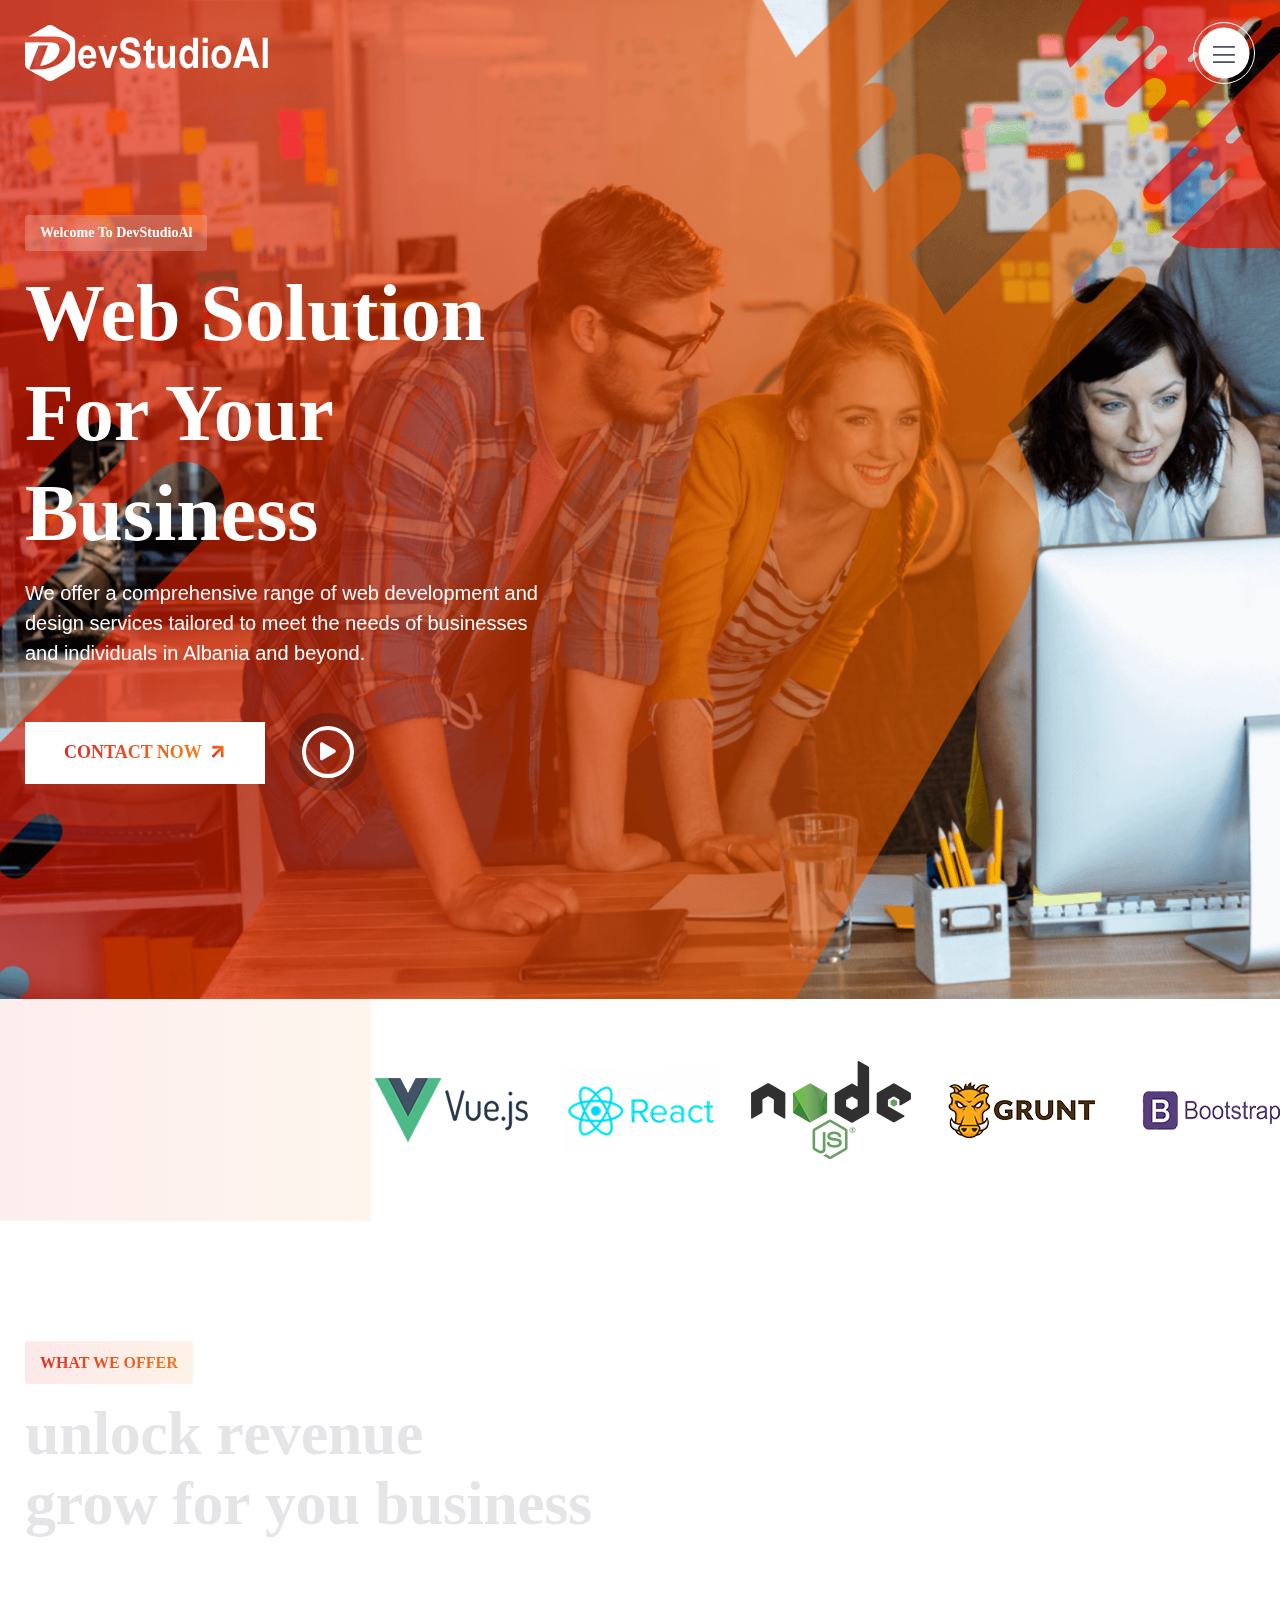
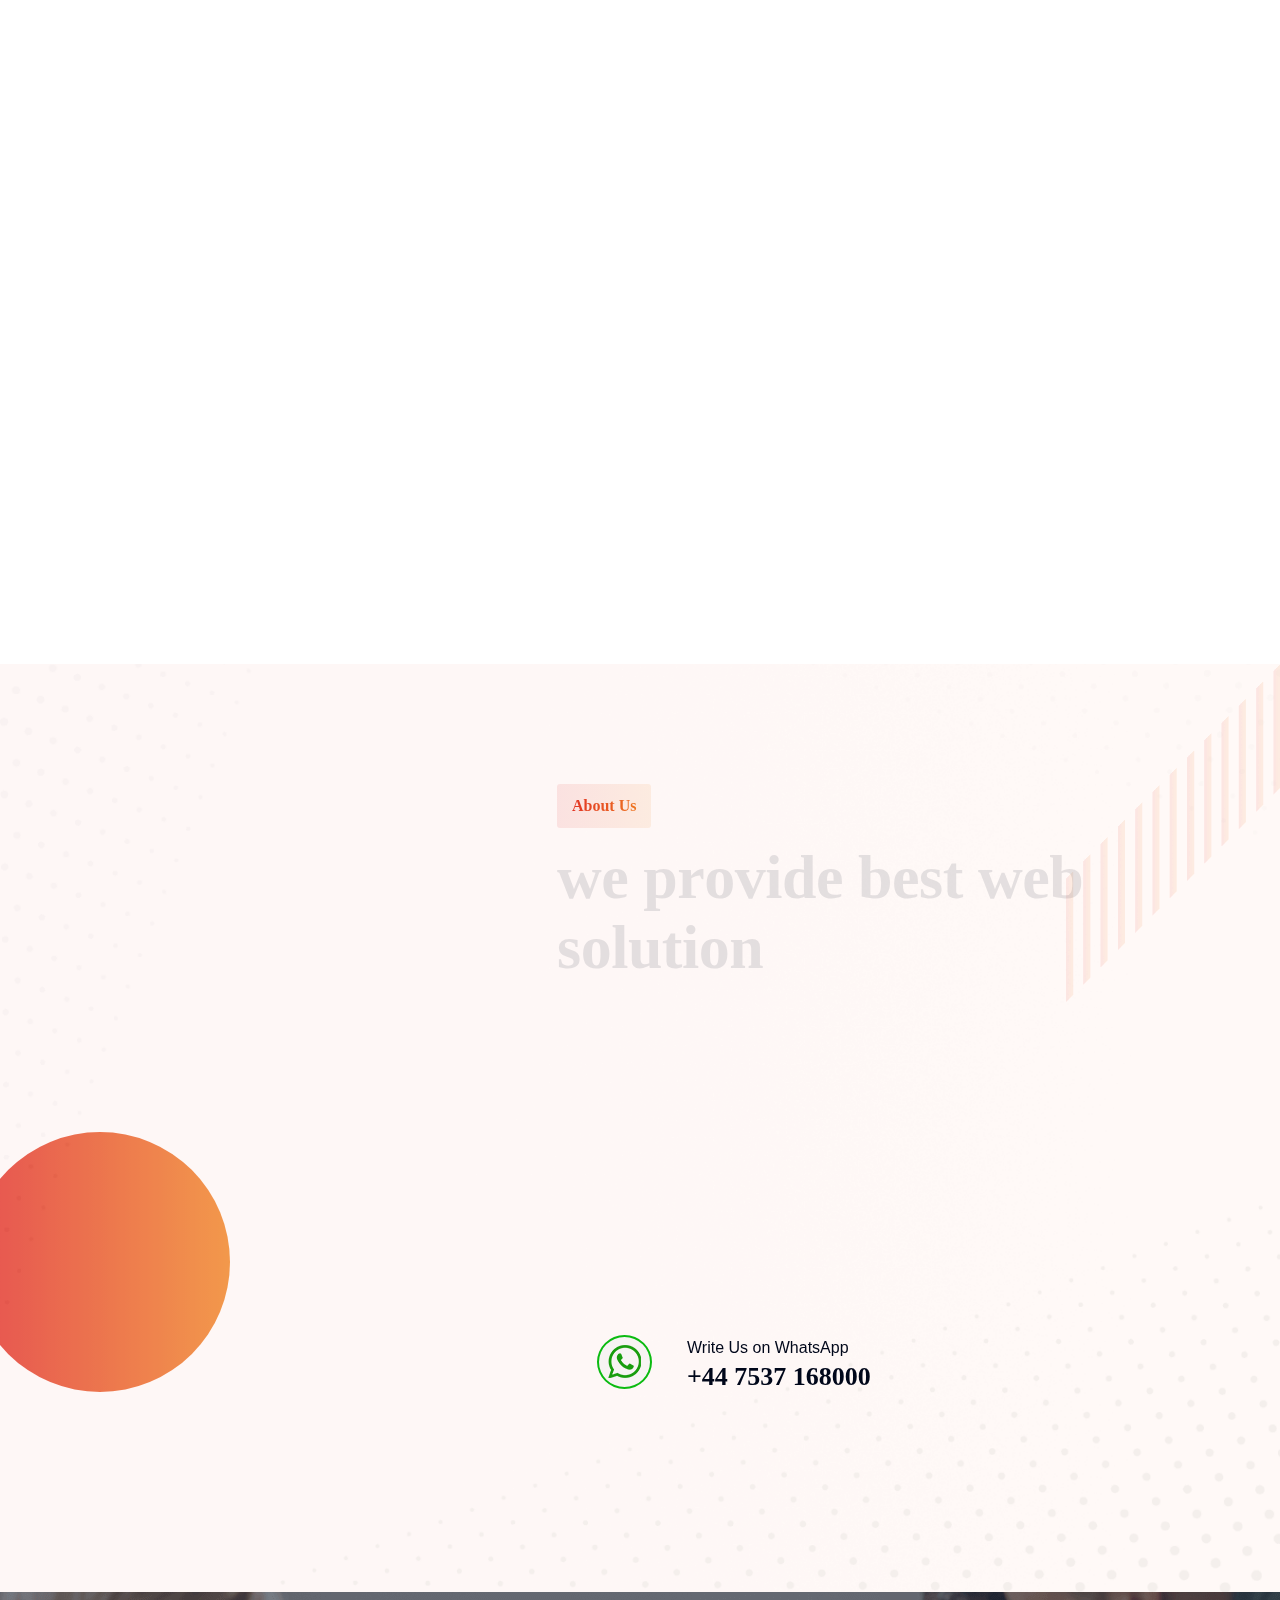
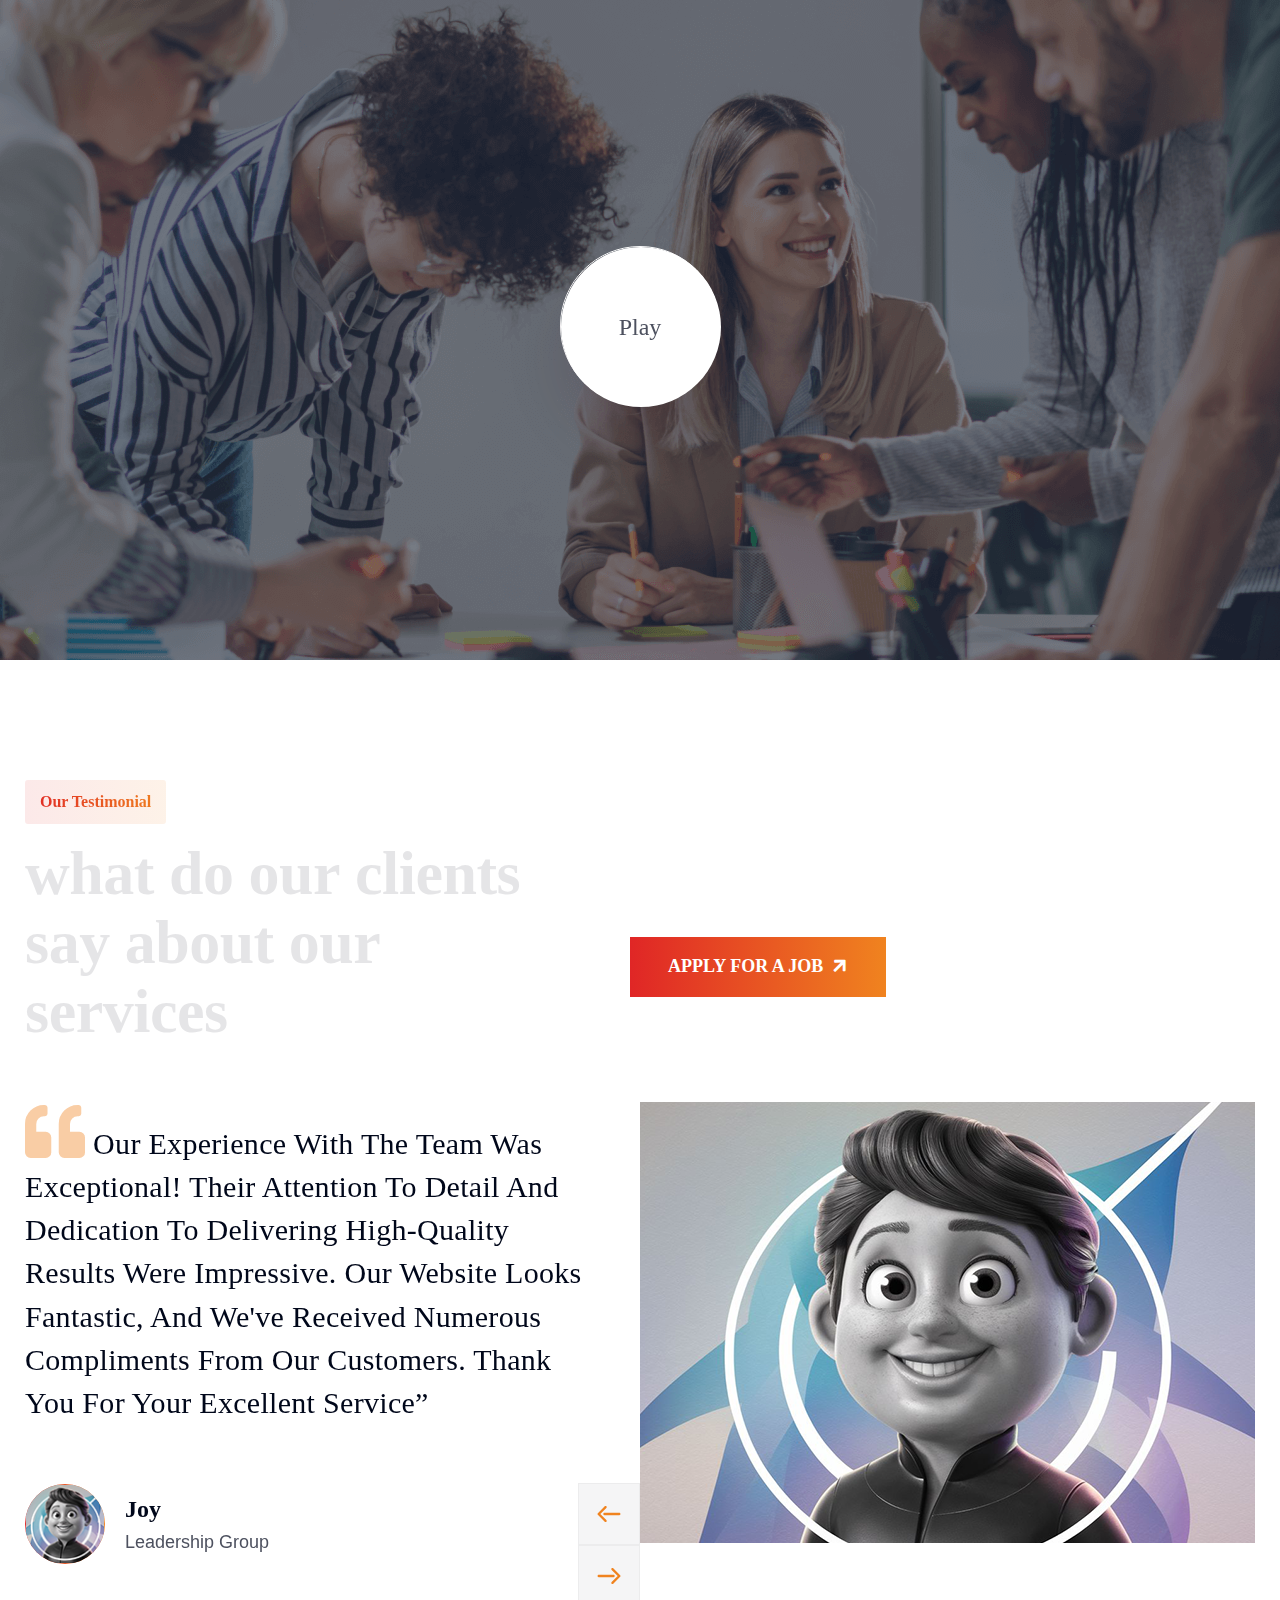
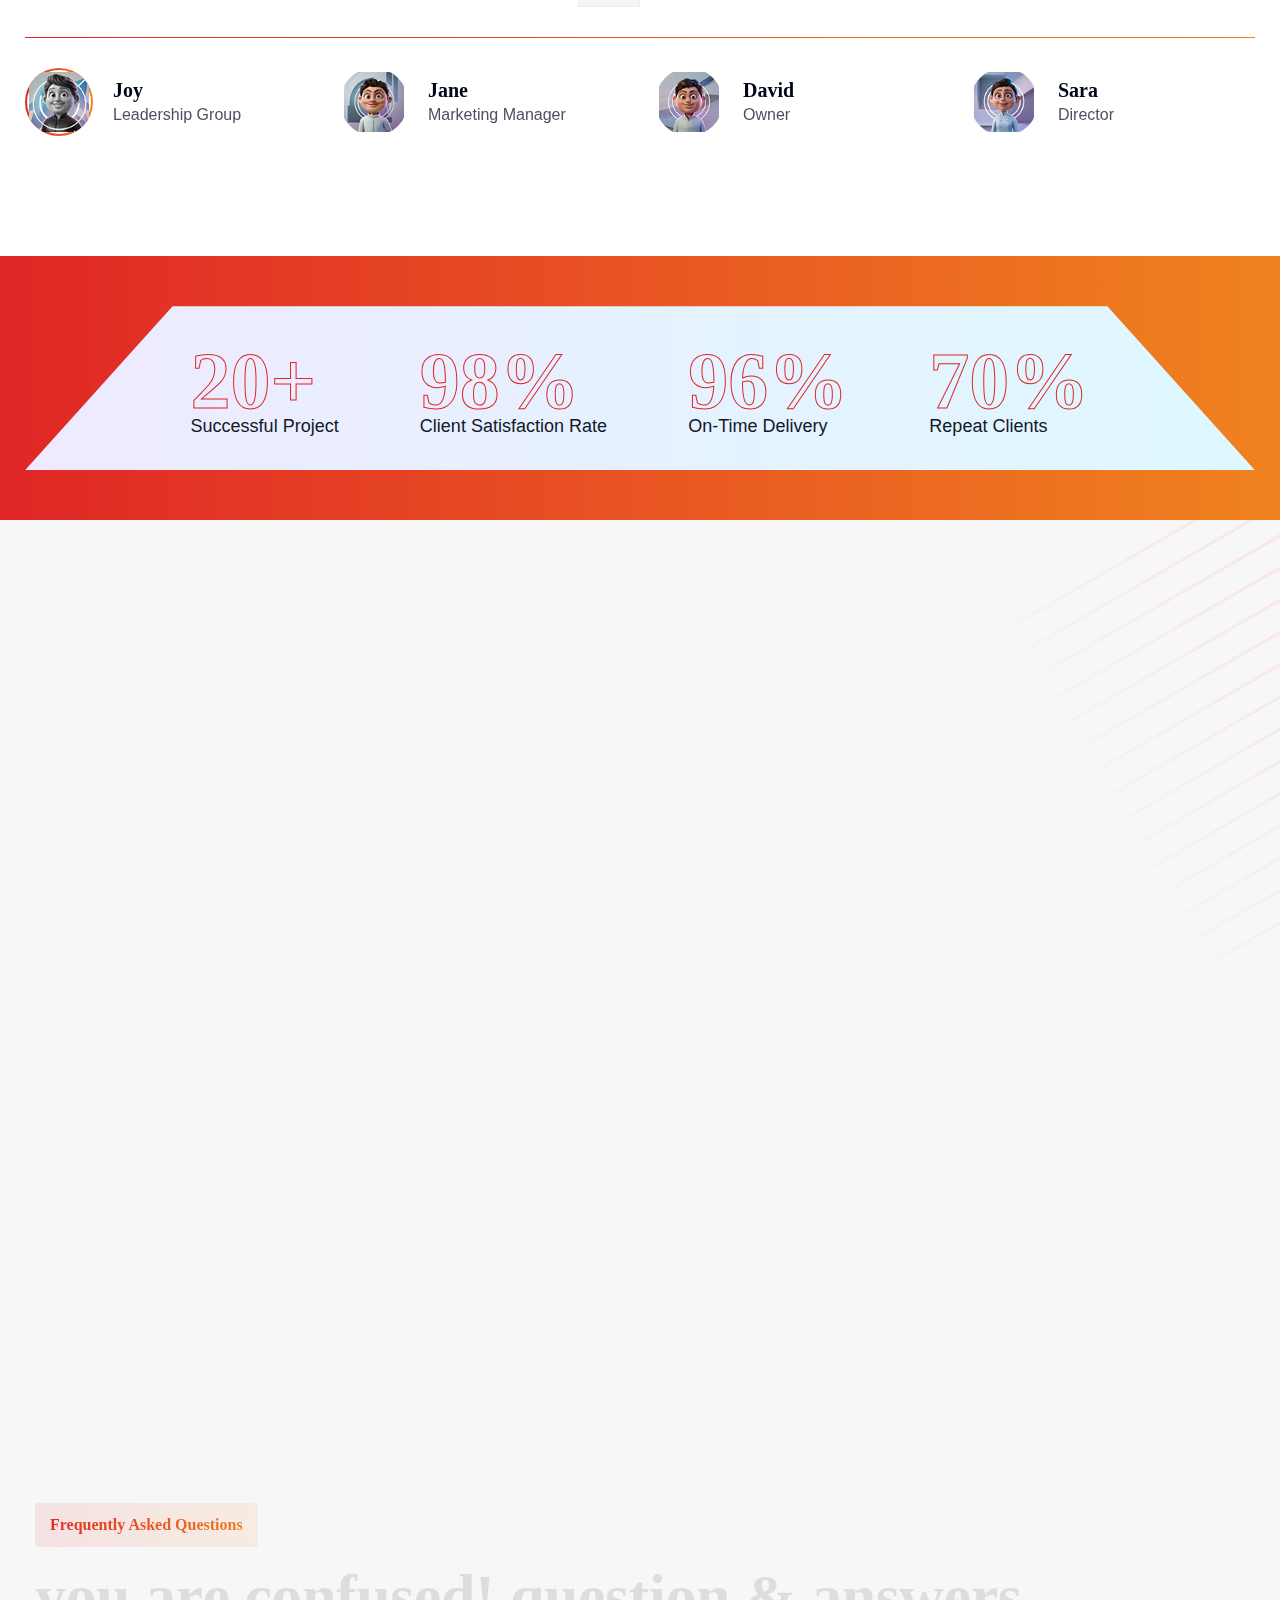
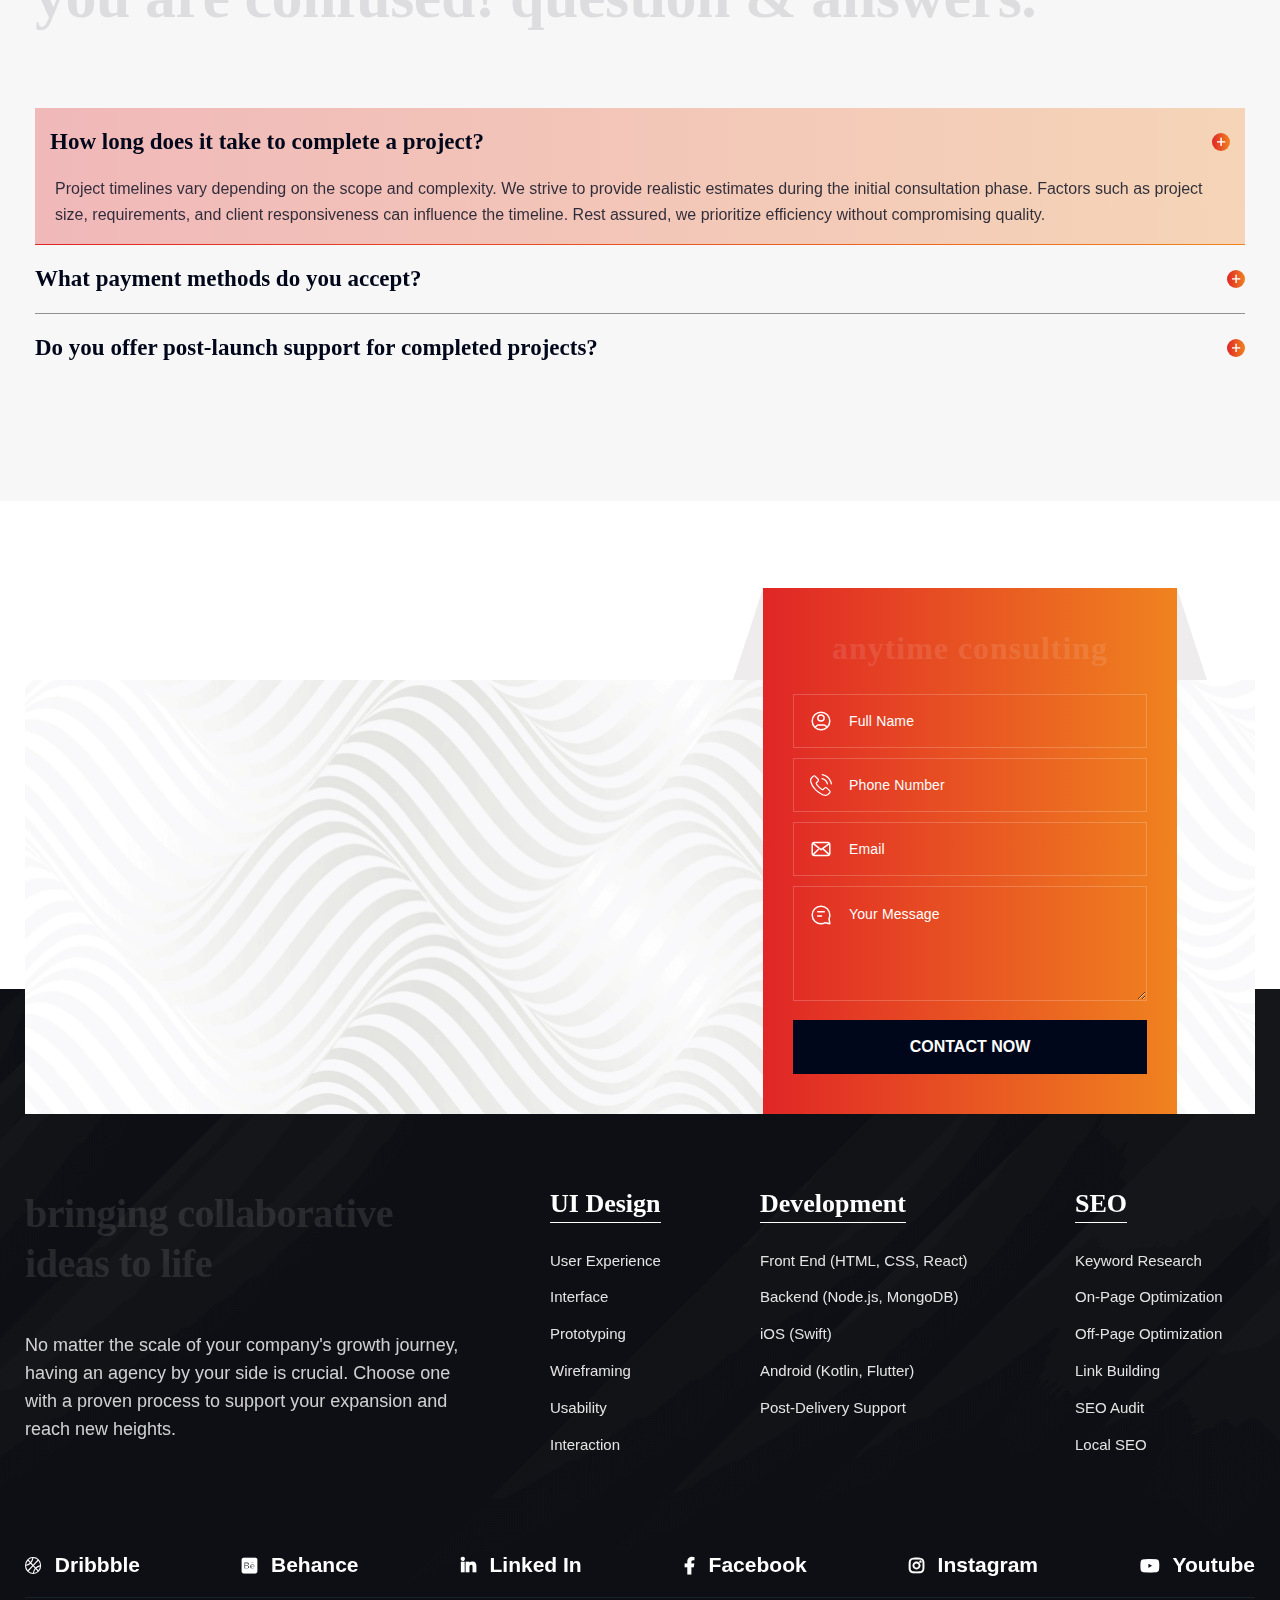
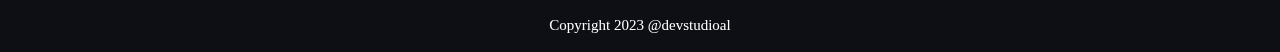
<file: redirect.html>
<!DOCTYPE html>
<html>
<head>
    <title>Redirecting...</title>
    <script>
        // Get the current URL
        var currentUrl = window.location.href;

        // Check if the URL ends with '/al'
        if (currentUrl.endsWith('/al')) {
            // Redirect to index_al.html
            window.location.href = 'index_al.html';
        } else {
            // Redirect to index.html
            window.location.href = 'index.html';
        }
    </script>
</head>
<body>
    <p>Redirecting...</p>
</body>
</html>
</file>
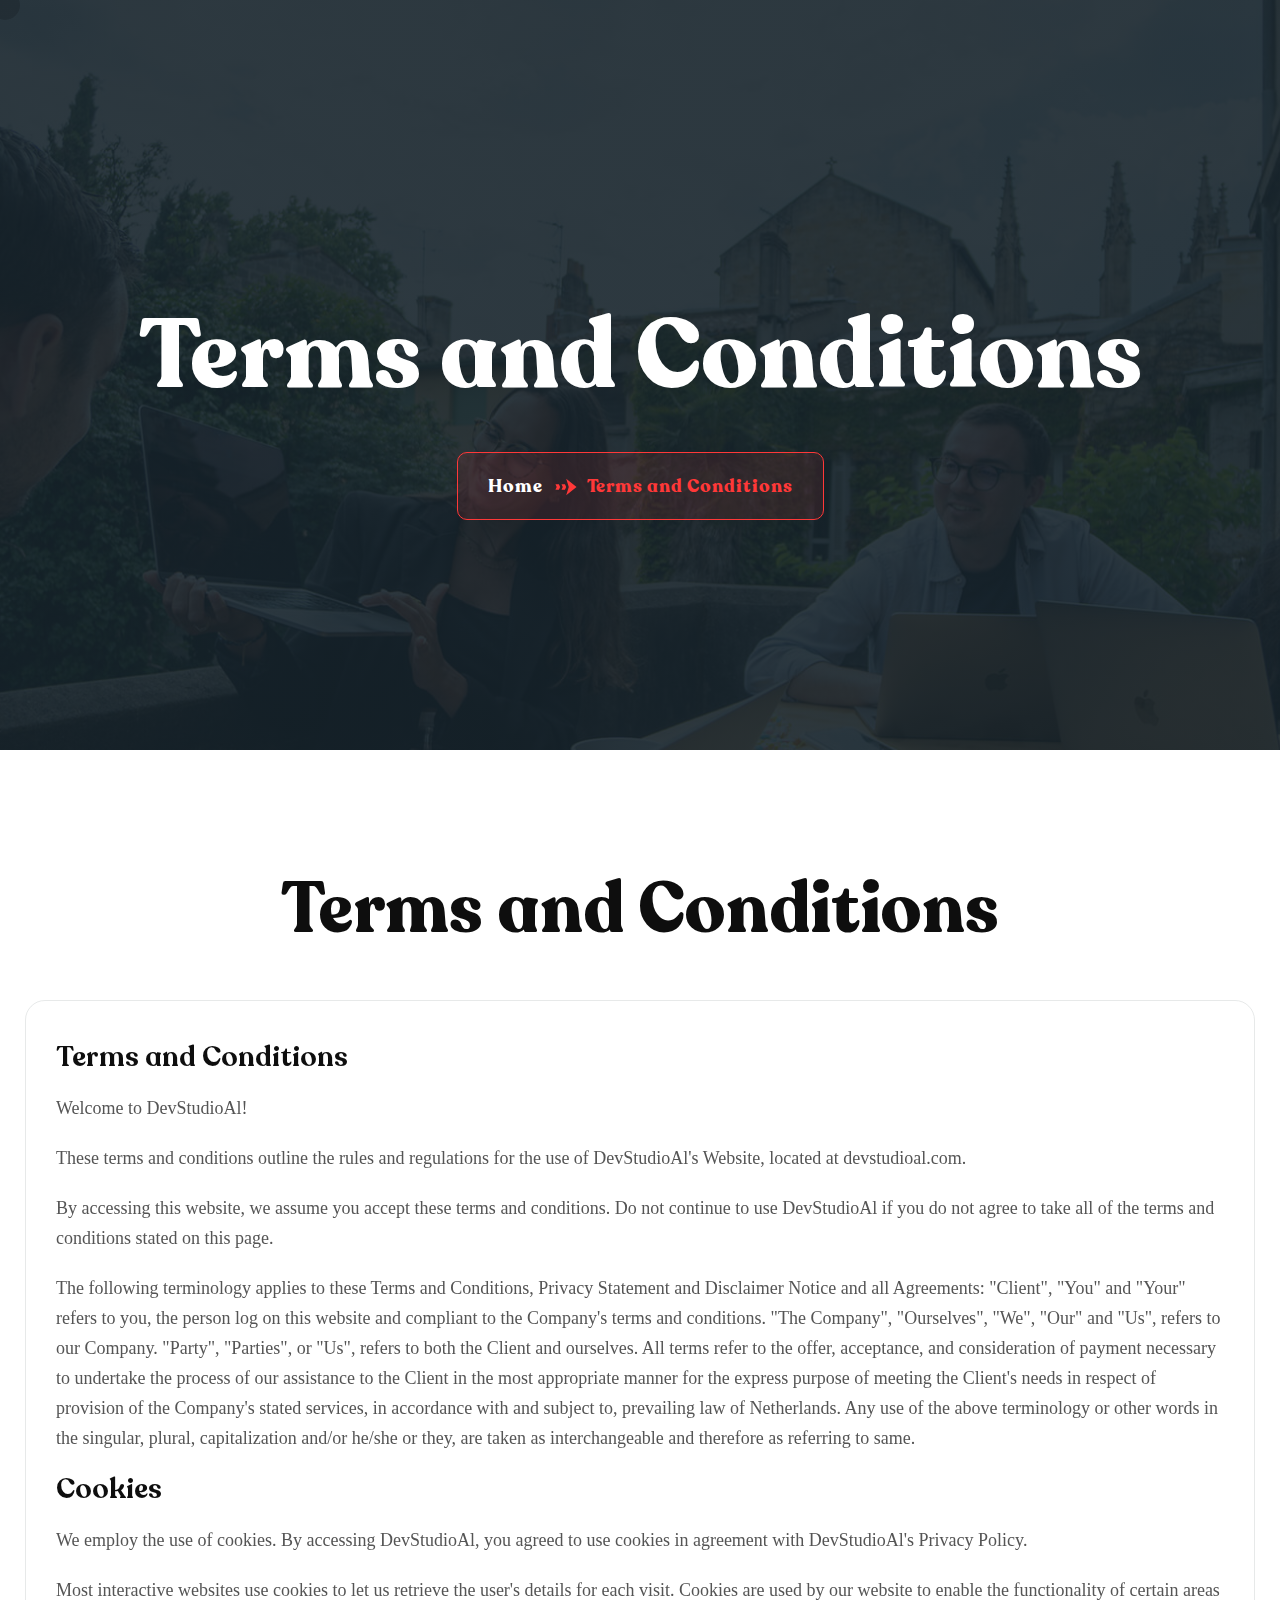
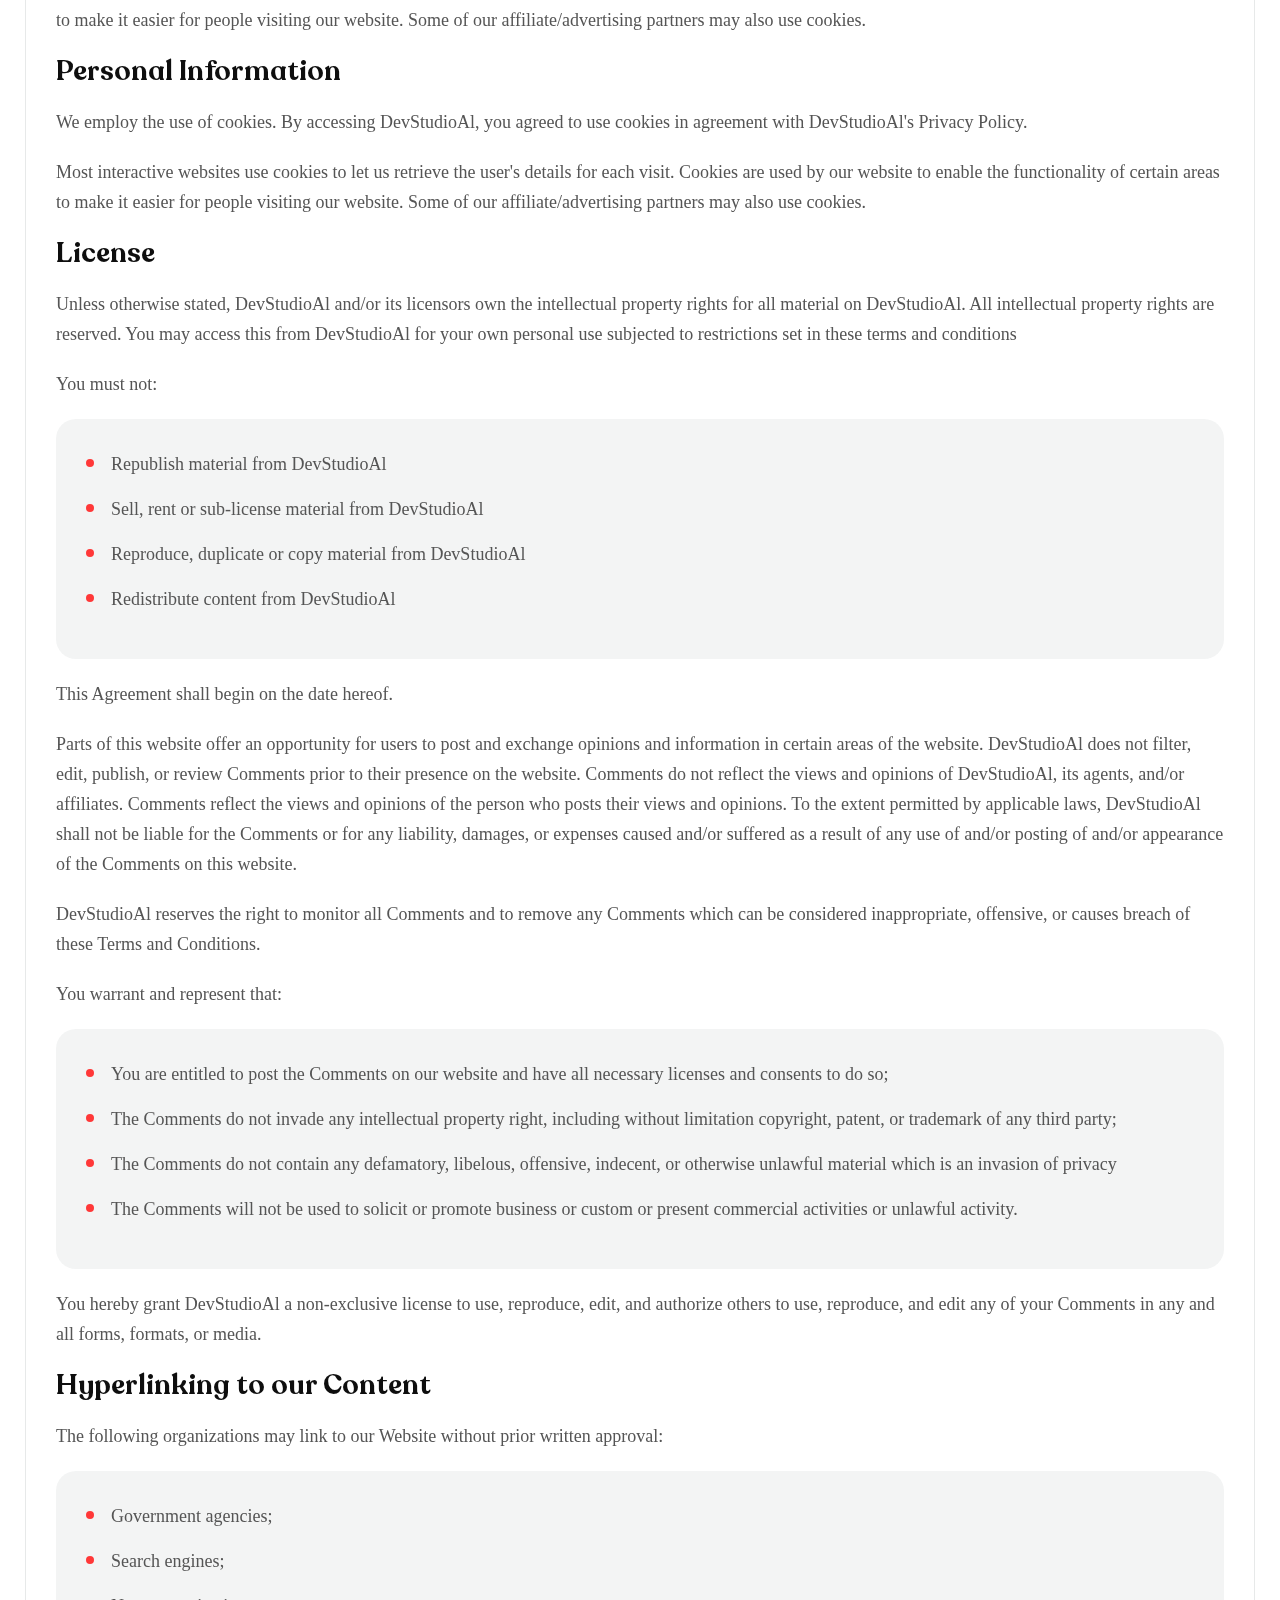
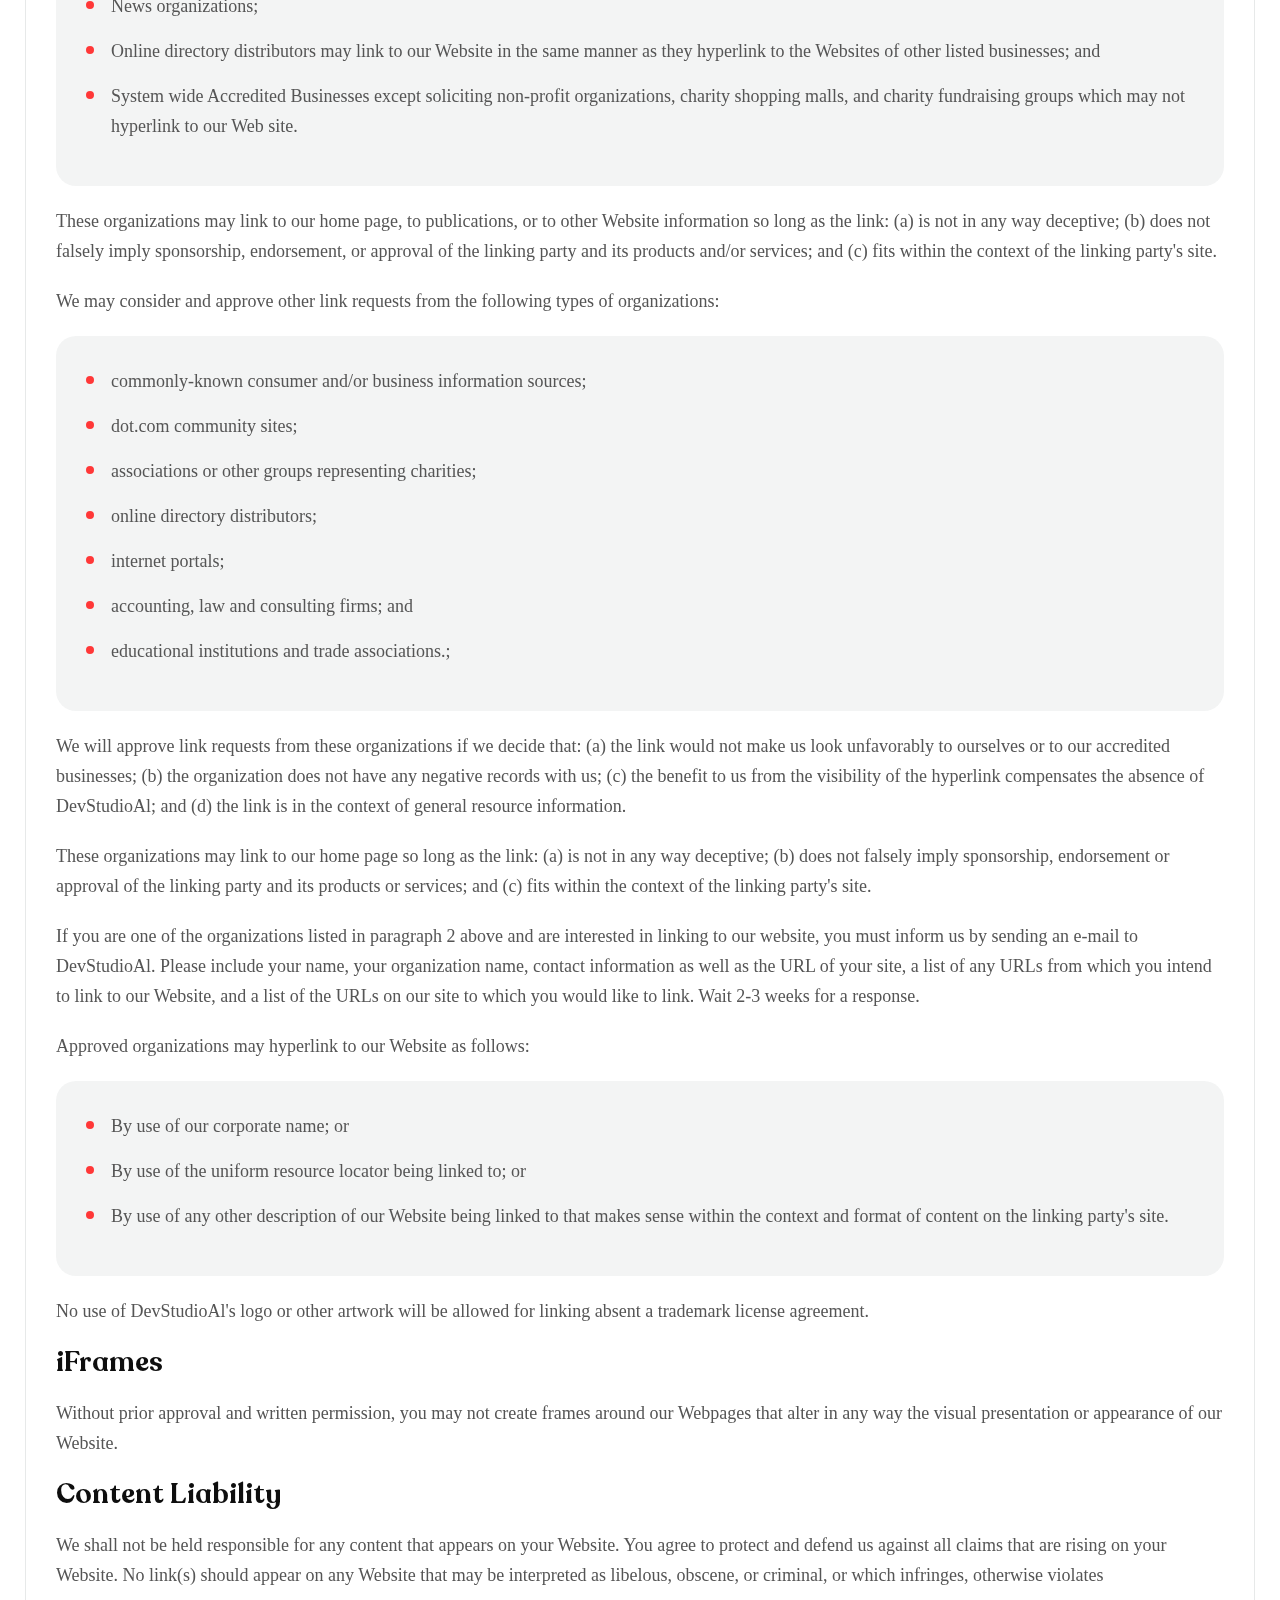
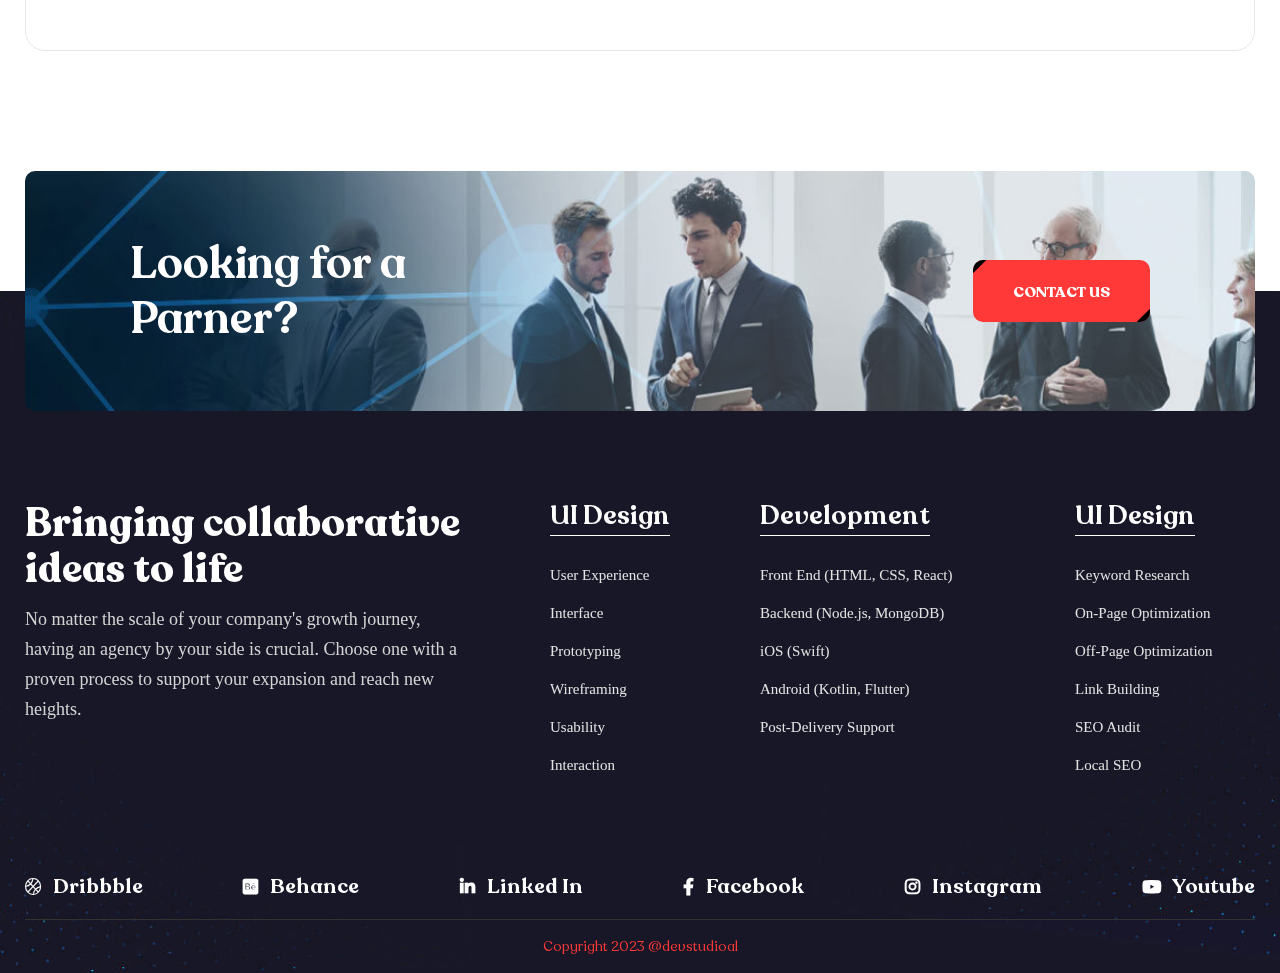
<file: terms-condition.html>
<!DOCTYPE html>
<html lang="en">
<head>
	<meta charset="UTF-8">
	<title>Terms and Conditions | DevStudioAl - Web Solution For Your Business</title>
	<meta name="description" content="Your comprehensive solution for Website Development, Web Design, Responsive Design, E-commerce Solutions, CMS, SEO Optimization, and Maintenance & Support. Based in Albania, trusted worldwide.">
	<meta name="keywords" content="Website Development, Web Design, Responsive Design, E-commerce, CMS, SEO, Maintenance, Support, Web Solutions, Albanian Development">
	<meta name="author" content="">
	<link rel="shortcut icon" href="assets/img/logo/f-icon.png" type="image/x-icon">
	<!-- Mobile Specific Meta -->
	<meta name="viewport" content="width=device-width, initial-scale=1">

	<link rel="stylesheet" href="assets/css/bootstrap.min.css">
	<link rel="stylesheet" href="assets/css/fontawesome.css">
	<link rel="stylesheet" href="assets/css/flaticon_aina.css">
	<link rel="stylesheet" href="assets/css/animate.css">
	<link rel="stylesheet" href="assets/css/global.css">
	<link rel="stylesheet" href="assets/css/swiper.min.css">
	<link rel="stylesheet" href="assets/css/magnific-popup.css">
	<link rel="stylesheet" href="assets/css/style.css">
</head>
<body class="home-1">
	<div id="preloader"></div>
	<div class="up">
		<a href="#" class="scrollup text-center"><i class="fas fa-chevron-up"></i></a>
	</div>
	<div class="cursor"></div>

<!-- Start of header section
	============================================= -->

<!-- End of header section
	============================================= -->
	

<!-- Start of breadcrumb section
	============================================= -->
	<section id="bi-breadcrumbs" class="bi-bredcrumbs-section position-relative" data-background="assets/img/bg/bread-bg.jpg">
		<div class="background_overlay"></div>
		<div class="container">
			<div class="bi-breadcrumbs-content headline ul-li text-center">
				<h2>Terms and Conditions</h2>
				<ul>
					<li><a href="index.html">Home</a></li>
					<li>Terms and Conditions</li>
				</ul>
			</div>
		</div>
	</section>	
<!-- Start of breadcrumb section
	============================================= -->

<!-- Start of privacy policy section
	============================================= -->
	<section id="bi-terms-condition" class="bi-terms-condition-section headline inner-page-padding">
		<div class="container">
			<h2>Terms and Conditions</h2>
			<div class="bi-terms-condition-content headline pera-content ul-li-block">
				<h3>Terms and Conditions</h3>
				<p>Welcome to DevStudioAl!</p>
                          <p>These terms and conditions outline the rules and regulations for the use of DevStudioAl's Website, located at devstudioal.com.</p>
                        <p>By accessing this website, we assume you accept these terms and conditions. Do not continue to use DevStudioAl if you do not agree to take all of the terms and conditions stated on this page.</p>
                       <p>The following terminology applies to these Terms and Conditions, Privacy Statement and Disclaimer Notice and all Agreements: "Client", "You" and "Your" refers to you, the person log on this website and compliant to the Company's terms and conditions. "The Company", "Ourselves", "We", "Our" and "Us", refers to our Company. "Party", "Parties", or "Us", refers to both the Client and ourselves. All terms refer to the offer, acceptance, and consideration of payment necessary to undertake the process of our assistance to the Client in the most appropriate manner for the express purpose of meeting the Client's needs in respect of provision of the Company's stated services, in accordance with and subject to, prevailing law of Netherlands. Any use of the above terminology or other words in the singular, plural, capitalization and/or he/she or they, are taken as interchangeable and therefore as referring to same.</p>
				<h3>Cookies</h3>
				<p>We employ the use of cookies. By accessing DevStudioAl, you agreed to use cookies in agreement with DevStudioAl's Privacy Policy.</p>
				<p>Most interactive websites use cookies to let us retrieve the user's details for each visit. Cookies are used by our website to enable the functionality of certain areas to make it easier for people visiting our website. Some of our affiliate/advertising partners may also use cookies.</p>
				<h3>Personal Information</h3>
				<p>We employ the use of cookies. By accessing DevStudioAl, you agreed to use cookies in agreement with DevStudioAl's Privacy Policy.</p>
				<p>Most interactive websites use cookies to let us retrieve the user's details for each visit. Cookies are used by our website to enable the functionality of certain areas to make it easier for people visiting our website. Some of our affiliate/advertising partners may also use cookies.</p>
				<h3>License</h3>
				<p>Unless otherwise stated, DevStudioAl and/or its licensors own the intellectual property rights for all material on DevStudioAl. All intellectual property rights are reserved. You may access this from DevStudioAl for your own personal use subjected to restrictions set in these terms and conditions</p>
				<p>You must not:</p>
				<ul>
					<li>Republish material from DevStudioAl</li>
					<li>Sell, rent or sub-license material from DevStudioAl </li>
					<li>Reproduce, duplicate or copy material from DevStudioAl </li>
					<li>Redistribute content from DevStudioAl </li>
				</ul>
				<p>This Agreement shall begin on the date hereof. </p>
				<p>Parts of this website offer an opportunity for users to post and exchange opinions and information in certain areas of the website. DevStudioAl does not filter, edit, publish, or review Comments prior to their presence on the website. Comments do not reflect the views and opinions of DevStudioAl, its agents, and/or affiliates. Comments reflect the views and opinions of the person who posts their views and opinions. 
				To the extent permitted by applicable laws, DevStudioAl shall not be liable for the Comments or for any liability, damages, or expenses caused and/or suffered as a result of any use of and/or posting of and/or appearance of the Comments on this website. </p>
				<p>DevStudioAl reserves the right to monitor all Comments and to remove any Comments which can be considered inappropriate, offensive, or causes breach of these Terms and Conditions. </p>
				<p>You warrant and represent that: </p>
                             <ul>
					<li>You are entitled to post the Comments on our website and have all necessary licenses and consents to do so; </li>
					<li>The Comments do not invade any intellectual property right, including without limitation copyright, patent, or trademark of any third party; </li>
					<li>The Comments do not contain any defamatory, libelous, offensive, indecent, or otherwise unlawful material which is an invasion of privacy </li>
					<li>The Comments will not be used to solicit or promote business or custom or present commercial activities or unlawful activity. </li>
				</ul>
				<p>You hereby grant DevStudioAl a non-exclusive license to use, reproduce, edit, and authorize others to use, reproduce, and edit any of your Comments in any and all forms, formats, or media. </p>
				<h3>Hyperlinking to our Content</h3>
				<p>The following organizations may link to our Website without prior written approval:</p>
                                <ul>
					<li>Government agencies; </li>
					<li>Search engines; </li>
					<li>News organizations;</li>
					<li>Online directory distributors may link to our Website in the same manner as they hyperlink to the Websites of other listed businesses; and</li>
					<li>System wide Accredited Businesses except soliciting non-profit organizations, charity shopping malls, and charity fundraising groups which may not hyperlink to our Web site.</li>
				</ul>	
				<p>These organizations may link to our home page, to publications, or to other Website information so long as the link: (a) is not in any way deceptive; (b) does not falsely imply sponsorship, endorsement, or approval of the linking party and its products and/or services; and (c) fits within the context of the linking party's site.</p>
				<p>We may consider and approve other link requests from the following types of organizations:</p>
                                      <ul>
					<li>commonly-known consumer and/or business information sources; </li>
					<li>dot.com community sites; </li>
					<li>associations or other groups representing charities;</li>
					<li>online directory distributors;</li>
					<li>internet portals;</li>
					    <li>accounting, law and consulting firms; and</li>
					      <li>educational institutions and trade associations.;</li>
				</ul>	
				
				<p>We will approve link requests from these organizations if we decide that: (a) the link would not make us look unfavorably to ourselves or to our accredited businesses; (b) the organization does not have any negative records with us; (c) the benefit to us from the visibility of the hyperlink compensates the absence of DevStudioAl; and (d) the link is in the context of general resource information.</p>
				<p>These organizations may link to our home page so long as the link: (a) is not in any way deceptive; (b) does not falsely imply sponsorship, endorsement or approval of the linking party and its products or services; and (c) fits within the context of the linking party's site.</p>
				<p>If you are one of the organizations listed in paragraph 2 above and are interested in linking to our website, you must inform us by sending an e-mail to DevStudioAl. Please include your name, your organization name, contact information as well as the URL of your site, a list of any URLs from which you intend to link to our Website, and a list of the URLs on our site to which you would like to link. Wait 2-3 weeks for a response.</p>
				<p>Approved organizations may hyperlink to our Website as follows:
				 <ul>
					<li>By use of our corporate name; or </li>
					<li>By use of the uniform resource locator being linked to; or </li>
					<li>By use of any other description of our Website being linked to that makes sense within the context and format of content on the linking party's site.</li>
				</ul>
				<p>No use of DevStudioAl's logo or other artwork will be allowed for linking absent a trademark license agreement.</p>
				<h3>iFrames</h3>
				<p>Without prior approval and written permission, you may not create frames around our Webpages that alter in any way the visual presentation or appearance of our Website.</p>
				<h3>Content Liability</h3>
				<p>We shall not be held responsible for any content that appears on your Website. You agree to protect and defend us against all claims that are rising on your Website. No link(s) should appear on any Website that may be interpreted as libelous, obscene, or criminal, or which infringes, otherwise violates</p>
			</div>
		</div>
	</section>
<!-- End of privacy policy section
	============================================= -->		

<!-- Start of Footer  section
	============================================= -->
	<footer id="bi-footer" class="bi-footer-section" data-background="assets/img/bg/footer-bg.jpg">
		<div class="bi-footer-cta position-relative">
			<div class="container">
				<div class="bi-footer-cta-content headline d-flex align-items-center  justify-content-between flex-wrap" data-background="assets/img/bg/cta-bg.jpg">
					<div class="bi-footer-cta-text"> 
						<h3>Looking for a
						 Parner?</h3>
					</div>
					<div class="bi-cta-btn">
						<div class="bi-btn-1  bi-btn-area text-uppercase">
							<a class="bi-btn-main  bi-btn-hover bi-btn-item" href="contact.html">  <span></span> Contact Us</a>
						</div>
					</div>
				</div>
			</div>
		</div>
		<div class="bi-footer-widget-content">
			<div class="container">
				<div class="row">
					<div class="col-lg-5">
						<div class="bi-footer-widget headline pera-content ul-li-block">
							<div class="about-widget">
								<h3>Bringing collaborative ideas to life</h3>
								<p>
									No matter the scale of your company's growth journey, having an agency by your side is crucial. Choose one with a proven process to support your expansion and reach new heights.
								</p>
							</div>
						</div>
					</div>
					<div class="col-lg-2">
						<div class="bi-footer-widget headline pera-content ul-li-block">
							<div class="menu-widget">
								<h3 class="widget-title">UI Design</h3>
								<ul>
									 <li><a href="#" onclick="return false;">User Experience</a></li>
                                    <li><a href="#" onclick="return false;">Interface</a></li>
                                    <li><a href="#" onclick="return false;">Prototyping</a></li>
                                    <li><a href="#" onclick="return false;">Wireframing</a></li>
                                   <li><a href="#" onclick="return false;">Usability</a></li>
                                    <li><a href="#" onclick="return false;">Interaction</a></li>
								</ul>
							</div>
						</div>
					</div>
					<div class="col-lg-3">
						<div class="bi-footer-widget headline pera-content ul-li-block">
							<div class="menu-widget">
								<h3 class="widget-title">Development</h3>
								<ul>
                                    <li><a href="#" onclick="return false;">Front End (HTML, CSS, React)</a></li>
                                    <li><a href="#" onclick="return false;">Backend (Node.js, MongoDB)</a></li>
                                     <li><a href="#" onclick="return false;">iOS (Swift)</a></li>
                                     <li><a href="#" onclick="return false;">Android (Kotlin, Flutter)</a></li>
                                      <li><a href="#" onclick="return false;">Post-Delivery Support</a></li>
								</ul>
							</div>
						</div>
					</div>
					<div class="col-lg-2">
						<div class="bi-footer-widget headline pera-content ul-li-block">
							<div class="menu-widget">
								<h3 class="widget-title">UI Design</h3>
								<ul>
                                    <li><a href="#" onclick="return false;">Keyword Research</a></li>
                                    <li><a href="#" onclick="return false;">On-Page Optimization</a></li>
                                    <li><a href="#" onclick="return false;">Off-Page Optimization</a></li>
                                    <li><a href="#" onclick="return false;">Link Building</a></li>
                                    <li><a href="#" onclick="return false;">SEO Audit</a></li>
                                    <li><a href="#" onclick="return false;">Local SEO</a></li>
								</ul>
							</div>
						</div>
					</div>
				</div>
			</div>
		</div>
		<div class="bi-footer-social">
			<div class="container">
				<div class="bi-footer-social-content ul-li">
					<ul>
						<li><a href="#"><i class="fal fa-basketball-ball"></i> Dribbble </a></li>
						<li><a href="#"><i class="fab fa-behance-square"></i>  Behance  </a></li>
						<li><a href="#"><i class="fab fa-linkedin-in"></i> Linked In    </a></li>
						<li><a href="#"><i class="fab fa-facebook-f"></i> Facebook  </a></li>
						<li><a href="#"><i class="fab fa-instagram"></i> Instagram  </a></li>
						<li><a href="#"><i class="fab fa-youtube"></i> Youtube </a></li>
					</ul>
				</div>
			</div>
		</div>
		<div class="bi-footer-copyright text-center">
			      Copyright 2023 @devstudioal
		</div>
	</footer>	
<!-- End of Footer  section
	============================================= -->	
	

	
	<!-- For Js Library -->
	<script src="assets/js/jquery-3.6.0.min.js"></script>
    <script src="assets/js/bootstrap.bundle.min.js"></script>
    <script src="assets/js/swiper-bundle.min.js"></script>
    <script src="assets/js/appear.js"></script>
    <script src="assets/js/counter.js"></script>
    <script src="assets/js/gsap.min.js"></script>
    <script src="assets/js/knob.js"></script>
    <script src="assets/js/jquery.magnific-popup.min.js"></script>
    <script src="assets/js/jquery.counterup.min.js"></script>
    <script src="assets/js/waypoints.min.js"></script>
    <script src="assets/js/parallax.min.js"></script>
    <script src="assets/js/ScrollTrigger.min.js"></script>
    <script src="assets/js/ScrollToPlugin.min.js"></script>
    <script src="assets/js/ScrollSmoother.min.js"></script>
    <script src="assets/js/SplitText.min.js"></script>
    <script src="assets/js/jquery.filterizr.js"></script>
    <script src="assets/js/imagesloaded.pkgd.min.js"></script>
    <script src="assets/js/hover-revel.js"></script>
    <script src="assets/js/split-type.min.js"></script>
    <script src="assets/js/parallax-scroll.js"></script>
    <script src="assets/js/jquery.marquee.min.js"></script>
    <script src="assets/js/wow.min.js"></script>
    <script src="assets/js/jquery.meanmenu.min.js"></script>
    <script src="assets/js/tilt.jquery.min.js"></script>
    <script src="assets/js/matter.min.js"></script>
    <script src="assets/js/script.js"></script>
</body>
</html>
</file>
<file: assets/css/flaticon_aina.css>
@font-face {
    font-family: "flaticon_aina";
    src: url("../fonts/flaticon_aina.ttf?958265746a0f912f42eb35677320f5e9") format("truetype"),
url("../fonts/flaticon_aina.woff?958265746a0f912f42eb35677320f5e9") format("woff"),
url("../fonts/flaticon_aina.woff2?958265746a0f912f42eb35677320f5e9") format("woff2"),
url("../fonts/flaticon_aina.eot?958265746a0f912f42eb35677320f5e9#iefix") format("embedded-opentype"),
url("../fonts/flaticon_aina.svg?958265746a0f912f42eb35677320f5e9#flaticon_aina") format("svg");
}

i[class^="flaticon-"]:before, i[class*=" flaticon-"]:before {
    font-family: flaticon_aina !important;
    font-style: normal;
    font-weight: normal !important;
    font-variant: normal;
    text-transform: none;
    line-height: 1;
    -webkit-font-smoothing: antialiased;
    -moz-osx-font-smoothing: grayscale;
}

.flaticon-shopping-bag:before {
    content: "\f101";
}
.flaticon-vision:before {
    content: "\f102";
}
.flaticon-coding:before {
    content: "\f103";
}
.flaticon-idea:before {
    content: "\f104";
}
.flaticon-artificial-intelligence:before {
    content: "\f105";
}
.flaticon-artificial-intelligence-1:before {
    content: "\f106";
}
.flaticon-4k:before {
    content: "\f107";
}
.flaticon-save:before {
    content: "\f108";
}
.flaticon-broadcast:before {
    content: "\f109";
}
.flaticon-broadcast-1:before {
    content: "\f10a";
}
.flaticon-artificial-intelligence-2:before {
    content: "\f10b";
}
.flaticon-laptop:before {
    content: "\f10c";
}
.flaticon-4k-1:before {
    content: "\f10d";
}
.flaticon-tablet:before {
    content: "\f10e";
}
.flaticon-speed:before {
    content: "\f10f";
}
.flaticon-logo:before {
    content: "\f110";
}
.flaticon-speedometer:before {
    content: "\f111";
}
.flaticon-high-speed:before {
    content: "\f112";
}
.flaticon-television:before {
    content: "\f113";
}
.flaticon-connection:before {
    content: "\f114";
}
.flaticon-workers:before {
    content: "\f115";
}
.flaticon-technical-support:before {
    content: "\f116";
}
.flaticon-advanced:before {
    content: "\f117";
}
.flaticon-rating:before {
    content: "\f118";
}
.flaticon-earth-grid:before {
    content: "\f119";
}
.flaticon-brand:before {
    content: "\f11a";
}
.flaticon-support:before {
    content: "\f11b";
}
.flaticon-broadcast-3:before {
    content: "\f11c";
}
.flaticon-worker:before {
    content: "\f11d";
}
.flaticon-team:before {
    content: "\f11e";
}
.flaticon-networking:before {
    content: "\f11f";
}
.flaticon-settings:before {
    content: "\f120";
}
.flaticon-star:before {
    content: "\f121";
}
.flaticon-motivation:before {
    content: "\f122";
}
.flaticon-start-up:before {
    content: "\f123";
}
.flaticon-discover:before {
    content: "\f124";
}
.flaticon-live-streaming:before {
    content: "\f125";
}
.flaticon-play-button:before {
    content: "\f126";
}
.flaticon-maintenance:before {
    content: "\f127";
}
.flaticon-analytics:before {
    content: "\f128";
}
.flaticon-management:before {
    content: "\f129";
}
.flaticon-right-arrow:before {
    content: "\f12a";
}
.flaticon-house:before {
    content: "\f12b";
}
.flaticon-right-arrow-1:before {
    content: "\f12c";
}
.flaticon-arrow:before {
    content: "\f12d";
}
.flaticon-helmet:before {
    content: "\f12e";
}
.flaticon-profit:before {
    content: "\f12f";
}
.flaticon-growth-graph:before {
    content: "\f130";
}
.flaticon-engineering:before {
    content: "\f131";
}
.flaticon-surf:before {
    content: "\f132";
}
.flaticon-satellite-dish:before {
    content: "\f133";
}
.flaticon-design-thinking:before {
    content: "\f134";
}
.flaticon-phone:before {
    content: "\f135";
}
.flaticon-search:before {
    content: "\f136";
}
.flaticon-brain:before {
    content: "\f137";
}
.flaticon-security:before {
    content: "\f138";
}
.flaticon-brain-1:before {
    content: "\f139";
}
.flaticon-chip:before {
    content: "\f13a";
}
.flaticon-bulb:before {
    content: "\f13b";
}
.flaticon-broadcast-4:before {
    content: "\f13c";
}
.flaticon-chatting:before {
    content: "\f13d";
}
</file>
<file: assets/css/global.css>
:root {
    --heading: 'RecoletaAlt';
    --heading-2: 'Unbounded';
    --body-font: 'Inter';
    --body-color: #555555 ;
    --base-color: #FF3838;
    --title-color: #0e0e0e;
    --body-bg-color: #171926;
}
</file>
